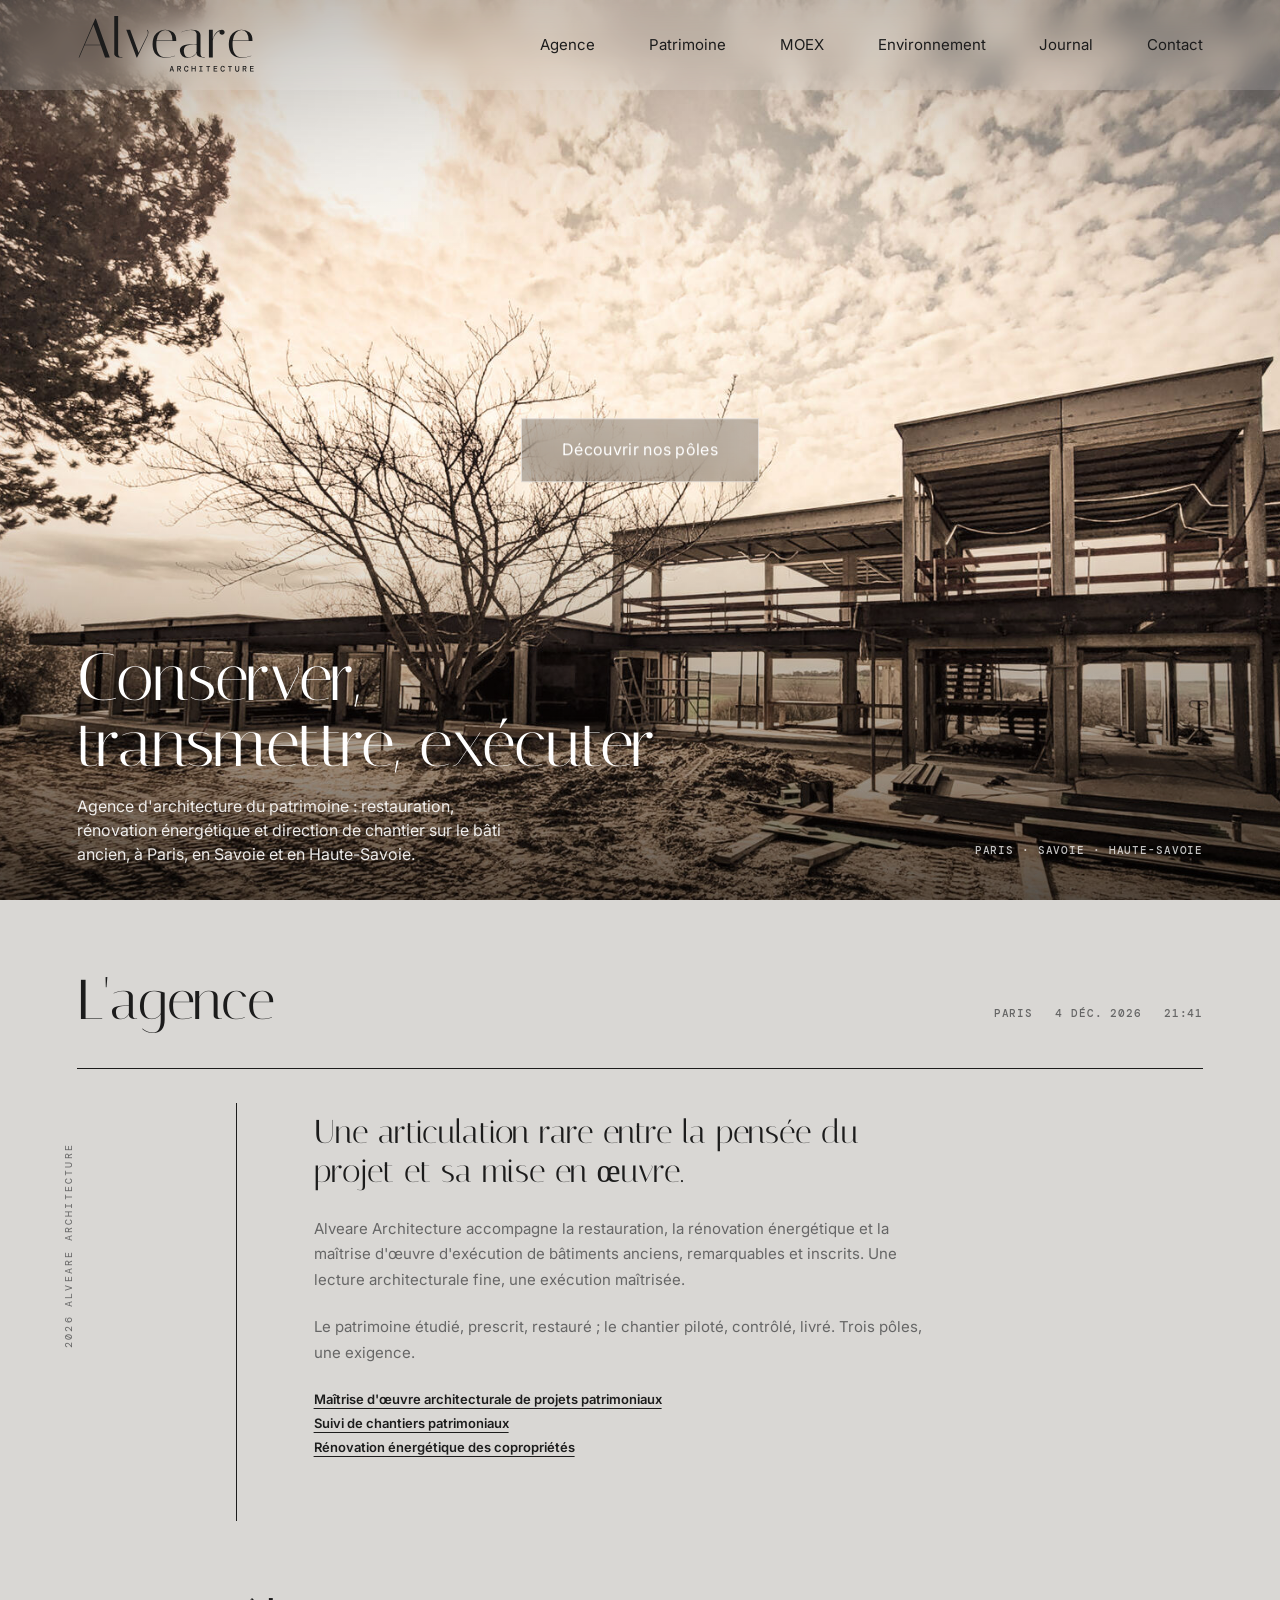
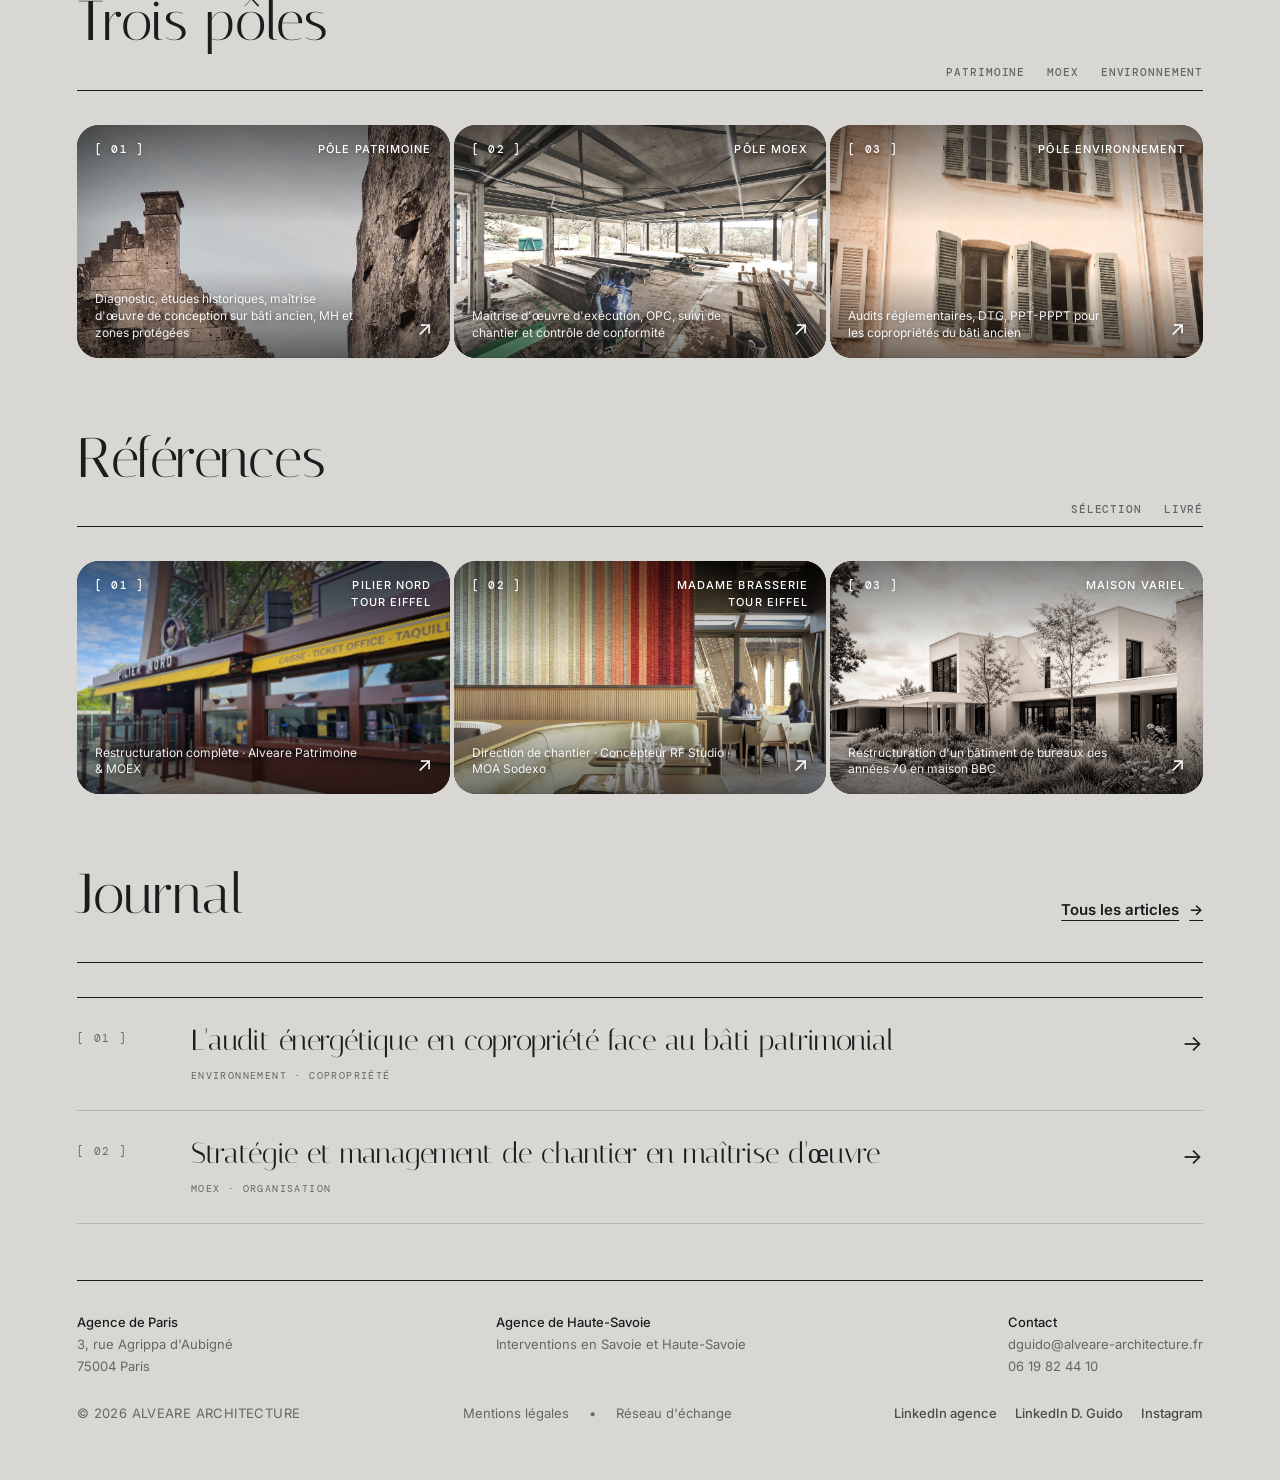
<file: index.html>
<!DOCTYPE html>
<html lang="fr">
<head>
<meta charset="utf-8">
<meta name="viewport" content="width=device-width, initial-scale=1">
<title>Alveare Architecture — Agence d'architecture du patrimoine, Paris 04</title>
<meta name="description" content="Alveare Architecture, agence d'architecture du patrimoine à Paris (75004) et en Savoie/Haute-Savoie : maîtrise d'œuvre patrimoniale, rénovation énergétique et exécution de chantier sur le bâti ancien.">
<meta property="og:title" content="Alveare Architecture — Agence d'architecture du patrimoine, Paris 04">
<meta property="og:description" content="Alveare Architecture, agence d'architecture du patrimoine à Paris (75004) et en Savoie/Haute-Savoie : maîtrise d'œuvre patrimoniale, rénovation énergétique et exécution de chantier sur le bâti ancien.">
<meta property="og:image" content="assets/img/hero.jpg">
<link rel="icon" href="assets/favicon.svg" type="image/svg+xml">
<link rel="preconnect" href="https://fonts.googleapis.com">
<link rel="preconnect" href="https://fonts.gstatic.com" crossorigin>
<link rel="stylesheet" href="style.css">
</head>
<body class="page-home">
<a class="skip-link" href="#main">Aller au contenu</a>

<div class="home-hero-wrap">
  <header class="site-nav">
  <a class="logo" href="index.html" aria-label="Alveare Architecture, accueil"><svg xmlns="http://www.w3.org/2000/svg" fill="none" viewBox="0 0 482 168" role="img" aria-label="Alveare Architecture"><title>Alveare Architecture</title><path fill="currentColor" d="M6.3 118.0H4.5L49.35 13.0L51.0 12.25L88.8 118.0H76.05L64.35 85.0H20.55ZM44.699999999999996 29.200000000000003 21.15 83.5H63.9ZM118.35 118.0Q105.14999999999999 118.0 101.7 111.1Q100.95 109.6 100.95 108.4V5.650000000000006H111.44999999999999V107.35Q111.44999999999999 111.7 113.17499999999998 114.025Q114.89999999999999 116.35 116.69999999999999 116.5L118.35 116.8H123.0V118.0ZM189.6 43.900000000000006 190.5 43.0Q191.1 43.3 192.075 44.8Q193.05 46.3 193.275 47.5Q193.5 48.7 193.5 49.75Q193.5 53.8 191.7 58.0L162.9 118.0H161.4L133.5 43.0H144.0L166.95 105.1L190.2 58.0Q192.0 54.85 192.0 50.5Q192.0 46.150000000000006 189.6 43.900000000000006ZM214.95 81.4Q214.95 100.0 221.475 108.7Q228.0 117.4 238.65 117.4Q253.65 117.4 265.35 112.9L265.8 113.95Q253.8 118.6 238.72500000000002 118.6Q223.65 118.6 214.2 109.6Q204.75 100.6 204.75 81.85Q204.75 63.1 214.65 52.75Q224.55 42.400000000000006 239.85 42.400000000000006Q252.15 42.400000000000006 260.55 49.75Q268.95 57.1 268.95 71.5Q268.95 72.25 268.95 73.0H215.4Q214.95 77.05000000000001 214.95 81.4ZM215.55 71.80000000000001H258.75Q258.6 57.400000000000006 253.20000000000002 50.50000000000001Q247.8 43.60000000000001 239.25 43.60000000000001Q230.7 43.60000000000001 224.02499999999998 51.10000000000001Q217.35 58.6 215.55 71.80000000000001ZM341.55 118.0Q331.35 118.0 327.6 114.1Q324.15000000000003 110.8 324.15000000000003 108.4V105.25Q316.8 118.6 300.6 118.6Q281.70000000000005 118.6 279.15000000000003 101.5Q278.85 99.7 278.85 97.825Q278.85 95.95 279.45000000000005 93.7Q280.05 91.45 282.90000000000003 88.75Q288.6 83.35 307.95000000000005 82.15Q312.75 81.7 316.8 81.7Q320.85 81.7 324.15000000000003 82.0V57.1Q323.85 56.95 324.15000000000003 55.675000000000004Q324.45000000000005 54.400000000000006 323.625 52.37500000000001Q322.8 50.35000000000001 321.45000000000005 48.400000000000006Q320.1 46.45 316.65000000000003 45.025000000000006Q313.20000000000005 43.60000000000001 307.65000000000003 43.60000000000001Q302.1 43.60000000000001 294.675 45.62500000000001Q287.25 47.650000000000006 283.8 49.60000000000001L283.20000000000005 48.55Q296.55 42.400000000000006 310.35 42.400000000000006Q325.8 42.400000000000006 330.75 47.95Q334.65000000000003 52.3 334.65000000000003 57.1V107.35Q334.65000000000003 111.7 336.375 114.025Q338.1 116.35 339.90000000000003 116.5L341.55 116.8H346.20000000000005V118.0ZM303.0 117.4Q310.95000000000005 117.4 317.32500000000005 111.92500000000001Q323.70000000000005 106.45 324.15000000000003 101.35V83.2Q320.1 82.9 315.975 82.9Q311.85 82.9 307.8 83.35Q296.40000000000003 84.7 292.95000000000005 88.45Q289.5 92.2 289.5 98.8Q289.5 100.0 289.65000000000003 101.5Q291.0 117.4 303.0 117.4ZM386.1 49.45V46.3Q379.35 49.0 373.80000000000007 57.175Q368.25000000000006 65.35 367.95000000000005 72.55000000000001V118.0H357.45000000000005V43.0H367.95000000000005V66.85Q370.35 58.150000000000006 377.1 50.425000000000004Q383.85 42.7 392.40000000000003 42.400000000000006H393.00000000000006Q396.00000000000006 42.400000000000006 398.0250000000001 44.425000000000004Q400.05000000000007 46.45 400.05000000000007 49.45Q400.05000000000007 52.45 398.0250000000001 54.400000000000006Q396.00000000000006 56.35 393.00000000000006 56.35Q390.00000000000006 56.35 388.05000000000007 54.400000000000006Q386.1 52.45 386.1 49.45ZM421.50000000000006 81.4Q421.50000000000006 100.0 428.0250000000001 108.7Q434.55000000000007 117.4 445.20000000000005 117.4Q460.20000000000005 117.4 471.9000000000001 112.9L472.3500000000001 113.95Q460.3500000000001 118.6 445.2750000000001 118.6Q430.20000000000005 118.6 420.75000000000006 109.6Q411.30000000000007 100.6 411.30000000000007 81.85Q411.30000000000007 63.1 421.20000000000005 52.75Q431.1000000000001 42.400000000000006 446.4000000000001 42.400000000000006Q458.70000000000005 42.400000000000006 467.1 49.75Q475.50000000000006 57.1 475.50000000000006 71.5Q475.50000000000006 72.25 475.50000000000006 73.0H421.95000000000005Q421.50000000000006 77.05000000000001 421.50000000000006 81.4ZM422.1000000000001 71.80000000000001H465.30000000000007Q465.1500000000001 57.400000000000006 459.7500000000001 50.50000000000001Q454.3500000000001 43.60000000000001 445.80000000000007 43.60000000000001Q437.25000000000006 43.60000000000001 430.57500000000005 51.10000000000001Q423.9000000000001 58.6 422.1000000000001 71.80000000000001Z"/><g transform="translate(250.3 0)"><path fill="currentColor" d="M0.616 156.0 5.2139999999999995 140.6H7.986L12.584 156.0H10.054L9.02 152.304H4.18L3.146 156.0ZM6.534 143.9 4.707999999999999 150.434H8.491999999999999L6.6659999999999995 143.9ZM21.349999999999998 156.0V140.6H26.387999999999998Q28.192 140.6 29.369 141.216Q30.546 141.832 31.128999999999998 142.877Q31.711999999999996 143.922 31.711999999999996 145.242Q31.711999999999996 146.738 30.952999999999996 147.893Q30.194 149.048 28.631999999999998 149.576L31.866 156.0H29.159999999999997L26.212 149.906H23.682V156.0ZM23.682 147.794H26.256Q27.839999999999996 147.794 28.576999999999998 147.09Q29.314 146.386 29.314 145.242Q29.314 144.076 28.588 143.38299999999998Q27.862 142.69 26.233999999999998 142.69H23.682ZM46.044 156.264Q44.108 156.264 42.754999999999995 155.274Q41.402 154.284 40.687 152.49099999999999Q39.972 150.698 39.972 148.322Q39.972 145.924 40.687 144.131Q41.402 142.338 42.766 141.337Q44.129999999999995 140.336 46.044 140.336Q48.53 140.336 50.004 141.68900000000002Q51.477999999999994 143.042 51.72 145.352H49.146Q48.948 144.142 48.167 143.339Q47.385999999999996 142.536 46.022 142.536Q44.284 142.536 43.316 144.07600000000002Q42.348 145.616 42.348 148.322Q42.348 151.006 43.316 152.535Q44.284 154.064 46.022 154.064Q47.43 154.064 48.178 153.327Q48.926 152.59 49.146 151.38H51.72Q51.367999999999995 153.646 49.937999999999995 154.95499999999998Q48.507999999999996 156.264 46.044 156.264ZM60.001999999999995 156.0V140.6H62.333999999999996V146.98H69.06599999999999V140.6H71.398V156.0H69.06599999999999V149.114H62.333999999999996V156.0ZM80.89 156.0V153.932H84.234V142.668H80.934V140.6H89.866V142.668H86.566V153.932H89.91V156.0ZM103.934 156.0V142.69H99.798V140.6H110.402V142.69H106.266V156.0ZM119.96000000000001 156.0V140.6H129.794V142.69H122.292V147.178H129.13400000000001V149.246H122.292V153.91H129.794V156.0ZM144.544 156.264Q142.608 156.264 141.255 155.274Q139.90200000000002 154.284 139.187 152.49099999999999Q138.472 150.698 138.472 148.322Q138.472 145.924 139.187 144.131Q139.90200000000002 142.338 141.26600000000002 141.337Q142.63 140.336 144.544 140.336Q147.03 140.336 148.50400000000002 141.68900000000002Q149.978 143.042 150.22 145.352H147.64600000000002Q147.448 144.142 146.667 143.339Q145.886 142.536 144.522 142.536Q142.784 142.536 141.816 144.07600000000002Q140.848 145.616 140.848 148.322Q140.848 151.006 141.816 152.535Q142.784 154.064 144.522 154.064Q145.93 154.064 146.678 153.327Q147.42600000000002 152.59 147.64600000000002 151.38H150.22Q149.868 153.646 148.438 154.95499999999998Q147.008 156.264 144.544 156.264ZM163.034 156.0V142.69H158.898V140.6H169.50199999999998V142.69H165.36599999999999V156.0ZM183.856 156.264Q182.29399999999998 156.264 181.07299999999998 155.626Q179.85199999999998 154.988 179.14799999999997 153.679Q178.444 152.37 178.444 150.368V140.6H180.77599999999998V150.5Q180.77599999999998 152.26 181.61199999999997 153.21699999999998Q182.44799999999998 154.174 183.89999999999998 154.174Q185.35199999999998 154.174 186.188 153.21699999999998Q187.02399999999997 152.26 187.02399999999997 150.5V140.6H189.356V150.368Q189.356 152.37 188.63 153.679Q187.904 154.988 186.661 155.626Q185.41799999999998 156.264 183.856 156.264ZM198.64999999999998 156.0V140.6H203.68799999999996Q205.49199999999996 140.6 206.66899999999998 141.216Q207.84599999999998 141.832 208.42899999999997 142.877Q209.01199999999997 143.922 209.01199999999997 145.242Q209.01199999999997 146.738 208.253 147.893Q207.49399999999997 149.048 205.93199999999996 149.576L209.16599999999997 156.0H206.45999999999998L203.51199999999997 149.906H200.98199999999997V156.0ZM200.98199999999997 147.794H203.55599999999998Q205.13999999999996 147.794 205.87699999999995 147.09Q206.61399999999998 146.386 206.61399999999998 145.242Q206.61399999999998 144.076 205.88799999999998 143.38299999999998Q205.16199999999998 142.69 203.53399999999996 142.69H200.98199999999997ZM218.45999999999995 156.0V140.6H228.29399999999995V142.69H220.79199999999997V147.178H227.63399999999996V149.246H220.79199999999997V153.91H228.29399999999995V156.0Z"/></g></svg></a>
  <button class="nav-toggle" aria-expanded="false" aria-controls="nav-links">Menu</button>
  <nav class="nav-links" id="nav-links" aria-label="Navigation principale"><a href="agence.html">Agence</a><a href="patrimoine.html">Patrimoine</a><a href="moex.html">MOEX</a><a href="environnement.html">Environnement</a><a href="journal.html">Journal</a><a href="contact.html">Contact</a></nav>
</header>
  <div class="hero">
    <img src="assets/img/hero.jpg" srcset="assets/img/hero-m.jpg 900w, assets/img/hero.jpg 1920w" sizes="100vw" alt="Chantier de restructuration : ossature métallique d'un bâtiment des années 1970 sous ciel nuageux" fetchpriority="high">
  </div>
  <a class="hero-cta" href="#poles">Découvrir nos pôles</a>
  <div class="hero-caption">
    <div>
      <h1>Conserver, transmettre, exécuter</h1>
      <p class="hero-sub">Agence d'architecture du patrimoine : restauration, rénovation énergétique et direction de chantier sur le bâti ancien, à Paris, en Savoie et en Haute-Savoie.</p>
    </div>
    <div class="mono"><span>Paris · Savoie · Haute-Savoie</span></div>
  </div>
</div>

<main id="main">
<section class="section">
  <div class="section-head reveal">
    <h2>L'agence</h2>
    <div class="page-meta" aria-label="Lieu, date et heure"><span>Paris</span><span data-date>—</span><span data-time>—</span></div>
  </div>
  <div class="intro-grid reveal">
    <div class="col-bar"><span class="sidebar-brand">2026 Alveare Architecture</span></div>
    <div class="content">
      <p class="lead">Une articulation rare entre la pensée du projet et sa mise en œuvre.</p>
      <p>Alveare Architecture accompagne la restauration, la rénovation énergétique et la maîtrise d'œuvre d'exécution de bâtiments anciens, remarquables et inscrits. Une lecture architecturale fine, une exécution maîtrisée.</p>
      <p>Le patrimoine étudié, prescrit, restauré ; le chantier piloté, contrôlé, livré. Trois pôles, une exigence.</p>
      <ul class="list-under">
        <li><a href="patrimoine.html">Maîtrise d'œuvre architecturale de projets patrimoniaux</a></li>
        <li><a href="moex.html">Suivi de chantiers patrimoniaux</a></li>
        <li><a href="environnement.html">Rénovation énergétique des copropriétés</a></li>
      </ul>
    </div>
  </div>
</section>

<section class="section" id="poles">
  <div class="section-head reveal">
    <h2>Trois pôles</h2>
    <div class="mono"><span>Patrimoine</span><span>MOEX</span><span>Environnement</span></div>
  </div>
  <div class="work-grid reveal">
    <a class="work-tile" href="patrimoine.html">
  <img src="assets/img/pole-patrimoine.jpg" alt="Mur en pierre de taille et pignon à redents d'un bâtiment ancien" loading="lazy">
  <span class="tile-num">[ 01 ]</span><span class="tile-tags">Pôle Patrimoine</span><span class="tile-sub">Diagnostic, études historiques, maîtrise d'œuvre de conception sur bâti ancien, MH et zones protégées</span><span class="tile-arrow" aria-hidden="true">↗</span>
</a>
    <a class="work-tile" href="moex.html">
  <img src="assets/img/pole-moex.jpg" alt="Chantier de restructuration, ossature métallique en cours de montage" loading="lazy">
  <span class="tile-num">[ 02 ]</span><span class="tile-tags">Pôle MOEX</span><span class="tile-sub">Maîtrise d'œuvre d'exécution, OPC, suivi de chantier et contrôle de conformité</span><span class="tile-arrow" aria-hidden="true">↗</span>
</a>
    <a class="work-tile" href="environnement.html">
  <img src="assets/img/pole-environnement.jpg" alt="Façade ancienne enduite, fenêtres à volets persiennés" loading="lazy">
  <span class="tile-num">[ 03 ]</span><span class="tile-tags">Pôle Environnement</span><span class="tile-sub">Audits réglementaires, DTG, PPT-PPPT pour les copropriétés du bâti ancien</span><span class="tile-arrow" aria-hidden="true">↗</span>
</a>
  </div>
</section>

<section class="section">
  <div class="section-head reveal">
    <h2>Références</h2>
    <div class="mono"><span>Sélection</span><span>Livré</span></div>
  </div>
  <div class="work-grid reveal">
    <a class="work-tile" href="patrimoine.html#references">
  <img src="assets/img/ref-pilier-nord.jpg" alt="Billetterie du pilier Nord de la Tour Eiffel après restructuration" loading="lazy">
  <span class="tile-num">[ 01 ]</span><span class="tile-tags">Pilier Nord<br>Tour Eiffel</span><span class="tile-sub">Restructuration complète · Alveare Patrimoine &amp; MOEX</span><span class="tile-arrow" aria-hidden="true">↗</span>
</a>
    <a class="work-tile" href="moex.html#reference-brasserie">
  <img src="assets/img/ref-brasserie.jpg" alt="Salle de restaurant Madame Brasserie au premier étage de la Tour Eiffel" loading="lazy">
  <span class="tile-num">[ 02 ]</span><span class="tile-tags">Madame Brasserie<br>Tour Eiffel</span><span class="tile-sub">Direction de chantier · Concepteur RF Studio · MOA Sodexo</span><span class="tile-arrow" aria-hidden="true">↗</span>
</a>
    <a class="work-tile" href="moex.html#references">
  <img src="assets/img/ref-variel.jpg" alt="Maison contemporaine blanche aux larges baies vitrées dans un jardin de graminées" loading="lazy">
  <span class="tile-num">[ 03 ]</span><span class="tile-tags">Maison Variel</span><span class="tile-sub">Restructuration d'un bâtiment de bureaux des années 70 en maison BBC</span><span class="tile-arrow" aria-hidden="true">↗</span>
</a>
  </div>
</section>

<section class="section">
  <div class="section-head reveal">
    <h2>Journal</h2>
    <a class="arrow-link" href="journal.html">Tous les articles <span>→</span></a>
  </div>
  <div class="journal-list reveal">
    <a class="journal-item" href="journal-audit-energetique-copro-bati-patrimonial.html">
      <span class="num">[ 01 ]</span>
      <div><h3>L'audit énergétique en copropriété face au bâti patrimonial</h3><div class="tags">Environnement · Copropriété</div></div>
      <span class="arrow" aria-hidden="true">→</span>
    </a>
    <a class="journal-item" href="journal-strategie-et-management-de-chantier-en-maitrise-d-oeuvre.html">
      <span class="num">[ 02 ]</span>
      <div><h3>Stratégie et management de chantier en maîtrise d'œuvre</h3><div class="tags">MOEX · Organisation</div></div>
      <span class="arrow" aria-hidden="true">→</span>
    </a>
  </div>
</section>
</main>

<footer class="site-footer">
  <div class="footer-top-row">
    <div class="block"><strong>Agence de Paris</strong>3, rue Agrippa d'Aubigné<br>75004 Paris</div>
    <div class="block"><strong>Agence de Haute-Savoie</strong>Interventions en Savoie et Haute-Savoie</div>
    <div class="block"><strong>Contact</strong><a href="mailto:dguido@alveare-architecture.fr">dguido@alveare-architecture.fr</a><br><a href="tel:+33619824410">06 19 82 44 10</a></div>
  </div>
  <div class="footer-bottom-row">
    <span class="copyright">© 2026 ALVEARE ARCHITECTURE</span>
    <div class="footer-legal"><a href="mentions-legales.html">Mentions légales</a><span class="dot">•</span><a href="https://www.alveare-architecture.fr/r%C3%A9seau-social" target="_blank" rel="noopener noreferrer">Réseau d'échange</a></div>
    <div class="social-row"><a href="https://www.linkedin.com/company/alvearearchitecture" target="_blank" rel="noopener noreferrer">LinkedIn agence</a><a href="https://www.linkedin.com/in/deborahguido" target="_blank" rel="noopener noreferrer">LinkedIn D. Guido</a><a href="https://www.instagram.com/deborahguido.architecte" target="_blank" rel="noopener noreferrer">Instagram</a></div>
  </div>
</footer>
<script>
(function(){
  var months=['janv.','févr.','mars','avr.','mai','juin','juil.','août','sept.','oct.','nov.','déc.'];
  function tick(){
    var d=new Date();
    var ds=d.getDate()+' '+months[d.getMonth()]+' '+d.getFullYear();
    var ts=String(d.getHours()).padStart(2,'0')+':'+String(d.getMinutes()).padStart(2,'0');
    document.querySelectorAll('[data-date]').forEach(function(e){e.textContent=ds;});
    document.querySelectorAll('[data-time]').forEach(function(e){e.textContent=ts;});
  }
  tick(); setInterval(tick,30000);
  var t=document.querySelector('.nav-toggle'), n=document.getElementById('nav-links');
  if(t&&n){t.addEventListener('click',function(){var o=n.classList.toggle('open');t.setAttribute('aria-expanded',o?'true':'false');t.textContent=o?'Fermer':'Menu';});}
  if('IntersectionObserver' in window){
    var io=new IntersectionObserver(function(es){es.forEach(function(e){if(e.isIntersecting){e.target.classList.add('in');io.unobserve(e.target);}});},{threshold:.12});
    document.querySelectorAll('.reveal').forEach(function(el){io.observe(el);});
  } else { document.querySelectorAll('.reveal').forEach(function(el){el.classList.add('in');}); }
  var f=document.querySelector('form.contact-form');
  if(f){f.addEventListener('submit',function(ev){
    ev.preventDefault();
    var fd=new FormData(f), lines=[], seen={};
    fd.forEach(function(v,k){ if(!v) return; if(seen[k]!==undefined){lines[seen[k]]+=', '+v;} else {seen[k]=lines.length; lines.push(k+' : '+v);} });
    var body=encodeURIComponent(lines.join('\n'));
    window.location.href='mailto:dguido@alveare-architecture.fr?subject='+encodeURIComponent('Demande via alveare-architecture.fr')+'&body='+body;
  });}
})();
</script>
</body>
</html>
</file>
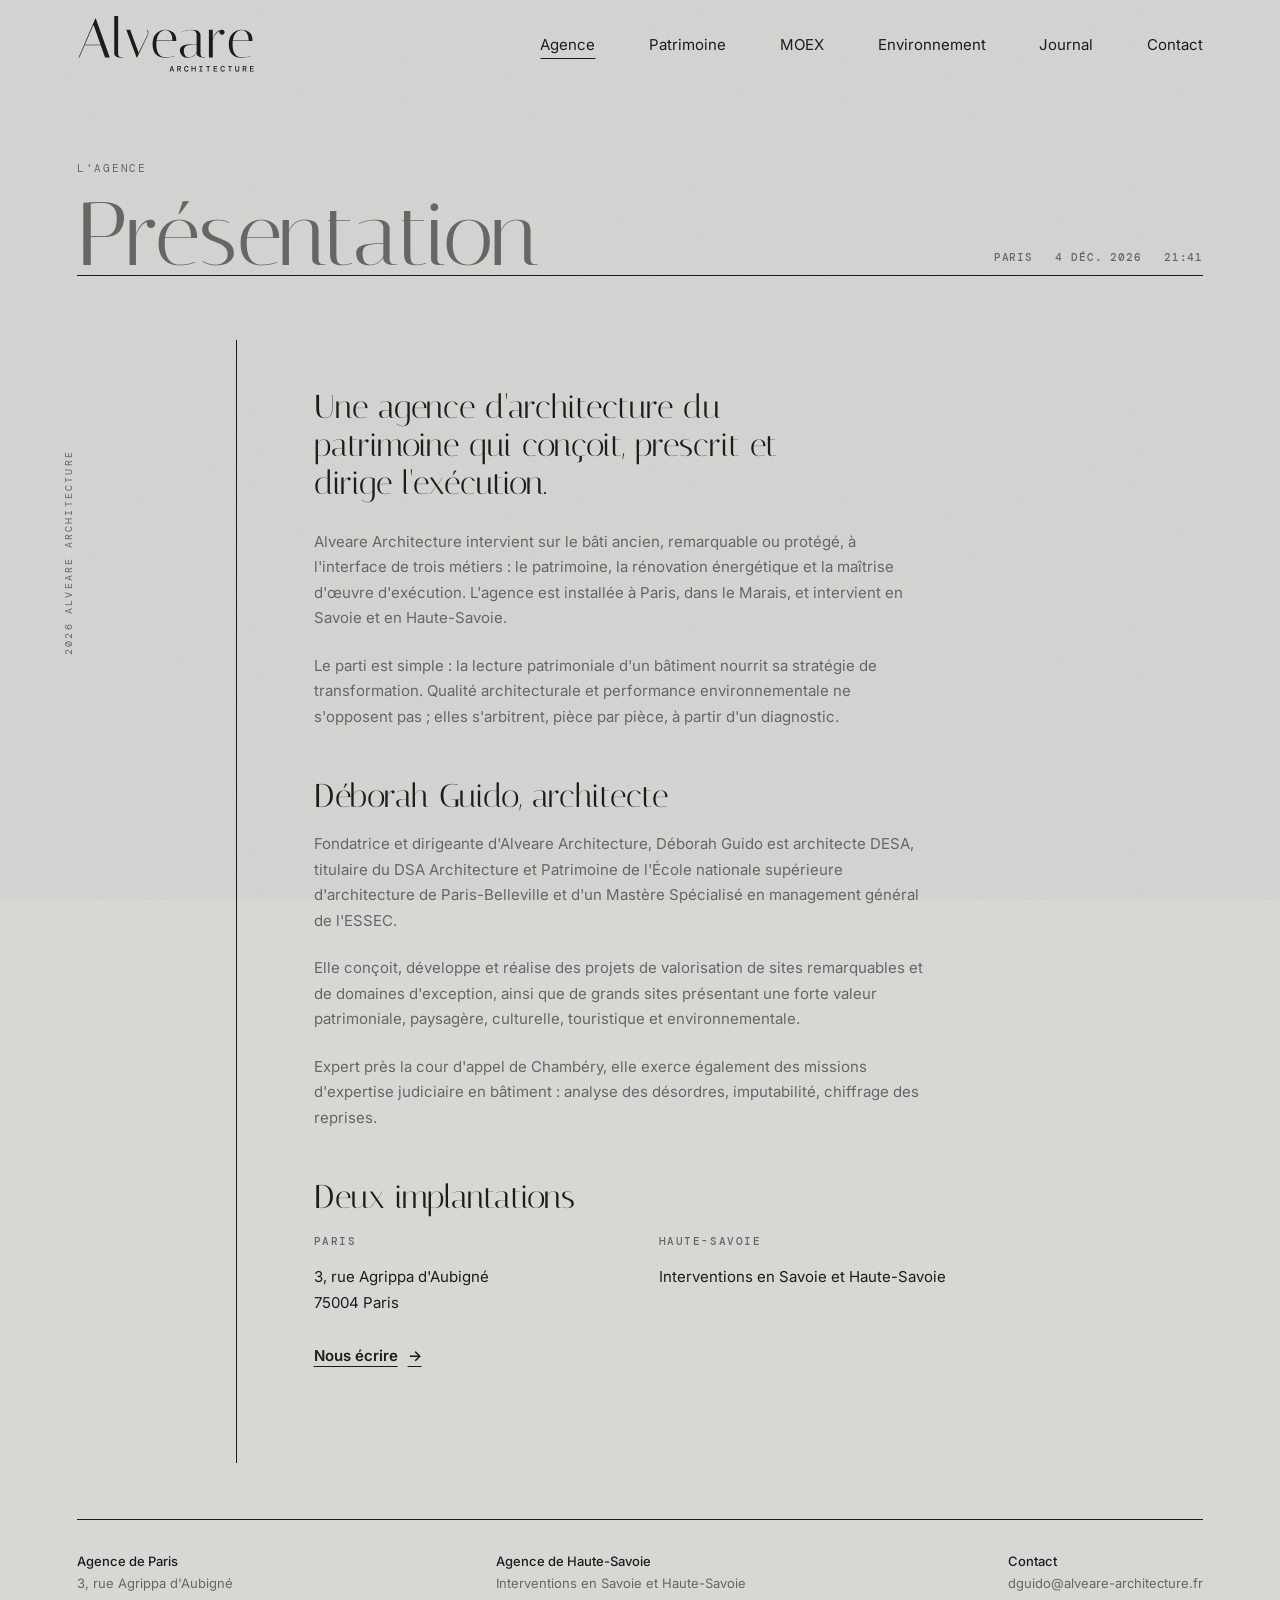
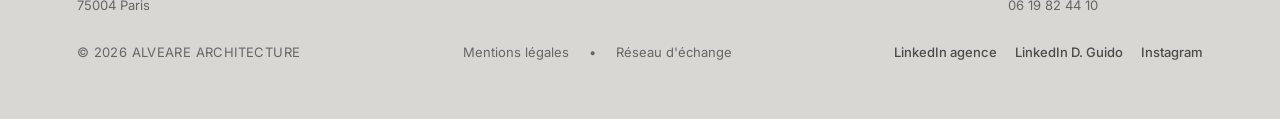
<file: agence.html>
<!DOCTYPE html>
<html lang="fr">
<head>
<meta charset="utf-8">
<meta name="viewport" content="width=device-width, initial-scale=1">
<title>L'agence — Présentation — Alveare Architecture</title>
<meta name="description" content="Alveare Architecture, agence d'architecture du patrimoine fondée par Déborah Guido, architecte DESA : patrimoine, rénovation énergétique et maîtrise d'œuvre d'exécution, à Paris et en Haute-Savoie.">
<meta property="og:title" content="L'agence — Présentation — Alveare Architecture">
<meta property="og:description" content="Alveare Architecture, agence d'architecture du patrimoine fondée par Déborah Guido, architecte DESA : patrimoine, rénovation énergétique et maîtrise d'œuvre d'exécution, à Paris et en Haute-Savoie.">
<meta property="og:image" content="assets/img/hero.jpg">
<link rel="icon" href="assets/favicon.svg" type="image/svg+xml">
<link rel="preconnect" href="https://fonts.googleapis.com">
<link rel="preconnect" href="https://fonts.gstatic.com" crossorigin>
<link rel="stylesheet" href="style.css">
</head>
<body class="page-sub">
<a class="skip-link" href="#main">Aller au contenu</a>

<header class="site-nav">
  <a class="logo" href="index.html" aria-label="Alveare Architecture, accueil"><svg xmlns="http://www.w3.org/2000/svg" fill="none" viewBox="0 0 482 168" role="img" aria-label="Alveare Architecture"><title>Alveare Architecture</title><path fill="currentColor" d="M6.3 118.0H4.5L49.35 13.0L51.0 12.25L88.8 118.0H76.05L64.35 85.0H20.55ZM44.699999999999996 29.200000000000003 21.15 83.5H63.9ZM118.35 118.0Q105.14999999999999 118.0 101.7 111.1Q100.95 109.6 100.95 108.4V5.650000000000006H111.44999999999999V107.35Q111.44999999999999 111.7 113.17499999999998 114.025Q114.89999999999999 116.35 116.69999999999999 116.5L118.35 116.8H123.0V118.0ZM189.6 43.900000000000006 190.5 43.0Q191.1 43.3 192.075 44.8Q193.05 46.3 193.275 47.5Q193.5 48.7 193.5 49.75Q193.5 53.8 191.7 58.0L162.9 118.0H161.4L133.5 43.0H144.0L166.95 105.1L190.2 58.0Q192.0 54.85 192.0 50.5Q192.0 46.150000000000006 189.6 43.900000000000006ZM214.95 81.4Q214.95 100.0 221.475 108.7Q228.0 117.4 238.65 117.4Q253.65 117.4 265.35 112.9L265.8 113.95Q253.8 118.6 238.72500000000002 118.6Q223.65 118.6 214.2 109.6Q204.75 100.6 204.75 81.85Q204.75 63.1 214.65 52.75Q224.55 42.400000000000006 239.85 42.400000000000006Q252.15 42.400000000000006 260.55 49.75Q268.95 57.1 268.95 71.5Q268.95 72.25 268.95 73.0H215.4Q214.95 77.05000000000001 214.95 81.4ZM215.55 71.80000000000001H258.75Q258.6 57.400000000000006 253.20000000000002 50.50000000000001Q247.8 43.60000000000001 239.25 43.60000000000001Q230.7 43.60000000000001 224.02499999999998 51.10000000000001Q217.35 58.6 215.55 71.80000000000001ZM341.55 118.0Q331.35 118.0 327.6 114.1Q324.15000000000003 110.8 324.15000000000003 108.4V105.25Q316.8 118.6 300.6 118.6Q281.70000000000005 118.6 279.15000000000003 101.5Q278.85 99.7 278.85 97.825Q278.85 95.95 279.45000000000005 93.7Q280.05 91.45 282.90000000000003 88.75Q288.6 83.35 307.95000000000005 82.15Q312.75 81.7 316.8 81.7Q320.85 81.7 324.15000000000003 82.0V57.1Q323.85 56.95 324.15000000000003 55.675000000000004Q324.45000000000005 54.400000000000006 323.625 52.37500000000001Q322.8 50.35000000000001 321.45000000000005 48.400000000000006Q320.1 46.45 316.65000000000003 45.025000000000006Q313.20000000000005 43.60000000000001 307.65000000000003 43.60000000000001Q302.1 43.60000000000001 294.675 45.62500000000001Q287.25 47.650000000000006 283.8 49.60000000000001L283.20000000000005 48.55Q296.55 42.400000000000006 310.35 42.400000000000006Q325.8 42.400000000000006 330.75 47.95Q334.65000000000003 52.3 334.65000000000003 57.1V107.35Q334.65000000000003 111.7 336.375 114.025Q338.1 116.35 339.90000000000003 116.5L341.55 116.8H346.20000000000005V118.0ZM303.0 117.4Q310.95000000000005 117.4 317.32500000000005 111.92500000000001Q323.70000000000005 106.45 324.15000000000003 101.35V83.2Q320.1 82.9 315.975 82.9Q311.85 82.9 307.8 83.35Q296.40000000000003 84.7 292.95000000000005 88.45Q289.5 92.2 289.5 98.8Q289.5 100.0 289.65000000000003 101.5Q291.0 117.4 303.0 117.4ZM386.1 49.45V46.3Q379.35 49.0 373.80000000000007 57.175Q368.25000000000006 65.35 367.95000000000005 72.55000000000001V118.0H357.45000000000005V43.0H367.95000000000005V66.85Q370.35 58.150000000000006 377.1 50.425000000000004Q383.85 42.7 392.40000000000003 42.400000000000006H393.00000000000006Q396.00000000000006 42.400000000000006 398.0250000000001 44.425000000000004Q400.05000000000007 46.45 400.05000000000007 49.45Q400.05000000000007 52.45 398.0250000000001 54.400000000000006Q396.00000000000006 56.35 393.00000000000006 56.35Q390.00000000000006 56.35 388.05000000000007 54.400000000000006Q386.1 52.45 386.1 49.45ZM421.50000000000006 81.4Q421.50000000000006 100.0 428.0250000000001 108.7Q434.55000000000007 117.4 445.20000000000005 117.4Q460.20000000000005 117.4 471.9000000000001 112.9L472.3500000000001 113.95Q460.3500000000001 118.6 445.2750000000001 118.6Q430.20000000000005 118.6 420.75000000000006 109.6Q411.30000000000007 100.6 411.30000000000007 81.85Q411.30000000000007 63.1 421.20000000000005 52.75Q431.1000000000001 42.400000000000006 446.4000000000001 42.400000000000006Q458.70000000000005 42.400000000000006 467.1 49.75Q475.50000000000006 57.1 475.50000000000006 71.5Q475.50000000000006 72.25 475.50000000000006 73.0H421.95000000000005Q421.50000000000006 77.05000000000001 421.50000000000006 81.4ZM422.1000000000001 71.80000000000001H465.30000000000007Q465.1500000000001 57.400000000000006 459.7500000000001 50.50000000000001Q454.3500000000001 43.60000000000001 445.80000000000007 43.60000000000001Q437.25000000000006 43.60000000000001 430.57500000000005 51.10000000000001Q423.9000000000001 58.6 422.1000000000001 71.80000000000001Z"/><g transform="translate(250.3 0)"><path fill="currentColor" d="M0.616 156.0 5.2139999999999995 140.6H7.986L12.584 156.0H10.054L9.02 152.304H4.18L3.146 156.0ZM6.534 143.9 4.707999999999999 150.434H8.491999999999999L6.6659999999999995 143.9ZM21.349999999999998 156.0V140.6H26.387999999999998Q28.192 140.6 29.369 141.216Q30.546 141.832 31.128999999999998 142.877Q31.711999999999996 143.922 31.711999999999996 145.242Q31.711999999999996 146.738 30.952999999999996 147.893Q30.194 149.048 28.631999999999998 149.576L31.866 156.0H29.159999999999997L26.212 149.906H23.682V156.0ZM23.682 147.794H26.256Q27.839999999999996 147.794 28.576999999999998 147.09Q29.314 146.386 29.314 145.242Q29.314 144.076 28.588 143.38299999999998Q27.862 142.69 26.233999999999998 142.69H23.682ZM46.044 156.264Q44.108 156.264 42.754999999999995 155.274Q41.402 154.284 40.687 152.49099999999999Q39.972 150.698 39.972 148.322Q39.972 145.924 40.687 144.131Q41.402 142.338 42.766 141.337Q44.129999999999995 140.336 46.044 140.336Q48.53 140.336 50.004 141.68900000000002Q51.477999999999994 143.042 51.72 145.352H49.146Q48.948 144.142 48.167 143.339Q47.385999999999996 142.536 46.022 142.536Q44.284 142.536 43.316 144.07600000000002Q42.348 145.616 42.348 148.322Q42.348 151.006 43.316 152.535Q44.284 154.064 46.022 154.064Q47.43 154.064 48.178 153.327Q48.926 152.59 49.146 151.38H51.72Q51.367999999999995 153.646 49.937999999999995 154.95499999999998Q48.507999999999996 156.264 46.044 156.264ZM60.001999999999995 156.0V140.6H62.333999999999996V146.98H69.06599999999999V140.6H71.398V156.0H69.06599999999999V149.114H62.333999999999996V156.0ZM80.89 156.0V153.932H84.234V142.668H80.934V140.6H89.866V142.668H86.566V153.932H89.91V156.0ZM103.934 156.0V142.69H99.798V140.6H110.402V142.69H106.266V156.0ZM119.96000000000001 156.0V140.6H129.794V142.69H122.292V147.178H129.13400000000001V149.246H122.292V153.91H129.794V156.0ZM144.544 156.264Q142.608 156.264 141.255 155.274Q139.90200000000002 154.284 139.187 152.49099999999999Q138.472 150.698 138.472 148.322Q138.472 145.924 139.187 144.131Q139.90200000000002 142.338 141.26600000000002 141.337Q142.63 140.336 144.544 140.336Q147.03 140.336 148.50400000000002 141.68900000000002Q149.978 143.042 150.22 145.352H147.64600000000002Q147.448 144.142 146.667 143.339Q145.886 142.536 144.522 142.536Q142.784 142.536 141.816 144.07600000000002Q140.848 145.616 140.848 148.322Q140.848 151.006 141.816 152.535Q142.784 154.064 144.522 154.064Q145.93 154.064 146.678 153.327Q147.42600000000002 152.59 147.64600000000002 151.38H150.22Q149.868 153.646 148.438 154.95499999999998Q147.008 156.264 144.544 156.264ZM163.034 156.0V142.69H158.898V140.6H169.50199999999998V142.69H165.36599999999999V156.0ZM183.856 156.264Q182.29399999999998 156.264 181.07299999999998 155.626Q179.85199999999998 154.988 179.14799999999997 153.679Q178.444 152.37 178.444 150.368V140.6H180.77599999999998V150.5Q180.77599999999998 152.26 181.61199999999997 153.21699999999998Q182.44799999999998 154.174 183.89999999999998 154.174Q185.35199999999998 154.174 186.188 153.21699999999998Q187.02399999999997 152.26 187.02399999999997 150.5V140.6H189.356V150.368Q189.356 152.37 188.63 153.679Q187.904 154.988 186.661 155.626Q185.41799999999998 156.264 183.856 156.264ZM198.64999999999998 156.0V140.6H203.68799999999996Q205.49199999999996 140.6 206.66899999999998 141.216Q207.84599999999998 141.832 208.42899999999997 142.877Q209.01199999999997 143.922 209.01199999999997 145.242Q209.01199999999997 146.738 208.253 147.893Q207.49399999999997 149.048 205.93199999999996 149.576L209.16599999999997 156.0H206.45999999999998L203.51199999999997 149.906H200.98199999999997V156.0ZM200.98199999999997 147.794H203.55599999999998Q205.13999999999996 147.794 205.87699999999995 147.09Q206.61399999999998 146.386 206.61399999999998 145.242Q206.61399999999998 144.076 205.88799999999998 143.38299999999998Q205.16199999999998 142.69 203.53399999999996 142.69H200.98199999999997ZM218.45999999999995 156.0V140.6H228.29399999999995V142.69H220.79199999999997V147.178H227.63399999999996V149.246H220.79199999999997V153.91H228.29399999999995V156.0Z"/></g></svg></a>
  <button class="nav-toggle" aria-expanded="false" aria-controls="nav-links">Menu</button>
  <nav class="nav-links" id="nav-links" aria-label="Navigation principale"><a href="agence.html" class="active">Agence</a><a href="patrimoine.html">Patrimoine</a><a href="moex.html">MOEX</a><a href="environnement.html">Environnement</a><a href="journal.html">Journal</a><a href="contact.html">Contact</a></nav>
</header>
<section class="page-head">
  <div class="page-head-row">
    <div><span class="kicker">L'agence</span><h1>Présentation</h1></div>
    <div class="page-meta" aria-label="Lieu, date et heure"><span>Paris</span><span data-date>—</span><span data-time>—</span></div>
  </div>
</section>
<main id="main" class="content-wrap">
  <div class="col-bar"><span class="sidebar-brand">2026 Alveare Architecture</span></div>
  <div class="content narrow agence-content">
    <p class="lead">Une agence d'architecture du patrimoine qui conçoit, prescrit et dirige l'exécution.</p>
    <p>Alveare Architecture intervient sur le bâti ancien, remarquable ou protégé, à l'interface de trois métiers : le patrimoine, la rénovation énergétique et la maîtrise d'œuvre d'exécution. L'agence est installée à Paris, dans le Marais, et intervient en Savoie et en Haute-Savoie.</p>
    <p>Le parti est simple : la lecture patrimoniale d'un bâtiment nourrit sa stratégie de transformation. Qualité architecturale et performance environnementale ne s'opposent pas ; elles s'arbitrent, pièce par pièce, à partir d'un diagnostic.</p>

    <h2>Déborah Guido, architecte</h2>
    <p>Fondatrice et dirigeante d'Alveare Architecture, Déborah Guido est architecte DESA, titulaire du DSA Architecture et Patrimoine de l'École nationale supérieure d'architecture de Paris-Belleville et d'un Mastère Spécialisé en management général de l'ESSEC.</p>
    <p>Elle conçoit, développe et réalise des projets de valorisation de sites remarquables et de domaines d'exception, ainsi que de grands sites présentant une forte valeur patrimoniale, paysagère, culturelle, touristique et environnementale.</p>
    <p>Expert près la cour d'appel de Chambéry, elle exerce également des missions d'expertise judiciaire en bâtiment : analyse des désordres, imputabilité, chiffrage des reprises.</p>



    <h2>Deux implantations</h2>
    <div class="places">
      <div><span class="mono">Paris</span><p>3, rue Agrippa d'Aubigné<br>75004 Paris</p></div>
      <div><span class="mono">Haute-Savoie</span><p>Interventions en Savoie et Haute-Savoie</p></div>
    </div>
    <p><a class="arrow-link" href="contact.html">Nous écrire <span>→</span></a></p>
  </div>
</main>

<footer class="site-footer">
  <div class="footer-top-row">
    <div class="block"><strong>Agence de Paris</strong>3, rue Agrippa d'Aubigné<br>75004 Paris</div>
    <div class="block"><strong>Agence de Haute-Savoie</strong>Interventions en Savoie et Haute-Savoie</div>
    <div class="block"><strong>Contact</strong><a href="mailto:dguido@alveare-architecture.fr">dguido@alveare-architecture.fr</a><br><a href="tel:+33619824410">06 19 82 44 10</a></div>
  </div>
  <div class="footer-bottom-row">
    <span class="copyright">© 2026 ALVEARE ARCHITECTURE</span>
    <div class="footer-legal"><a href="mentions-legales.html">Mentions légales</a><span class="dot">•</span><a href="https://www.alveare-architecture.fr/r%C3%A9seau-social" target="_blank" rel="noopener noreferrer">Réseau d'échange</a></div>
    <div class="social-row"><a href="https://www.linkedin.com/company/alvearearchitecture" target="_blank" rel="noopener noreferrer">LinkedIn agence</a><a href="https://www.linkedin.com/in/deborahguido" target="_blank" rel="noopener noreferrer">LinkedIn D. Guido</a><a href="https://www.instagram.com/deborahguido.architecte" target="_blank" rel="noopener noreferrer">Instagram</a></div>
  </div>
</footer>
<script>
(function(){
  var months=['janv.','févr.','mars','avr.','mai','juin','juil.','août','sept.','oct.','nov.','déc.'];
  function tick(){
    var d=new Date();
    var ds=d.getDate()+' '+months[d.getMonth()]+' '+d.getFullYear();
    var ts=String(d.getHours()).padStart(2,'0')+':'+String(d.getMinutes()).padStart(2,'0');
    document.querySelectorAll('[data-date]').forEach(function(e){e.textContent=ds;});
    document.querySelectorAll('[data-time]').forEach(function(e){e.textContent=ts;});
  }
  tick(); setInterval(tick,30000);
  var t=document.querySelector('.nav-toggle'), n=document.getElementById('nav-links');
  if(t&&n){t.addEventListener('click',function(){var o=n.classList.toggle('open');t.setAttribute('aria-expanded',o?'true':'false');t.textContent=o?'Fermer':'Menu';});}
  if('IntersectionObserver' in window){
    var io=new IntersectionObserver(function(es){es.forEach(function(e){if(e.isIntersecting){e.target.classList.add('in');io.unobserve(e.target);}});},{threshold:.12});
    document.querySelectorAll('.reveal').forEach(function(el){io.observe(el);});
  } else { document.querySelectorAll('.reveal').forEach(function(el){el.classList.add('in');}); }
  var f=document.querySelector('form.contact-form');
  if(f){f.addEventListener('submit',function(ev){
    ev.preventDefault();
    var fd=new FormData(f), lines=[], seen={};
    fd.forEach(function(v,k){ if(!v) return; if(seen[k]!==undefined){lines[seen[k]]+=', '+v;} else {seen[k]=lines.length; lines.push(k+' : '+v);} });
    var body=encodeURIComponent(lines.join('\n'));
    window.location.href='mailto:dguido@alveare-architecture.fr?subject='+encodeURIComponent('Demande via alveare-architecture.fr')+'&body='+body;
  });}
})();
</script>
</body>
</html>
</file>
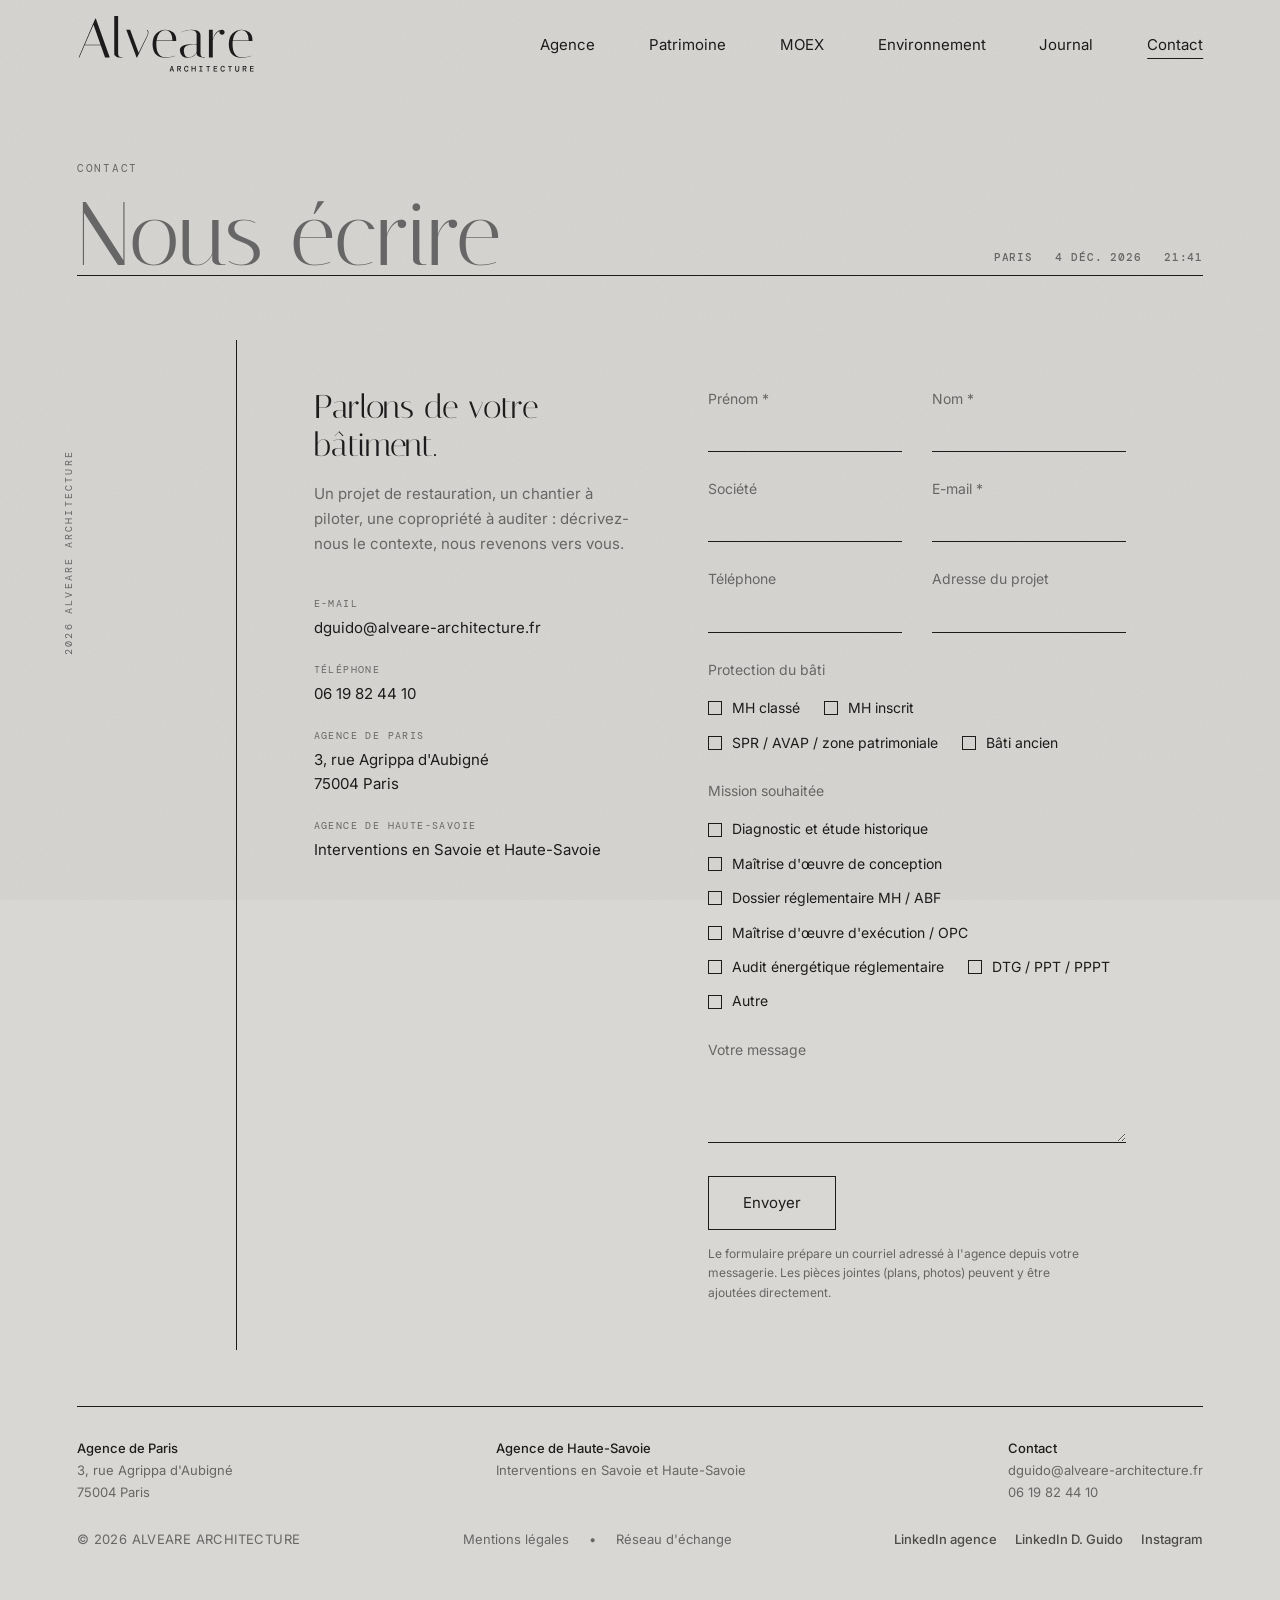
<file: contact.html>
<!DOCTYPE html>
<html lang="fr">
<head>
<meta charset="utf-8">
<meta name="viewport" content="width=device-width, initial-scale=1">
<title>Contact — Alveare Architecture, Paris 04</title>
<meta name="description" content="Contacter Alveare Architecture : agence de Paris (3 rue Agrippa d'Aubigné, 75004) et agence de Haute-Savoie. Formulaire de demande de mission.">
<meta property="og:title" content="Contact — Alveare Architecture, Paris 04">
<meta property="og:description" content="Contacter Alveare Architecture : agence de Paris (3 rue Agrippa d'Aubigné, 75004) et agence de Haute-Savoie. Formulaire de demande de mission.">
<meta property="og:image" content="assets/img/hero.jpg">
<link rel="icon" href="assets/favicon.svg" type="image/svg+xml">
<link rel="preconnect" href="https://fonts.googleapis.com">
<link rel="preconnect" href="https://fonts.gstatic.com" crossorigin>
<link rel="stylesheet" href="style.css">
</head>
<body class="page-sub">
<a class="skip-link" href="#main">Aller au contenu</a>

<header class="site-nav">
  <a class="logo" href="index.html" aria-label="Alveare Architecture, accueil"><svg xmlns="http://www.w3.org/2000/svg" fill="none" viewBox="0 0 482 168" role="img" aria-label="Alveare Architecture"><title>Alveare Architecture</title><path fill="currentColor" d="M6.3 118.0H4.5L49.35 13.0L51.0 12.25L88.8 118.0H76.05L64.35 85.0H20.55ZM44.699999999999996 29.200000000000003 21.15 83.5H63.9ZM118.35 118.0Q105.14999999999999 118.0 101.7 111.1Q100.95 109.6 100.95 108.4V5.650000000000006H111.44999999999999V107.35Q111.44999999999999 111.7 113.17499999999998 114.025Q114.89999999999999 116.35 116.69999999999999 116.5L118.35 116.8H123.0V118.0ZM189.6 43.900000000000006 190.5 43.0Q191.1 43.3 192.075 44.8Q193.05 46.3 193.275 47.5Q193.5 48.7 193.5 49.75Q193.5 53.8 191.7 58.0L162.9 118.0H161.4L133.5 43.0H144.0L166.95 105.1L190.2 58.0Q192.0 54.85 192.0 50.5Q192.0 46.150000000000006 189.6 43.900000000000006ZM214.95 81.4Q214.95 100.0 221.475 108.7Q228.0 117.4 238.65 117.4Q253.65 117.4 265.35 112.9L265.8 113.95Q253.8 118.6 238.72500000000002 118.6Q223.65 118.6 214.2 109.6Q204.75 100.6 204.75 81.85Q204.75 63.1 214.65 52.75Q224.55 42.400000000000006 239.85 42.400000000000006Q252.15 42.400000000000006 260.55 49.75Q268.95 57.1 268.95 71.5Q268.95 72.25 268.95 73.0H215.4Q214.95 77.05000000000001 214.95 81.4ZM215.55 71.80000000000001H258.75Q258.6 57.400000000000006 253.20000000000002 50.50000000000001Q247.8 43.60000000000001 239.25 43.60000000000001Q230.7 43.60000000000001 224.02499999999998 51.10000000000001Q217.35 58.6 215.55 71.80000000000001ZM341.55 118.0Q331.35 118.0 327.6 114.1Q324.15000000000003 110.8 324.15000000000003 108.4V105.25Q316.8 118.6 300.6 118.6Q281.70000000000005 118.6 279.15000000000003 101.5Q278.85 99.7 278.85 97.825Q278.85 95.95 279.45000000000005 93.7Q280.05 91.45 282.90000000000003 88.75Q288.6 83.35 307.95000000000005 82.15Q312.75 81.7 316.8 81.7Q320.85 81.7 324.15000000000003 82.0V57.1Q323.85 56.95 324.15000000000003 55.675000000000004Q324.45000000000005 54.400000000000006 323.625 52.37500000000001Q322.8 50.35000000000001 321.45000000000005 48.400000000000006Q320.1 46.45 316.65000000000003 45.025000000000006Q313.20000000000005 43.60000000000001 307.65000000000003 43.60000000000001Q302.1 43.60000000000001 294.675 45.62500000000001Q287.25 47.650000000000006 283.8 49.60000000000001L283.20000000000005 48.55Q296.55 42.400000000000006 310.35 42.400000000000006Q325.8 42.400000000000006 330.75 47.95Q334.65000000000003 52.3 334.65000000000003 57.1V107.35Q334.65000000000003 111.7 336.375 114.025Q338.1 116.35 339.90000000000003 116.5L341.55 116.8H346.20000000000005V118.0ZM303.0 117.4Q310.95000000000005 117.4 317.32500000000005 111.92500000000001Q323.70000000000005 106.45 324.15000000000003 101.35V83.2Q320.1 82.9 315.975 82.9Q311.85 82.9 307.8 83.35Q296.40000000000003 84.7 292.95000000000005 88.45Q289.5 92.2 289.5 98.8Q289.5 100.0 289.65000000000003 101.5Q291.0 117.4 303.0 117.4ZM386.1 49.45V46.3Q379.35 49.0 373.80000000000007 57.175Q368.25000000000006 65.35 367.95000000000005 72.55000000000001V118.0H357.45000000000005V43.0H367.95000000000005V66.85Q370.35 58.150000000000006 377.1 50.425000000000004Q383.85 42.7 392.40000000000003 42.400000000000006H393.00000000000006Q396.00000000000006 42.400000000000006 398.0250000000001 44.425000000000004Q400.05000000000007 46.45 400.05000000000007 49.45Q400.05000000000007 52.45 398.0250000000001 54.400000000000006Q396.00000000000006 56.35 393.00000000000006 56.35Q390.00000000000006 56.35 388.05000000000007 54.400000000000006Q386.1 52.45 386.1 49.45ZM421.50000000000006 81.4Q421.50000000000006 100.0 428.0250000000001 108.7Q434.55000000000007 117.4 445.20000000000005 117.4Q460.20000000000005 117.4 471.9000000000001 112.9L472.3500000000001 113.95Q460.3500000000001 118.6 445.2750000000001 118.6Q430.20000000000005 118.6 420.75000000000006 109.6Q411.30000000000007 100.6 411.30000000000007 81.85Q411.30000000000007 63.1 421.20000000000005 52.75Q431.1000000000001 42.400000000000006 446.4000000000001 42.400000000000006Q458.70000000000005 42.400000000000006 467.1 49.75Q475.50000000000006 57.1 475.50000000000006 71.5Q475.50000000000006 72.25 475.50000000000006 73.0H421.95000000000005Q421.50000000000006 77.05000000000001 421.50000000000006 81.4ZM422.1000000000001 71.80000000000001H465.30000000000007Q465.1500000000001 57.400000000000006 459.7500000000001 50.50000000000001Q454.3500000000001 43.60000000000001 445.80000000000007 43.60000000000001Q437.25000000000006 43.60000000000001 430.57500000000005 51.10000000000001Q423.9000000000001 58.6 422.1000000000001 71.80000000000001Z"/><g transform="translate(250.3 0)"><path fill="currentColor" d="M0.616 156.0 5.2139999999999995 140.6H7.986L12.584 156.0H10.054L9.02 152.304H4.18L3.146 156.0ZM6.534 143.9 4.707999999999999 150.434H8.491999999999999L6.6659999999999995 143.9ZM21.349999999999998 156.0V140.6H26.387999999999998Q28.192 140.6 29.369 141.216Q30.546 141.832 31.128999999999998 142.877Q31.711999999999996 143.922 31.711999999999996 145.242Q31.711999999999996 146.738 30.952999999999996 147.893Q30.194 149.048 28.631999999999998 149.576L31.866 156.0H29.159999999999997L26.212 149.906H23.682V156.0ZM23.682 147.794H26.256Q27.839999999999996 147.794 28.576999999999998 147.09Q29.314 146.386 29.314 145.242Q29.314 144.076 28.588 143.38299999999998Q27.862 142.69 26.233999999999998 142.69H23.682ZM46.044 156.264Q44.108 156.264 42.754999999999995 155.274Q41.402 154.284 40.687 152.49099999999999Q39.972 150.698 39.972 148.322Q39.972 145.924 40.687 144.131Q41.402 142.338 42.766 141.337Q44.129999999999995 140.336 46.044 140.336Q48.53 140.336 50.004 141.68900000000002Q51.477999999999994 143.042 51.72 145.352H49.146Q48.948 144.142 48.167 143.339Q47.385999999999996 142.536 46.022 142.536Q44.284 142.536 43.316 144.07600000000002Q42.348 145.616 42.348 148.322Q42.348 151.006 43.316 152.535Q44.284 154.064 46.022 154.064Q47.43 154.064 48.178 153.327Q48.926 152.59 49.146 151.38H51.72Q51.367999999999995 153.646 49.937999999999995 154.95499999999998Q48.507999999999996 156.264 46.044 156.264ZM60.001999999999995 156.0V140.6H62.333999999999996V146.98H69.06599999999999V140.6H71.398V156.0H69.06599999999999V149.114H62.333999999999996V156.0ZM80.89 156.0V153.932H84.234V142.668H80.934V140.6H89.866V142.668H86.566V153.932H89.91V156.0ZM103.934 156.0V142.69H99.798V140.6H110.402V142.69H106.266V156.0ZM119.96000000000001 156.0V140.6H129.794V142.69H122.292V147.178H129.13400000000001V149.246H122.292V153.91H129.794V156.0ZM144.544 156.264Q142.608 156.264 141.255 155.274Q139.90200000000002 154.284 139.187 152.49099999999999Q138.472 150.698 138.472 148.322Q138.472 145.924 139.187 144.131Q139.90200000000002 142.338 141.26600000000002 141.337Q142.63 140.336 144.544 140.336Q147.03 140.336 148.50400000000002 141.68900000000002Q149.978 143.042 150.22 145.352H147.64600000000002Q147.448 144.142 146.667 143.339Q145.886 142.536 144.522 142.536Q142.784 142.536 141.816 144.07600000000002Q140.848 145.616 140.848 148.322Q140.848 151.006 141.816 152.535Q142.784 154.064 144.522 154.064Q145.93 154.064 146.678 153.327Q147.42600000000002 152.59 147.64600000000002 151.38H150.22Q149.868 153.646 148.438 154.95499999999998Q147.008 156.264 144.544 156.264ZM163.034 156.0V142.69H158.898V140.6H169.50199999999998V142.69H165.36599999999999V156.0ZM183.856 156.264Q182.29399999999998 156.264 181.07299999999998 155.626Q179.85199999999998 154.988 179.14799999999997 153.679Q178.444 152.37 178.444 150.368V140.6H180.77599999999998V150.5Q180.77599999999998 152.26 181.61199999999997 153.21699999999998Q182.44799999999998 154.174 183.89999999999998 154.174Q185.35199999999998 154.174 186.188 153.21699999999998Q187.02399999999997 152.26 187.02399999999997 150.5V140.6H189.356V150.368Q189.356 152.37 188.63 153.679Q187.904 154.988 186.661 155.626Q185.41799999999998 156.264 183.856 156.264ZM198.64999999999998 156.0V140.6H203.68799999999996Q205.49199999999996 140.6 206.66899999999998 141.216Q207.84599999999998 141.832 208.42899999999997 142.877Q209.01199999999997 143.922 209.01199999999997 145.242Q209.01199999999997 146.738 208.253 147.893Q207.49399999999997 149.048 205.93199999999996 149.576L209.16599999999997 156.0H206.45999999999998L203.51199999999997 149.906H200.98199999999997V156.0ZM200.98199999999997 147.794H203.55599999999998Q205.13999999999996 147.794 205.87699999999995 147.09Q206.61399999999998 146.386 206.61399999999998 145.242Q206.61399999999998 144.076 205.88799999999998 143.38299999999998Q205.16199999999998 142.69 203.53399999999996 142.69H200.98199999999997ZM218.45999999999995 156.0V140.6H228.29399999999995V142.69H220.79199999999997V147.178H227.63399999999996V149.246H220.79199999999997V153.91H228.29399999999995V156.0Z"/></g></svg></a>
  <button class="nav-toggle" aria-expanded="false" aria-controls="nav-links">Menu</button>
  <nav class="nav-links" id="nav-links" aria-label="Navigation principale"><a href="agence.html">Agence</a><a href="patrimoine.html">Patrimoine</a><a href="moex.html">MOEX</a><a href="environnement.html">Environnement</a><a href="journal.html">Journal</a><a href="contact.html" class="active">Contact</a></nav>
</header>
<section class="page-head">
  <div class="page-head-row">
    <div><span class="kicker">Contact</span><h1>Nous écrire</h1></div>
    <div class="page-meta" aria-label="Lieu, date et heure"><span>Paris</span><span data-date>—</span><span data-time>—</span></div>
  </div>
</section>
<main id="main" class="content-wrap">
  <div class="col-bar"><span class="sidebar-brand">2026 Alveare Architecture</span></div>
  <div class="contact-content">
    <div class="contact-info">
      <p class="contact-tagline">Parlons de votre bâtiment.</p>
      <p class="contact-intro">Un projet de restauration, un chantier à piloter, une copropriété à auditer : décrivez-nous le contexte, nous revenons vers vous.</p>
      <div class="contact-detail"><span class="contact-detail-label">E-mail</span><a class="contact-detail-value" href="mailto:dguido@alveare-architecture.fr">dguido@alveare-architecture.fr</a></div>
      <div class="contact-detail"><span class="contact-detail-label">Téléphone</span><a class="contact-detail-value" href="tel:+33619824410">06 19 82 44 10</a></div>
      <div class="contact-detail"><span class="contact-detail-label">Agence de Paris</span><span class="contact-detail-value">3, rue Agrippa d'Aubigné<br>75004 Paris</span></div>
      <div class="contact-detail"><span class="contact-detail-label">Agence de Haute-Savoie</span><span class="contact-detail-value">Interventions en Savoie et Haute-Savoie</span></div>
    </div>
    <form class="contact-form" novalidate>
      <div class="form-row">
        <div class="field"><label for="prenom">Prénom *</label><input id="prenom" name="Prénom" type="text" required autocomplete="given-name"></div>
        <div class="field"><label for="nom">Nom *</label><input id="nom" name="Nom" type="text" required autocomplete="family-name"></div>
      </div>
      <div class="form-row">
        <div class="field"><label for="societe">Société</label><input id="societe" name="Société" type="text" autocomplete="organization"></div>
        <div class="field"><label for="email">E-mail *</label><input id="email" name="E-mail" type="email" required autocomplete="email"></div>
      </div>
      <div class="form-row">
        <div class="field"><label for="tel">Téléphone</label><input id="tel" name="Téléphone" type="tel" autocomplete="tel"></div>
        <div class="field"><label for="adresse">Adresse du projet</label><input id="adresse" name="Adresse du projet" type="text"></div>
      </div>
      <fieldset class="field full" style="border:0">
        <legend style="font-size:14px;color:var(--muted);margin-bottom:12px">Protection du bâti</legend>
        <div class="checks">
          <label><input type="checkbox" name="Protection" value="MH classé"> MH classé</label>
          <label><input type="checkbox" name="Protection" value="MH inscrit"> MH inscrit</label>
          <label><input type="checkbox" name="Protection" value="SPR / AVAP / zone patrimoniale"> SPR / AVAP / zone patrimoniale</label>
          <label><input type="checkbox" name="Protection" value="Bâti ancien"> Bâti ancien</label>
        </div>
      </fieldset>
      <fieldset class="field full" style="border:0">
        <legend style="font-size:14px;color:var(--muted);margin-bottom:12px">Mission souhaitée</legend>
        <div class="checks">
          <label><input type="checkbox" name="Mission" value="Diagnostic et étude historique"> Diagnostic et étude historique</label>
          <label><input type="checkbox" name="Mission" value="Maîtrise d'œuvre de conception"> Maîtrise d'œuvre de conception</label>
          <label><input type="checkbox" name="Mission" value="Dossier réglementaire MH / ABF"> Dossier réglementaire MH / ABF</label>
          <label><input type="checkbox" name="Mission" value="Maîtrise d'œuvre d'exécution / OPC"> Maîtrise d'œuvre d'exécution / OPC</label>
          <label><input type="checkbox" name="Mission" value="Audit énergétique réglementaire"> Audit énergétique réglementaire</label>
          <label><input type="checkbox" name="Mission" value="DTG / PPT / PPPT"> DTG / PPT / PPPT</label>
          <label><input type="checkbox" name="Mission" value="Autre"> Autre</label>
        </div>
      </fieldset>
      <div class="field full"><label for="message">Votre message</label><textarea id="message" name="Message" rows="3"></textarea></div>
      <button class="submit-btn" type="submit">Envoyer</button>
      <p class="form-note">Le formulaire prépare un courriel adressé à l'agence depuis votre messagerie. Les pièces jointes (plans, photos) peuvent y être ajoutées directement.</p>
    </form>
  </div>
</main>

<footer class="site-footer">
  <div class="footer-top-row">
    <div class="block"><strong>Agence de Paris</strong>3, rue Agrippa d'Aubigné<br>75004 Paris</div>
    <div class="block"><strong>Agence de Haute-Savoie</strong>Interventions en Savoie et Haute-Savoie</div>
    <div class="block"><strong>Contact</strong><a href="mailto:dguido@alveare-architecture.fr">dguido@alveare-architecture.fr</a><br><a href="tel:+33619824410">06 19 82 44 10</a></div>
  </div>
  <div class="footer-bottom-row">
    <span class="copyright">© 2026 ALVEARE ARCHITECTURE</span>
    <div class="footer-legal"><a href="mentions-legales.html">Mentions légales</a><span class="dot">•</span><a href="https://www.alveare-architecture.fr/r%C3%A9seau-social" target="_blank" rel="noopener noreferrer">Réseau d'échange</a></div>
    <div class="social-row"><a href="https://www.linkedin.com/company/alvearearchitecture" target="_blank" rel="noopener noreferrer">LinkedIn agence</a><a href="https://www.linkedin.com/in/deborahguido" target="_blank" rel="noopener noreferrer">LinkedIn D. Guido</a><a href="https://www.instagram.com/deborahguido.architecte" target="_blank" rel="noopener noreferrer">Instagram</a></div>
  </div>
</footer>
<script>
(function(){
  var months=['janv.','févr.','mars','avr.','mai','juin','juil.','août','sept.','oct.','nov.','déc.'];
  function tick(){
    var d=new Date();
    var ds=d.getDate()+' '+months[d.getMonth()]+' '+d.getFullYear();
    var ts=String(d.getHours()).padStart(2,'0')+':'+String(d.getMinutes()).padStart(2,'0');
    document.querySelectorAll('[data-date]').forEach(function(e){e.textContent=ds;});
    document.querySelectorAll('[data-time]').forEach(function(e){e.textContent=ts;});
  }
  tick(); setInterval(tick,30000);
  var t=document.querySelector('.nav-toggle'), n=document.getElementById('nav-links');
  if(t&&n){t.addEventListener('click',function(){var o=n.classList.toggle('open');t.setAttribute('aria-expanded',o?'true':'false');t.textContent=o?'Fermer':'Menu';});}
  if('IntersectionObserver' in window){
    var io=new IntersectionObserver(function(es){es.forEach(function(e){if(e.isIntersecting){e.target.classList.add('in');io.unobserve(e.target);}});},{threshold:.12});
    document.querySelectorAll('.reveal').forEach(function(el){io.observe(el);});
  } else { document.querySelectorAll('.reveal').forEach(function(el){el.classList.add('in');}); }
  var f=document.querySelector('form.contact-form');
  if(f){f.addEventListener('submit',function(ev){
    ev.preventDefault();
    var fd=new FormData(f), lines=[], seen={};
    fd.forEach(function(v,k){ if(!v) return; if(seen[k]!==undefined){lines[seen[k]]+=', '+v;} else {seen[k]=lines.length; lines.push(k+' : '+v);} });
    var body=encodeURIComponent(lines.join('\n'));
    window.location.href='mailto:dguido@alveare-architecture.fr?subject='+encodeURIComponent('Demande via alveare-architecture.fr')+'&body='+body;
  });}
})();
</script>
</body>
</html>
</file>
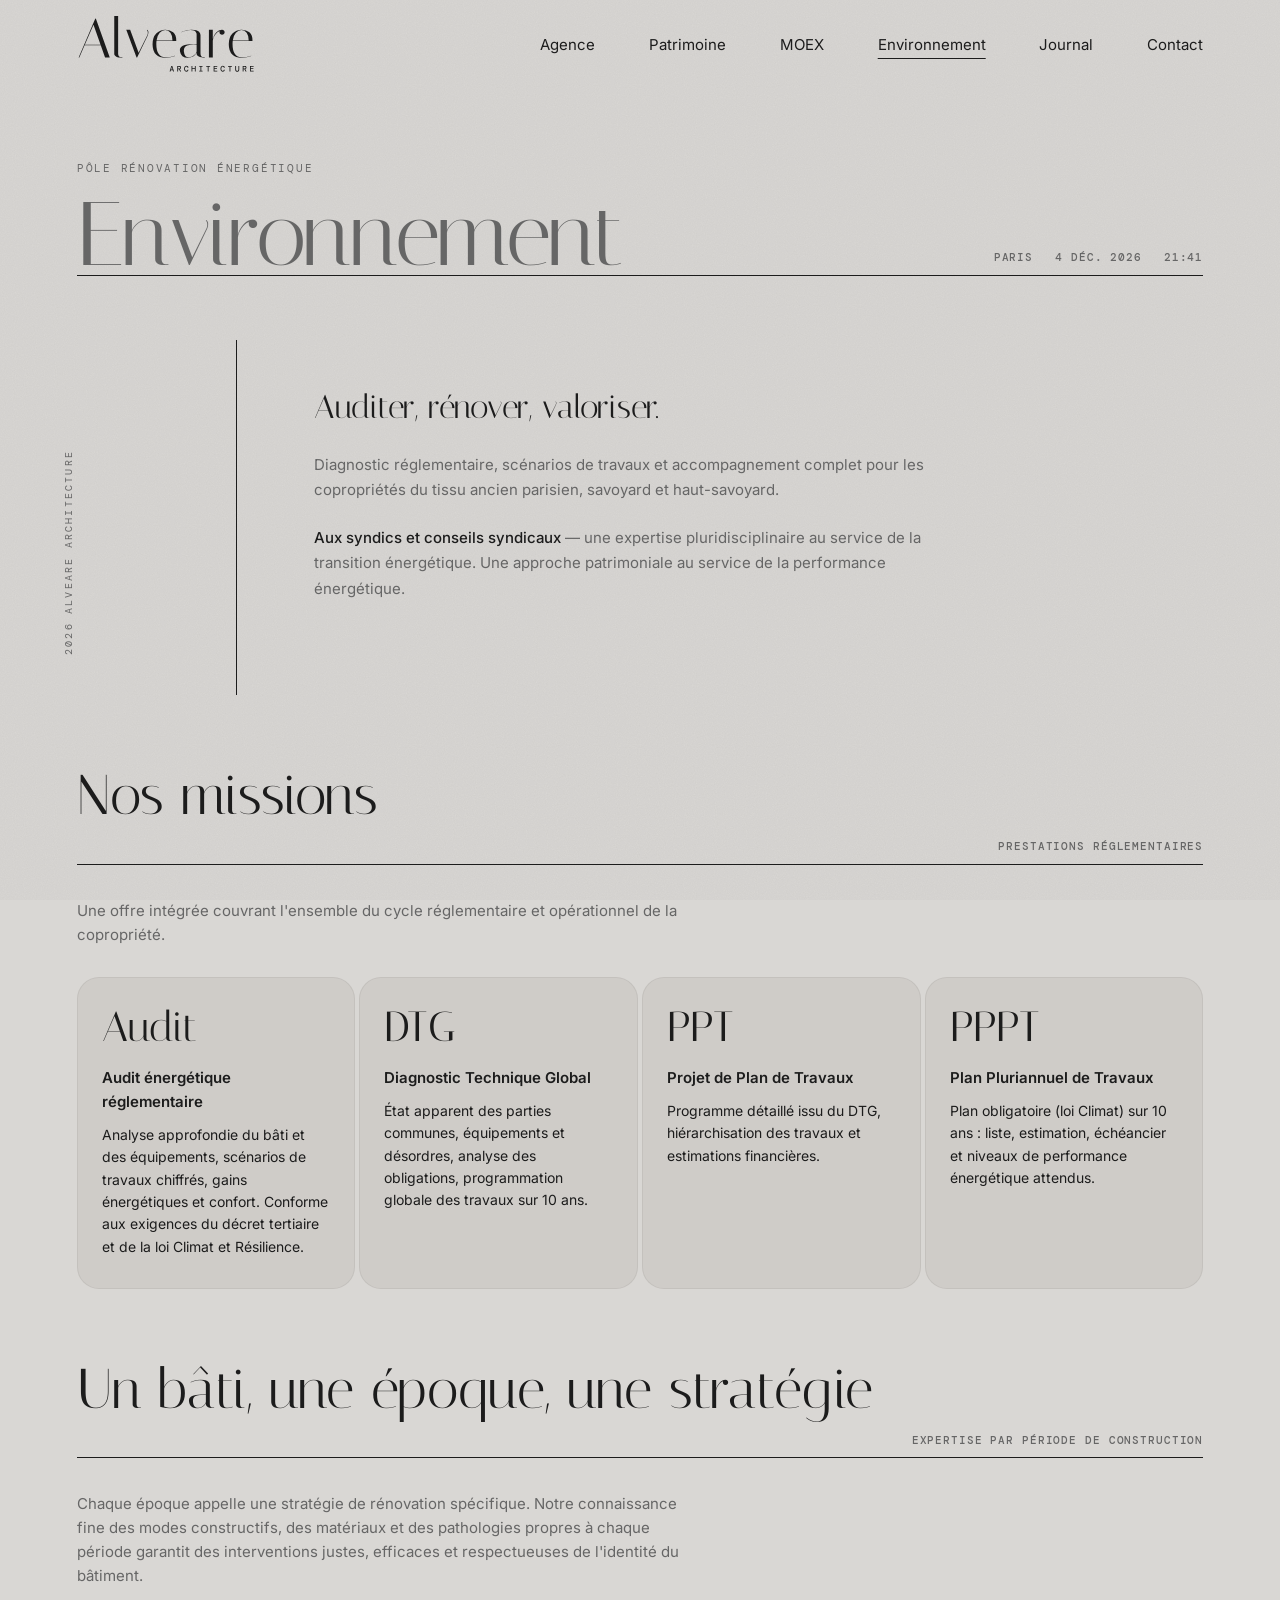
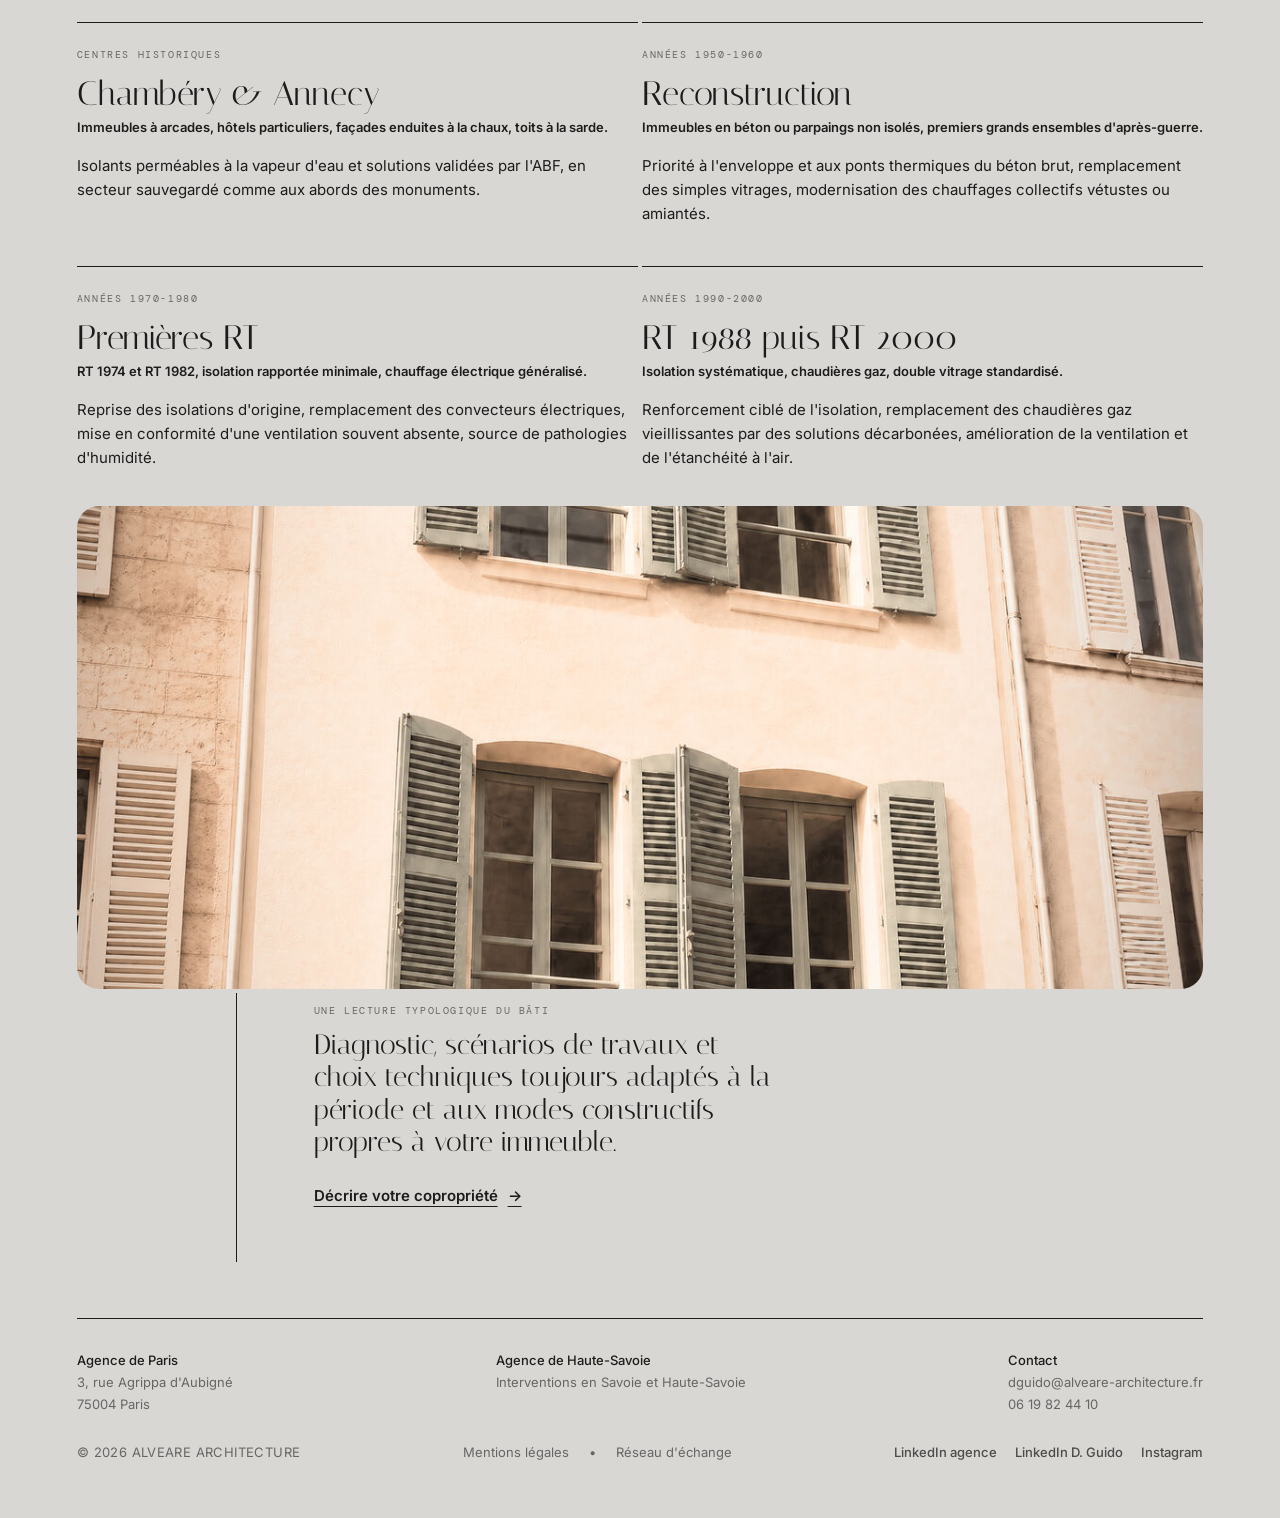
<file: environnement.html>
<!DOCTYPE html>
<html lang="fr">
<head>
<meta charset="utf-8">
<meta name="viewport" content="width=device-width, initial-scale=1">
<title>Pôle Environnement — Rénovation énergétique des copropriétés — Alveare Architecture</title>
<meta name="description" content="Audits réglementaires, DTG et PPT-PPPT pour les copropriétés du bâti ancien à Paris, en Savoie et Haute-Savoie, en zones patrimoniales protégées.">
<meta property="og:title" content="Pôle Environnement — Rénovation énergétique des copropriétés — Alveare Architecture">
<meta property="og:description" content="Audits réglementaires, DTG et PPT-PPPT pour les copropriétés du bâti ancien à Paris, en Savoie et Haute-Savoie, en zones patrimoniales protégées.">
<meta property="og:image" content="assets/img/hero.jpg">
<link rel="icon" href="assets/favicon.svg" type="image/svg+xml">
<link rel="preconnect" href="https://fonts.googleapis.com">
<link rel="preconnect" href="https://fonts.gstatic.com" crossorigin>
<link rel="stylesheet" href="style.css">
</head>
<body class="page-sub">
<a class="skip-link" href="#main">Aller au contenu</a>

<header class="site-nav">
  <a class="logo" href="index.html" aria-label="Alveare Architecture, accueil"><svg xmlns="http://www.w3.org/2000/svg" fill="none" viewBox="0 0 482 168" role="img" aria-label="Alveare Architecture"><title>Alveare Architecture</title><path fill="currentColor" d="M6.3 118.0H4.5L49.35 13.0L51.0 12.25L88.8 118.0H76.05L64.35 85.0H20.55ZM44.699999999999996 29.200000000000003 21.15 83.5H63.9ZM118.35 118.0Q105.14999999999999 118.0 101.7 111.1Q100.95 109.6 100.95 108.4V5.650000000000006H111.44999999999999V107.35Q111.44999999999999 111.7 113.17499999999998 114.025Q114.89999999999999 116.35 116.69999999999999 116.5L118.35 116.8H123.0V118.0ZM189.6 43.900000000000006 190.5 43.0Q191.1 43.3 192.075 44.8Q193.05 46.3 193.275 47.5Q193.5 48.7 193.5 49.75Q193.5 53.8 191.7 58.0L162.9 118.0H161.4L133.5 43.0H144.0L166.95 105.1L190.2 58.0Q192.0 54.85 192.0 50.5Q192.0 46.150000000000006 189.6 43.900000000000006ZM214.95 81.4Q214.95 100.0 221.475 108.7Q228.0 117.4 238.65 117.4Q253.65 117.4 265.35 112.9L265.8 113.95Q253.8 118.6 238.72500000000002 118.6Q223.65 118.6 214.2 109.6Q204.75 100.6 204.75 81.85Q204.75 63.1 214.65 52.75Q224.55 42.400000000000006 239.85 42.400000000000006Q252.15 42.400000000000006 260.55 49.75Q268.95 57.1 268.95 71.5Q268.95 72.25 268.95 73.0H215.4Q214.95 77.05000000000001 214.95 81.4ZM215.55 71.80000000000001H258.75Q258.6 57.400000000000006 253.20000000000002 50.50000000000001Q247.8 43.60000000000001 239.25 43.60000000000001Q230.7 43.60000000000001 224.02499999999998 51.10000000000001Q217.35 58.6 215.55 71.80000000000001ZM341.55 118.0Q331.35 118.0 327.6 114.1Q324.15000000000003 110.8 324.15000000000003 108.4V105.25Q316.8 118.6 300.6 118.6Q281.70000000000005 118.6 279.15000000000003 101.5Q278.85 99.7 278.85 97.825Q278.85 95.95 279.45000000000005 93.7Q280.05 91.45 282.90000000000003 88.75Q288.6 83.35 307.95000000000005 82.15Q312.75 81.7 316.8 81.7Q320.85 81.7 324.15000000000003 82.0V57.1Q323.85 56.95 324.15000000000003 55.675000000000004Q324.45000000000005 54.400000000000006 323.625 52.37500000000001Q322.8 50.35000000000001 321.45000000000005 48.400000000000006Q320.1 46.45 316.65000000000003 45.025000000000006Q313.20000000000005 43.60000000000001 307.65000000000003 43.60000000000001Q302.1 43.60000000000001 294.675 45.62500000000001Q287.25 47.650000000000006 283.8 49.60000000000001L283.20000000000005 48.55Q296.55 42.400000000000006 310.35 42.400000000000006Q325.8 42.400000000000006 330.75 47.95Q334.65000000000003 52.3 334.65000000000003 57.1V107.35Q334.65000000000003 111.7 336.375 114.025Q338.1 116.35 339.90000000000003 116.5L341.55 116.8H346.20000000000005V118.0ZM303.0 117.4Q310.95000000000005 117.4 317.32500000000005 111.92500000000001Q323.70000000000005 106.45 324.15000000000003 101.35V83.2Q320.1 82.9 315.975 82.9Q311.85 82.9 307.8 83.35Q296.40000000000003 84.7 292.95000000000005 88.45Q289.5 92.2 289.5 98.8Q289.5 100.0 289.65000000000003 101.5Q291.0 117.4 303.0 117.4ZM386.1 49.45V46.3Q379.35 49.0 373.80000000000007 57.175Q368.25000000000006 65.35 367.95000000000005 72.55000000000001V118.0H357.45000000000005V43.0H367.95000000000005V66.85Q370.35 58.150000000000006 377.1 50.425000000000004Q383.85 42.7 392.40000000000003 42.400000000000006H393.00000000000006Q396.00000000000006 42.400000000000006 398.0250000000001 44.425000000000004Q400.05000000000007 46.45 400.05000000000007 49.45Q400.05000000000007 52.45 398.0250000000001 54.400000000000006Q396.00000000000006 56.35 393.00000000000006 56.35Q390.00000000000006 56.35 388.05000000000007 54.400000000000006Q386.1 52.45 386.1 49.45ZM421.50000000000006 81.4Q421.50000000000006 100.0 428.0250000000001 108.7Q434.55000000000007 117.4 445.20000000000005 117.4Q460.20000000000005 117.4 471.9000000000001 112.9L472.3500000000001 113.95Q460.3500000000001 118.6 445.2750000000001 118.6Q430.20000000000005 118.6 420.75000000000006 109.6Q411.30000000000007 100.6 411.30000000000007 81.85Q411.30000000000007 63.1 421.20000000000005 52.75Q431.1000000000001 42.400000000000006 446.4000000000001 42.400000000000006Q458.70000000000005 42.400000000000006 467.1 49.75Q475.50000000000006 57.1 475.50000000000006 71.5Q475.50000000000006 72.25 475.50000000000006 73.0H421.95000000000005Q421.50000000000006 77.05000000000001 421.50000000000006 81.4ZM422.1000000000001 71.80000000000001H465.30000000000007Q465.1500000000001 57.400000000000006 459.7500000000001 50.50000000000001Q454.3500000000001 43.60000000000001 445.80000000000007 43.60000000000001Q437.25000000000006 43.60000000000001 430.57500000000005 51.10000000000001Q423.9000000000001 58.6 422.1000000000001 71.80000000000001Z"/><g transform="translate(250.3 0)"><path fill="currentColor" d="M0.616 156.0 5.2139999999999995 140.6H7.986L12.584 156.0H10.054L9.02 152.304H4.18L3.146 156.0ZM6.534 143.9 4.707999999999999 150.434H8.491999999999999L6.6659999999999995 143.9ZM21.349999999999998 156.0V140.6H26.387999999999998Q28.192 140.6 29.369 141.216Q30.546 141.832 31.128999999999998 142.877Q31.711999999999996 143.922 31.711999999999996 145.242Q31.711999999999996 146.738 30.952999999999996 147.893Q30.194 149.048 28.631999999999998 149.576L31.866 156.0H29.159999999999997L26.212 149.906H23.682V156.0ZM23.682 147.794H26.256Q27.839999999999996 147.794 28.576999999999998 147.09Q29.314 146.386 29.314 145.242Q29.314 144.076 28.588 143.38299999999998Q27.862 142.69 26.233999999999998 142.69H23.682ZM46.044 156.264Q44.108 156.264 42.754999999999995 155.274Q41.402 154.284 40.687 152.49099999999999Q39.972 150.698 39.972 148.322Q39.972 145.924 40.687 144.131Q41.402 142.338 42.766 141.337Q44.129999999999995 140.336 46.044 140.336Q48.53 140.336 50.004 141.68900000000002Q51.477999999999994 143.042 51.72 145.352H49.146Q48.948 144.142 48.167 143.339Q47.385999999999996 142.536 46.022 142.536Q44.284 142.536 43.316 144.07600000000002Q42.348 145.616 42.348 148.322Q42.348 151.006 43.316 152.535Q44.284 154.064 46.022 154.064Q47.43 154.064 48.178 153.327Q48.926 152.59 49.146 151.38H51.72Q51.367999999999995 153.646 49.937999999999995 154.95499999999998Q48.507999999999996 156.264 46.044 156.264ZM60.001999999999995 156.0V140.6H62.333999999999996V146.98H69.06599999999999V140.6H71.398V156.0H69.06599999999999V149.114H62.333999999999996V156.0ZM80.89 156.0V153.932H84.234V142.668H80.934V140.6H89.866V142.668H86.566V153.932H89.91V156.0ZM103.934 156.0V142.69H99.798V140.6H110.402V142.69H106.266V156.0ZM119.96000000000001 156.0V140.6H129.794V142.69H122.292V147.178H129.13400000000001V149.246H122.292V153.91H129.794V156.0ZM144.544 156.264Q142.608 156.264 141.255 155.274Q139.90200000000002 154.284 139.187 152.49099999999999Q138.472 150.698 138.472 148.322Q138.472 145.924 139.187 144.131Q139.90200000000002 142.338 141.26600000000002 141.337Q142.63 140.336 144.544 140.336Q147.03 140.336 148.50400000000002 141.68900000000002Q149.978 143.042 150.22 145.352H147.64600000000002Q147.448 144.142 146.667 143.339Q145.886 142.536 144.522 142.536Q142.784 142.536 141.816 144.07600000000002Q140.848 145.616 140.848 148.322Q140.848 151.006 141.816 152.535Q142.784 154.064 144.522 154.064Q145.93 154.064 146.678 153.327Q147.42600000000002 152.59 147.64600000000002 151.38H150.22Q149.868 153.646 148.438 154.95499999999998Q147.008 156.264 144.544 156.264ZM163.034 156.0V142.69H158.898V140.6H169.50199999999998V142.69H165.36599999999999V156.0ZM183.856 156.264Q182.29399999999998 156.264 181.07299999999998 155.626Q179.85199999999998 154.988 179.14799999999997 153.679Q178.444 152.37 178.444 150.368V140.6H180.77599999999998V150.5Q180.77599999999998 152.26 181.61199999999997 153.21699999999998Q182.44799999999998 154.174 183.89999999999998 154.174Q185.35199999999998 154.174 186.188 153.21699999999998Q187.02399999999997 152.26 187.02399999999997 150.5V140.6H189.356V150.368Q189.356 152.37 188.63 153.679Q187.904 154.988 186.661 155.626Q185.41799999999998 156.264 183.856 156.264ZM198.64999999999998 156.0V140.6H203.68799999999996Q205.49199999999996 140.6 206.66899999999998 141.216Q207.84599999999998 141.832 208.42899999999997 142.877Q209.01199999999997 143.922 209.01199999999997 145.242Q209.01199999999997 146.738 208.253 147.893Q207.49399999999997 149.048 205.93199999999996 149.576L209.16599999999997 156.0H206.45999999999998L203.51199999999997 149.906H200.98199999999997V156.0ZM200.98199999999997 147.794H203.55599999999998Q205.13999999999996 147.794 205.87699999999995 147.09Q206.61399999999998 146.386 206.61399999999998 145.242Q206.61399999999998 144.076 205.88799999999998 143.38299999999998Q205.16199999999998 142.69 203.53399999999996 142.69H200.98199999999997ZM218.45999999999995 156.0V140.6H228.29399999999995V142.69H220.79199999999997V147.178H227.63399999999996V149.246H220.79199999999997V153.91H228.29399999999995V156.0Z"/></g></svg></a>
  <button class="nav-toggle" aria-expanded="false" aria-controls="nav-links">Menu</button>
  <nav class="nav-links" id="nav-links" aria-label="Navigation principale"><a href="agence.html">Agence</a><a href="patrimoine.html">Patrimoine</a><a href="moex.html">MOEX</a><a href="environnement.html" class="active">Environnement</a><a href="journal.html">Journal</a><a href="contact.html">Contact</a></nav>
</header>
<section class="page-head">
  <div class="page-head-row">
    <div><span class="kicker">Pôle Rénovation énergétique</span><h1>Environnement</h1></div>
    <div class="page-meta" aria-label="Lieu, date et heure"><span>Paris</span><span data-date>—</span><span data-time>—</span></div>
  </div>
</section>
<main id="main" class="content-wrap">
  <div class="col-bar"><span class="sidebar-brand">2026 Alveare Architecture</span></div>
  <div class="content">
    <p class="lead">Auditer, rénover, valoriser.</p>
    <p>Diagnostic réglementaire, scénarios de travaux et accompagnement complet pour les copropriétés du tissu ancien parisien, savoyard et haut-savoyard.</p>
    <p><strong>Aux syndics et conseils syndicaux</strong> — une expertise pluridisciplinaire au service de la transition énergétique. Une approche patrimoniale au service de la performance énergétique.</p>
  </div>
</main>

<section class="section">
  <div class="section-head reveal">
    <h2>Nos missions</h2>
    <div class="mono"><span>Prestations réglementaires</span></div>
  </div>
  <p class="reveal" style="color:var(--muted);max-width:68ch;margin-bottom:30px">Une offre intégrée couvrant l'ensemble du cycle réglementaire et opérationnel de la copropriété.</p>
  <div class="cards">
    <article class="card reveal"><span class="acro">Audit</span><h3>Audit énergétique réglementaire</h3><p>Analyse approfondie du bâti et des équipements, scénarios de travaux chiffrés, gains énergétiques et confort. Conforme aux exigences du décret tertiaire et de la loi Climat et Résilience.</p></article>
    <article class="card reveal"><span class="acro">DTG</span><h3>Diagnostic Technique Global</h3><p>État apparent des parties communes, équipements et désordres, analyse des obligations, programmation globale des travaux sur 10 ans.</p></article>
    <article class="card reveal"><span class="acro">PPT</span><h3>Projet de Plan de Travaux</h3><p>Programme détaillé issu du DTG, hiérarchisation des travaux et estimations financières.</p></article>
    <article class="card reveal"><span class="acro">PPPT</span><h3>Plan Pluriannuel de Travaux</h3><p>Plan obligatoire (loi Climat) sur 10 ans : liste, estimation, échéancier et niveaux de performance énergétique attendus.</p></article>
  </div>
</section>

<section class="section">
  <div class="section-head reveal">
    <h2>Un bâti, une époque, une stratégie</h2>
    <div class="mono"><span>Expertise par période de construction</span></div>
  </div>
  <p class="reveal" style="color:var(--muted);max-width:68ch;margin-bottom:34px">Chaque époque appelle une stratégie de rénovation spécifique. Notre connaissance fine des modes constructifs, des matériaux et des pathologies propres à chaque période garantit des interventions justes, efficaces et respectueuses de l'identité du bâtiment.</p>
  <div class="epochs">
    <article class="epoch reveal"><span class="label">Centres historiques</span><h3>Chambéry &amp; Annecy</h3><p class="sub">Immeubles à arcades, hôtels particuliers, façades enduites à la chaux, toits à la sarde.</p><p>Isolants perméables à la vapeur d'eau et solutions validées par l'ABF, en secteur sauvegardé comme aux abords des monuments.</p><p></p></article>
    <article class="epoch reveal"><span class="label">Années 1950-1960</span><h3>Reconstruction</h3><p class="sub">Immeubles en béton ou parpaings non isolés, premiers grands ensembles d'après-guerre.</p><p>Priorité à l'enveloppe et aux ponts thermiques du béton brut, remplacement des simples vitrages, modernisation des chauffages collectifs vétustes ou amiantés.</p><p></p></article>
    <article class="epoch reveal"><span class="label">Années 1970-1980</span><h3>Premières RT</h3><p class="sub">RT 1974 et RT 1982, isolation rapportée minimale, chauffage électrique généralisé.</p><p>Reprise des isolations d'origine, remplacement des convecteurs électriques, mise en conformité d'une ventilation souvent absente, source de pathologies d'humidité.</p><p></p></article>
    <article class="epoch reveal"><span class="label">Années 1990-2000</span><h3>RT 1988 puis RT 2000</h3><p class="sub">Isolation systématique, chaudières gaz, double vitrage standardisé.</p><p>Renforcement ciblé de l'isolation, remplacement des chaudières gaz vieillissantes par des solutions décarbonées, amélioration de la ventilation et de l'étanchéité à l'air.</p><p></p></article>
  </div>
</section>

<section class="section">
  <div class="wide-image reveal"><img src="assets/img/pole-environnement.jpg" alt="Façade ancienne enduite et volets persiennés" loading="lazy"></div>
  <div class="intro-grid reveal" style="margin-top:4px">
    <div class="col-bar"></div>
    <div class="content">
      <span class="label">Une lecture typologique du bâti</span>
      <p class="lead" style="font-size:clamp(22px,2.2vw,30px)">Diagnostic, scénarios de travaux et choix techniques toujours adaptés à la période et aux modes constructifs propres à votre immeuble.</p>
      <a class="arrow-link" href="contact.html">Décrire votre copropriété <span>→</span></a>
    </div>
  </div>
</section>

<footer class="site-footer">
  <div class="footer-top-row">
    <div class="block"><strong>Agence de Paris</strong>3, rue Agrippa d'Aubigné<br>75004 Paris</div>
    <div class="block"><strong>Agence de Haute-Savoie</strong>Interventions en Savoie et Haute-Savoie</div>
    <div class="block"><strong>Contact</strong><a href="mailto:dguido@alveare-architecture.fr">dguido@alveare-architecture.fr</a><br><a href="tel:+33619824410">06 19 82 44 10</a></div>
  </div>
  <div class="footer-bottom-row">
    <span class="copyright">© 2026 ALVEARE ARCHITECTURE</span>
    <div class="footer-legal"><a href="mentions-legales.html">Mentions légales</a><span class="dot">•</span><a href="https://www.alveare-architecture.fr/r%C3%A9seau-social" target="_blank" rel="noopener noreferrer">Réseau d'échange</a></div>
    <div class="social-row"><a href="https://www.linkedin.com/company/alvearearchitecture" target="_blank" rel="noopener noreferrer">LinkedIn agence</a><a href="https://www.linkedin.com/in/deborahguido" target="_blank" rel="noopener noreferrer">LinkedIn D. Guido</a><a href="https://www.instagram.com/deborahguido.architecte" target="_blank" rel="noopener noreferrer">Instagram</a></div>
  </div>
</footer>
<script>
(function(){
  var months=['janv.','févr.','mars','avr.','mai','juin','juil.','août','sept.','oct.','nov.','déc.'];
  function tick(){
    var d=new Date();
    var ds=d.getDate()+' '+months[d.getMonth()]+' '+d.getFullYear();
    var ts=String(d.getHours()).padStart(2,'0')+':'+String(d.getMinutes()).padStart(2,'0');
    document.querySelectorAll('[data-date]').forEach(function(e){e.textContent=ds;});
    document.querySelectorAll('[data-time]').forEach(function(e){e.textContent=ts;});
  }
  tick(); setInterval(tick,30000);
  var t=document.querySelector('.nav-toggle'), n=document.getElementById('nav-links');
  if(t&&n){t.addEventListener('click',function(){var o=n.classList.toggle('open');t.setAttribute('aria-expanded',o?'true':'false');t.textContent=o?'Fermer':'Menu';});}
  if('IntersectionObserver' in window){
    var io=new IntersectionObserver(function(es){es.forEach(function(e){if(e.isIntersecting){e.target.classList.add('in');io.unobserve(e.target);}});},{threshold:.12});
    document.querySelectorAll('.reveal').forEach(function(el){io.observe(el);});
  } else { document.querySelectorAll('.reveal').forEach(function(el){el.classList.add('in');}); }
  var f=document.querySelector('form.contact-form');
  if(f){f.addEventListener('submit',function(ev){
    ev.preventDefault();
    var fd=new FormData(f), lines=[], seen={};
    fd.forEach(function(v,k){ if(!v) return; if(seen[k]!==undefined){lines[seen[k]]+=', '+v;} else {seen[k]=lines.length; lines.push(k+' : '+v);} });
    var body=encodeURIComponent(lines.join('\n'));
    window.location.href='mailto:dguido@alveare-architecture.fr?subject='+encodeURIComponent('Demande via alveare-architecture.fr')+'&body='+body;
  });}
})();
</script>
</body>
</html>
</file>
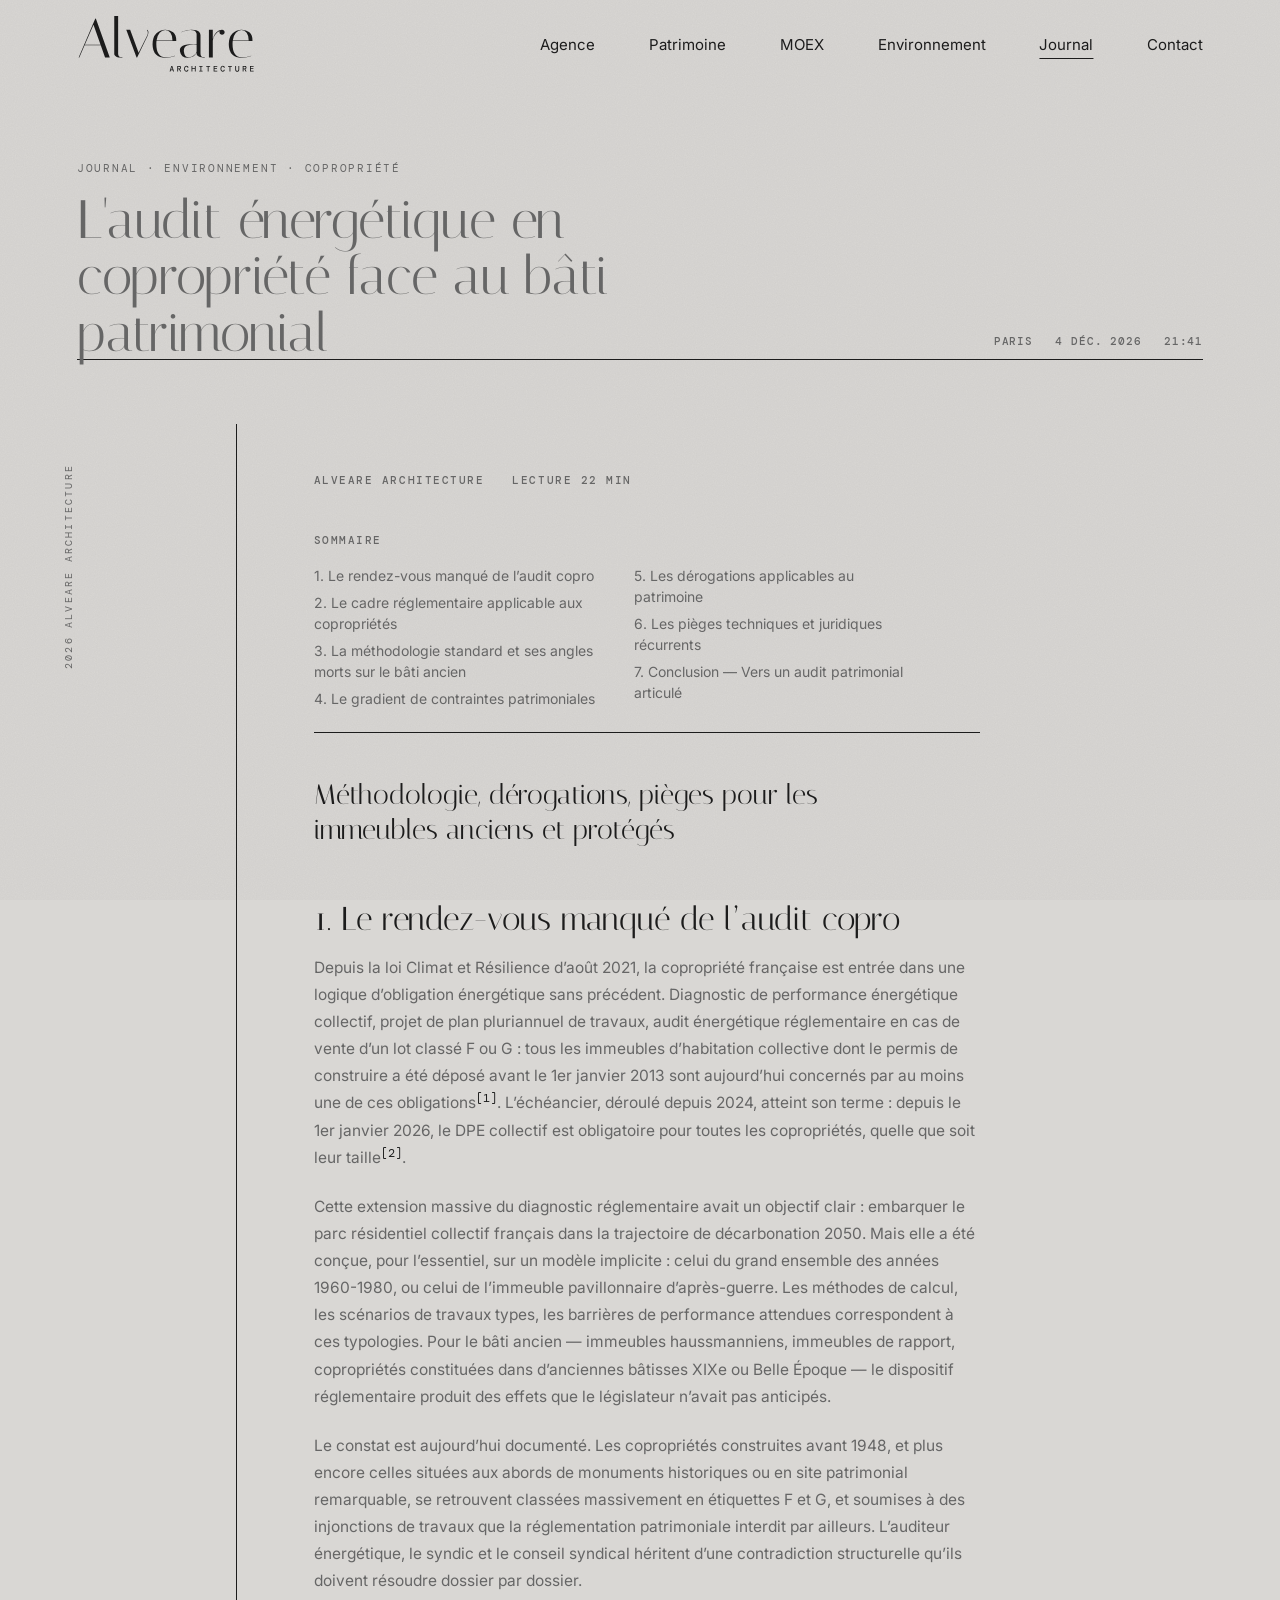
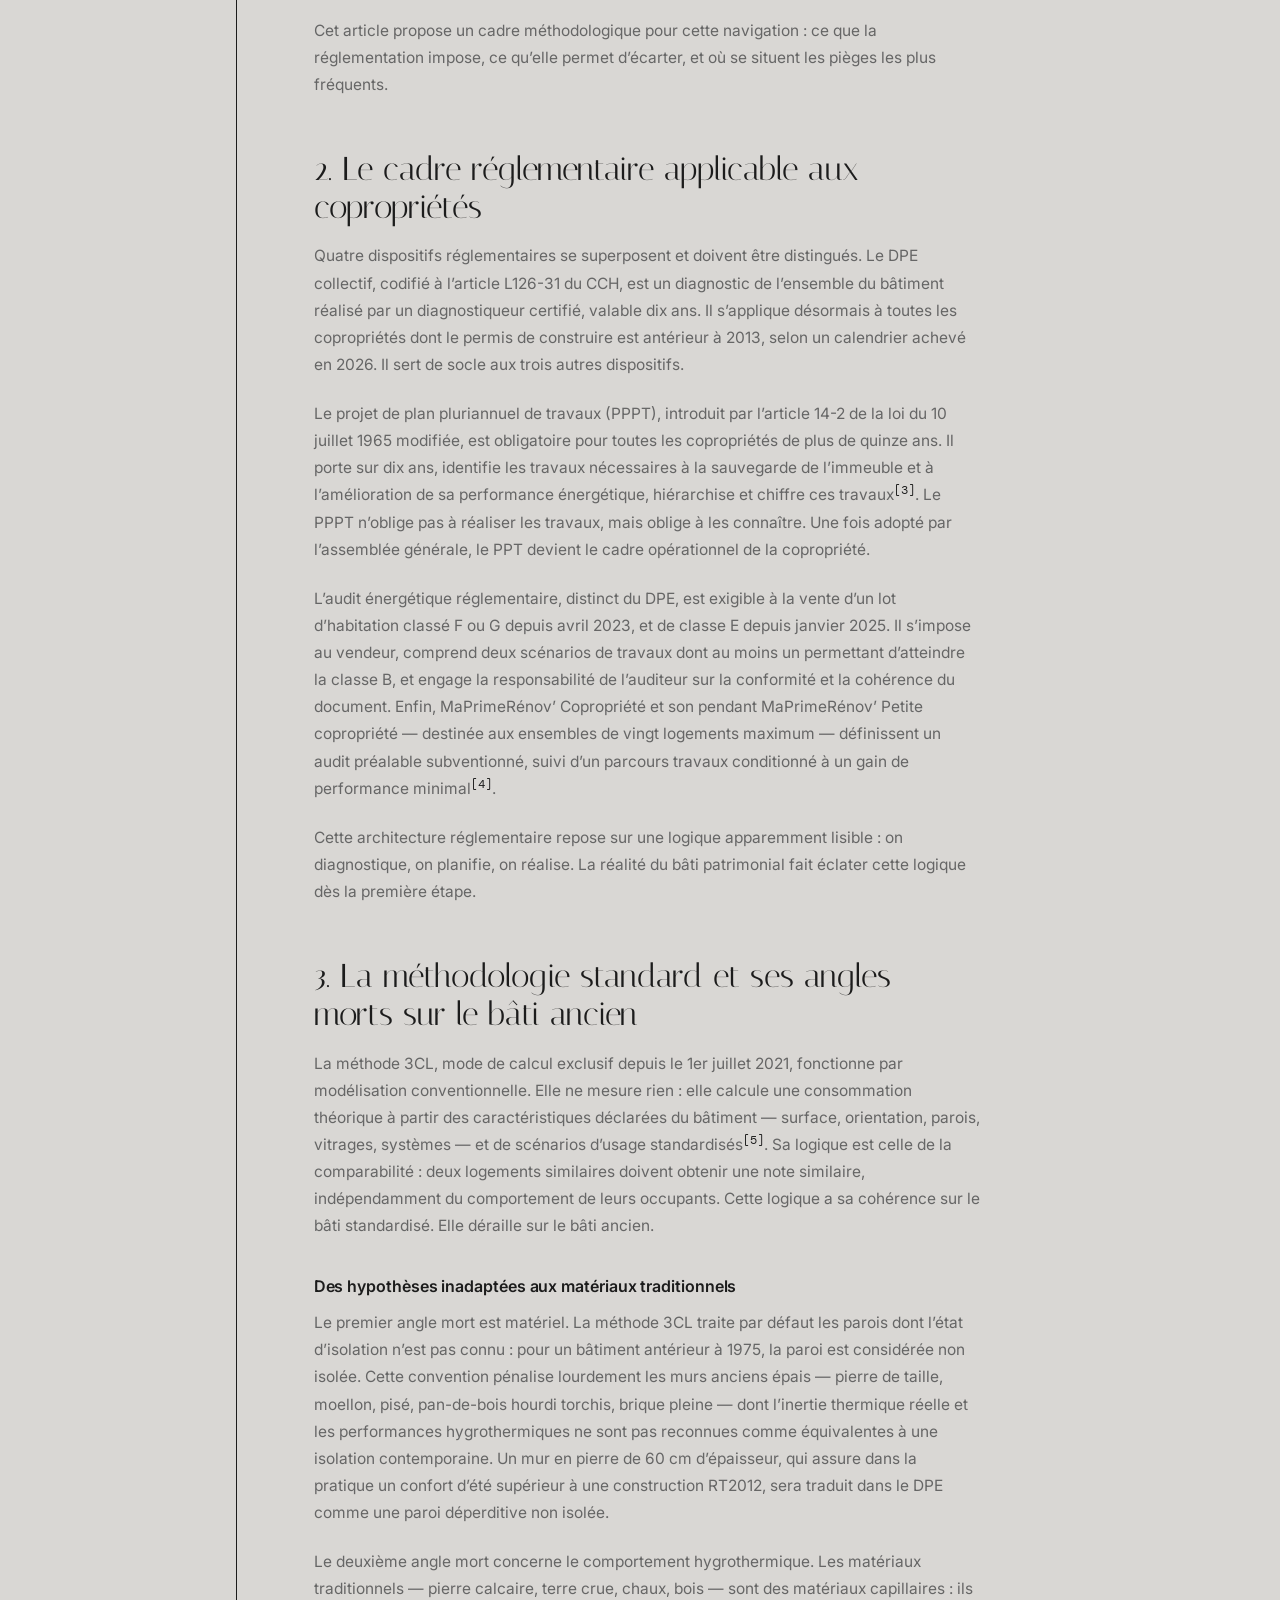
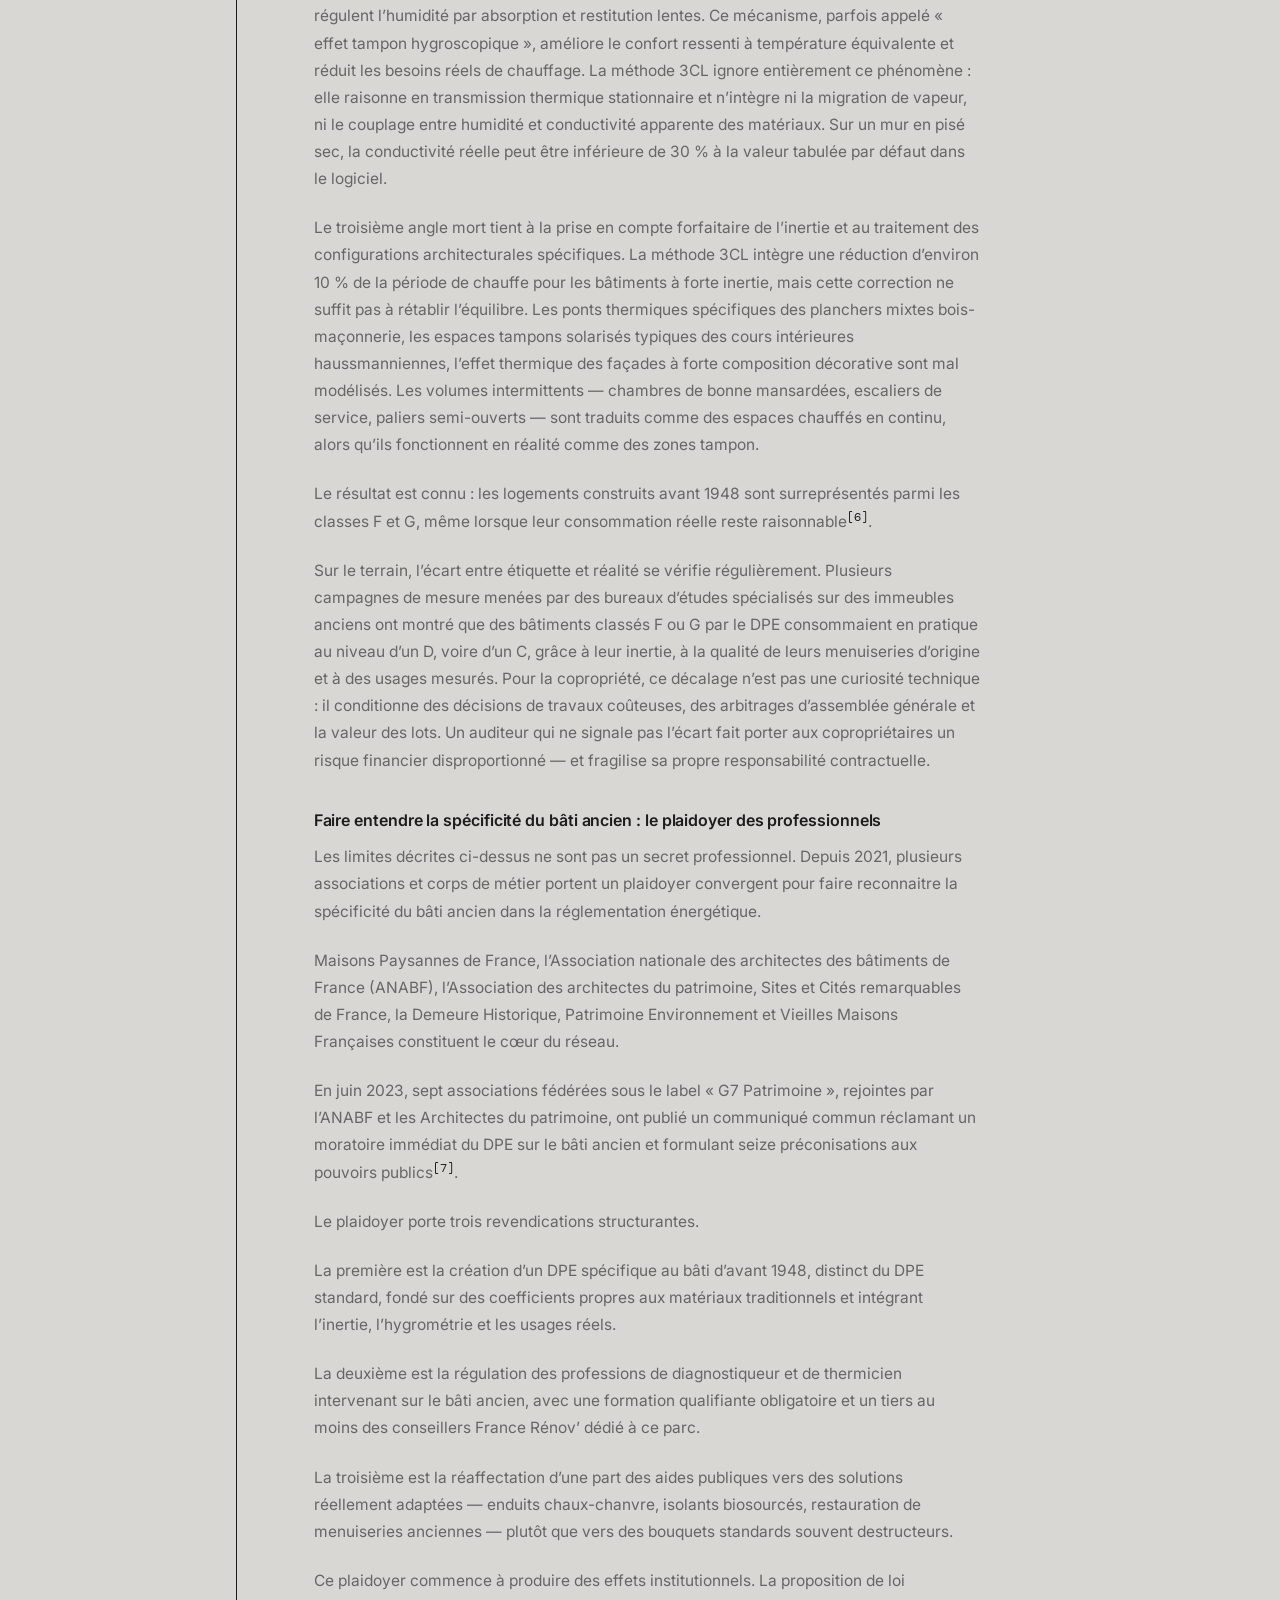
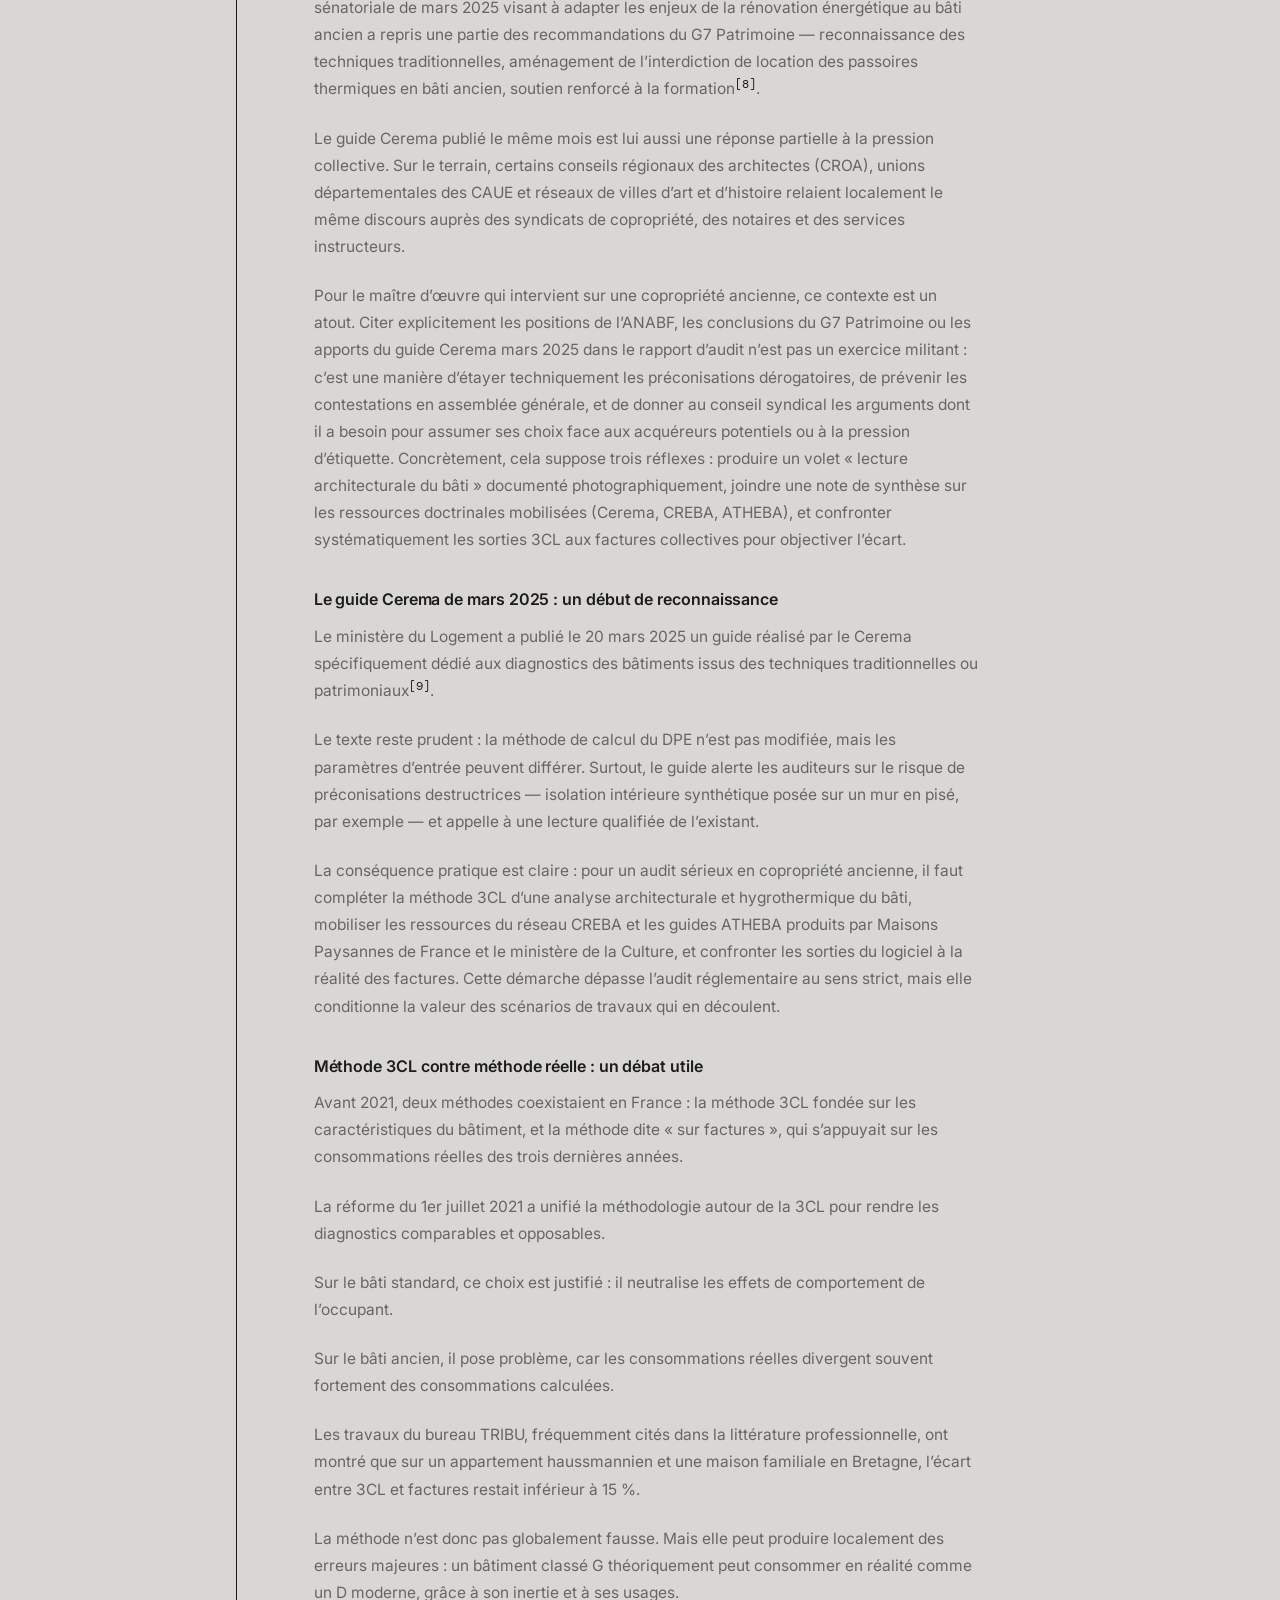
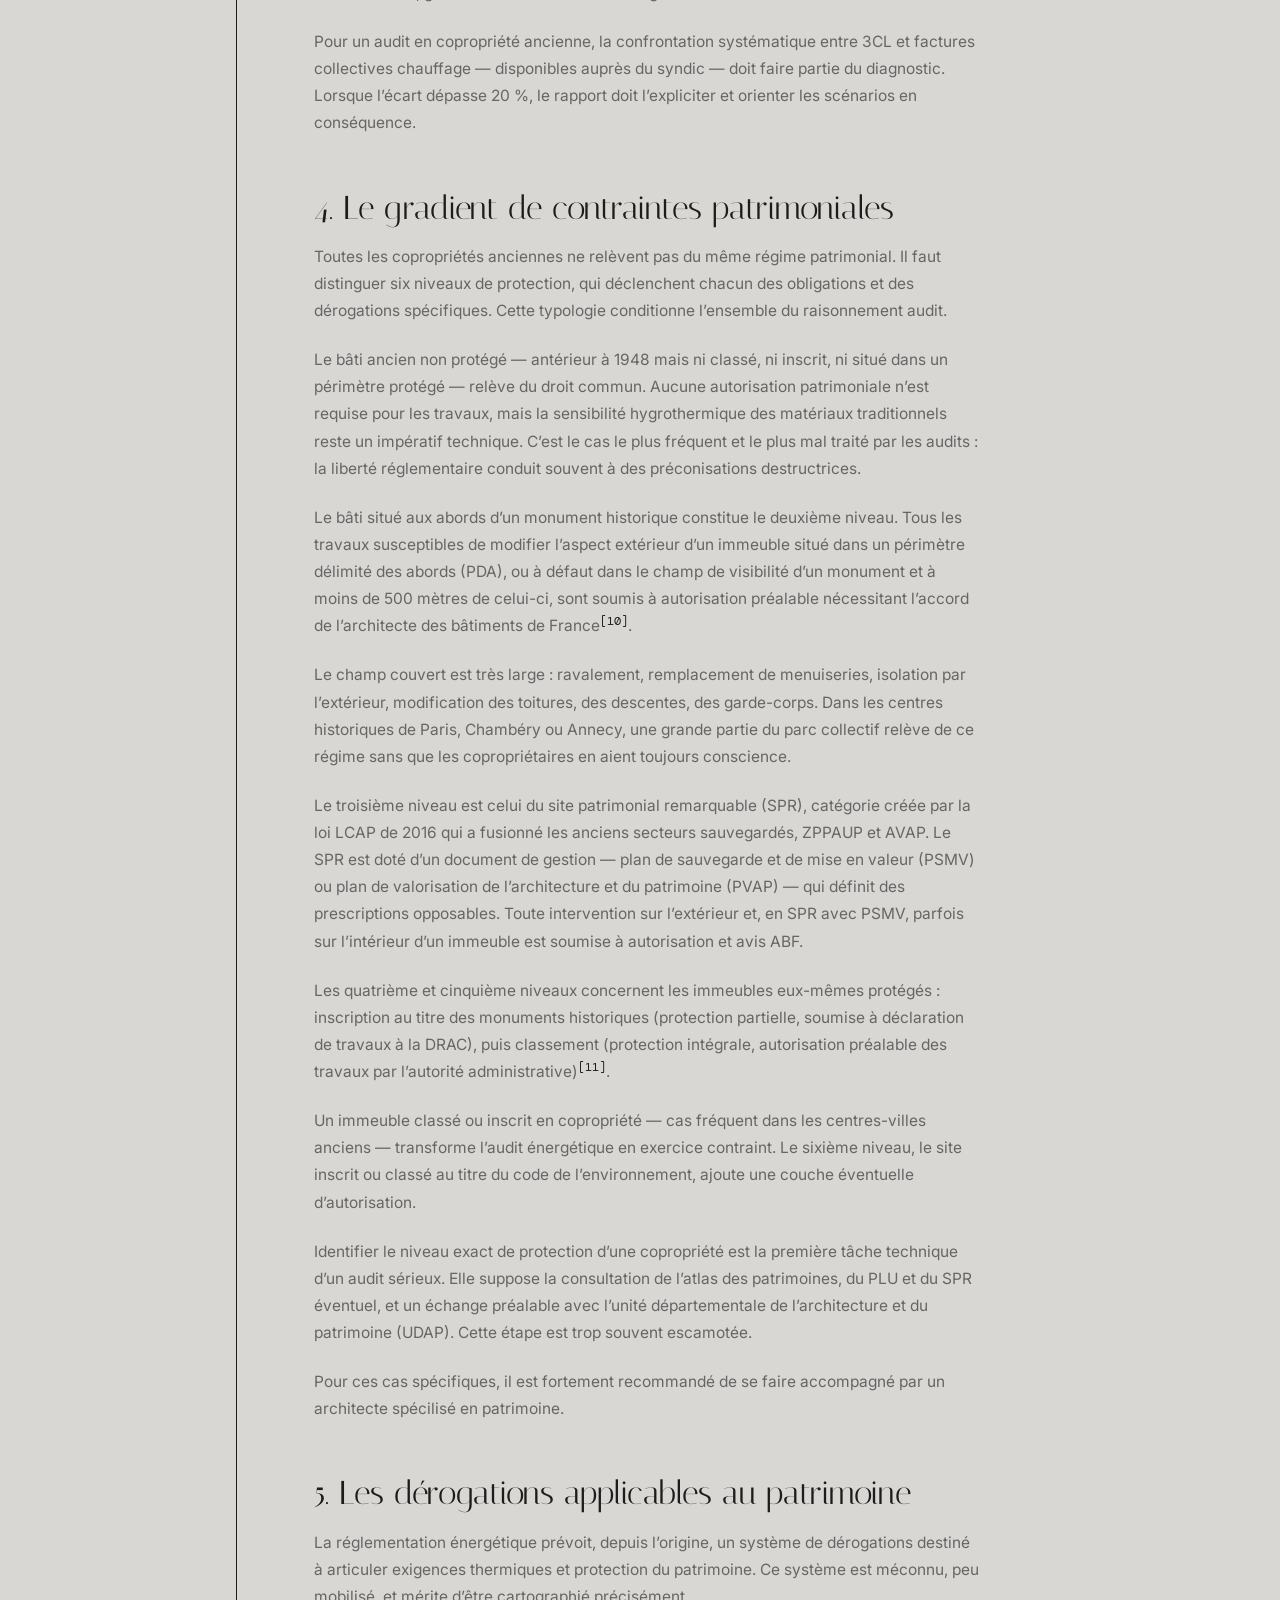
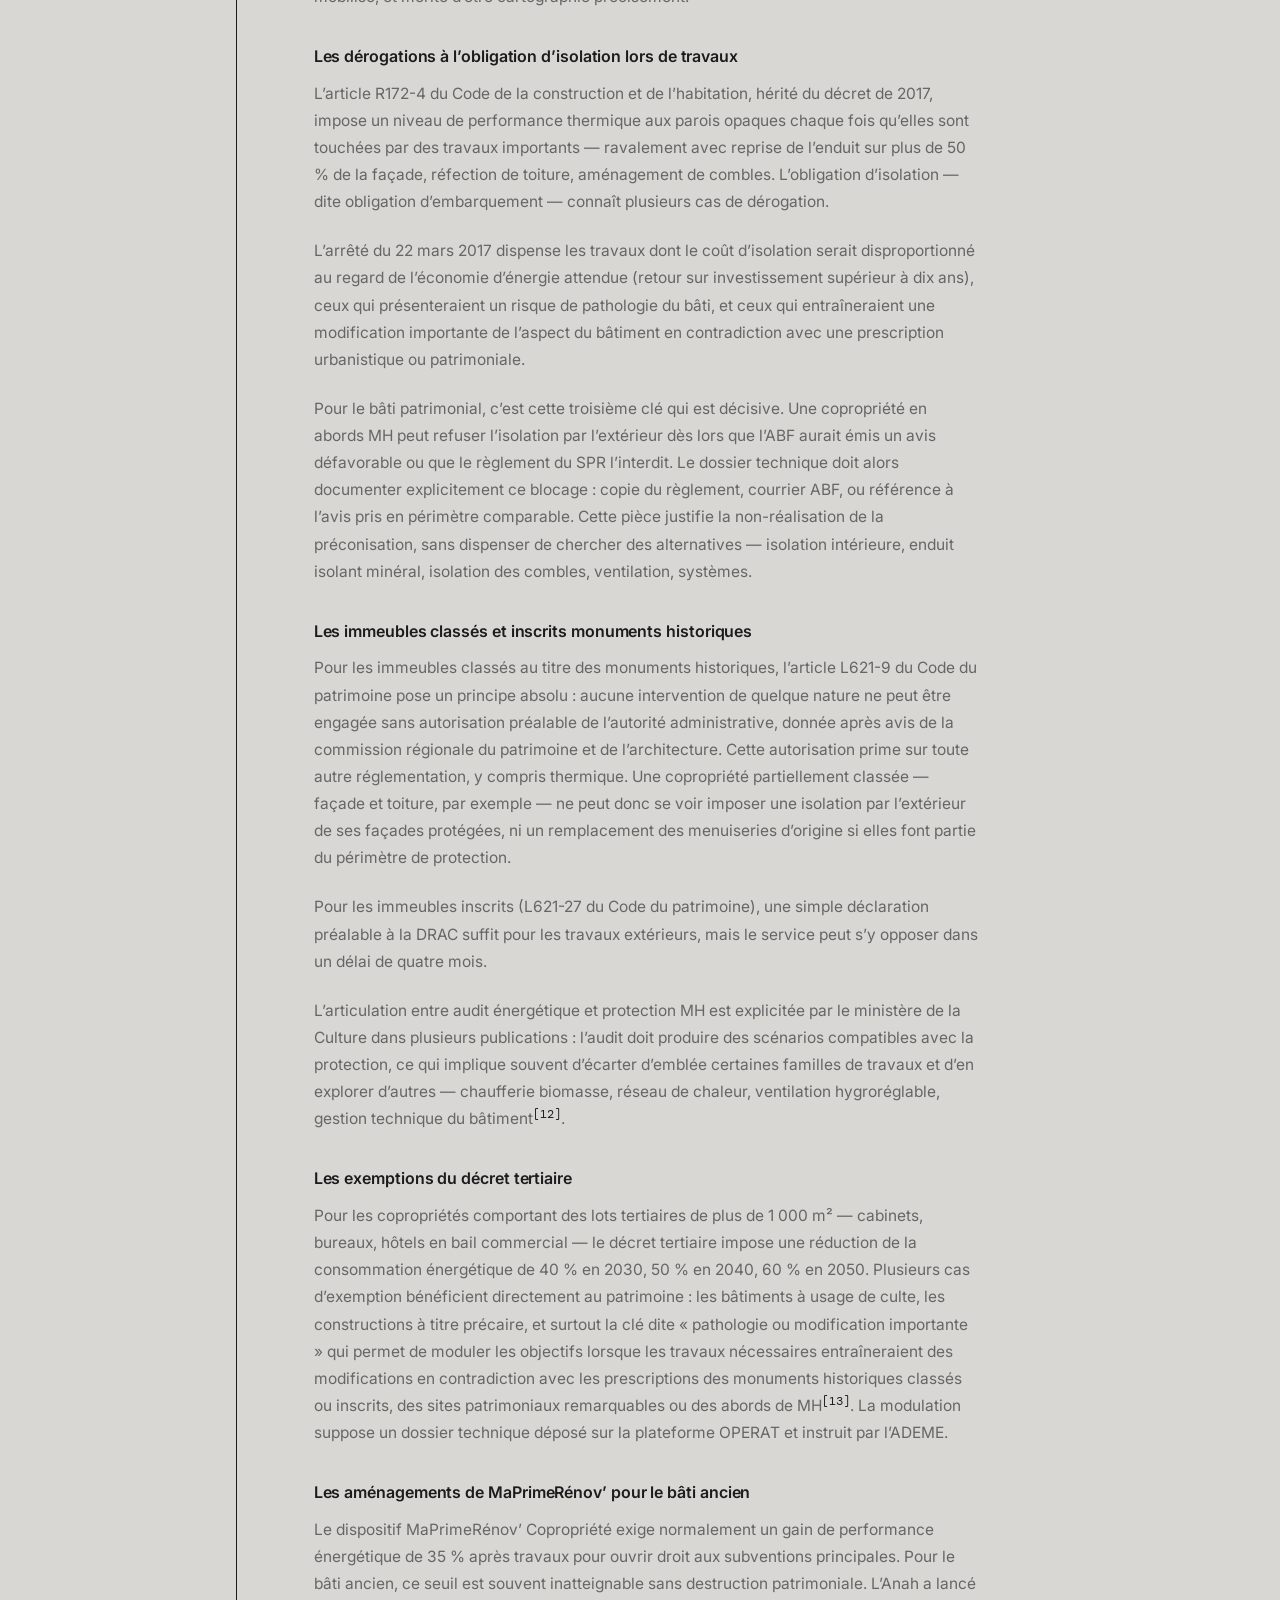
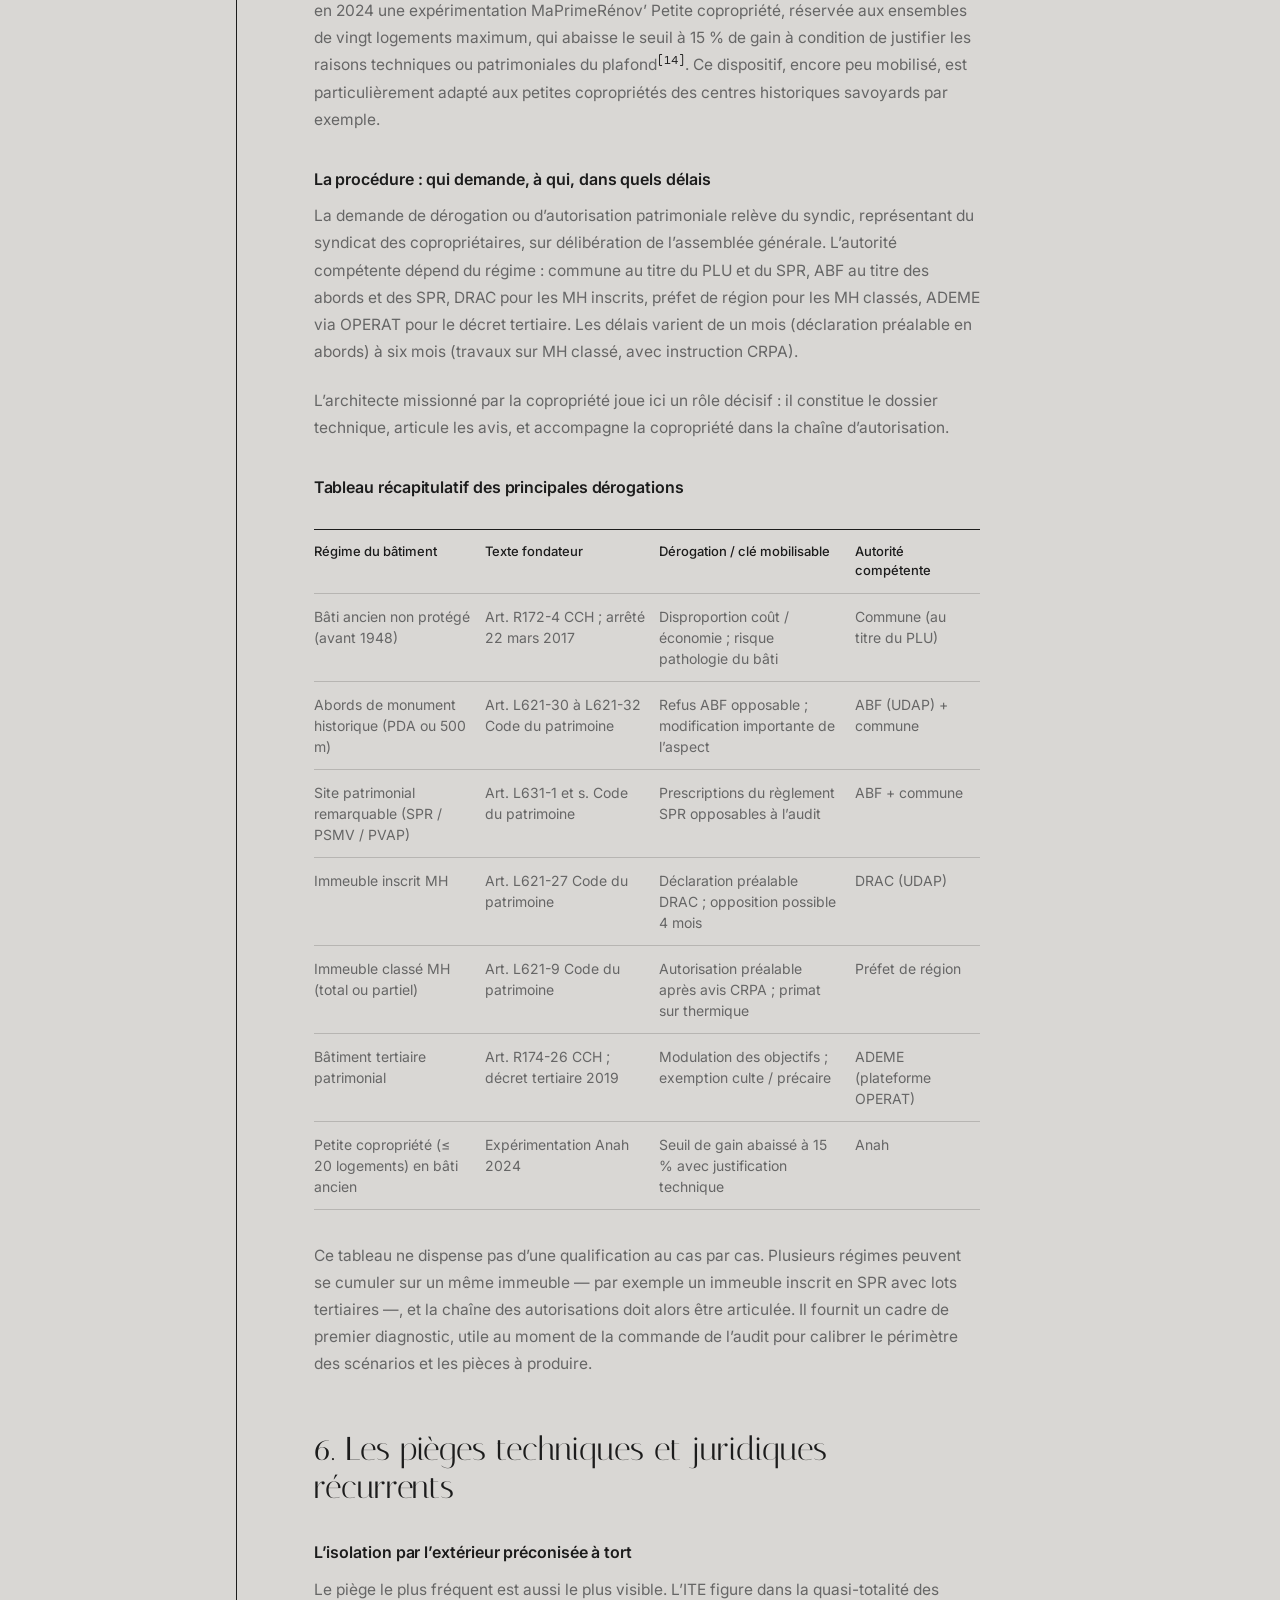
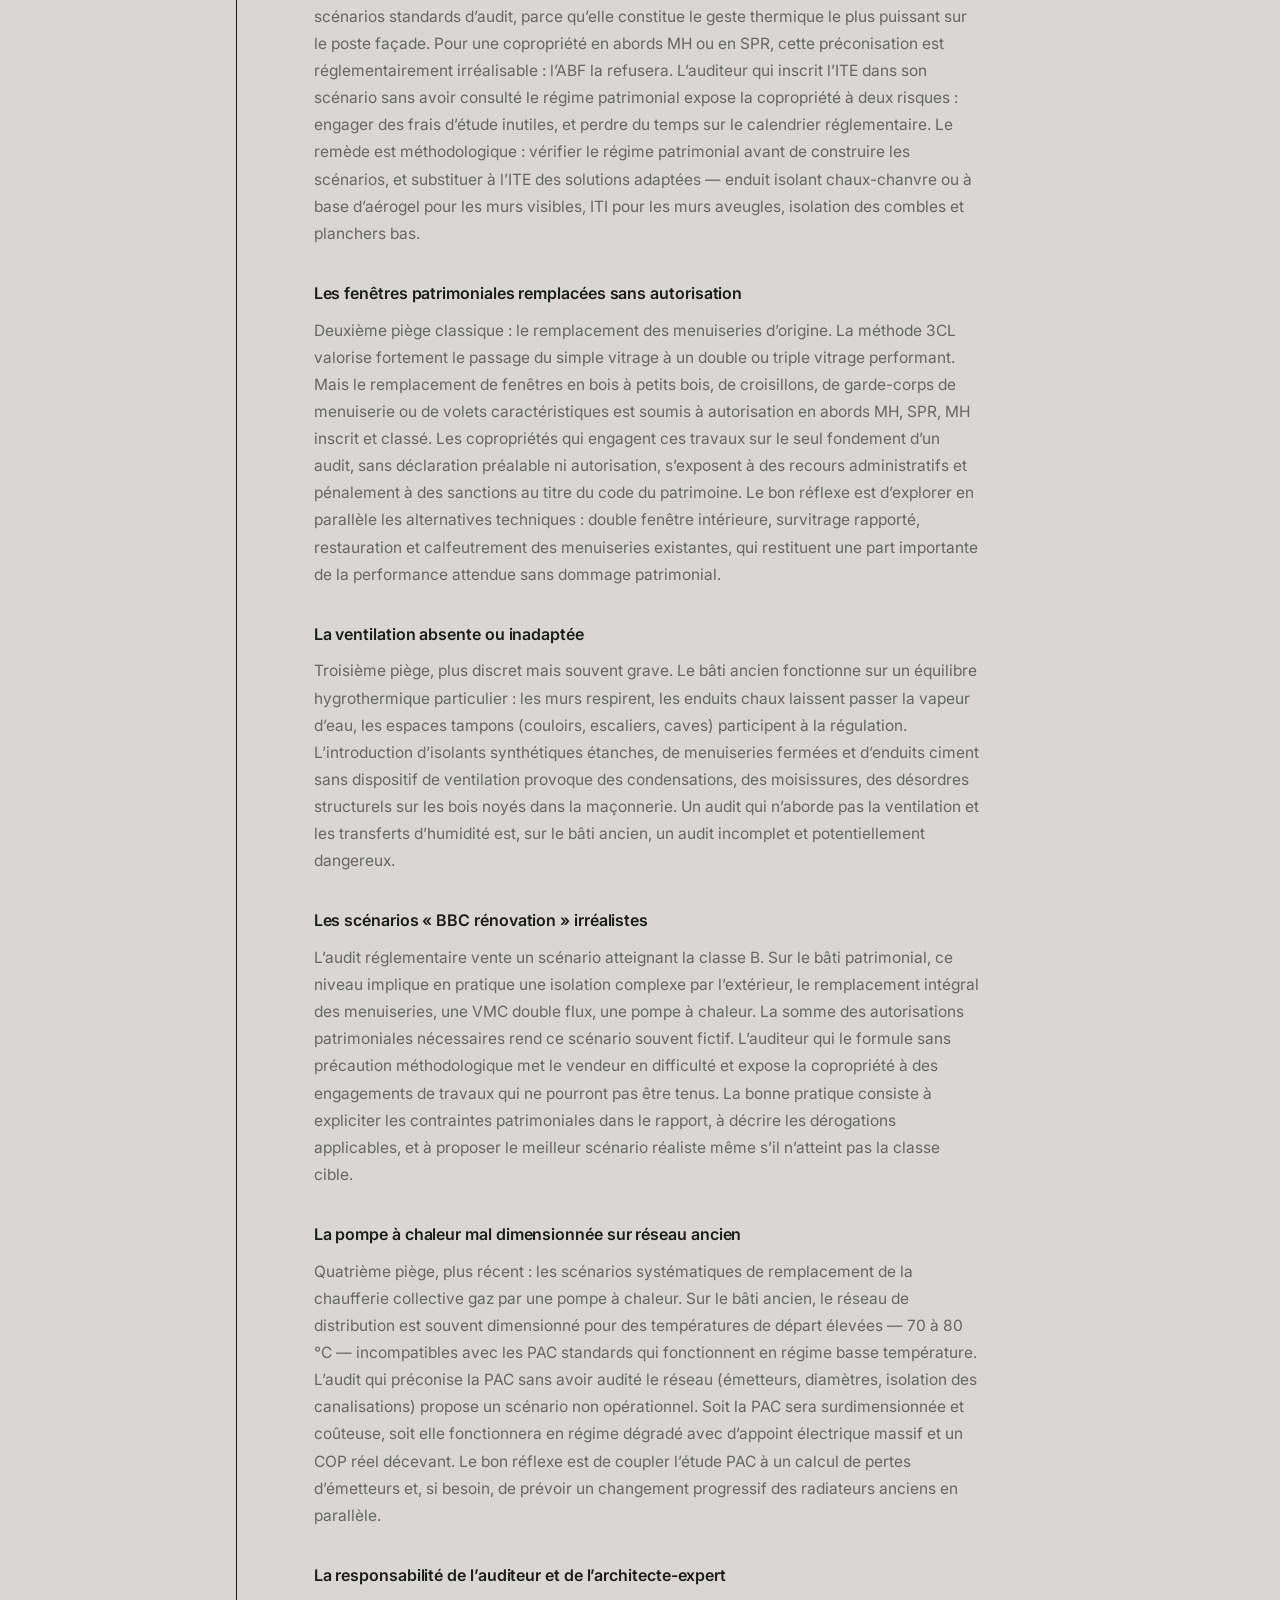
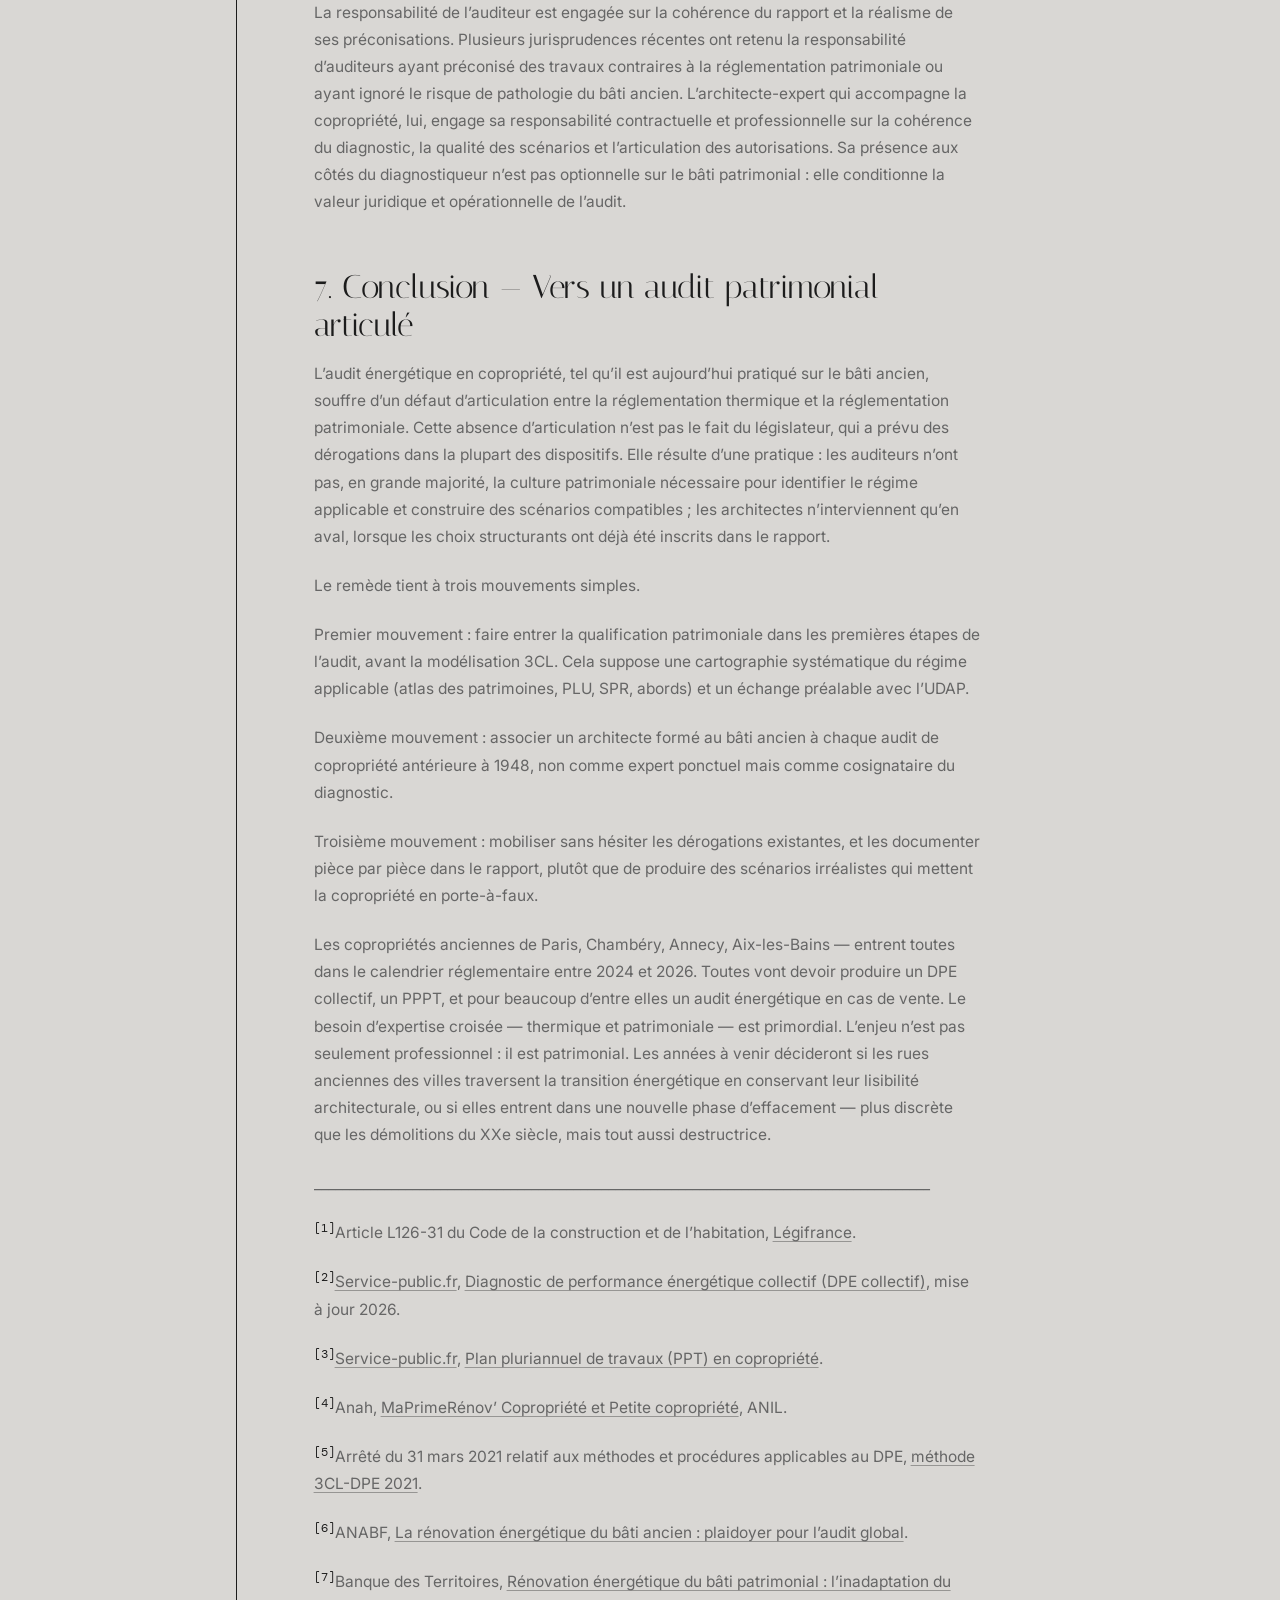
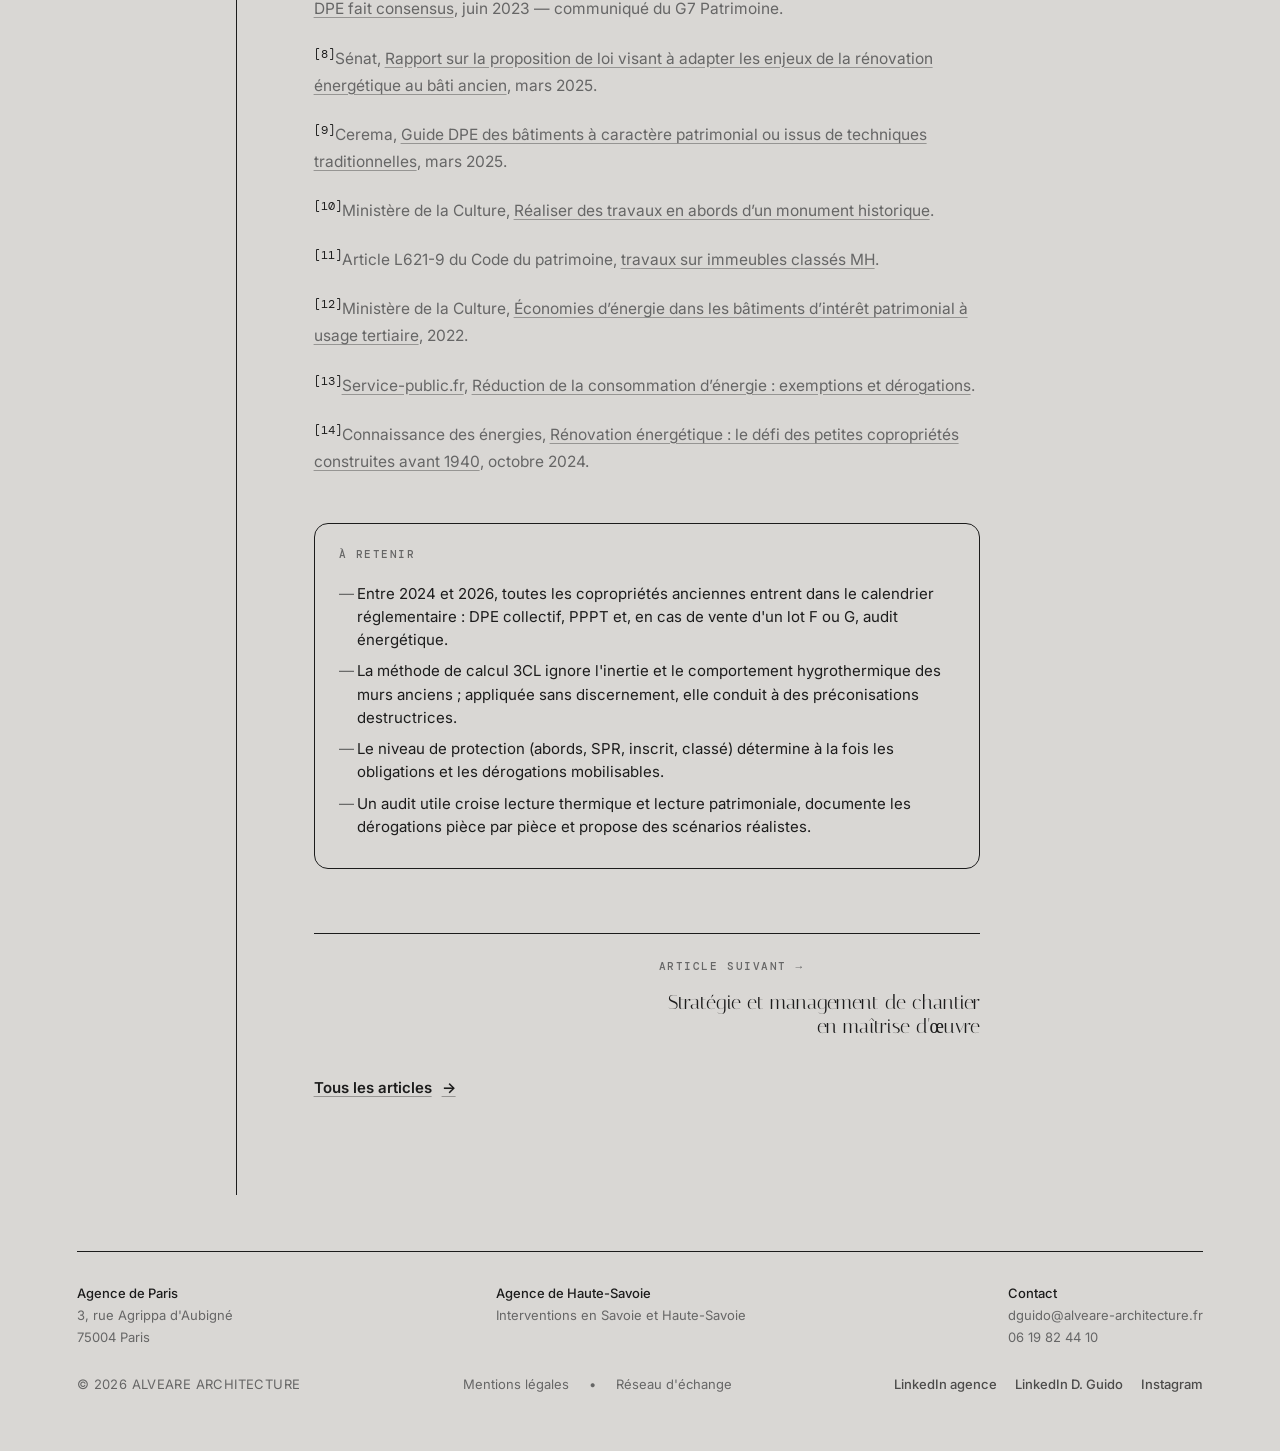
<file: journal-audit-energetique-copro-bati-patrimonial.html>
<!DOCTYPE html>
<html lang="fr">
<head>
<meta charset="utf-8">
<meta name="viewport" content="width=device-width, initial-scale=1">
<title>L'audit énergétique en copropriété face au bâti patrimonial — Journal Alveare Architecture</title>
<meta name="description" content="Méthodologie, dérogations, pièges pour les immeubles anciens et protégés.">
<meta property="og:title" content="L'audit énergétique en copropriété face au bâti patrimonial — Journal Alveare Architecture">
<meta property="og:description" content="Méthodologie, dérogations, pièges pour les immeubles anciens et protégés.">
<meta property="og:image" content="assets/img/hero.jpg">
<link rel="icon" href="assets/favicon.svg" type="image/svg+xml">
<link rel="preconnect" href="https://fonts.googleapis.com">
<link rel="preconnect" href="https://fonts.gstatic.com" crossorigin>
<link rel="stylesheet" href="style.css">
</head>
<body class="page-sub page-article">
<a class="skip-link" href="#main">Aller au contenu</a>

<header class="site-nav">
  <a class="logo" href="index.html" aria-label="Alveare Architecture, accueil"><svg xmlns="http://www.w3.org/2000/svg" fill="none" viewBox="0 0 482 168" role="img" aria-label="Alveare Architecture"><title>Alveare Architecture</title><path fill="currentColor" d="M6.3 118.0H4.5L49.35 13.0L51.0 12.25L88.8 118.0H76.05L64.35 85.0H20.55ZM44.699999999999996 29.200000000000003 21.15 83.5H63.9ZM118.35 118.0Q105.14999999999999 118.0 101.7 111.1Q100.95 109.6 100.95 108.4V5.650000000000006H111.44999999999999V107.35Q111.44999999999999 111.7 113.17499999999998 114.025Q114.89999999999999 116.35 116.69999999999999 116.5L118.35 116.8H123.0V118.0ZM189.6 43.900000000000006 190.5 43.0Q191.1 43.3 192.075 44.8Q193.05 46.3 193.275 47.5Q193.5 48.7 193.5 49.75Q193.5 53.8 191.7 58.0L162.9 118.0H161.4L133.5 43.0H144.0L166.95 105.1L190.2 58.0Q192.0 54.85 192.0 50.5Q192.0 46.150000000000006 189.6 43.900000000000006ZM214.95 81.4Q214.95 100.0 221.475 108.7Q228.0 117.4 238.65 117.4Q253.65 117.4 265.35 112.9L265.8 113.95Q253.8 118.6 238.72500000000002 118.6Q223.65 118.6 214.2 109.6Q204.75 100.6 204.75 81.85Q204.75 63.1 214.65 52.75Q224.55 42.400000000000006 239.85 42.400000000000006Q252.15 42.400000000000006 260.55 49.75Q268.95 57.1 268.95 71.5Q268.95 72.25 268.95 73.0H215.4Q214.95 77.05000000000001 214.95 81.4ZM215.55 71.80000000000001H258.75Q258.6 57.400000000000006 253.20000000000002 50.50000000000001Q247.8 43.60000000000001 239.25 43.60000000000001Q230.7 43.60000000000001 224.02499999999998 51.10000000000001Q217.35 58.6 215.55 71.80000000000001ZM341.55 118.0Q331.35 118.0 327.6 114.1Q324.15000000000003 110.8 324.15000000000003 108.4V105.25Q316.8 118.6 300.6 118.6Q281.70000000000005 118.6 279.15000000000003 101.5Q278.85 99.7 278.85 97.825Q278.85 95.95 279.45000000000005 93.7Q280.05 91.45 282.90000000000003 88.75Q288.6 83.35 307.95000000000005 82.15Q312.75 81.7 316.8 81.7Q320.85 81.7 324.15000000000003 82.0V57.1Q323.85 56.95 324.15000000000003 55.675000000000004Q324.45000000000005 54.400000000000006 323.625 52.37500000000001Q322.8 50.35000000000001 321.45000000000005 48.400000000000006Q320.1 46.45 316.65000000000003 45.025000000000006Q313.20000000000005 43.60000000000001 307.65000000000003 43.60000000000001Q302.1 43.60000000000001 294.675 45.62500000000001Q287.25 47.650000000000006 283.8 49.60000000000001L283.20000000000005 48.55Q296.55 42.400000000000006 310.35 42.400000000000006Q325.8 42.400000000000006 330.75 47.95Q334.65000000000003 52.3 334.65000000000003 57.1V107.35Q334.65000000000003 111.7 336.375 114.025Q338.1 116.35 339.90000000000003 116.5L341.55 116.8H346.20000000000005V118.0ZM303.0 117.4Q310.95000000000005 117.4 317.32500000000005 111.92500000000001Q323.70000000000005 106.45 324.15000000000003 101.35V83.2Q320.1 82.9 315.975 82.9Q311.85 82.9 307.8 83.35Q296.40000000000003 84.7 292.95000000000005 88.45Q289.5 92.2 289.5 98.8Q289.5 100.0 289.65000000000003 101.5Q291.0 117.4 303.0 117.4ZM386.1 49.45V46.3Q379.35 49.0 373.80000000000007 57.175Q368.25000000000006 65.35 367.95000000000005 72.55000000000001V118.0H357.45000000000005V43.0H367.95000000000005V66.85Q370.35 58.150000000000006 377.1 50.425000000000004Q383.85 42.7 392.40000000000003 42.400000000000006H393.00000000000006Q396.00000000000006 42.400000000000006 398.0250000000001 44.425000000000004Q400.05000000000007 46.45 400.05000000000007 49.45Q400.05000000000007 52.45 398.0250000000001 54.400000000000006Q396.00000000000006 56.35 393.00000000000006 56.35Q390.00000000000006 56.35 388.05000000000007 54.400000000000006Q386.1 52.45 386.1 49.45ZM421.50000000000006 81.4Q421.50000000000006 100.0 428.0250000000001 108.7Q434.55000000000007 117.4 445.20000000000005 117.4Q460.20000000000005 117.4 471.9000000000001 112.9L472.3500000000001 113.95Q460.3500000000001 118.6 445.2750000000001 118.6Q430.20000000000005 118.6 420.75000000000006 109.6Q411.30000000000007 100.6 411.30000000000007 81.85Q411.30000000000007 63.1 421.20000000000005 52.75Q431.1000000000001 42.400000000000006 446.4000000000001 42.400000000000006Q458.70000000000005 42.400000000000006 467.1 49.75Q475.50000000000006 57.1 475.50000000000006 71.5Q475.50000000000006 72.25 475.50000000000006 73.0H421.95000000000005Q421.50000000000006 77.05000000000001 421.50000000000006 81.4ZM422.1000000000001 71.80000000000001H465.30000000000007Q465.1500000000001 57.400000000000006 459.7500000000001 50.50000000000001Q454.3500000000001 43.60000000000001 445.80000000000007 43.60000000000001Q437.25000000000006 43.60000000000001 430.57500000000005 51.10000000000001Q423.9000000000001 58.6 422.1000000000001 71.80000000000001Z"/><g transform="translate(250.3 0)"><path fill="currentColor" d="M0.616 156.0 5.2139999999999995 140.6H7.986L12.584 156.0H10.054L9.02 152.304H4.18L3.146 156.0ZM6.534 143.9 4.707999999999999 150.434H8.491999999999999L6.6659999999999995 143.9ZM21.349999999999998 156.0V140.6H26.387999999999998Q28.192 140.6 29.369 141.216Q30.546 141.832 31.128999999999998 142.877Q31.711999999999996 143.922 31.711999999999996 145.242Q31.711999999999996 146.738 30.952999999999996 147.893Q30.194 149.048 28.631999999999998 149.576L31.866 156.0H29.159999999999997L26.212 149.906H23.682V156.0ZM23.682 147.794H26.256Q27.839999999999996 147.794 28.576999999999998 147.09Q29.314 146.386 29.314 145.242Q29.314 144.076 28.588 143.38299999999998Q27.862 142.69 26.233999999999998 142.69H23.682ZM46.044 156.264Q44.108 156.264 42.754999999999995 155.274Q41.402 154.284 40.687 152.49099999999999Q39.972 150.698 39.972 148.322Q39.972 145.924 40.687 144.131Q41.402 142.338 42.766 141.337Q44.129999999999995 140.336 46.044 140.336Q48.53 140.336 50.004 141.68900000000002Q51.477999999999994 143.042 51.72 145.352H49.146Q48.948 144.142 48.167 143.339Q47.385999999999996 142.536 46.022 142.536Q44.284 142.536 43.316 144.07600000000002Q42.348 145.616 42.348 148.322Q42.348 151.006 43.316 152.535Q44.284 154.064 46.022 154.064Q47.43 154.064 48.178 153.327Q48.926 152.59 49.146 151.38H51.72Q51.367999999999995 153.646 49.937999999999995 154.95499999999998Q48.507999999999996 156.264 46.044 156.264ZM60.001999999999995 156.0V140.6H62.333999999999996V146.98H69.06599999999999V140.6H71.398V156.0H69.06599999999999V149.114H62.333999999999996V156.0ZM80.89 156.0V153.932H84.234V142.668H80.934V140.6H89.866V142.668H86.566V153.932H89.91V156.0ZM103.934 156.0V142.69H99.798V140.6H110.402V142.69H106.266V156.0ZM119.96000000000001 156.0V140.6H129.794V142.69H122.292V147.178H129.13400000000001V149.246H122.292V153.91H129.794V156.0ZM144.544 156.264Q142.608 156.264 141.255 155.274Q139.90200000000002 154.284 139.187 152.49099999999999Q138.472 150.698 138.472 148.322Q138.472 145.924 139.187 144.131Q139.90200000000002 142.338 141.26600000000002 141.337Q142.63 140.336 144.544 140.336Q147.03 140.336 148.50400000000002 141.68900000000002Q149.978 143.042 150.22 145.352H147.64600000000002Q147.448 144.142 146.667 143.339Q145.886 142.536 144.522 142.536Q142.784 142.536 141.816 144.07600000000002Q140.848 145.616 140.848 148.322Q140.848 151.006 141.816 152.535Q142.784 154.064 144.522 154.064Q145.93 154.064 146.678 153.327Q147.42600000000002 152.59 147.64600000000002 151.38H150.22Q149.868 153.646 148.438 154.95499999999998Q147.008 156.264 144.544 156.264ZM163.034 156.0V142.69H158.898V140.6H169.50199999999998V142.69H165.36599999999999V156.0ZM183.856 156.264Q182.29399999999998 156.264 181.07299999999998 155.626Q179.85199999999998 154.988 179.14799999999997 153.679Q178.444 152.37 178.444 150.368V140.6H180.77599999999998V150.5Q180.77599999999998 152.26 181.61199999999997 153.21699999999998Q182.44799999999998 154.174 183.89999999999998 154.174Q185.35199999999998 154.174 186.188 153.21699999999998Q187.02399999999997 152.26 187.02399999999997 150.5V140.6H189.356V150.368Q189.356 152.37 188.63 153.679Q187.904 154.988 186.661 155.626Q185.41799999999998 156.264 183.856 156.264ZM198.64999999999998 156.0V140.6H203.68799999999996Q205.49199999999996 140.6 206.66899999999998 141.216Q207.84599999999998 141.832 208.42899999999997 142.877Q209.01199999999997 143.922 209.01199999999997 145.242Q209.01199999999997 146.738 208.253 147.893Q207.49399999999997 149.048 205.93199999999996 149.576L209.16599999999997 156.0H206.45999999999998L203.51199999999997 149.906H200.98199999999997V156.0ZM200.98199999999997 147.794H203.55599999999998Q205.13999999999996 147.794 205.87699999999995 147.09Q206.61399999999998 146.386 206.61399999999998 145.242Q206.61399999999998 144.076 205.88799999999998 143.38299999999998Q205.16199999999998 142.69 203.53399999999996 142.69H200.98199999999997ZM218.45999999999995 156.0V140.6H228.29399999999995V142.69H220.79199999999997V147.178H227.63399999999996V149.246H220.79199999999997V153.91H228.29399999999995V156.0Z"/></g></svg></a>
  <button class="nav-toggle" aria-expanded="false" aria-controls="nav-links">Menu</button>
  <nav class="nav-links" id="nav-links" aria-label="Navigation principale"><a href="agence.html">Agence</a><a href="patrimoine.html">Patrimoine</a><a href="moex.html">MOEX</a><a href="environnement.html">Environnement</a><a href="journal.html" class="active">Journal</a><a href="contact.html">Contact</a></nav>
</header>
<section class="page-head page-head-article">
  <div class="page-head-row">
    <div><span class="kicker">Journal · Environnement · Copropriété</span><h1>L'audit énergétique en copropriété face au bâti patrimonial</h1></div>
    <div class="page-meta" aria-label="Lieu, date et heure"><span>Paris</span><span data-date>—</span><span data-time>—</span></div>
  </div>
</section>
<main id="main" class="content-wrap">
  <div class="col-bar"><span class="sidebar-brand">2026 Alveare Architecture</span></div>
  <article class="content narrow article-content">
    <div class="article-meta mono"><span>Alveare Architecture</span><span>Lecture 22 min</span></div>
    <nav class="article-toc" aria-label="Sommaire"><span class="mono">Sommaire</span><ol><li><a href="#s1">1. Le rendez-vous manqué de l’audit copro</a></li><li><a href="#s2">2. Le cadre réglementaire applicable aux copropriétés</a></li><li><a href="#s3">3. La méthodologie standard et ses angles morts sur le bâti ancien</a></li><li><a href="#s4">4. Le gradient de contraintes patrimoniales</a></li><li><a href="#s5">5. Les dérogations applicables au patrimoine</a></li><li><a href="#s6">6. Les pièges techniques et juridiques récurrents</a></li><li><a href="#s7">7. Conclusion — Vers un audit patrimonial articulé</a></li></ol></nav>
<p class="article-lede">Méthodologie, dérogations, pièges pour les immeubles anciens et protégés</p>
<h2 id="s1">1. Le rendez-vous manqué de l’audit copro</h2>
<p>Depuis la loi Climat et Résilience d’août 2021, la copropriété française est entrée dans une logique d’obligation énergétique sans précédent. Diagnostic de performance énergétique collectif, projet de plan pluriannuel de travaux, audit énergétique réglementaire en cas de vente d’un lot classé F ou G : tous les immeubles d’habitation collective dont le permis de construire a été déposé avant le 1er janvier 2013 sont aujourd’hui concernés par au moins une de ces obligations<a class="fn" href="#_ftn1" id="_ftnref1">[1]</a>. L’échéancier, déroulé depuis 2024, atteint son terme : depuis le 1er janvier 2026, le DPE collectif est obligatoire pour toutes les copropriétés, quelle que soit leur taille<a class="fn" href="#_ftn2" id="_ftnref2">[2]</a>.</p>
<p>Cette extension massive du diagnostic réglementaire avait un objectif clair : embarquer le parc résidentiel collectif français dans la trajectoire de décarbonation 2050. Mais elle a été conçue, pour l’essentiel, sur un modèle implicite : celui du grand ensemble des années 1960-1980, ou celui de l’immeuble pavillonnaire d’après-guerre. Les méthodes de calcul, les scénarios de travaux types, les barrières de performance attendues correspondent à ces typologies. Pour le bâti ancien — immeubles haussmanniens, immeubles de rapport, copropriétés constituées dans d’anciennes bâtisses XIXe ou Belle Époque — le dispositif réglementaire produit des effets que le législateur n’avait pas anticipés.</p>
<p>Le constat est aujourd’hui documenté. Les copropriétés construites avant 1948, et plus encore celles situées aux abords de monuments historiques ou en site patrimonial remarquable, se retrouvent classées massivement en étiquettes F et G, et soumises à des injonctions de travaux que la réglementation patrimoniale interdit par ailleurs. L’auditeur énergétique, le syndic et le conseil syndical héritent d’une contradiction structurelle qu’ils doivent résoudre dossier par dossier.</p>
<p>Cet article propose un cadre méthodologique pour cette navigation : ce que la réglementation impose, ce qu’elle permet d’écarter, et où se situent les pièges les plus fréquents.</p>
<h2 id="s2">2. Le cadre réglementaire applicable aux copropriétés</h2>
<p>Quatre dispositifs réglementaires se superposent et doivent être distingués. Le DPE collectif, codifié à l’article L126-31 du CCH, est un diagnostic de l’ensemble du bâtiment réalisé par un diagnostiqueur certifié, valable dix ans. Il s’applique désormais à toutes les copropriétés dont le permis de construire est antérieur à 2013, selon un calendrier achevé en 2026. Il sert de socle aux trois autres dispositifs.</p>
<p>Le projet de plan pluriannuel de travaux (PPPT), introduit par l’article 14-2 de la loi du 10 juillet 1965 modifiée, est obligatoire pour toutes les copropriétés de plus de quinze ans. Il porte sur dix ans, identifie les travaux nécessaires à la sauvegarde de l’immeuble et à l’amélioration de sa performance énergétique, hiérarchise et chiffre ces travaux<a class="fn" href="#_ftn3" id="_ftnref3">[3]</a>. Le PPPT n’oblige pas à réaliser les travaux, mais oblige à les connaître. Une fois adopté par l’assemblée générale, le PPT devient le cadre opérationnel de la copropriété.</p>
<p>L’audit énergétique réglementaire, distinct du DPE, est exigible à la vente d’un lot d’habitation classé F ou G depuis avril 2023, et de classe E depuis janvier 2025. Il s’impose au vendeur, comprend deux scénarios de travaux dont au moins un permettant d’atteindre la classe B, et engage la responsabilité de l’auditeur sur la conformité et la cohérence du document. Enfin, MaPrimeRénov’ Copropriété et son pendant MaPrimeRénov’ Petite copropriété — destinée aux ensembles de vingt logements maximum — définissent un audit préalable subventionné, suivi d’un parcours travaux conditionné à un gain de performance minimal<a class="fn" href="#_ftn4" id="_ftnref4">[4]</a>.</p>
<p>Cette architecture réglementaire repose sur une logique apparemment lisible : on diagnostique, on planifie, on réalise. La réalité du bâti patrimonial fait éclater cette logique dès la première étape.</p>
<h2 id="s3">3. La méthodologie standard et ses angles morts sur le bâti ancien</h2>
<p>La méthode 3CL, mode de calcul exclusif depuis le 1er juillet 2021, fonctionne par modélisation conventionnelle. Elle ne mesure rien : elle calcule une consommation théorique à partir des caractéristiques déclarées du bâtiment — surface, orientation, parois, vitrages, systèmes — et de scénarios d’usage standardisés<a class="fn" href="#_ftn5" id="_ftnref5">[5]</a>. Sa logique est celle de la comparabilité : deux logements similaires doivent obtenir une note similaire, indépendamment du comportement de leurs occupants. Cette logique a sa cohérence sur le bâti standardisé. Elle déraille sur le bâti ancien.</p>
<h3>Des hypothèses inadaptées aux matériaux traditionnels</h3>
<p>Le premier angle mort est matériel. La méthode 3CL traite par défaut les parois dont l’état d’isolation n’est pas connu : pour un bâtiment antérieur à 1975, la paroi est considérée non isolée. Cette convention pénalise lourdement les murs anciens épais — pierre de taille, moellon, pisé, pan-de-bois hourdi torchis, brique pleine — dont l’inertie thermique réelle et les performances hygrothermiques ne sont pas reconnues comme équivalentes à une isolation contemporaine. Un mur en pierre de 60 cm d’épaisseur, qui assure dans la pratique un confort d’été supérieur à une construction RT2012, sera traduit dans le DPE comme une paroi déperditive non isolée.</p>
<p>Le deuxième angle mort concerne le comportement hygrothermique. Les matériaux traditionnels — pierre calcaire, terre crue, chaux, bois — sont des matériaux capillaires : ils régulent l’humidité par absorption et restitution lentes. Ce mécanisme, parfois appelé « effet tampon hygroscopique », améliore le confort ressenti à température équivalente et réduit les besoins réels de chauffage. La méthode 3CL ignore entièrement ce phénomène : elle raisonne en transmission thermique stationnaire et n’intègre ni la migration de vapeur, ni le couplage entre humidité et conductivité apparente des matériaux. Sur un mur en pisé sec, la conductivité réelle peut être inférieure de 30 % à la valeur tabulée par défaut dans le logiciel.</p>
<p>Le troisième angle mort tient à la prise en compte forfaitaire de l’inertie et au traitement des configurations architecturales spécifiques. La méthode 3CL intègre une réduction d’environ 10 % de la période de chauffe pour les bâtiments à forte inertie, mais cette correction ne suffit pas à rétablir l’équilibre. Les ponts thermiques spécifiques des planchers mixtes bois-maçonnerie, les espaces tampons solarisés typiques des cours intérieures haussmanniennes, l’effet thermique des façades à forte composition décorative sont mal modélisés. Les volumes intermittents — chambres de bonne mansardées, escaliers de service, paliers semi-ouverts — sont traduits comme des espaces chauffés en continu, alors qu’ils fonctionnent en réalité comme des zones tampon.</p>
<p>Le résultat est connu : les logements construits avant 1948 sont surreprésentés parmi les classes F et G, même lorsque leur consommation réelle reste raisonnable<a class="fn" href="#_ftn6" id="_ftnref6">[6]</a>.</p>
<p>Sur le terrain, l’écart entre étiquette et réalité se vérifie régulièrement. Plusieurs campagnes de mesure menées par des bureaux d’études spécialisés sur des immeubles anciens ont montré que des bâtiments classés F ou G par le DPE consommaient en pratique au niveau d’un D, voire d’un C, grâce à leur inertie, à la qualité de leurs menuiseries d’origine et à des usages mesurés. Pour la copropriété, ce décalage n’est pas une curiosité technique : il conditionne des décisions de travaux coûteuses, des arbitrages d’assemblée générale et la valeur des lots. Un auditeur qui ne signale pas l’écart fait porter aux copropriétaires un risque financier disproportionné — et fragilise sa propre responsabilité contractuelle.</p>
<h3>Faire entendre la spécificité du bâti ancien : le plaidoyer des professionnels</h3>
<p>Les limites décrites ci-dessus ne sont pas un secret professionnel. Depuis 2021, plusieurs associations et corps de métier portent un plaidoyer convergent pour faire reconnaitre la spécificité du bâti ancien dans la réglementation énergétique.</p>
<p>Maisons Paysannes de France, l’Association nationale des architectes des bâtiments de France (ANABF), l’Association des architectes du patrimoine, Sites et Cités remarquables de France, la Demeure Historique, Patrimoine Environnement et Vieilles Maisons Françaises constituent le cœur du réseau.</p>
<p>En juin 2023, sept associations fédérées sous le label « G7 Patrimoine », rejointes par l’ANABF et les Architectes du patrimoine, ont publié un communiqué commun réclamant un moratoire immédiat du DPE sur le bâti ancien et formulant seize préconisations aux pouvoirs publics<a class="fn" href="#_ftn7" id="_ftnref7">[7]</a>.</p>
<p>Le plaidoyer porte trois revendications structurantes.</p>
<p>La première est la création d’un DPE spécifique au bâti d’avant 1948, distinct du DPE standard, fondé sur des coefficients propres aux matériaux traditionnels et intégrant l’inertie, l’hygrométrie et les usages réels.</p>
<p>La deuxième est la régulation des professions de diagnostiqueur et de thermicien intervenant sur le bâti ancien, avec une formation qualifiante obligatoire et un tiers au moins des conseillers France Rénov’ dédié à ce parc.</p>
<p>La troisième est la réaffectation d’une part des aides publiques vers des solutions réellement adaptées — enduits chaux-chanvre, isolants biosourcés, restauration de menuiseries anciennes — plutôt que vers des bouquets standards souvent destructeurs.</p>
<p>Ce plaidoyer commence à produire des effets institutionnels. La proposition de loi sénatoriale de mars 2025 visant à adapter les enjeux de la rénovation énergétique au bâti ancien a repris une partie des recommandations du G7 Patrimoine — reconnaissance des techniques traditionnelles, aménagement de l’interdiction de location des passoires thermiques en bâti ancien, soutien renforcé à la formation<a class="fn" href="#_ftn8" id="_ftnref8">[8]</a>.</p>
<p>Le guide Cerema publié le même mois est lui aussi une réponse partielle à la pression collective. Sur le terrain, certains conseils régionaux des architectes (CROA), unions départementales des CAUE et réseaux de villes d’art et d’histoire relaient localement le même discours auprès des syndicats de copropriété, des notaires et des services instructeurs.</p>
<p>Pour le maître d’œuvre qui intervient sur une copropriété ancienne, ce contexte est un atout. Citer explicitement les positions de l’ANABF, les conclusions du G7 Patrimoine ou les apports du guide Cerema mars 2025 dans le rapport d’audit n’est pas un exercice militant : c’est une manière d’étayer techniquement les préconisations dérogatoires, de prévenir les contestations en assemblée générale, et de donner au conseil syndical les arguments dont il a besoin pour assumer ses choix face aux acquéreurs potentiels ou à la pression d’étiquette. Concrètement, cela suppose trois réflexes : produire un volet « lecture architecturale du bâti » documenté photographiquement, joindre une note de synthèse sur les ressources doctrinales mobilisées (Cerema, CREBA, ATHEBA), et confronter systématiquement les sorties 3CL aux factures collectives pour objectiver l’écart.</p>
<h3>Le guide Cerema de mars 2025 : un début de reconnaissance</h3>
<p>Le ministère du Logement a publié le 20 mars 2025 un guide réalisé par le Cerema spécifiquement dédié aux diagnostics des bâtiments issus des techniques traditionnelles ou patrimoniaux<a class="fn" href="#_ftn9" id="_ftnref9">[9]</a>.</p>
<p>Le texte reste prudent : la méthode de calcul du DPE n’est pas modifiée, mais les paramètres d’entrée peuvent différer. Surtout, le guide alerte les auditeurs sur le risque de préconisations destructrices — isolation intérieure synthétique posée sur un mur en pisé, par exemple — et appelle à une lecture qualifiée de l’existant.</p>
<p>La conséquence pratique est claire : pour un audit sérieux en copropriété ancienne, il faut compléter la méthode 3CL d’une analyse architecturale et hygrothermique du bâti, mobiliser les ressources du réseau CREBA et les guides ATHEBA produits par Maisons Paysannes de France et le ministère de la Culture, et confronter les sorties du logiciel à la réalité des factures. Cette démarche dépasse l’audit réglementaire au sens strict, mais elle conditionne la valeur des scénarios de travaux qui en découlent.</p>
<h3>Méthode 3CL contre méthode réelle : un débat utile</h3>
<p>Avant 2021, deux méthodes coexistaient en France : la méthode 3CL fondée sur les caractéristiques du bâtiment, et la méthode dite « sur factures », qui s’appuyait sur les consommations réelles des trois dernières années.</p>
<p>La réforme du 1er juillet 2021 a unifié la méthodologie autour de la 3CL pour rendre les diagnostics comparables et opposables.</p>
<p>Sur le bâti standard, ce choix est justifié : il neutralise les effets de comportement de l’occupant.</p>
<p>Sur le bâti ancien, il pose problème, car les consommations réelles divergent souvent fortement des consommations calculées.</p>
<p>Les travaux du bureau TRIBU, fréquemment cités dans la littérature professionnelle, ont montré que sur un appartement haussmannien et une maison familiale en Bretagne, l’écart entre 3CL et factures restait inférieur à 15 %.</p>
<p>La méthode n’est donc pas globalement fausse. Mais elle peut produire localement des erreurs majeures : un bâtiment classé G théoriquement peut consommer en réalité comme un D moderne, grâce à son inertie et à ses usages.</p>
<p>Pour un audit en copropriété ancienne, la confrontation systématique entre 3CL et factures collectives chauffage — disponibles auprès du syndic — doit faire partie du diagnostic. Lorsque l’écart dépasse 20 %, le rapport doit l’expliciter et orienter les scénarios en conséquence.</p>
<h2 id="s4">4. Le gradient de contraintes patrimoniales</h2>
<p>Toutes les copropriétés anciennes ne relèvent pas du même régime patrimonial. Il faut distinguer six niveaux de protection, qui déclenchent chacun des obligations et des dérogations spécifiques. Cette typologie conditionne l’ensemble du raisonnement audit.</p>
<p>Le bâti ancien non protégé — antérieur à 1948 mais ni classé, ni inscrit, ni situé dans un périmètre protégé — relève du droit commun. Aucune autorisation patrimoniale n’est requise pour les travaux, mais la sensibilité hygrothermique des matériaux traditionnels reste un impératif technique. C’est le cas le plus fréquent et le plus mal traité par les audits : la liberté réglementaire conduit souvent à des préconisations destructrices.</p>
<p>Le bâti situé aux abords d’un monument historique constitue le deuxième niveau. Tous les travaux susceptibles de modifier l’aspect extérieur d’un immeuble situé dans un périmètre délimité des abords (PDA), ou à défaut dans le champ de visibilité d’un monument et à moins de 500 mètres de celui-ci, sont soumis à autorisation préalable nécessitant l’accord de l’architecte des bâtiments de France<a class="fn" href="#_ftn10" id="_ftnref10">[10]</a>.</p>
<p>Le champ couvert est très large : ravalement, remplacement de menuiseries, isolation par l’extérieur, modification des toitures, des descentes, des garde-corps. Dans les centres historiques de Paris, Chambéry ou Annecy, une grande partie du parc collectif relève de ce régime sans que les copropriétaires en aient toujours conscience.</p>
<p>Le troisième niveau est celui du site patrimonial remarquable (SPR), catégorie créée par la loi LCAP de 2016 qui a fusionné les anciens secteurs sauvegardés, ZPPAUP et AVAP. Le SPR est doté d’un document de gestion — plan de sauvegarde et de mise en valeur (PSMV) ou plan de valorisation de l’architecture et du patrimoine (PVAP) — qui définit des prescriptions opposables. Toute intervention sur l’extérieur et, en SPR avec PSMV, parfois sur l’intérieur d’un immeuble est soumise à autorisation et avis ABF.</p>
<p>Les quatrième et cinquième niveaux concernent les immeubles eux-mêmes protégés : inscription au titre des monuments historiques (protection partielle, soumise à déclaration de travaux à la DRAC), puis classement (protection intégrale, autorisation préalable des travaux par l’autorité administrative)<a class="fn" href="#_ftn11" id="_ftnref11">[11]</a>.</p>
<p>Un immeuble classé ou inscrit en copropriété — cas fréquent dans les centres-villes anciens — transforme l’audit énergétique en exercice contraint. Le sixième niveau, le site inscrit ou classé au titre du code de l’environnement, ajoute une couche éventuelle d’autorisation.</p>
<p>Identifier le niveau exact de protection d’une copropriété est la première tâche technique d’un audit sérieux. Elle suppose la consultation de l’atlas des patrimoines, du PLU et du SPR éventuel, et un échange préalable avec l’unité départementale de l’architecture et du patrimoine (UDAP). Cette étape est trop souvent escamotée.</p>
<p>Pour ces cas spécifiques, il est fortement recommandé de se faire accompagné par un architecte spécilisé en patrimoine.</p>
<h2 id="s5">5. Les dérogations applicables au patrimoine</h2>
<p>La réglementation énergétique prévoit, depuis l’origine, un système de dérogations destiné à articuler exigences thermiques et protection du patrimoine. Ce système est méconnu, peu mobilisé, et mérite d’être cartographié précisément.</p>
<h3>Les dérogations à l’obligation d’isolation lors de travaux</h3>
<p>L’article R172-4 du Code de la construction et de l’habitation, hérité du décret de 2017, impose un niveau de performance thermique aux parois opaques chaque fois qu’elles sont touchées par des travaux importants — ravalement avec reprise de l’enduit sur plus de 50 % de la façade, réfection de toiture, aménagement de combles. L’obligation d’isolation — dite obligation d’embarquement — connaît plusieurs cas de dérogation.</p>
<p>L’arrêté du 22 mars 2017 dispense les travaux dont le coût d’isolation serait disproportionné au regard de l’économie d’énergie attendue (retour sur investissement supérieur à dix ans), ceux qui présenteraient un risque de pathologie du bâti, et ceux qui entraîneraient une modification importante de l’aspect du bâtiment en contradiction avec une prescription urbanistique ou patrimoniale.</p>
<p>Pour le bâti patrimonial, c’est cette troisième clé qui est décisive. Une copropriété en abords MH peut refuser l’isolation par l’extérieur dès lors que l’ABF aurait émis un avis défavorable ou que le règlement du SPR l’interdit. Le dossier technique doit alors documenter explicitement ce blocage : copie du règlement, courrier ABF, ou référence à l’avis pris en périmètre comparable. Cette pièce justifie la non-réalisation de la préconisation, sans dispenser de chercher des alternatives — isolation intérieure, enduit isolant minéral, isolation des combles, ventilation, systèmes.</p>
<h3>Les immeubles classés et inscrits monuments historiques</h3>
<p>Pour les immeubles classés au titre des monuments historiques, l’article L621-9 du Code du patrimoine pose un principe absolu : aucune intervention de quelque nature ne peut être engagée sans autorisation préalable de l’autorité administrative, donnée après avis de la commission régionale du patrimoine et de l’architecture. Cette autorisation prime sur toute autre réglementation, y compris thermique. Une copropriété partiellement classée — façade et toiture, par exemple — ne peut donc se voir imposer une isolation par l’extérieur de ses façades protégées, ni un remplacement des menuiseries d’origine si elles font partie du périmètre de protection.</p>
<p>Pour les immeubles inscrits (L621-27 du Code du patrimoine), une simple déclaration préalable à la DRAC suffit pour les travaux extérieurs, mais le service peut s’y opposer dans un délai de quatre mois.</p>
<p>L’articulation entre audit énergétique et protection MH est explicitée par le ministère de la Culture dans plusieurs publications : l’audit doit produire des scénarios compatibles avec la protection, ce qui implique souvent d’écarter d’emblée certaines familles de travaux et d’en explorer d’autres — chaufferie biomasse, réseau de chaleur, ventilation hygroréglable, gestion technique du bâtiment<a class="fn" href="#_ftn12" id="_ftnref12">[12]</a>.</p>
<h3>Les exemptions du décret tertiaire</h3>
<p>Pour les copropriétés comportant des lots tertiaires de plus de 1 000 m² — cabinets, bureaux, hôtels en bail commercial — le décret tertiaire impose une réduction de la consommation énergétique de 40 % en 2030, 50 % en 2040, 60 % en 2050. Plusieurs cas d’exemption bénéficient directement au patrimoine : les bâtiments à usage de culte, les constructions à titre précaire, et surtout la clé dite « pathologie ou modification importante » qui permet de moduler les objectifs lorsque les travaux nécessaires entraîneraient des modifications en contradiction avec les prescriptions des monuments historiques classés ou inscrits, des sites patrimoniaux remarquables ou des abords de MH<a class="fn" href="#_ftn13" id="_ftnref13">[13]</a>. La modulation suppose un dossier technique déposé sur la plateforme OPERAT et instruit par l’ADEME.</p>
<h3>Les aménagements de MaPrimeRénov’ pour le bâti ancien</h3>
<p>Le dispositif MaPrimeRénov’ Copropriété exige normalement un gain de performance énergétique de 35 % après travaux pour ouvrir droit aux subventions principales. Pour le bâti ancien, ce seuil est souvent inatteignable sans destruction patrimoniale. L’Anah a lancé en 2024 une expérimentation MaPrimeRénov’ Petite copropriété, réservée aux ensembles de vingt logements maximum, qui abaisse le seuil à 15 % de gain à condition de justifier les raisons techniques ou patrimoniales du plafond<a class="fn" href="#_ftn14" id="_ftnref14">[14]</a>. Ce dispositif, encore peu mobilisé, est particulièrement adapté aux petites copropriétés des centres historiques savoyards par exemple.</p>
<h3>La procédure : qui demande, à qui, dans quels délais</h3>
<p>La demande de dérogation ou d’autorisation patrimoniale relève du syndic, représentant du syndicat des copropriétaires, sur délibération de l’assemblée générale. L’autorité compétente dépend du régime : commune au titre du PLU et du SPR, ABF au titre des abords et des SPR, DRAC pour les MH inscrits, préfet de région pour les MH classés, ADEME via OPERAT pour le décret tertiaire. Les délais varient de un mois (déclaration préalable en abords) à six mois (travaux sur MH classé, avec instruction CRPA).</p>
<p>L’architecte missionné par la copropriété joue ici un rôle décisif : il constitue le dossier technique, articule les avis, et accompagne la copropriété dans la chaîne d’autorisation.</p>
<h3>Tableau récapitulatif des principales dérogations</h3>
<div class="table-wrap cols-4"><table><tr><th><strong>Régime du bâtiment</strong></th><th><strong>Texte fondateur</strong></th><th><strong>Dérogation / clé mobilisable</strong></th><th><strong>Autorité compétente</strong></th></tr><tr><td data-label="Régime du bâtiment">Bâti ancien non protégé (avant 1948)</td><td data-label="Texte fondateur">Art. R172-4 CCH ; arrêté 22 mars 2017</td><td data-label="Dérogation / clé mobilisable">Disproportion coût / économie ; risque pathologie du bâti</td><td data-label="Autorité compétente">Commune (au titre du PLU)</td></tr><tr><td data-label="Régime du bâtiment">Abords de monument historique (PDA ou 500 m)</td><td data-label="Texte fondateur">Art. L621-30 à L621-32 Code du patrimoine</td><td data-label="Dérogation / clé mobilisable">Refus ABF opposable ; modification importante de l’aspect</td><td data-label="Autorité compétente">ABF (UDAP) + commune</td></tr><tr><td data-label="Régime du bâtiment">Site patrimonial remarquable (SPR / PSMV / PVAP)</td><td data-label="Texte fondateur">Art. L631-1 et s. Code du patrimoine</td><td data-label="Dérogation / clé mobilisable">Prescriptions du règlement SPR opposables à l’audit</td><td data-label="Autorité compétente">ABF + commune</td></tr><tr><td data-label="Régime du bâtiment">Immeuble inscrit MH</td><td data-label="Texte fondateur">Art. L621-27 Code du patrimoine</td><td data-label="Dérogation / clé mobilisable">Déclaration préalable DRAC ; opposition possible 4 mois</td><td data-label="Autorité compétente">DRAC (UDAP)</td></tr><tr><td data-label="Régime du bâtiment">Immeuble classé MH (total ou partiel)</td><td data-label="Texte fondateur">Art. L621-9 Code du patrimoine</td><td data-label="Dérogation / clé mobilisable">Autorisation préalable après avis CRPA ; primat sur thermique</td><td data-label="Autorité compétente">Préfet de région</td></tr><tr><td data-label="Régime du bâtiment">Bâtiment tertiaire patrimonial</td><td data-label="Texte fondateur">Art. R174-26 CCH ; décret tertiaire 2019</td><td data-label="Dérogation / clé mobilisable">Modulation des objectifs ; exemption culte / précaire</td><td data-label="Autorité compétente">ADEME (plateforme OPERAT)</td></tr><tr><td data-label="Régime du bâtiment">Petite copropriété (≤ 20 logements) en bâti ancien</td><td data-label="Texte fondateur">Expérimentation Anah 2024</td><td data-label="Dérogation / clé mobilisable">Seuil de gain abaissé à 15 % avec justification technique</td><td data-label="Autorité compétente">Anah</td></tr></table></div>
<p>Ce tableau ne dispense pas d’une qualification au cas par cas. Plusieurs régimes peuvent se cumuler sur un même immeuble — par exemple un immeuble inscrit en SPR avec lots tertiaires —, et la chaîne des autorisations doit alors être articulée. Il fournit un cadre de premier diagnostic, utile au moment de la commande de l’audit pour calibrer le périmètre des scénarios et les pièces à produire.</p>
<h2 id="s6">6. Les pièges techniques et juridiques récurrents</h2>
<h3>L’isolation par l’extérieur préconisée à tort</h3>
<p>Le piège le plus fréquent est aussi le plus visible. L’ITE figure dans la quasi-totalité des scénarios standards d’audit, parce qu’elle constitue le geste thermique le plus puissant sur le poste façade. Pour une copropriété en abords MH ou en SPR, cette préconisation est réglementairement irréalisable : l’ABF la refusera. L’auditeur qui inscrit l’ITE dans son scénario sans avoir consulté le régime patrimonial expose la copropriété à deux risques : engager des frais d’étude inutiles, et perdre du temps sur le calendrier réglementaire. Le remède est méthodologique : vérifier le régime patrimonial avant de construire les scénarios, et substituer à l’ITE des solutions adaptées — enduit isolant chaux-chanvre ou à base d’aérogel pour les murs visibles, ITI pour les murs aveugles, isolation des combles et planchers bas.</p>
<h3>Les fenêtres patrimoniales remplacées sans autorisation</h3>
<p>Deuxième piège classique : le remplacement des menuiseries d’origine. La méthode 3CL valorise fortement le passage du simple vitrage à un double ou triple vitrage performant. Mais le remplacement de fenêtres en bois à petits bois, de croisillons, de garde-corps de menuiserie ou de volets caractéristiques est soumis à autorisation en abords MH, SPR, MH inscrit et classé. Les copropriétés qui engagent ces travaux sur le seul fondement d’un audit, sans déclaration préalable ni autorisation, s’exposent à des recours administratifs et pénalement à des sanctions au titre du code du patrimoine. Le bon réflexe est d’explorer en parallèle les alternatives techniques : double fenêtre intérieure, survitrage rapporté, restauration et calfeutrement des menuiseries existantes, qui restituent une part importante de la performance attendue sans dommage patrimonial.</p>
<h3>La ventilation absente ou inadaptée</h3>
<p>Troisième piège, plus discret mais souvent grave. Le bâti ancien fonctionne sur un équilibre hygrothermique particulier : les murs respirent, les enduits chaux laissent passer la vapeur d’eau, les espaces tampons (couloirs, escaliers, caves) participent à la régulation. L’introduction d’isolants synthétiques étanches, de menuiseries fermées et d’enduits ciment sans dispositif de ventilation provoque des condensations, des moisissures, des désordres structurels sur les bois noyés dans la maçonnerie. Un audit qui n’aborde pas la ventilation et les transferts d’humidité est, sur le bâti ancien, un audit incomplet et potentiellement dangereux.</p>
<h3>Les scénarios « BBC rénovation » irréalistes</h3>
<p>L’audit réglementaire vente un scénario atteignant la classe B. Sur le bâti patrimonial, ce niveau implique en pratique une isolation complexe par l’extérieur, le remplacement intégral des menuiseries, une VMC double flux, une pompe à chaleur. La somme des autorisations patrimoniales nécessaires rend ce scénario souvent fictif. L’auditeur qui le formule sans précaution méthodologique met le vendeur en difficulté et expose la copropriété à des engagements de travaux qui ne pourront pas être tenus. La bonne pratique consiste à expliciter les contraintes patrimoniales dans le rapport, à décrire les dérogations applicables, et à proposer le meilleur scénario réaliste même s’il n’atteint pas la classe cible.</p>
<h3>La pompe à chaleur mal dimensionnée sur réseau ancien</h3>
<p>Quatrième piège, plus récent : les scénarios systématiques de remplacement de la chaufferie collective gaz par une pompe à chaleur. Sur le bâti ancien, le réseau de distribution est souvent dimensionné pour des températures de départ élevées — 70 à 80 °C — incompatibles avec les PAC standards qui fonctionnent en régime basse température. L’audit qui préconise la PAC sans avoir audité le réseau (émetteurs, diamètres, isolation des canalisations) propose un scénario non opérationnel. Soit la PAC sera surdimensionnée et coûteuse, soit elle fonctionnera en régime dégradé avec d’appoint électrique massif et un COP réel décevant. Le bon réflexe est de coupler l’étude PAC à un calcul de pertes d’émetteurs et, si besoin, de prévoir un changement progressif des radiateurs anciens en parallèle.</p>
<h3>La responsabilité de l’auditeur et de l’architecte-expert</h3>
<p>La responsabilité de l’auditeur est engagée sur la cohérence du rapport et la réalisme de ses préconisations. Plusieurs jurisprudences récentes ont retenu la responsabilité d’auditeurs ayant préconisé des travaux contraires à la réglementation patrimoniale ou ayant ignoré le risque de pathologie du bâti ancien. L’architecte-expert qui accompagne la copropriété, lui, engage sa responsabilité contractuelle et professionnelle sur la cohérence du diagnostic, la qualité des scénarios et l’articulation des autorisations. Sa présence aux côtés du diagnostiqueur n’est pas optionnelle sur le bâti patrimonial : elle conditionne la valeur juridique et opérationnelle de l’audit.</p>
<h2 id="s7">7. Conclusion — Vers un audit patrimonial articulé</h2>
<p>L’audit énergétique en copropriété, tel qu’il est aujourd’hui pratiqué sur le bâti ancien, souffre d’un défaut d’articulation entre la réglementation thermique et la réglementation patrimoniale. Cette absence d’articulation n’est pas le fait du législateur, qui a prévu des dérogations dans la plupart des dispositifs. Elle résulte d’une pratique : les auditeurs n’ont pas, en grande majorité, la culture patrimoniale nécessaire pour identifier le régime applicable et construire des scénarios compatibles ; les architectes n’interviennent qu’en aval, lorsque les choix structurants ont déjà été inscrits dans le rapport.</p>
<p>Le remède tient à trois mouvements simples.</p>
<p>Premier mouvement : faire entrer la qualification patrimoniale dans les premières étapes de l’audit, avant la modélisation 3CL. Cela suppose une cartographie systématique du régime applicable (atlas des patrimoines, PLU, SPR, abords) et un échange préalable avec l’UDAP.</p>
<p>Deuxième mouvement : associer un architecte formé au bâti ancien à chaque audit de copropriété antérieure à 1948, non comme expert ponctuel mais comme cosignataire du diagnostic.</p>
<p>Troisième mouvement : mobiliser sans hésiter les dérogations existantes, et les documenter pièce par pièce dans le rapport, plutôt que de produire des scénarios irréalistes qui mettent la copropriété en porte-à-faux.</p>
<p>Les copropriétés anciennes de Paris, Chambéry, Annecy, Aix-les-Bains — entrent toutes dans le calendrier réglementaire entre 2024 et 2026. Toutes vont devoir produire un DPE collectif, un PPPT, et pour beaucoup d’entre elles un audit énergétique en cas de vente. Le besoin d’expertise croisée — thermique et patrimoniale — est primordial. L’enjeu n’est pas seulement professionnel : il est patrimonial. Les années à venir décideront si les rues anciennes des villes traversent la transition énergétique en conservant leur lisibilité architecturale, ou si elles entrent dans une nouvelle phase d’effacement — plus discrète que les démolitions du XXe siècle, mais tout aussi destructrice.</p>
<p>________________________________________________________________________________________</p>
<p><a class="fn" href="#_ftnref1" id="_ftn1">[1]</a>Article L126-31 du Code de la construction et de l’habitation, <a href="https://www.legifrance.gouv.fr/codes/article_lc/LEGIARTI000043811929" target="_blank" rel="noopener noreferrer">Légifrance</a>.</p>
<p><a class="fn" href="#_ftnref2" id="_ftn2">[2]</a><a href="http://Service-public.fr" target="_blank" rel="noopener noreferrer">Service-public.fr</a>, <a href="https://www.service-public.gouv.fr/particuliers/vosdroits/F37504" target="_blank" rel="noopener noreferrer">Diagnostic de performance énergétique collectif (DPE collectif)</a>, mise à jour 2026.</p>
<p><a class="fn" href="#_ftnref3" id="_ftn3">[3]</a><a href="http://Service-public.fr" target="_blank" rel="noopener noreferrer">Service-public.fr</a>, <a href="https://www.service-public.gouv.fr/particuliers/vosdroits/F36760" target="_blank" rel="noopener noreferrer">Plan pluriannuel de travaux (PPT) en copropriété</a>.</p>
<p><a class="fn" href="#_ftnref4" id="_ftn4">[4]</a>Anah, <a href="https://www.anil.org/aj-maprimerenov-petite-copro/" target="_blank" rel="noopener noreferrer">MaPrimeRénov’ Copropriété et Petite copropriété</a>, ANIL.</p>
<p><a class="fn" href="#_ftnref5" id="_ftn5">[5]</a>Arrêté du 31 mars 2021 relatif aux méthodes et procédures applicables au DPE, <a href="https://rt-re-batiment.developpement-durable.gouv.fr/IMG/pdf/consolide_annexe_1_arrete_du_31_03_2021_relatif_aux_methodes_et_procedures_applicables.pdf" target="_blank" rel="noopener noreferrer">méthode 3CL-DPE 2021</a>.</p>
<p><a class="fn" href="#_ftnref6" id="_ftn6">[6]</a>ANABF, <a href="https://anabf.org/pierredangle/dossiers/renover-l-ancien/la-renovation-energetique-du-bati-ancien-au-dela-du-dpe-plaidoyer-pour-l-audit-global-2-2" target="_blank" rel="noopener noreferrer">La rénovation énergétique du bâti ancien : plaidoyer pour l’audit global</a>.</p>
<p><a class="fn" href="#_ftnref7" id="_ftn7">[7]</a>Banque des Territoires, <a href="https://www.banquedesterritoires.fr/renovation-energetique-du-bati-patrimonial-linadaptation-du-dpe-fait-consensus" target="_blank" rel="noopener noreferrer">Rénovation énergétique du bâti patrimonial : l’inadaptation du DPE fait consensus</a>, juin 2023 — communiqué du G7 Patrimoine.</p>
<p><a class="fn" href="#_ftnref8" id="_ftn8">[8]</a>Sénat, <a href="https://www.senat.fr/rap/l24-424/l24-424_mono.html" target="_blank" rel="noopener noreferrer">Rapport sur la proposition de loi visant à adapter les enjeux de la rénovation énergétique au bâti ancien</a>, mars 2025.</p>
<p><a class="fn" href="#_ftnref9" id="_ftn9">[9]</a>Cerema, <a href="https://www.batiactu.com/edito/dpe-gouvernement-publie-un-guide-concernant-bati-traditionnel-70995.php" target="_blank" rel="noopener noreferrer">Guide DPE des bâtiments à caractère patrimonial ou issus de techniques traditionnelles</a>, mars 2025.</p>
<p><a class="fn" href="#_ftnref10" id="_ftn10">[10]</a>Ministère de la Culture, <a href="https://www.culture.gouv.fr/thematiques/monuments-sites/interventions-demarches/travaux-sur-un-objet-un-immeuble-un-espace/realiser-des-travaux-en-abords-d-un-monument-historique" target="_blank" rel="noopener noreferrer">Réaliser des travaux en abords d’un monument historique</a>.</p>
<p><a class="fn" href="#_ftnref11" id="_ftn11">[11]</a>Article L621-9 du Code du patrimoine, <a href="https://www.legifrance.gouv.fr/codes/article_lc/LEGIARTI000032858088" target="_blank" rel="noopener noreferrer">travaux sur immeubles classés MH</a>.</p>
<p><a class="fn" href="#_ftnref12" id="_ftn12">[12]</a>Ministère de la Culture, <a href="https://www.culture.gouv.fr/thematiques/monuments-sites/monuments-historiques-sites-patrimoniaux/themes-environnementaux/les-economies-d-energie-dans-les-batiments-d-interet-patrimonial-a-usage-tertiaire" target="_blank" rel="noopener noreferrer">Économies d’énergie dans les bâtiments d’intérêt patrimonial à usage tertiaire</a>, 2022.</p>
<p><a class="fn" href="#_ftnref13" id="_ftn13">[13]</a><a href="http://Service-public.fr" target="_blank" rel="noopener noreferrer">Service-public.fr</a>, <a href="https://entreprendre.service-public.gouv.fr/vosdroits/F38065" target="_blank" rel="noopener noreferrer">Réduction de la consommation d’énergie : exemptions et dérogations</a>.</p>
<p><a class="fn" href="#_ftnref14" id="_ftn14">[14]</a>Connaissance des énergies, <a href="https://www.connaissancedesenergies.org/afp/renovation-energetique-le-defi-des-petites-coproprietes-construites-avant-1940-241024" target="_blank" rel="noopener noreferrer">Rénovation énergétique : le défi des petites copropriétés construites avant 1940</a>, octobre 2024.</p>
<aside class="article-summary"><span class="mono">À retenir</span><ul><li>Entre 2024 et 2026, toutes les copropriétés anciennes entrent dans le calendrier réglementaire : DPE collectif, PPPT et, en cas de vente d'un lot F ou G, audit énergétique.</li><li>La méthode de calcul 3CL ignore l'inertie et le comportement hygrothermique des murs anciens ; appliquée sans discernement, elle conduit à des préconisations destructrices.</li><li>Le niveau de protection (abords, SPR, inscrit, classé) détermine à la fois les obligations et les dérogations mobilisables.</li><li>Un audit utile croise lecture thermique et lecture patrimoniale, documente les dérogations pièce par pièce et propose des scénarios réalistes.</li></ul></aside>
    <nav class="article-pager" aria-label="Autres articles">
      <span></span>
      <a href="journal-strategie-et-management-de-chantier-en-maitrise-d-oeuvre.html"><span class="mono">Article suivant →</span><strong>Stratégie et management de chantier en maîtrise d'œuvre</strong></a>
    </nav>
    <p class="article-back"><a class="arrow-link" href="journal.html">Tous les articles <span>→</span></a></p>
  </article>
</main>

<footer class="site-footer">
  <div class="footer-top-row">
    <div class="block"><strong>Agence de Paris</strong>3, rue Agrippa d'Aubigné<br>75004 Paris</div>
    <div class="block"><strong>Agence de Haute-Savoie</strong>Interventions en Savoie et Haute-Savoie</div>
    <div class="block"><strong>Contact</strong><a href="mailto:dguido@alveare-architecture.fr">dguido@alveare-architecture.fr</a><br><a href="tel:+33619824410">06 19 82 44 10</a></div>
  </div>
  <div class="footer-bottom-row">
    <span class="copyright">© 2026 ALVEARE ARCHITECTURE</span>
    <div class="footer-legal"><a href="mentions-legales.html">Mentions légales</a><span class="dot">•</span><a href="https://www.alveare-architecture.fr/r%C3%A9seau-social" target="_blank" rel="noopener noreferrer">Réseau d'échange</a></div>
    <div class="social-row"><a href="https://www.linkedin.com/company/alvearearchitecture" target="_blank" rel="noopener noreferrer">LinkedIn agence</a><a href="https://www.linkedin.com/in/deborahguido" target="_blank" rel="noopener noreferrer">LinkedIn D. Guido</a><a href="https://www.instagram.com/deborahguido.architecte" target="_blank" rel="noopener noreferrer">Instagram</a></div>
  </div>
</footer>
<script>
(function(){
  var months=['janv.','févr.','mars','avr.','mai','juin','juil.','août','sept.','oct.','nov.','déc.'];
  function tick(){
    var d=new Date();
    var ds=d.getDate()+' '+months[d.getMonth()]+' '+d.getFullYear();
    var ts=String(d.getHours()).padStart(2,'0')+':'+String(d.getMinutes()).padStart(2,'0');
    document.querySelectorAll('[data-date]').forEach(function(e){e.textContent=ds;});
    document.querySelectorAll('[data-time]').forEach(function(e){e.textContent=ts;});
  }
  tick(); setInterval(tick,30000);
  var t=document.querySelector('.nav-toggle'), n=document.getElementById('nav-links');
  if(t&&n){t.addEventListener('click',function(){var o=n.classList.toggle('open');t.setAttribute('aria-expanded',o?'true':'false');t.textContent=o?'Fermer':'Menu';});}
  if('IntersectionObserver' in window){
    var io=new IntersectionObserver(function(es){es.forEach(function(e){if(e.isIntersecting){e.target.classList.add('in');io.unobserve(e.target);}});},{threshold:.12});
    document.querySelectorAll('.reveal').forEach(function(el){io.observe(el);});
  } else { document.querySelectorAll('.reveal').forEach(function(el){el.classList.add('in');}); }
  var f=document.querySelector('form.contact-form');
  if(f){f.addEventListener('submit',function(ev){
    ev.preventDefault();
    var fd=new FormData(f), lines=[], seen={};
    fd.forEach(function(v,k){ if(!v) return; if(seen[k]!==undefined){lines[seen[k]]+=', '+v;} else {seen[k]=lines.length; lines.push(k+' : '+v);} });
    var body=encodeURIComponent(lines.join('\n'));
    window.location.href='mailto:dguido@alveare-architecture.fr?subject='+encodeURIComponent('Demande via alveare-architecture.fr')+'&body='+body;
  });}
})();
</script>
</body>
</html>
</file>
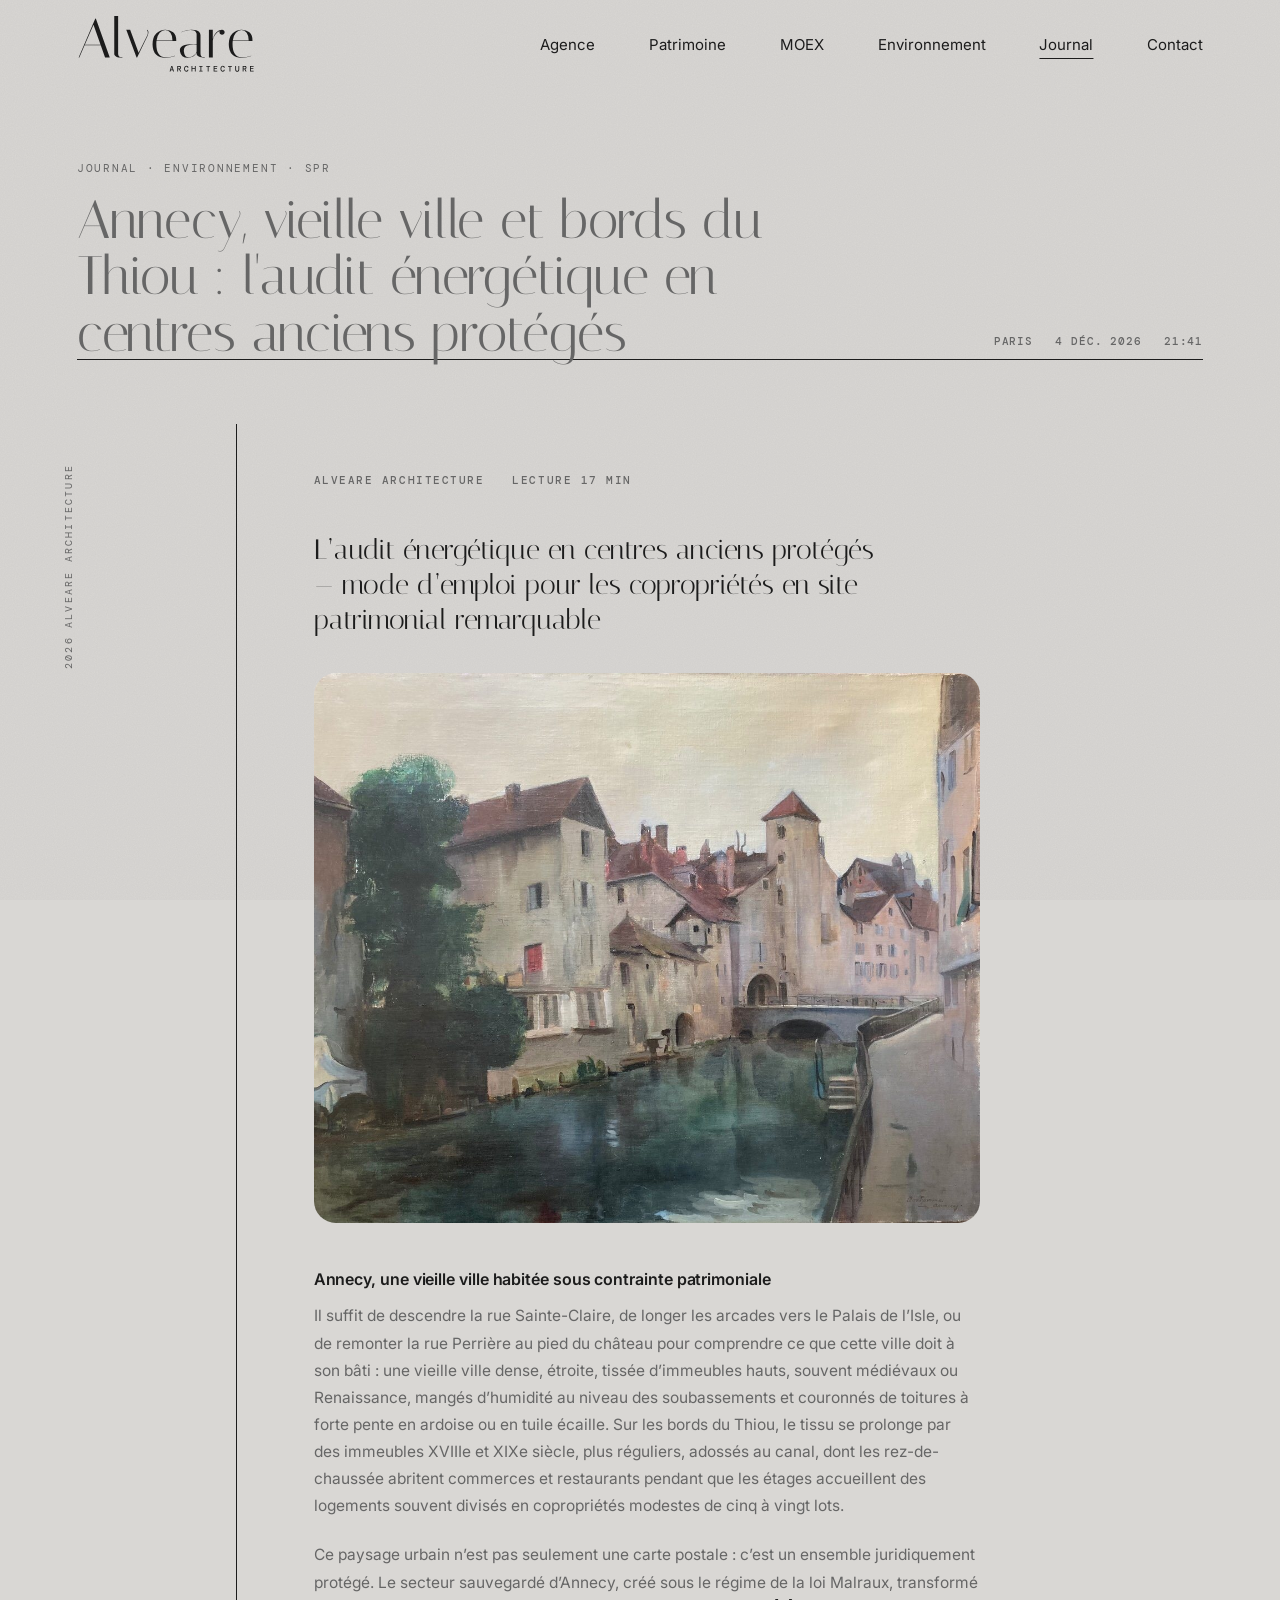
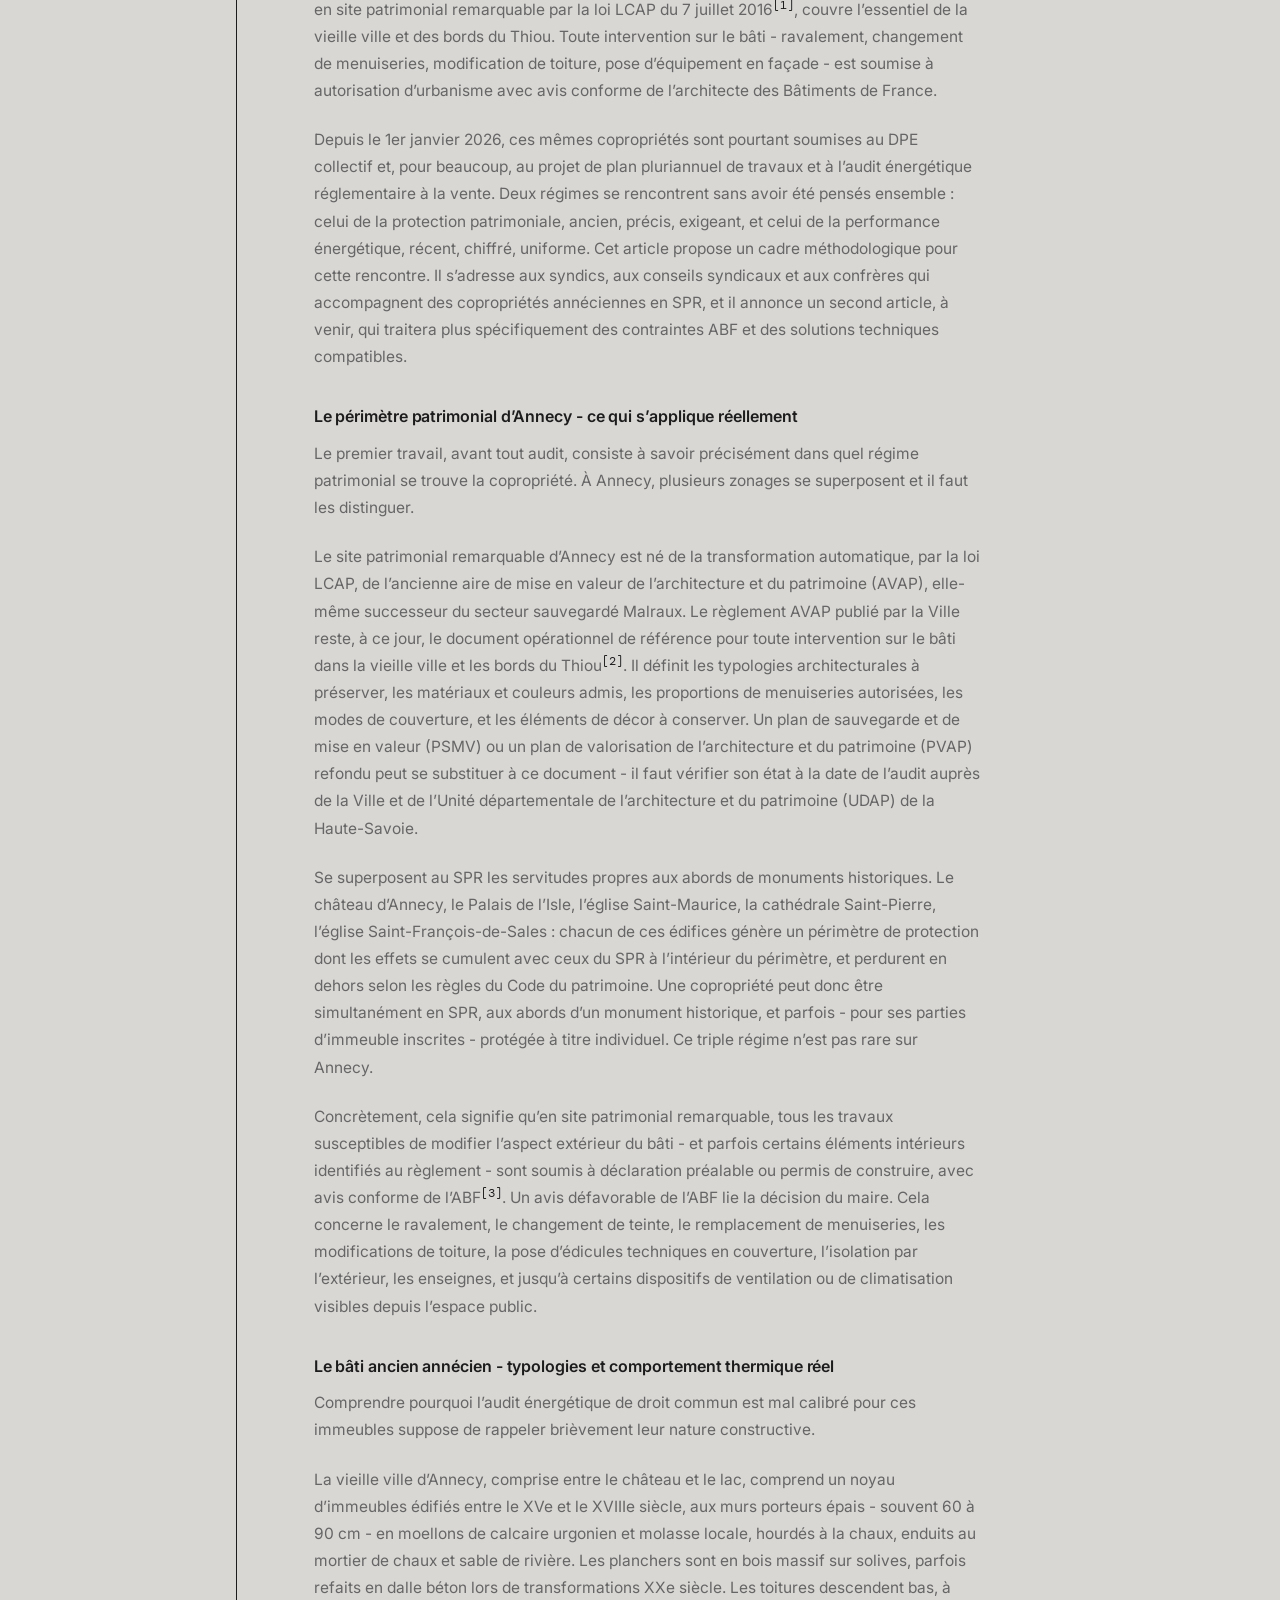
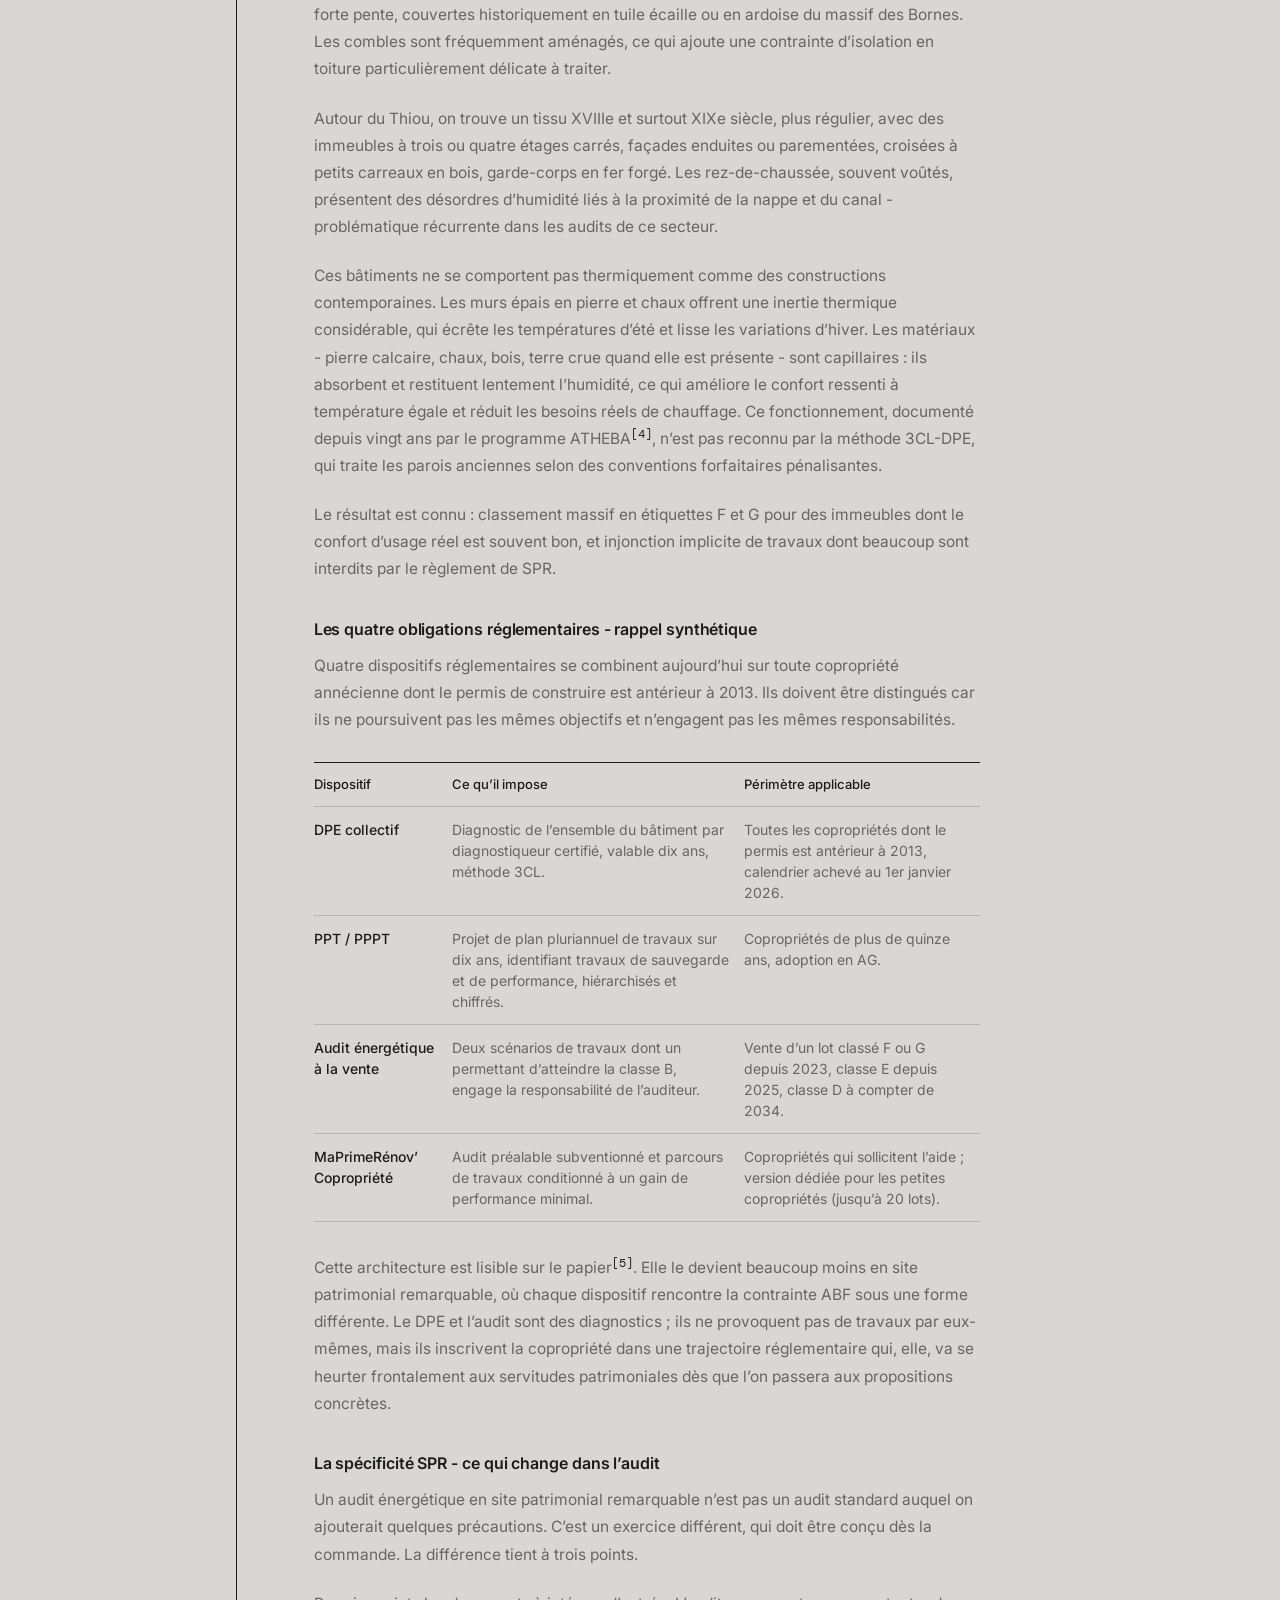
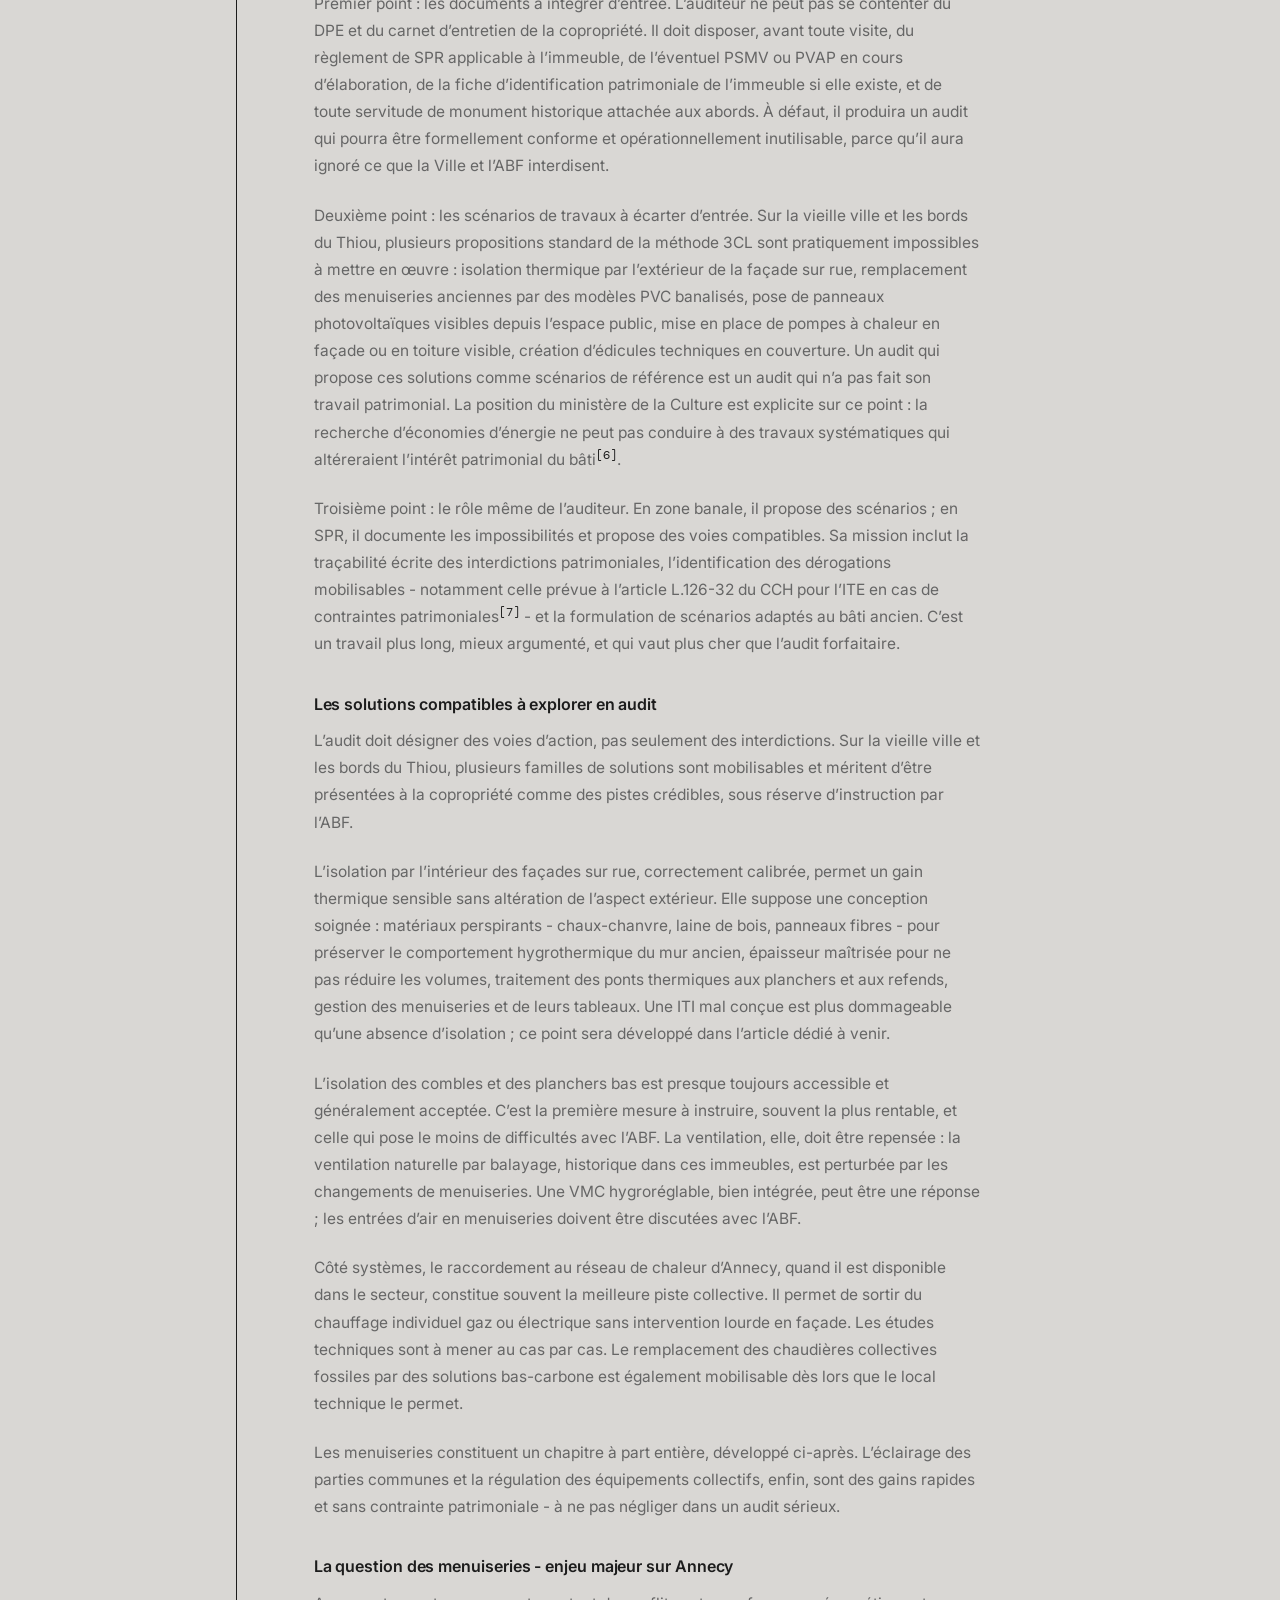
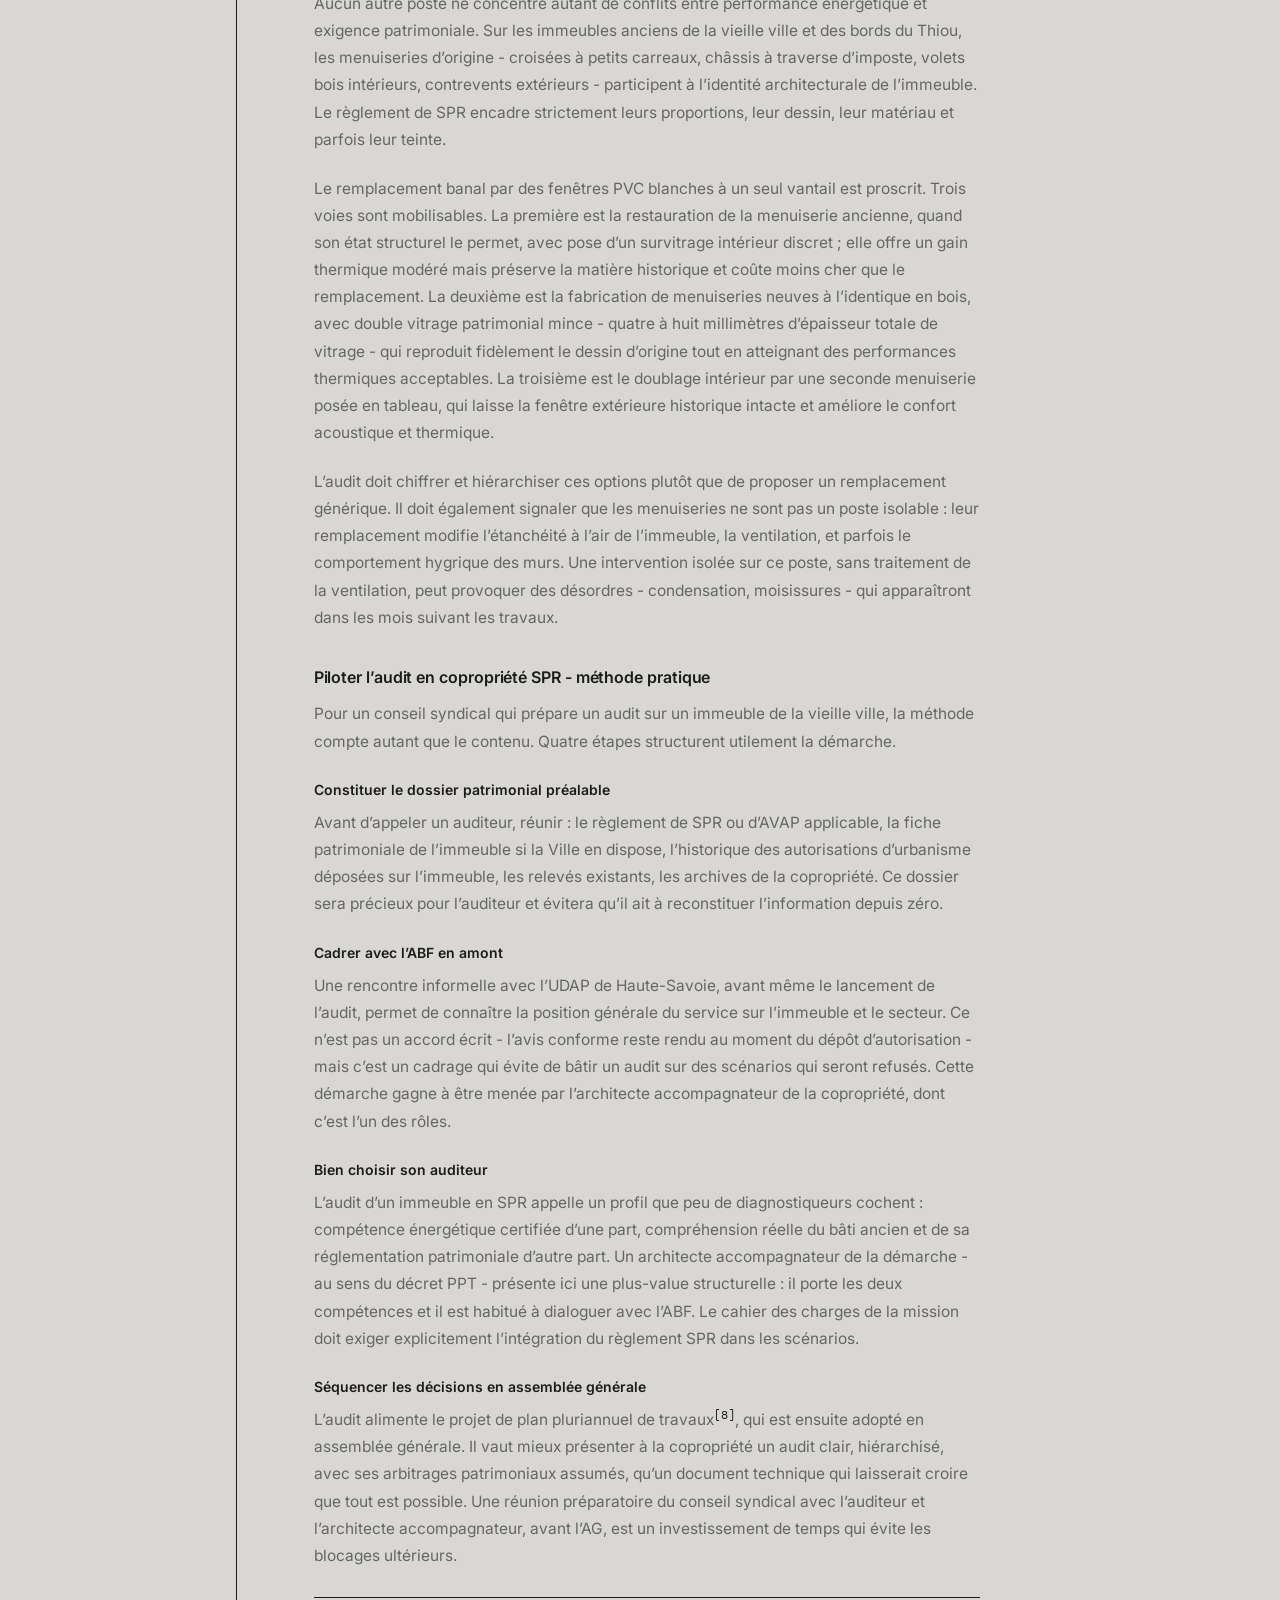
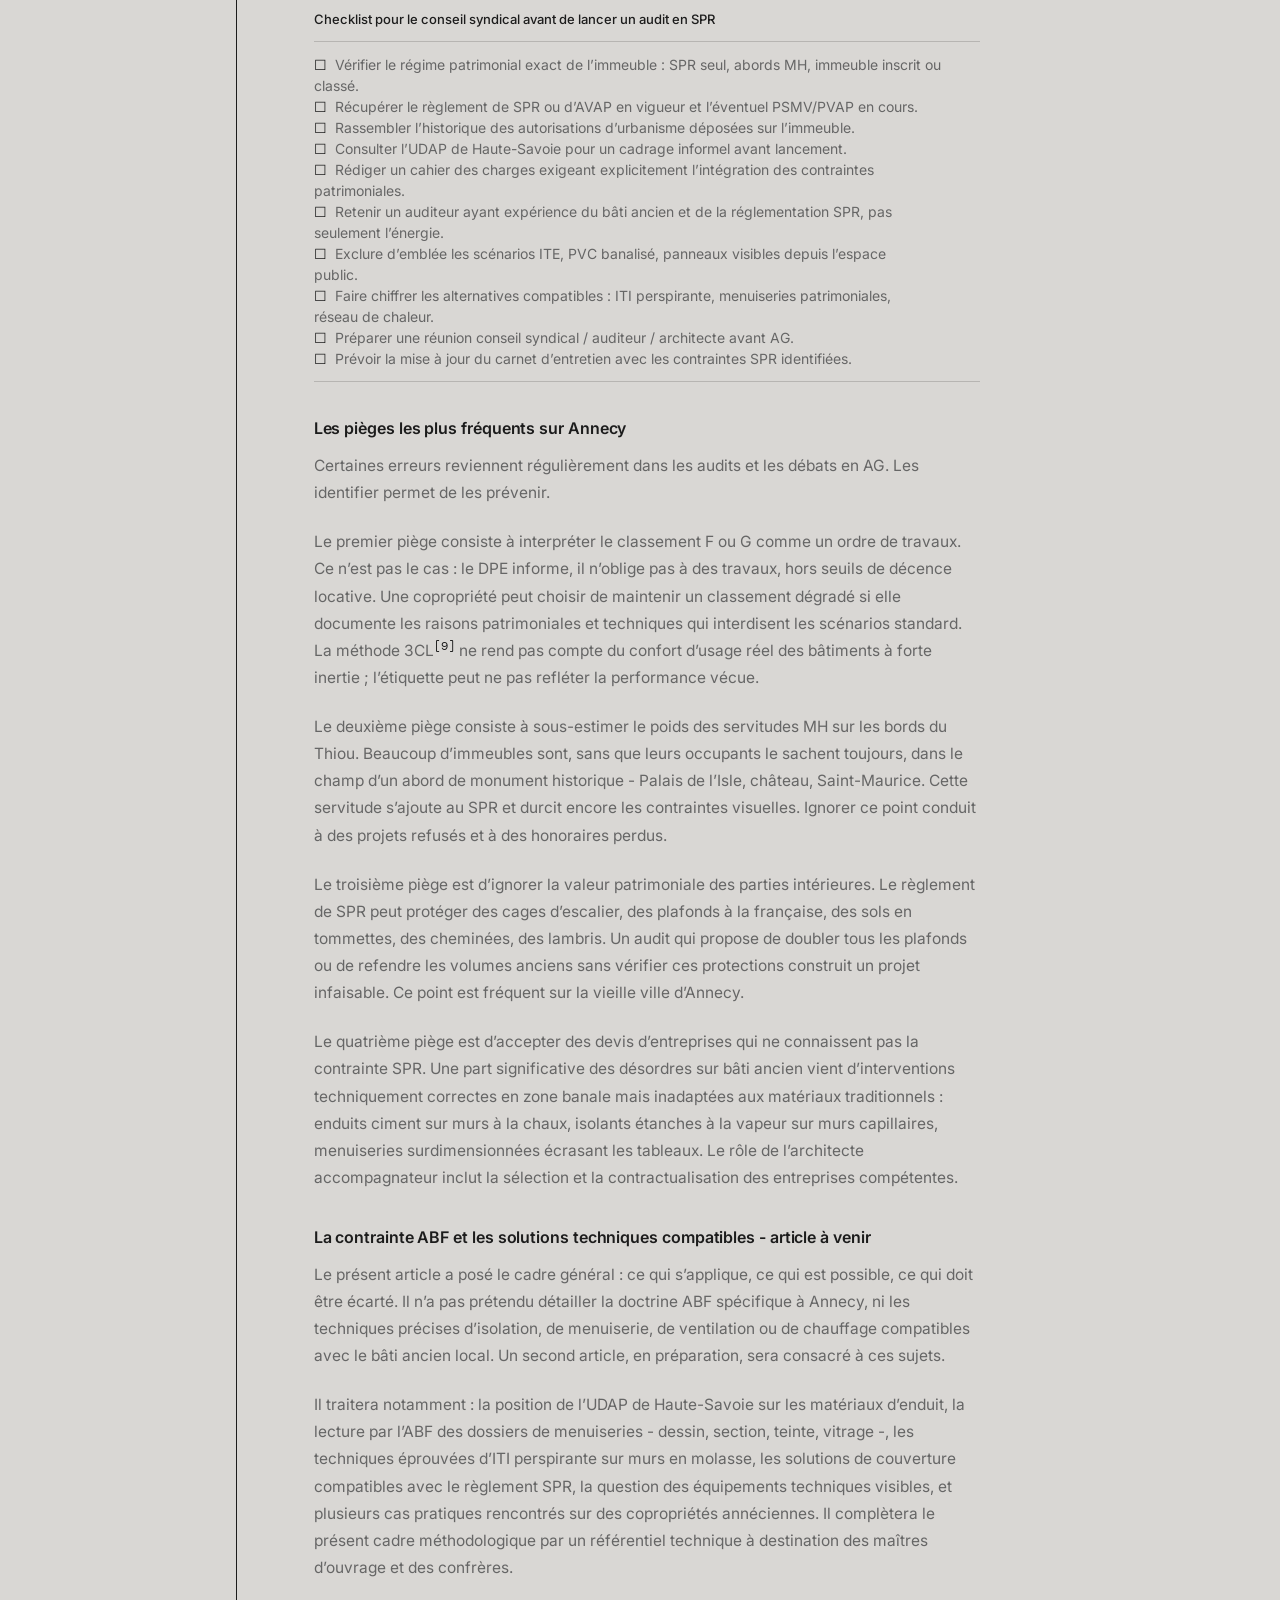
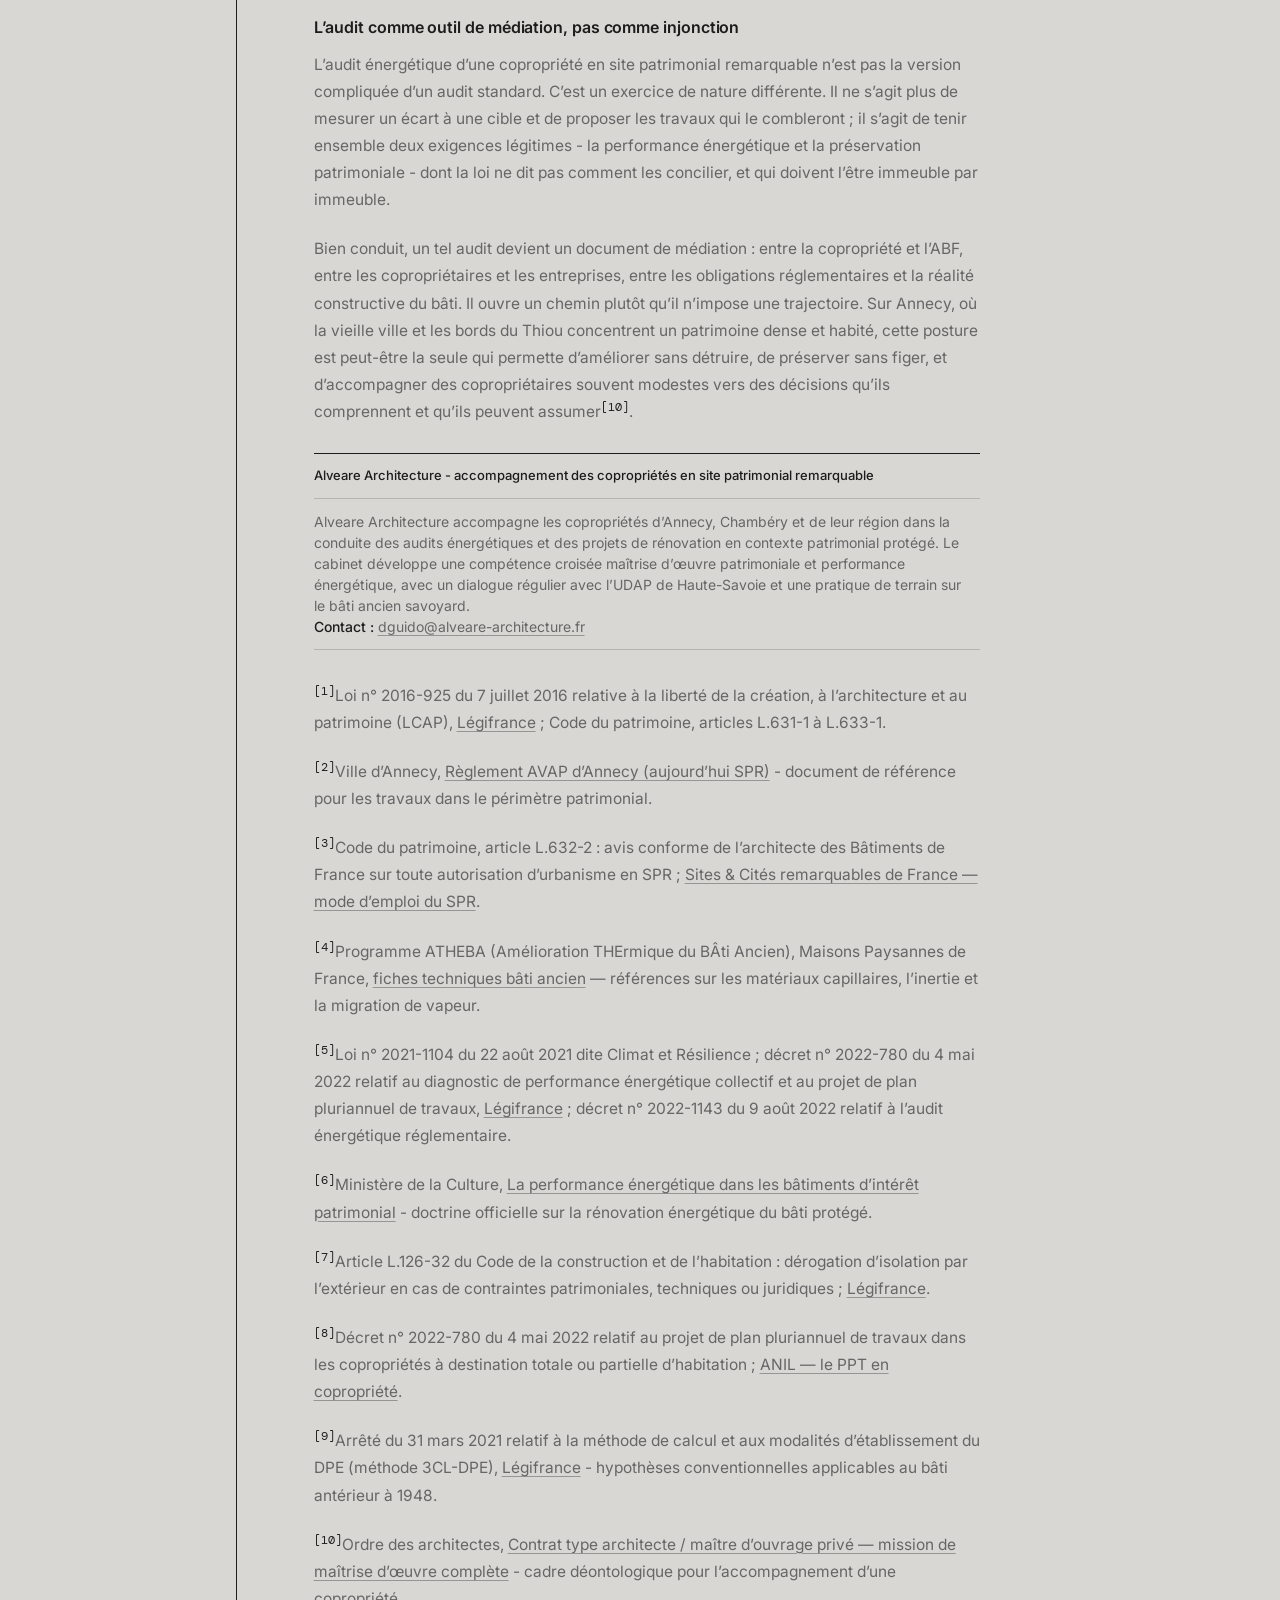
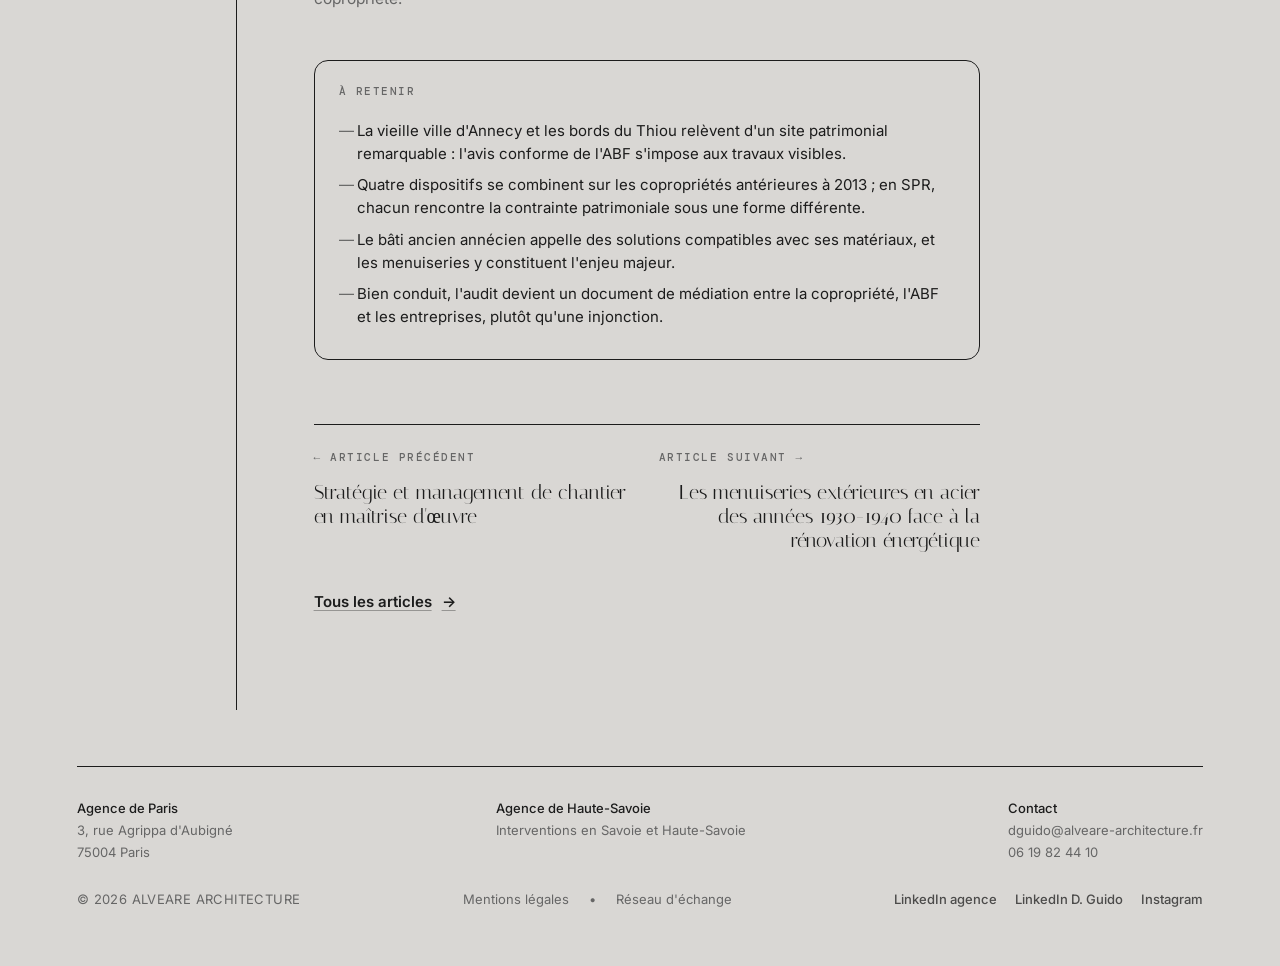
<file: journal-audit-energetique-secteur-protege.html>
<!DOCTYPE html>
<html lang="fr">
<head>
<meta charset="utf-8">
<meta name="viewport" content="width=device-width, initial-scale=1">
<title>Annecy, vieille ville et bords du Thiou : l'audit énergétique en centres anciens protégés — Journal Alveare Architecture</title>
<meta name="description" content="Mode d'emploi pour les copropriétés en site patrimonial remarquable.">
<meta property="og:title" content="Annecy, vieille ville et bords du Thiou : l'audit énergétique en centres anciens protégés — Journal Alveare Architecture">
<meta property="og:description" content="Mode d'emploi pour les copropriétés en site patrimonial remarquable.">
<meta property="og:image" content="assets/img/hero.jpg">
<link rel="icon" href="assets/favicon.svg" type="image/svg+xml">
<link rel="preconnect" href="https://fonts.googleapis.com">
<link rel="preconnect" href="https://fonts.gstatic.com" crossorigin>
<link rel="stylesheet" href="style.css">
</head>
<body class="page-sub page-article">
<a class="skip-link" href="#main">Aller au contenu</a>

<header class="site-nav">
  <a class="logo" href="index.html" aria-label="Alveare Architecture, accueil"><svg xmlns="http://www.w3.org/2000/svg" fill="none" viewBox="0 0 482 168" role="img" aria-label="Alveare Architecture"><title>Alveare Architecture</title><path fill="currentColor" d="M6.3 118.0H4.5L49.35 13.0L51.0 12.25L88.8 118.0H76.05L64.35 85.0H20.55ZM44.699999999999996 29.200000000000003 21.15 83.5H63.9ZM118.35 118.0Q105.14999999999999 118.0 101.7 111.1Q100.95 109.6 100.95 108.4V5.650000000000006H111.44999999999999V107.35Q111.44999999999999 111.7 113.17499999999998 114.025Q114.89999999999999 116.35 116.69999999999999 116.5L118.35 116.8H123.0V118.0ZM189.6 43.900000000000006 190.5 43.0Q191.1 43.3 192.075 44.8Q193.05 46.3 193.275 47.5Q193.5 48.7 193.5 49.75Q193.5 53.8 191.7 58.0L162.9 118.0H161.4L133.5 43.0H144.0L166.95 105.1L190.2 58.0Q192.0 54.85 192.0 50.5Q192.0 46.150000000000006 189.6 43.900000000000006ZM214.95 81.4Q214.95 100.0 221.475 108.7Q228.0 117.4 238.65 117.4Q253.65 117.4 265.35 112.9L265.8 113.95Q253.8 118.6 238.72500000000002 118.6Q223.65 118.6 214.2 109.6Q204.75 100.6 204.75 81.85Q204.75 63.1 214.65 52.75Q224.55 42.400000000000006 239.85 42.400000000000006Q252.15 42.400000000000006 260.55 49.75Q268.95 57.1 268.95 71.5Q268.95 72.25 268.95 73.0H215.4Q214.95 77.05000000000001 214.95 81.4ZM215.55 71.80000000000001H258.75Q258.6 57.400000000000006 253.20000000000002 50.50000000000001Q247.8 43.60000000000001 239.25 43.60000000000001Q230.7 43.60000000000001 224.02499999999998 51.10000000000001Q217.35 58.6 215.55 71.80000000000001ZM341.55 118.0Q331.35 118.0 327.6 114.1Q324.15000000000003 110.8 324.15000000000003 108.4V105.25Q316.8 118.6 300.6 118.6Q281.70000000000005 118.6 279.15000000000003 101.5Q278.85 99.7 278.85 97.825Q278.85 95.95 279.45000000000005 93.7Q280.05 91.45 282.90000000000003 88.75Q288.6 83.35 307.95000000000005 82.15Q312.75 81.7 316.8 81.7Q320.85 81.7 324.15000000000003 82.0V57.1Q323.85 56.95 324.15000000000003 55.675000000000004Q324.45000000000005 54.400000000000006 323.625 52.37500000000001Q322.8 50.35000000000001 321.45000000000005 48.400000000000006Q320.1 46.45 316.65000000000003 45.025000000000006Q313.20000000000005 43.60000000000001 307.65000000000003 43.60000000000001Q302.1 43.60000000000001 294.675 45.62500000000001Q287.25 47.650000000000006 283.8 49.60000000000001L283.20000000000005 48.55Q296.55 42.400000000000006 310.35 42.400000000000006Q325.8 42.400000000000006 330.75 47.95Q334.65000000000003 52.3 334.65000000000003 57.1V107.35Q334.65000000000003 111.7 336.375 114.025Q338.1 116.35 339.90000000000003 116.5L341.55 116.8H346.20000000000005V118.0ZM303.0 117.4Q310.95000000000005 117.4 317.32500000000005 111.92500000000001Q323.70000000000005 106.45 324.15000000000003 101.35V83.2Q320.1 82.9 315.975 82.9Q311.85 82.9 307.8 83.35Q296.40000000000003 84.7 292.95000000000005 88.45Q289.5 92.2 289.5 98.8Q289.5 100.0 289.65000000000003 101.5Q291.0 117.4 303.0 117.4ZM386.1 49.45V46.3Q379.35 49.0 373.80000000000007 57.175Q368.25000000000006 65.35 367.95000000000005 72.55000000000001V118.0H357.45000000000005V43.0H367.95000000000005V66.85Q370.35 58.150000000000006 377.1 50.425000000000004Q383.85 42.7 392.40000000000003 42.400000000000006H393.00000000000006Q396.00000000000006 42.400000000000006 398.0250000000001 44.425000000000004Q400.05000000000007 46.45 400.05000000000007 49.45Q400.05000000000007 52.45 398.0250000000001 54.400000000000006Q396.00000000000006 56.35 393.00000000000006 56.35Q390.00000000000006 56.35 388.05000000000007 54.400000000000006Q386.1 52.45 386.1 49.45ZM421.50000000000006 81.4Q421.50000000000006 100.0 428.0250000000001 108.7Q434.55000000000007 117.4 445.20000000000005 117.4Q460.20000000000005 117.4 471.9000000000001 112.9L472.3500000000001 113.95Q460.3500000000001 118.6 445.2750000000001 118.6Q430.20000000000005 118.6 420.75000000000006 109.6Q411.30000000000007 100.6 411.30000000000007 81.85Q411.30000000000007 63.1 421.20000000000005 52.75Q431.1000000000001 42.400000000000006 446.4000000000001 42.400000000000006Q458.70000000000005 42.400000000000006 467.1 49.75Q475.50000000000006 57.1 475.50000000000006 71.5Q475.50000000000006 72.25 475.50000000000006 73.0H421.95000000000005Q421.50000000000006 77.05000000000001 421.50000000000006 81.4ZM422.1000000000001 71.80000000000001H465.30000000000007Q465.1500000000001 57.400000000000006 459.7500000000001 50.50000000000001Q454.3500000000001 43.60000000000001 445.80000000000007 43.60000000000001Q437.25000000000006 43.60000000000001 430.57500000000005 51.10000000000001Q423.9000000000001 58.6 422.1000000000001 71.80000000000001Z"/><g transform="translate(250.3 0)"><path fill="currentColor" d="M0.616 156.0 5.2139999999999995 140.6H7.986L12.584 156.0H10.054L9.02 152.304H4.18L3.146 156.0ZM6.534 143.9 4.707999999999999 150.434H8.491999999999999L6.6659999999999995 143.9ZM21.349999999999998 156.0V140.6H26.387999999999998Q28.192 140.6 29.369 141.216Q30.546 141.832 31.128999999999998 142.877Q31.711999999999996 143.922 31.711999999999996 145.242Q31.711999999999996 146.738 30.952999999999996 147.893Q30.194 149.048 28.631999999999998 149.576L31.866 156.0H29.159999999999997L26.212 149.906H23.682V156.0ZM23.682 147.794H26.256Q27.839999999999996 147.794 28.576999999999998 147.09Q29.314 146.386 29.314 145.242Q29.314 144.076 28.588 143.38299999999998Q27.862 142.69 26.233999999999998 142.69H23.682ZM46.044 156.264Q44.108 156.264 42.754999999999995 155.274Q41.402 154.284 40.687 152.49099999999999Q39.972 150.698 39.972 148.322Q39.972 145.924 40.687 144.131Q41.402 142.338 42.766 141.337Q44.129999999999995 140.336 46.044 140.336Q48.53 140.336 50.004 141.68900000000002Q51.477999999999994 143.042 51.72 145.352H49.146Q48.948 144.142 48.167 143.339Q47.385999999999996 142.536 46.022 142.536Q44.284 142.536 43.316 144.07600000000002Q42.348 145.616 42.348 148.322Q42.348 151.006 43.316 152.535Q44.284 154.064 46.022 154.064Q47.43 154.064 48.178 153.327Q48.926 152.59 49.146 151.38H51.72Q51.367999999999995 153.646 49.937999999999995 154.95499999999998Q48.507999999999996 156.264 46.044 156.264ZM60.001999999999995 156.0V140.6H62.333999999999996V146.98H69.06599999999999V140.6H71.398V156.0H69.06599999999999V149.114H62.333999999999996V156.0ZM80.89 156.0V153.932H84.234V142.668H80.934V140.6H89.866V142.668H86.566V153.932H89.91V156.0ZM103.934 156.0V142.69H99.798V140.6H110.402V142.69H106.266V156.0ZM119.96000000000001 156.0V140.6H129.794V142.69H122.292V147.178H129.13400000000001V149.246H122.292V153.91H129.794V156.0ZM144.544 156.264Q142.608 156.264 141.255 155.274Q139.90200000000002 154.284 139.187 152.49099999999999Q138.472 150.698 138.472 148.322Q138.472 145.924 139.187 144.131Q139.90200000000002 142.338 141.26600000000002 141.337Q142.63 140.336 144.544 140.336Q147.03 140.336 148.50400000000002 141.68900000000002Q149.978 143.042 150.22 145.352H147.64600000000002Q147.448 144.142 146.667 143.339Q145.886 142.536 144.522 142.536Q142.784 142.536 141.816 144.07600000000002Q140.848 145.616 140.848 148.322Q140.848 151.006 141.816 152.535Q142.784 154.064 144.522 154.064Q145.93 154.064 146.678 153.327Q147.42600000000002 152.59 147.64600000000002 151.38H150.22Q149.868 153.646 148.438 154.95499999999998Q147.008 156.264 144.544 156.264ZM163.034 156.0V142.69H158.898V140.6H169.50199999999998V142.69H165.36599999999999V156.0ZM183.856 156.264Q182.29399999999998 156.264 181.07299999999998 155.626Q179.85199999999998 154.988 179.14799999999997 153.679Q178.444 152.37 178.444 150.368V140.6H180.77599999999998V150.5Q180.77599999999998 152.26 181.61199999999997 153.21699999999998Q182.44799999999998 154.174 183.89999999999998 154.174Q185.35199999999998 154.174 186.188 153.21699999999998Q187.02399999999997 152.26 187.02399999999997 150.5V140.6H189.356V150.368Q189.356 152.37 188.63 153.679Q187.904 154.988 186.661 155.626Q185.41799999999998 156.264 183.856 156.264ZM198.64999999999998 156.0V140.6H203.68799999999996Q205.49199999999996 140.6 206.66899999999998 141.216Q207.84599999999998 141.832 208.42899999999997 142.877Q209.01199999999997 143.922 209.01199999999997 145.242Q209.01199999999997 146.738 208.253 147.893Q207.49399999999997 149.048 205.93199999999996 149.576L209.16599999999997 156.0H206.45999999999998L203.51199999999997 149.906H200.98199999999997V156.0ZM200.98199999999997 147.794H203.55599999999998Q205.13999999999996 147.794 205.87699999999995 147.09Q206.61399999999998 146.386 206.61399999999998 145.242Q206.61399999999998 144.076 205.88799999999998 143.38299999999998Q205.16199999999998 142.69 203.53399999999996 142.69H200.98199999999997ZM218.45999999999995 156.0V140.6H228.29399999999995V142.69H220.79199999999997V147.178H227.63399999999996V149.246H220.79199999999997V153.91H228.29399999999995V156.0Z"/></g></svg></a>
  <button class="nav-toggle" aria-expanded="false" aria-controls="nav-links">Menu</button>
  <nav class="nav-links" id="nav-links" aria-label="Navigation principale"><a href="agence.html">Agence</a><a href="patrimoine.html">Patrimoine</a><a href="moex.html">MOEX</a><a href="environnement.html">Environnement</a><a href="journal.html" class="active">Journal</a><a href="contact.html">Contact</a></nav>
</header>
<section class="page-head page-head-article">
  <div class="page-head-row">
    <div><span class="kicker">Journal · Environnement · SPR</span><h1>Annecy, vieille ville et bords du Thiou : l'audit énergétique en centres anciens protégés</h1></div>
    <div class="page-meta" aria-label="Lieu, date et heure"><span>Paris</span><span data-date>—</span><span data-time>—</span></div>
  </div>
</section>
<main id="main" class="content-wrap">
  <div class="col-bar"><span class="sidebar-brand">2026 Alveare Architecture</span></div>
  <article class="content narrow article-content">
    <div class="article-meta mono"><span>Alveare Architecture</span><span>Lecture 17 min</span></div>
    <p class="article-lede">L’audit énergétique en centres anciens protégés — mode d’emploi pour les copropriétés en site patrimonial remarquable</p>
<figure class="article-figure">
  <img src="assets/img/cover-annecy.jpg" alt="Peinture du Thiou à Annecy : façades anciennes et pont au bord du canal" loading="lazy">
</figure>

<h3>Annecy, une vieille ville habitée sous contrainte patrimoniale</h3>
<p>Il suffit de descendre la rue Sainte-Claire, de longer les arcades vers le Palais de l’Isle, ou de remonter la rue Perrière au pied du château pour comprendre ce que cette ville doit à son bâti : une vieille ville dense, étroite, tissée d’immeubles hauts, souvent médiévaux ou Renaissance, mangés d’humidité au niveau des soubassements et couronnés de toitures à forte pente en ardoise ou en tuile écaille. Sur les bords du Thiou, le tissu se prolonge par des immeubles XVIIIe et XIXe siècle, plus réguliers, adossés au canal, dont les rez-de-chaussée abritent commerces et restaurants pendant que les étages accueillent des logements souvent divisés en copropriétés modestes de cinq à vingt lots.</p>
<p>Ce paysage urbain n’est pas seulement une carte postale : c’est un ensemble juridiquement protégé. Le secteur sauvegardé d’Annecy, créé sous le régime de la loi Malraux, transformé en site patrimonial remarquable par la loi LCAP du 7 juillet 2016<a class="fn" href="#_ftn1" id="_ftnref1">[1]</a>, couvre l’essentiel de la vieille ville et des bords du Thiou. Toute intervention sur le bâti - ravalement, changement de menuiseries, modification de toiture, pose d’équipement en façade - est soumise à autorisation d’urbanisme avec avis conforme de l’architecte des Bâtiments de France.</p>
<p>Depuis le 1er janvier 2026, ces mêmes copropriétés sont pourtant soumises au DPE collectif et, pour beaucoup, au projet de plan pluriannuel de travaux et à l’audit énergétique réglementaire à la vente. Deux régimes se rencontrent sans avoir été pensés ensemble : celui de la protection patrimoniale, ancien, précis, exigeant, et celui de la performance énergétique, récent, chiffré, uniforme. Cet article propose un cadre méthodologique pour cette rencontre. Il s’adresse aux syndics, aux conseils syndicaux et aux confrères qui accompagnent des copropriétés annéciennes en SPR, et il annonce un second article, à venir, qui traitera plus spécifiquement des contraintes ABF et des solutions techniques compatibles.</p>
<h3>Le périmètre patrimonial d’Annecy - ce qui s’applique réellement</h3>
<p>Le premier travail, avant tout audit, consiste à savoir précisément dans quel régime patrimonial se trouve la copropriété. À Annecy, plusieurs zonages se superposent et il faut les distinguer.</p>
<p>Le site patrimonial remarquable d’Annecy est né de la transformation automatique, par la loi LCAP, de l’ancienne aire de mise en valeur de l’architecture et du patrimoine (AVAP), elle-même successeur du secteur sauvegardé Malraux. Le règlement AVAP publié par la Ville reste, à ce jour, le document opérationnel de référence pour toute intervention sur le bâti dans la vieille ville et les bords du Thiou<a class="fn" href="#_ftn2" id="_ftnref2">[2]</a>. Il définit les typologies architecturales à préserver, les matériaux et couleurs admis, les proportions de menuiseries autorisées, les modes de couverture, et les éléments de décor à conserver. Un plan de sauvegarde et de mise en valeur (PSMV) ou un plan de valorisation de l’architecture et du patrimoine (PVAP) refondu peut se substituer à ce document - il faut vérifier son état à la date de l’audit auprès de la Ville et de l’Unité départementale de l’architecture et du patrimoine (UDAP) de la Haute-Savoie.</p>
<p>Se superposent au SPR les servitudes propres aux abords de monuments historiques. Le château d’Annecy, le Palais de l’Isle, l’église Saint-Maurice, la cathédrale Saint-Pierre, l’église Saint-François-de-Sales : chacun de ces édifices génère un périmètre de protection dont les effets se cumulent avec ceux du SPR à l’intérieur du périmètre, et perdurent en dehors selon les règles du Code du patrimoine. Une copropriété peut donc être simultanément en SPR, aux abords d’un monument historique, et parfois - pour ses parties d’immeuble inscrites - protégée à titre individuel. Ce triple régime n’est pas rare sur Annecy.</p>
<p>Concrètement, cela signifie qu’en site patrimonial remarquable, tous les travaux susceptibles de modifier l’aspect extérieur du bâti - et parfois certains éléments intérieurs identifiés au règlement - sont soumis à déclaration préalable ou permis de construire, avec avis conforme de l’ABF<a class="fn" href="#_ftn3" id="_ftnref3">[3]</a>. Un avis défavorable de l’ABF lie la décision du maire. Cela concerne le ravalement, le changement de teinte, le remplacement de menuiseries, les modifications de toiture, la pose d’édicules techniques en couverture, l’isolation par l’extérieur, les enseignes, et jusqu’à certains dispositifs de ventilation ou de climatisation visibles depuis l’espace public.</p>
<h3>Le bâti ancien annécien - typologies et comportement thermique réel</h3>
<p>Comprendre pourquoi l’audit énergétique de droit commun est mal calibré pour ces immeubles suppose de rappeler brièvement leur nature constructive.</p>
<p>La vieille ville d’Annecy, comprise entre le château et le lac, comprend un noyau d’immeubles édifiés entre le XVe et le XVIIIe siècle, aux murs porteurs épais - souvent 60 à 90 cm - en moellons de calcaire urgonien et molasse locale, hourdés à la chaux, enduits au mortier de chaux et sable de rivière. Les planchers sont en bois massif sur solives, parfois refaits en dalle béton lors de transformations XXe siècle. Les toitures descendent bas, à forte pente, couvertes historiquement en tuile écaille ou en ardoise du massif des Bornes. Les combles sont fréquemment aménagés, ce qui ajoute une contrainte d’isolation en toiture particulièrement délicate à traiter.</p>
<p>Autour du Thiou, on trouve un tissu XVIIIe et surtout XIXe siècle, plus régulier, avec des immeubles à trois ou quatre étages carrés, façades enduites ou parementées, croisées à petits carreaux en bois, garde-corps en fer forgé. Les rez-de-chaussée, souvent voûtés, présentent des désordres d’humidité liés à la proximité de la nappe et du canal - problématique récurrente dans les audits de ce secteur.</p>
<p>Ces bâtiments ne se comportent pas thermiquement comme des constructions contemporaines. Les murs épais en pierre et chaux offrent une inertie thermique considérable, qui écrête les températures d’été et lisse les variations d’hiver. Les matériaux - pierre calcaire, chaux, bois, terre crue quand elle est présente - sont capillaires : ils absorbent et restituent lentement l’humidité, ce qui améliore le confort ressenti à température égale et réduit les besoins réels de chauffage. Ce fonctionnement, documenté depuis vingt ans par le programme ATHEBA<a class="fn" href="#_ftn4" id="_ftnref4">[4]</a>, n’est pas reconnu par la méthode 3CL-DPE, qui traite les parois anciennes selon des conventions forfaitaires pénalisantes.</p>
<p>Le résultat est connu : classement massif en étiquettes F et G pour des immeubles dont le confort d’usage réel est souvent bon, et injonction implicite de travaux dont beaucoup sont interdits par le règlement de SPR.</p>
<h3>Les quatre obligations réglementaires - rappel synthétique</h3>
<p>Quatre dispositifs réglementaires se combinent aujourd’hui sur toute copropriété annécienne dont le permis de construire est antérieur à 2013. Ils doivent être distingués car ils ne poursuivent pas les mêmes objectifs et n’engagent pas les mêmes responsabilités.</p>
<div class="table-wrap cols-3"><table><tr><th><strong>Dispositif</strong></th><th><strong>Ce qu’il impose</strong></th><th><strong>Périmètre applicable</strong></th></tr><tr><td data-label="Dispositif"><strong>DPE collectif</strong></td><td data-label="Ce qu’il impose">Diagnostic de l’ensemble du bâtiment par diagnostiqueur certifié, valable dix ans, méthode 3CL.</td><td data-label="Périmètre applicable">Toutes les copropriétés dont le permis est antérieur à 2013, calendrier achevé au 1er janvier 2026.</td></tr><tr><td data-label="Dispositif"><strong>PPT / PPPT</strong></td><td data-label="Ce qu’il impose">Projet de plan pluriannuel de travaux sur dix ans, identifiant travaux de sauvegarde et de performance, hiérarchisés et chiffrés.</td><td data-label="Périmètre applicable">Copropriétés de plus de quinze ans, adoption en AG.</td></tr><tr><td data-label="Dispositif"><strong>Audit énergétique à la vente</strong></td><td data-label="Ce qu’il impose">Deux scénarios de travaux dont un permettant d’atteindre la classe B, engage la responsabilité de l’auditeur.</td><td data-label="Périmètre applicable">Vente d’un lot classé F ou G depuis 2023, classe E depuis 2025, classe D à compter de 2034.</td></tr><tr><td data-label="Dispositif"><strong>MaPrimeRénov’ Copropriété</strong></td><td data-label="Ce qu’il impose">Audit préalable subventionné et parcours de travaux conditionné à un gain de performance minimal.</td><td data-label="Périmètre applicable">Copropriétés qui sollicitent l’aide ; version dédiée pour les petites copropriétés (jusqu’à 20 lots).</td></tr></table></div>
<p>Cette architecture est lisible sur le papier<a class="fn" href="#_ftn5" id="_ftnref5">[5]</a>. Elle le devient beaucoup moins en site patrimonial remarquable, où chaque dispositif rencontre la contrainte ABF sous une forme différente. Le DPE et l’audit sont des diagnostics ; ils ne provoquent pas de travaux par eux-mêmes, mais ils inscrivent la copropriété dans une trajectoire réglementaire qui, elle, va se heurter frontalement aux servitudes patrimoniales dès que l’on passera aux propositions concrètes.</p>
<h3>La spécificité SPR - ce qui change dans l’audit</h3>
<p>Un audit énergétique en site patrimonial remarquable n’est pas un audit standard auquel on ajouterait quelques précautions. C’est un exercice différent, qui doit être conçu dès la commande. La différence tient à trois points.</p>
<p>Premier point : les documents à intégrer d’entrée. L’auditeur ne peut pas se contenter du DPE et du carnet d’entretien de la copropriété. Il doit disposer, avant toute visite, du règlement de SPR applicable à l’immeuble, de l’éventuel PSMV ou PVAP en cours d’élaboration, de la fiche d’identification patrimoniale de l’immeuble si elle existe, et de toute servitude de monument historique attachée aux abords. À défaut, il produira un audit qui pourra être formellement conforme et opérationnellement inutilisable, parce qu’il aura ignoré ce que la Ville et l’ABF interdisent.</p>
<p>Deuxième point : les scénarios de travaux à écarter d’entrée. Sur la vieille ville et les bords du Thiou, plusieurs propositions standard de la méthode 3CL sont pratiquement impossibles à mettre en œuvre : isolation thermique par l’extérieur de la façade sur rue, remplacement des menuiseries anciennes par des modèles PVC banalisés, pose de panneaux photovoltaïques visibles depuis l’espace public, mise en place de pompes à chaleur en façade ou en toiture visible, création d’édicules techniques en couverture. Un audit qui propose ces solutions comme scénarios de référence est un audit qui n’a pas fait son travail patrimonial. La position du ministère de la Culture est explicite sur ce point : la recherche d’économies d’énergie ne peut pas conduire à des travaux systématiques qui altéreraient l’intérêt patrimonial du bâti<a class="fn" href="#_ftn6" id="_ftnref6">[6]</a>.</p>
<p>Troisième point : le rôle même de l’auditeur. En zone banale, il propose des scénarios ; en SPR, il documente les impossibilités et propose des voies compatibles. Sa mission inclut la traçabilité écrite des interdictions patrimoniales, l’identification des dérogations mobilisables - notamment celle prévue à l’article L.126-32 du CCH pour l’ITE en cas de contraintes patrimoniales<a class="fn" href="#_ftn7" id="_ftnref7">[7]</a> - et la formulation de scénarios adaptés au bâti ancien. C’est un travail plus long, mieux argumenté, et qui vaut plus cher que l’audit forfaitaire.</p>
<h3>Les solutions compatibles à explorer en audit</h3>
<p>L’audit doit désigner des voies d’action, pas seulement des interdictions. Sur la vieille ville et les bords du Thiou, plusieurs familles de solutions sont mobilisables et méritent d’être présentées à la copropriété comme des pistes crédibles, sous réserve d’instruction par l’ABF.</p>
<p>L’isolation par l’intérieur des façades sur rue, correctement calibrée, permet un gain thermique sensible sans altération de l’aspect extérieur. Elle suppose une conception soignée : matériaux perspirants - chaux-chanvre, laine de bois, panneaux fibres - pour préserver le comportement hygrothermique du mur ancien, épaisseur maîtrisée pour ne pas réduire les volumes, traitement des ponts thermiques aux planchers et aux refends, gestion des menuiseries et de leurs tableaux. Une ITI mal conçue est plus dommageable qu’une absence d’isolation ; ce point sera développé dans l’article dédié à venir.</p>
<p>L’isolation des combles et des planchers bas est presque toujours accessible et généralement acceptée. C’est la première mesure à instruire, souvent la plus rentable, et celle qui pose le moins de difficultés avec l’ABF. La ventilation, elle, doit être repensée : la ventilation naturelle par balayage, historique dans ces immeubles, est perturbée par les changements de menuiseries. Une VMC hygroréglable, bien intégrée, peut être une réponse ; les entrées d’air en menuiseries doivent être discutées avec l’ABF.</p>
<p>Côté systèmes, le raccordement au réseau de chaleur d’Annecy, quand il est disponible dans le secteur, constitue souvent la meilleure piste collective. Il permet de sortir du chauffage individuel gaz ou électrique sans intervention lourde en façade. Les études techniques sont à mener au cas par cas. Le remplacement des chaudières collectives fossiles par des solutions bas-carbone est également mobilisable dès lors que le local technique le permet.</p>
<p>Les menuiseries constituent un chapitre à part entière, développé ci-après. L’éclairage des parties communes et la régulation des équipements collectifs, enfin, sont des gains rapides et sans contrainte patrimoniale - à ne pas négliger dans un audit sérieux.</p>
<h3>La question des menuiseries - enjeu majeur sur Annecy</h3>
<p>Aucun autre poste ne concentre autant de conflits entre performance énergétique et exigence patrimoniale. Sur les immeubles anciens de la vieille ville et des bords du Thiou, les menuiseries d’origine - croisées à petits carreaux, châssis à traverse d’imposte, volets bois intérieurs, contrevents extérieurs - participent à l’identité architecturale de l’immeuble. Le règlement de SPR encadre strictement leurs proportions, leur dessin, leur matériau et parfois leur teinte.</p>
<p>Le remplacement banal par des fenêtres PVC blanches à un seul vantail est proscrit. Trois voies sont mobilisables. La première est la restauration de la menuiserie ancienne, quand son état structurel le permet, avec pose d’un survitrage intérieur discret ; elle offre un gain thermique modéré mais préserve la matière historique et coûte moins cher que le remplacement. La deuxième est la fabrication de menuiseries neuves à l’identique en bois, avec double vitrage patrimonial mince - quatre à huit millimètres d’épaisseur totale de vitrage - qui reproduit fidèlement le dessin d’origine tout en atteignant des performances thermiques acceptables. La troisième est le doublage intérieur par une seconde menuiserie posée en tableau, qui laisse la fenêtre extérieure historique intacte et améliore le confort acoustique et thermique.</p>
<p>L’audit doit chiffrer et hiérarchiser ces options plutôt que de proposer un remplacement générique. Il doit également signaler que les menuiseries ne sont pas un poste isolable : leur remplacement modifie l’étanchéité à l’air de l’immeuble, la ventilation, et parfois le comportement hygrique des murs. Une intervention isolée sur ce poste, sans traitement de la ventilation, peut provoquer des désordres - condensation, moisissures - qui apparaîtront dans les mois suivant les travaux.</p>
<h3>Piloter l’audit en copropriété SPR - méthode pratique</h3>
<p>Pour un conseil syndical qui prépare un audit sur un immeuble de la vieille ville, la méthode compte autant que le contenu. Quatre étapes structurent utilement la démarche.</p>
<h4>Constituer le dossier patrimonial préalable</h4>
<p>Avant d’appeler un auditeur, réunir : le règlement de SPR ou d’AVAP applicable, la fiche patrimoniale de l’immeuble si la Ville en dispose, l’historique des autorisations d’urbanisme déposées sur l’immeuble, les relevés existants, les archives de la copropriété. Ce dossier sera précieux pour l’auditeur et évitera qu’il ait à reconstituer l’information depuis zéro.</p>
<h4>Cadrer avec l’ABF en amont</h4>
<p>Une rencontre informelle avec l’UDAP de Haute-Savoie, avant même le lancement de l’audit, permet de connaître la position générale du service sur l’immeuble et le secteur. Ce n’est pas un accord écrit - l’avis conforme reste rendu au moment du dépôt d’autorisation - mais c’est un cadrage qui évite de bâtir un audit sur des scénarios qui seront refusés. Cette démarche gagne à être menée par l’architecte accompagnateur de la copropriété, dont c’est l’un des rôles.</p>
<h4>Bien choisir son auditeur</h4>
<p>L’audit d’un immeuble en SPR appelle un profil que peu de diagnostiqueurs cochent : compétence énergétique certifiée d’une part, compréhension réelle du bâti ancien et de sa réglementation patrimoniale d’autre part. Un architecte accompagnateur de la démarche - au sens du décret PPT - présente ici une plus-value structurelle : il porte les deux compétences et il est habitué à dialoguer avec l’ABF. Le cahier des charges de la mission doit exiger explicitement l’intégration du règlement SPR dans les scénarios.</p>
<h4>Séquencer les décisions en assemblée générale</h4>
<p>L’audit alimente le projet de plan pluriannuel de travaux<a class="fn" href="#_ftn8" id="_ftnref8">[8]</a>, qui est ensuite adopté en assemblée générale. Il vaut mieux présenter à la copropriété un audit clair, hiérarchisé, avec ses arbitrages patrimoniaux assumés, qu’un document technique qui laisserait croire que tout est possible. Une réunion préparatoire du conseil syndical avec l’auditeur et l’architecte accompagnateur, avant l’AG, est un investissement de temps qui évite les blocages ultérieurs.</p>
<div class="table-wrap cols-1"><table><tr><th><strong>Checklist pour le conseil syndical avant de lancer un audit en SPR</strong></th></tr><tr><td data-label="Checklist pour le conseil syndical avant de lancer un audit en SPR"><strong>☐  </strong>Vérifier le régime patrimonial exact de l’immeuble : SPR seul, abords MH, immeuble inscrit ou classé.</p>
<p><strong>☐  </strong>Récupérer le règlement de SPR ou d’AVAP en vigueur et l’éventuel PSMV/PVAP en cours.</p>
<p><strong>☐  </strong>Rassembler l’historique des autorisations d’urbanisme déposées sur l’immeuble.</p>
<p><strong>☐  </strong>Consulter l’UDAP de Haute-Savoie pour un cadrage informel avant lancement.</p>
<p><strong>☐ </strong><strong> </strong>Rédiger un cahier des charges exigeant explicitement l’intégration des contraintes patrimoniales.</p>
<p><strong>☐  </strong>Retenir un auditeur ayant expérience du bâti ancien et de la réglementation SPR, pas seulement l’énergie.</p>
<p><strong>☐ </strong><strong> </strong>Exclure d’emblée les scénarios ITE, PVC banalisé, panneaux visibles depuis l’espace public.</p>
<p><strong>☐ </strong><strong> </strong>Faire chiffrer les alternatives compatibles : ITI perspirante, menuiseries patrimoniales, réseau de chaleur.</p>
<p><strong>☐</strong><strong>  </strong>Préparer une réunion conseil syndical / auditeur / architecte avant AG.</p>
<p><strong>☐  </strong>Prévoir la mise à jour du carnet d’entretien avec les contraintes SPR identifiées.</td></tr></table></div>
<h3>Les pièges les plus fréquents sur Annecy</h3>
<p>Certaines erreurs reviennent régulièrement dans les audits et les débats en AG. Les identifier permet de les prévenir.</p>
<p>Le premier piège consiste à interpréter le classement F ou G comme un ordre de travaux. Ce n’est pas le cas : le DPE informe, il n’oblige pas à des travaux, hors seuils de décence locative. Une copropriété peut choisir de maintenir un classement dégradé si elle documente les raisons patrimoniales et techniques qui interdisent les scénarios standard. La méthode 3CL<a class="fn" href="#_ftn9" id="_ftnref9">[9]</a> ne rend pas compte du confort d’usage réel des bâtiments à forte inertie ; l’étiquette peut ne pas refléter la performance vécue.</p>
<p>Le deuxième piège consiste à sous-estimer le poids des servitudes MH sur les bords du Thiou. Beaucoup d’immeubles sont, sans que leurs occupants le sachent toujours, dans le champ d’un abord de monument historique - Palais de l’Isle, château, Saint-Maurice. Cette servitude s’ajoute au SPR et durcit encore les contraintes visuelles. Ignorer ce point conduit à des projets refusés et à des honoraires perdus.</p>
<p>Le troisième piège est d’ignorer la valeur patrimoniale des parties intérieures. Le règlement de SPR peut protéger des cages d’escalier, des plafonds à la française, des sols en tommettes, des cheminées, des lambris. Un audit qui propose de doubler tous les plafonds ou de refendre les volumes anciens sans vérifier ces protections construit un projet infaisable. Ce point est fréquent sur la vieille ville d’Annecy.</p>
<p>Le quatrième piège est d’accepter des devis d’entreprises qui ne connaissent pas la contrainte SPR. Une part significative des désordres sur bâti ancien vient d’interventions techniquement correctes en zone banale mais inadaptées aux matériaux traditionnels : enduits ciment sur murs à la chaux, isolants étanches à la vapeur sur murs capillaires, menuiseries surdimensionnées écrasant les tableaux. Le rôle de l’architecte accompagnateur inclut la sélection et la contractualisation des entreprises compétentes.</p>
<h3>La contrainte ABF et les solutions techniques compatibles - article à venir</h3>
<p>Le présent article a posé le cadre général : ce qui s’applique, ce qui est possible, ce qui doit être écarté. Il n’a pas prétendu détailler la doctrine ABF spécifique à Annecy, ni les techniques précises d’isolation, de menuiserie, de ventilation ou de chauffage compatibles avec le bâti ancien local. Un second article, en préparation, sera consacré à ces sujets.</p>
<p>Il traitera notamment : la position de l’UDAP de Haute-Savoie sur les matériaux d’enduit, la lecture par l’ABF des dossiers de menuiseries - dessin, section, teinte, vitrage -, les techniques éprouvées d’ITI perspirante sur murs en molasse, les solutions de couverture compatibles avec le règlement SPR, la question des équipements techniques visibles, et plusieurs cas pratiques rencontrés sur des copropriétés annéciennes. Il complètera le présent cadre méthodologique par un référentiel technique à destination des maîtres d’ouvrage et des confrères.</p>
<h3>L’audit comme outil de médiation, pas comme injonction</h3>
<p>L’audit énergétique d’une copropriété en site patrimonial remarquable n’est pas la version compliquée d’un audit standard. C’est un exercice de nature différente. Il ne s’agit plus de mesurer un écart à une cible et de proposer les travaux qui le combleront ; il s’agit de tenir ensemble deux exigences légitimes - la performance énergétique et la préservation patrimoniale - dont la loi ne dit pas comment les concilier, et qui doivent l’être immeuble par immeuble.</p>
<p>Bien conduit, un tel audit devient un document de médiation : entre la copropriété et l’ABF, entre les copropriétaires et les entreprises, entre les obligations réglementaires et la réalité constructive du bâti. Il ouvre un chemin plutôt qu’il n’impose une trajectoire. Sur Annecy, où la vieille ville et les bords du Thiou concentrent un patrimoine dense et habité, cette posture est peut-être la seule qui permette d’améliorer sans détruire, de préserver sans figer, et d’accompagner des copropriétaires souvent modestes vers des décisions qu’ils comprennent et qu’ils peuvent assumer<a class="fn" href="#_ftn10" id="_ftnref10">[10]</a>.</p>
<div class="table-wrap cols-1"><table><tr><th><strong>Alveare Architecture - accompagnement des copropriétés en site patrimonial remarquable</strong></th></tr><tr><td data-label="Alveare Architecture - accompagnement des copropriétés en site patrimonial remarquable">Alveare Architecture accompagne les copropriétés d’Annecy, Chambéry et de leur région dans la conduite des audits énergétiques et des projets de rénovation en contexte patrimonial protégé. Le cabinet développe une compétence croisée maîtrise d’œuvre patrimoniale et performance énergétique, avec un dialogue régulier avec l’UDAP de Haute-Savoie et une pratique de terrain sur le bâti ancien savoyard.</p>
<p><strong>Contact : </strong><a href="mailto:dguido@alveare-architecture.fr">dguido@alveare-architecture.fr</a></td></tr></table></div>
<p><a class="fn" href="#_ftnref1" id="_ftn1">[1]</a>Loi n° 2016-925 du 7 juillet 2016 relative à la liberté de la création, à l’architecture et au patrimoine (LCAP), <a href="https://www.legifrance.gouv.fr/loda/id/JORFTEXT000032854341/" target="_blank" rel="noopener noreferrer">Légifrance</a> ; Code du patrimoine, articles L.631-1 à L.633-1.</p>
<p><a class="fn" href="#_ftnref2" id="_ftn2">[2]</a>Ville d’Annecy, <a href="https://www.annecy.fr/api/fileadmin/mediatheque_annecy/Mon_quotidien/Logement/R%C3%A8glement-AVAP.pdf" target="_blank" rel="noopener noreferrer">Règlement AVAP d’Annecy (aujourd’hui SPR)</a> - document de référence pour les travaux dans le périmètre patrimonial.</p>
<p><a class="fn" href="#_ftnref3" id="_ftn3">[3]</a>Code du patrimoine, article L.632-2 : avis conforme de l’architecte des Bâtiments de France sur toute autorisation d’urbanisme en SPR ; <a href="https://www.sites-cites.fr/app/uploads/2021/11/sc-fiches-web_v7.pdf" target="_blank" rel="noopener noreferrer">Sites &amp; Cités remarquables de France — mode d’emploi du SPR</a>.</p>
<p><a class="fn" href="#_ftnref4" id="_ftn4">[4]</a>Programme ATHEBA (Amélioration THErmique du BÂti Ancien), Maisons Paysannes de France, <a href="https://www.maisons-paysannes.org/wp-content/uploads/2015/03/atheba-web.pdf" target="_blank" rel="noopener noreferrer">fiches techniques bâti ancien</a> — références sur les matériaux capillaires, l’inertie et la migration de vapeur.</p>
<p><a class="fn" href="#_ftnref5" id="_ftn5">[5]</a>Loi n° 2021-1104 du 22 août 2021 dite Climat et Résilience ; décret n° 2022-780 du 4 mai 2022 relatif au diagnostic de performance énergétique collectif et au projet de plan pluriannuel de travaux, <a href="https://www.legifrance.gouv.fr/jorf/id/JORFTEXT000045752606" target="_blank" rel="noopener noreferrer">Légifrance</a> ; décret n° 2022-1143 du 9 août 2022 relatif à l’audit énergétique réglementaire.</p>
<p><a class="fn" href="#_ftnref6" id="_ftn6">[6]</a>Ministère de la Culture, <a href="https://www.culture.gouv.fr/thematiques/monuments-sites/monuments-historiques-sites-patrimoniaux/themes-environnementaux/la-performance-energetique-dans-les-batiments-d-interet-patrimonial" target="_blank" rel="noopener noreferrer">La performance énergétique dans les bâtiments d’intérêt patrimonial</a> - doctrine officielle sur la rénovation énergétique du bâti protégé.</p>
<p><a class="fn" href="#_ftnref7" id="_ftn7">[7]</a>Article L.126-32 du Code de la construction et de l’habitation : dérogation d’isolation par l’extérieur en cas de contraintes patrimoniales, techniques ou juridiques ; <a href="https://www.legifrance.gouv.fr/codes/article_lc/LEGIARTI000044196091/" target="_blank" rel="noopener noreferrer">Légifrance</a>.</p>
<p><a class="fn" href="#_ftnref8" id="_ftn8">[8]</a>Décret n° 2022-780 du 4 mai 2022 relatif au projet de plan pluriannuel de travaux dans les copropriétés à destination totale ou partielle d’habitation ; <a href="https://www.anil.org/documentation-experte/analyses-juridiques-jurisprudence/analyses-juridiques/analyses-juridiques-2022/le-projet-de-plan-pluriannuel-de-travaux-ppt/" target="_blank" rel="noopener noreferrer">ANIL — le PPT en copropriété</a>.</p>
<p><a class="fn" href="#_ftnref9" id="_ftn9">[9]</a>Arrêté du 31 mars 2021 relatif à la méthode de calcul et aux modalités d’établissement du DPE (méthode 3CL-DPE), <a href="https://www.legifrance.gouv.fr/jorf/id/JORFTEXT000043303162" target="_blank" rel="noopener noreferrer">Légifrance</a> - hypothèses conventionnelles applicables au bâti antérieur à 1948.</p>
<p><a class="fn" href="#_ftnref10" id="_ftn10">[10]</a>Ordre des architectes, <a href="https://www.architectes.org/sites/default/files/atoms/files/contrat-architecte-maitre-douvrage-prive-2018.pdf" target="_blank" rel="noopener noreferrer">Contrat type architecte / maître d’ouvrage privé — mission de maîtrise d’œuvre complète</a> - cadre déontologique pour l’accompagnement d’une copropriété.</p>
<aside class="article-summary"><span class="mono">À retenir</span><ul><li>La vieille ville d'Annecy et les bords du Thiou relèvent d'un site patrimonial remarquable : l'avis conforme de l'ABF s'impose aux travaux visibles.</li><li>Quatre dispositifs se combinent sur les copropriétés antérieures à 2013 ; en SPR, chacun rencontre la contrainte patrimoniale sous une forme différente.</li><li>Le bâti ancien annécien appelle des solutions compatibles avec ses matériaux, et les menuiseries y constituent l'enjeu majeur.</li><li>Bien conduit, l'audit devient un document de médiation entre la copropriété, l'ABF et les entreprises, plutôt qu'une injonction.</li></ul></aside>
    <nav class="article-pager" aria-label="Autres articles">
      <a href="journal-strategie-et-management-de-chantier-en-maitrise-d-oeuvre.html"><span class="mono">← Article précédent</span><strong>Stratégie et management de chantier en maîtrise d'œuvre</strong></a>
      <a href="journal-menuiseries-acier-30-40.html"><span class="mono">Article suivant →</span><strong>Les menuiseries extérieures en acier des années 1930-1940 face à la rénovation énergétique</strong></a>
    </nav>
    <p class="article-back"><a class="arrow-link" href="journal.html">Tous les articles <span>→</span></a></p>
  </article>
</main>

<footer class="site-footer">
  <div class="footer-top-row">
    <div class="block"><strong>Agence de Paris</strong>3, rue Agrippa d'Aubigné<br>75004 Paris</div>
    <div class="block"><strong>Agence de Haute-Savoie</strong>Interventions en Savoie et Haute-Savoie</div>
    <div class="block"><strong>Contact</strong><a href="mailto:dguido@alveare-architecture.fr">dguido@alveare-architecture.fr</a><br><a href="tel:+33619824410">06 19 82 44 10</a></div>
  </div>
  <div class="footer-bottom-row">
    <span class="copyright">© 2026 ALVEARE ARCHITECTURE</span>
    <div class="footer-legal"><a href="mentions-legales.html">Mentions légales</a><span class="dot">•</span><a href="https://www.alveare-architecture.fr/r%C3%A9seau-social" target="_blank" rel="noopener noreferrer">Réseau d'échange</a></div>
    <div class="social-row"><a href="https://www.linkedin.com/company/alvearearchitecture" target="_blank" rel="noopener noreferrer">LinkedIn agence</a><a href="https://www.linkedin.com/in/deborahguido" target="_blank" rel="noopener noreferrer">LinkedIn D. Guido</a><a href="https://www.instagram.com/deborahguido.architecte" target="_blank" rel="noopener noreferrer">Instagram</a></div>
  </div>
</footer>
<script>
(function(){
  var months=['janv.','févr.','mars','avr.','mai','juin','juil.','août','sept.','oct.','nov.','déc.'];
  function tick(){
    var d=new Date();
    var ds=d.getDate()+' '+months[d.getMonth()]+' '+d.getFullYear();
    var ts=String(d.getHours()).padStart(2,'0')+':'+String(d.getMinutes()).padStart(2,'0');
    document.querySelectorAll('[data-date]').forEach(function(e){e.textContent=ds;});
    document.querySelectorAll('[data-time]').forEach(function(e){e.textContent=ts;});
  }
  tick(); setInterval(tick,30000);
  var t=document.querySelector('.nav-toggle'), n=document.getElementById('nav-links');
  if(t&&n){t.addEventListener('click',function(){var o=n.classList.toggle('open');t.setAttribute('aria-expanded',o?'true':'false');t.textContent=o?'Fermer':'Menu';});}
  if('IntersectionObserver' in window){
    var io=new IntersectionObserver(function(es){es.forEach(function(e){if(e.isIntersecting){e.target.classList.add('in');io.unobserve(e.target);}});},{threshold:.12});
    document.querySelectorAll('.reveal').forEach(function(el){io.observe(el);});
  } else { document.querySelectorAll('.reveal').forEach(function(el){el.classList.add('in');}); }
  var f=document.querySelector('form.contact-form');
  if(f){f.addEventListener('submit',function(ev){
    ev.preventDefault();
    var fd=new FormData(f), lines=[], seen={};
    fd.forEach(function(v,k){ if(!v) return; if(seen[k]!==undefined){lines[seen[k]]+=', '+v;} else {seen[k]=lines.length; lines.push(k+' : '+v);} });
    var body=encodeURIComponent(lines.join('\n'));
    window.location.href='mailto:dguido@alveare-architecture.fr?subject='+encodeURIComponent('Demande via alveare-architecture.fr')+'&body='+body;
  });}
})();
</script>
</body>
</html>
</file>
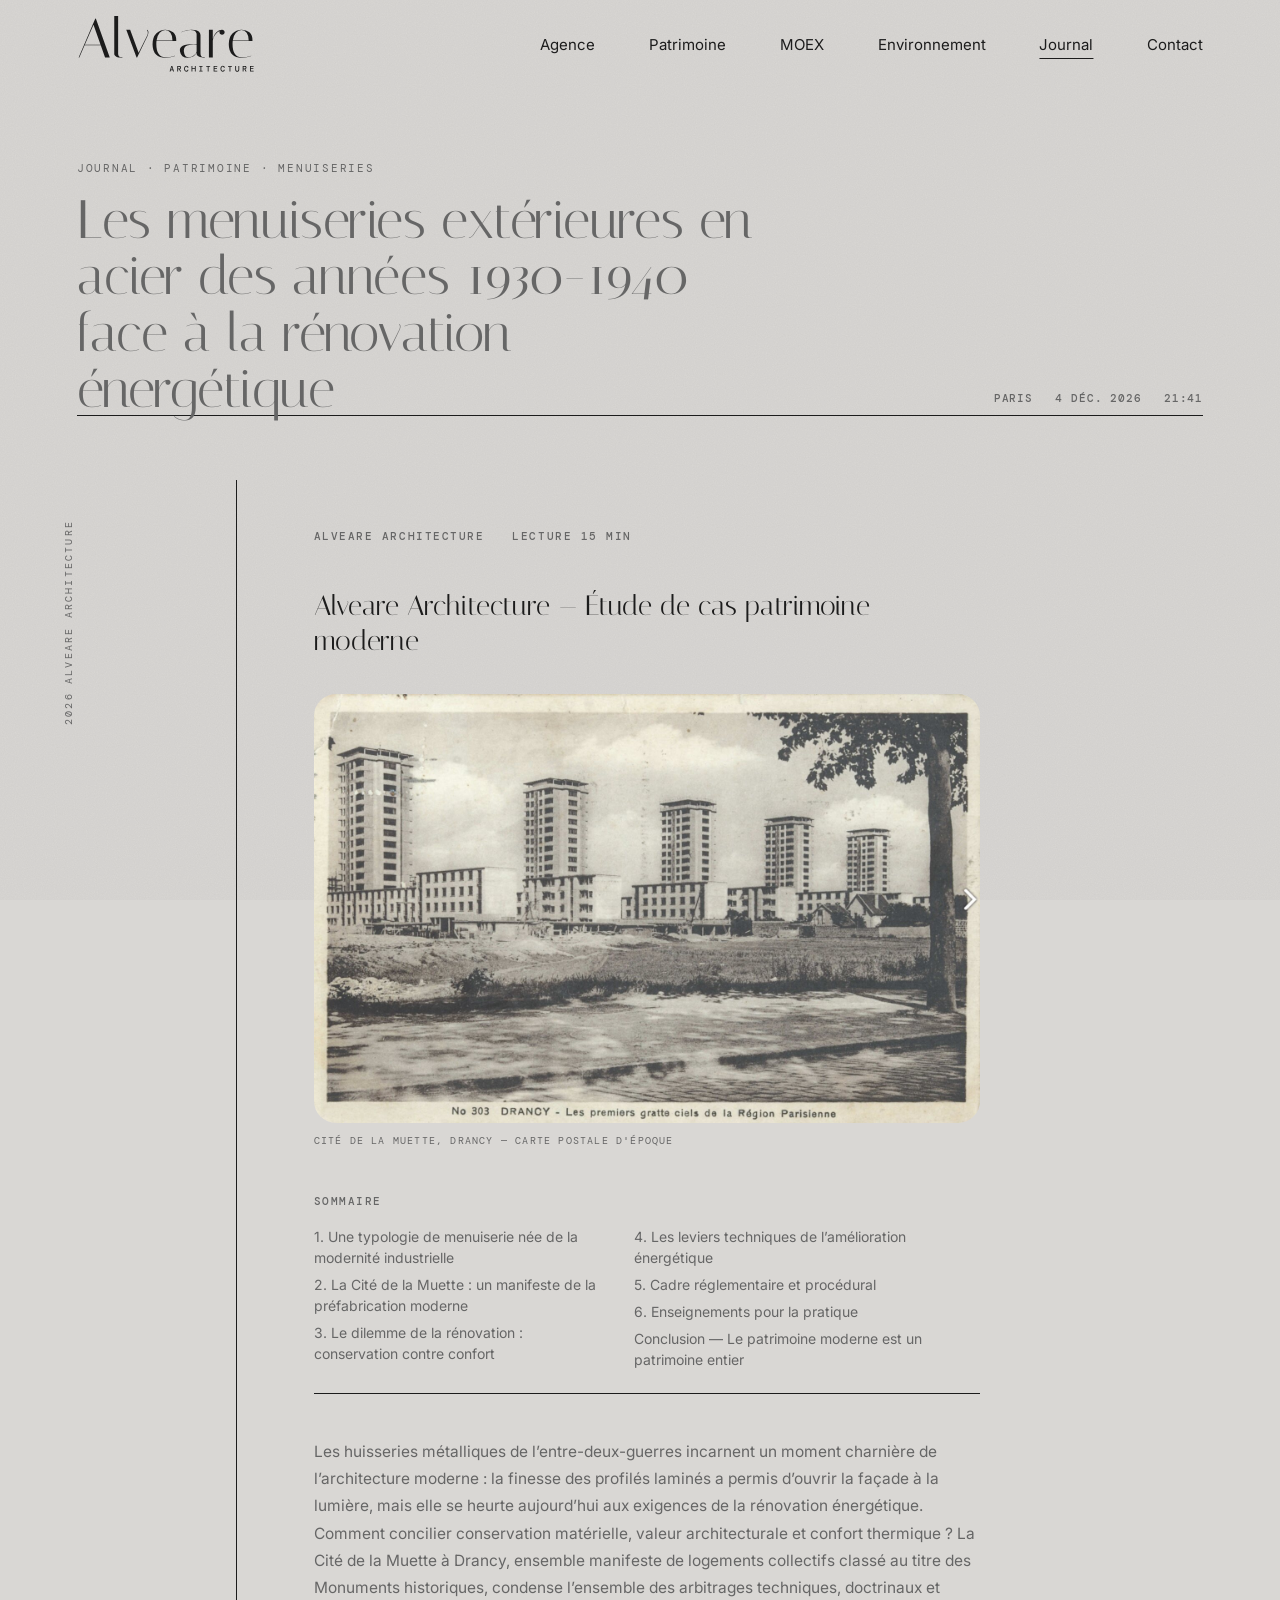
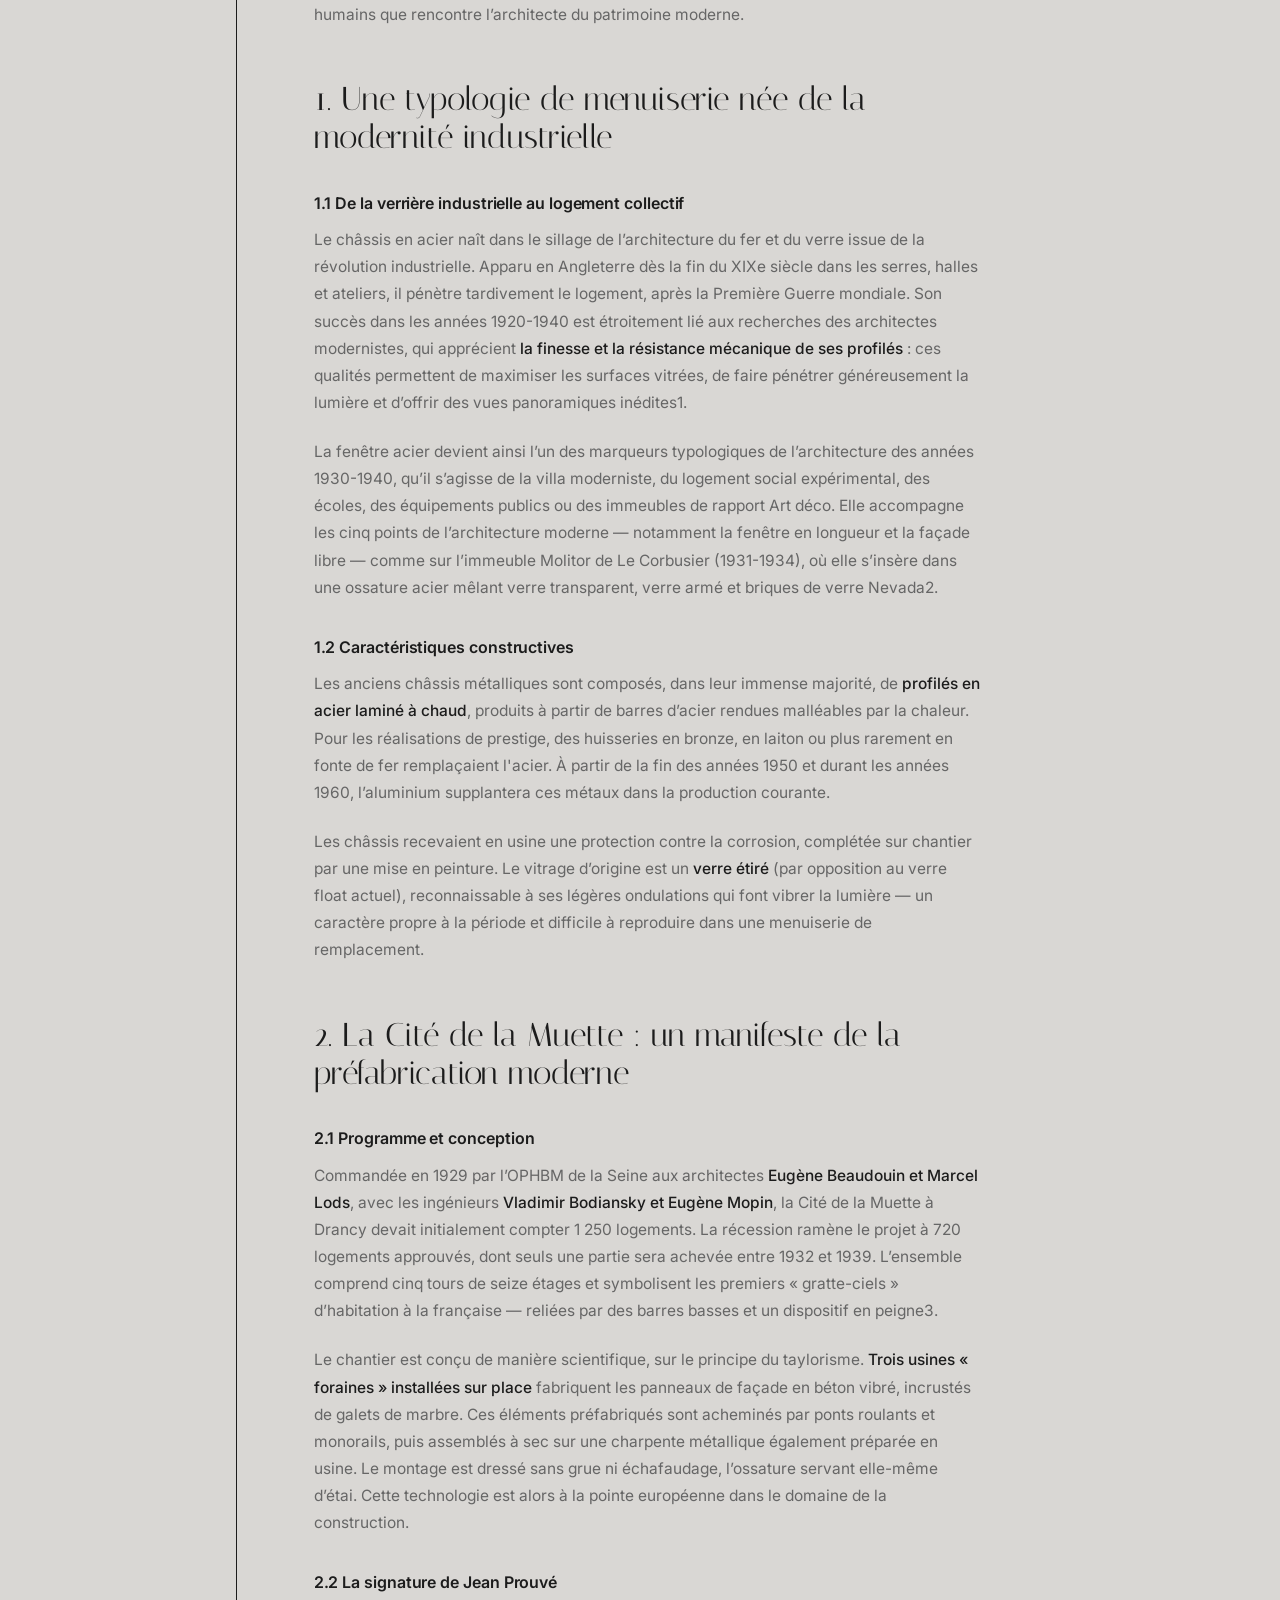
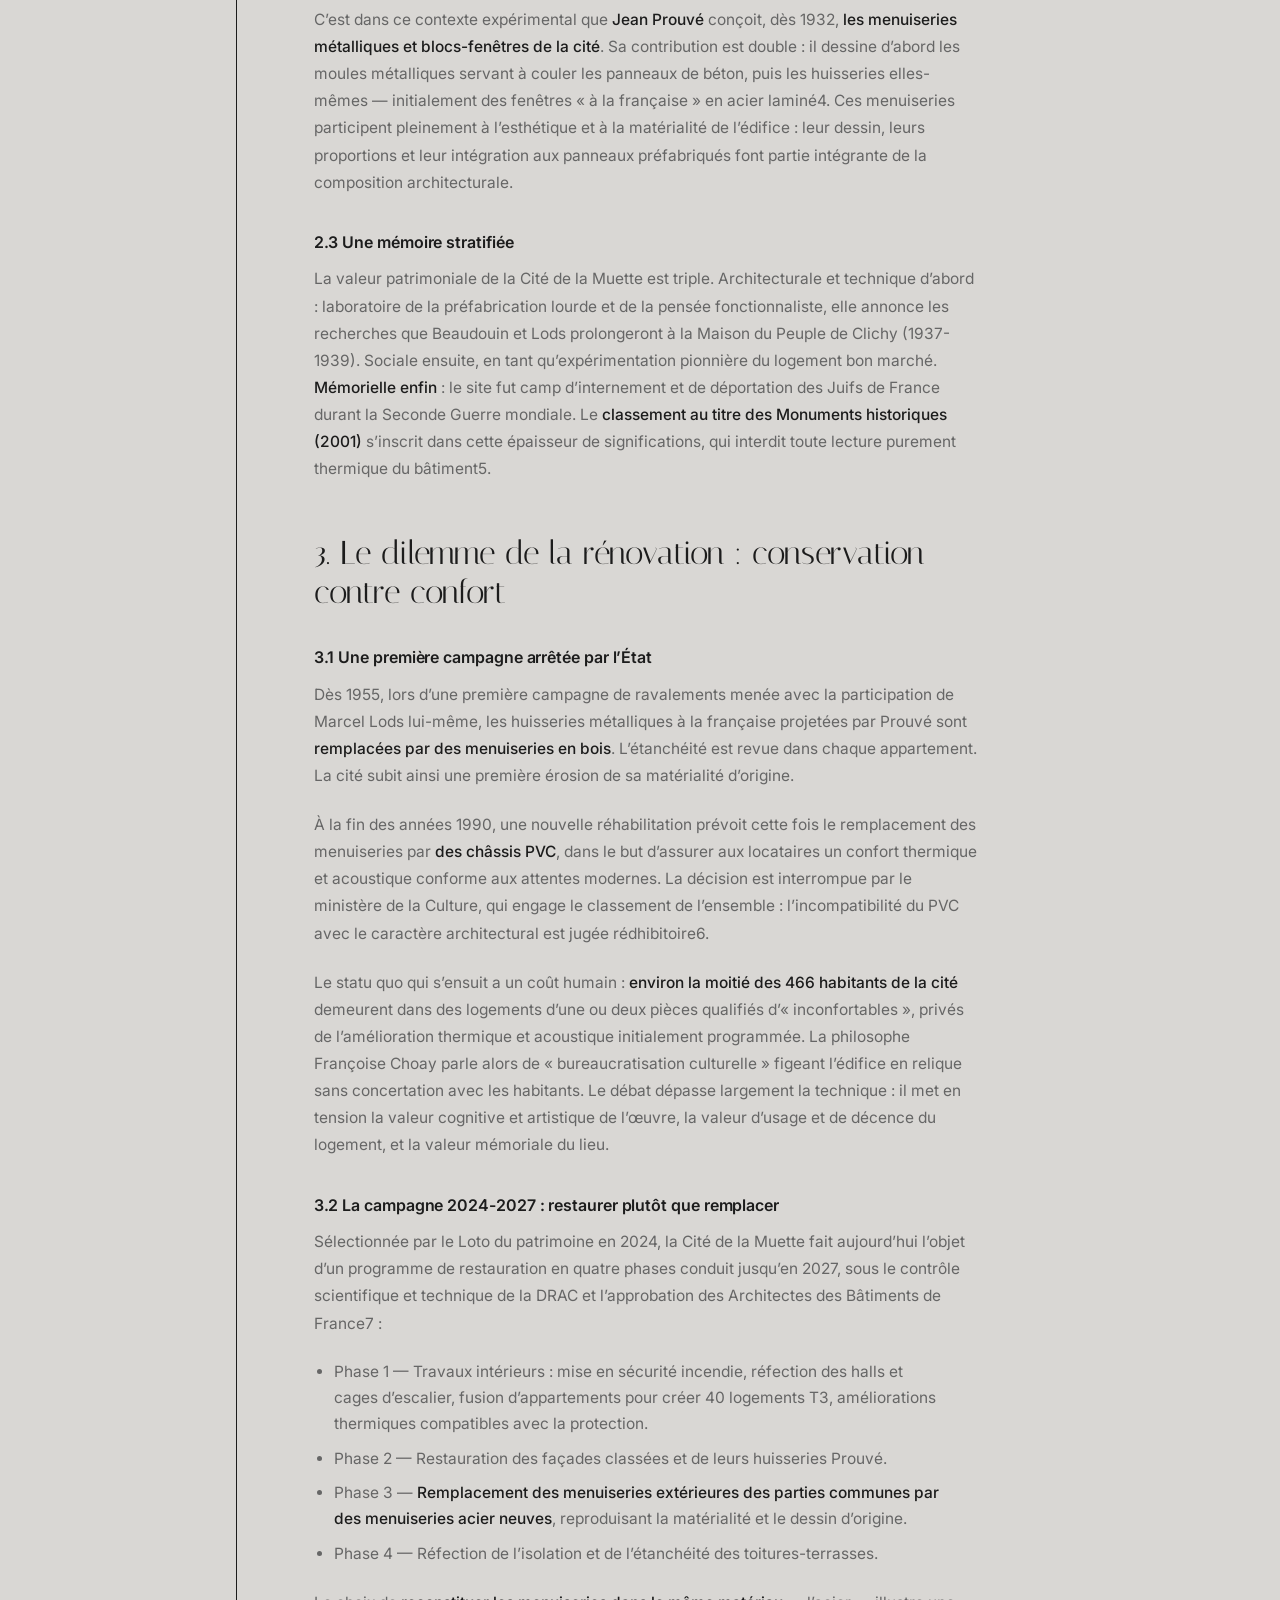
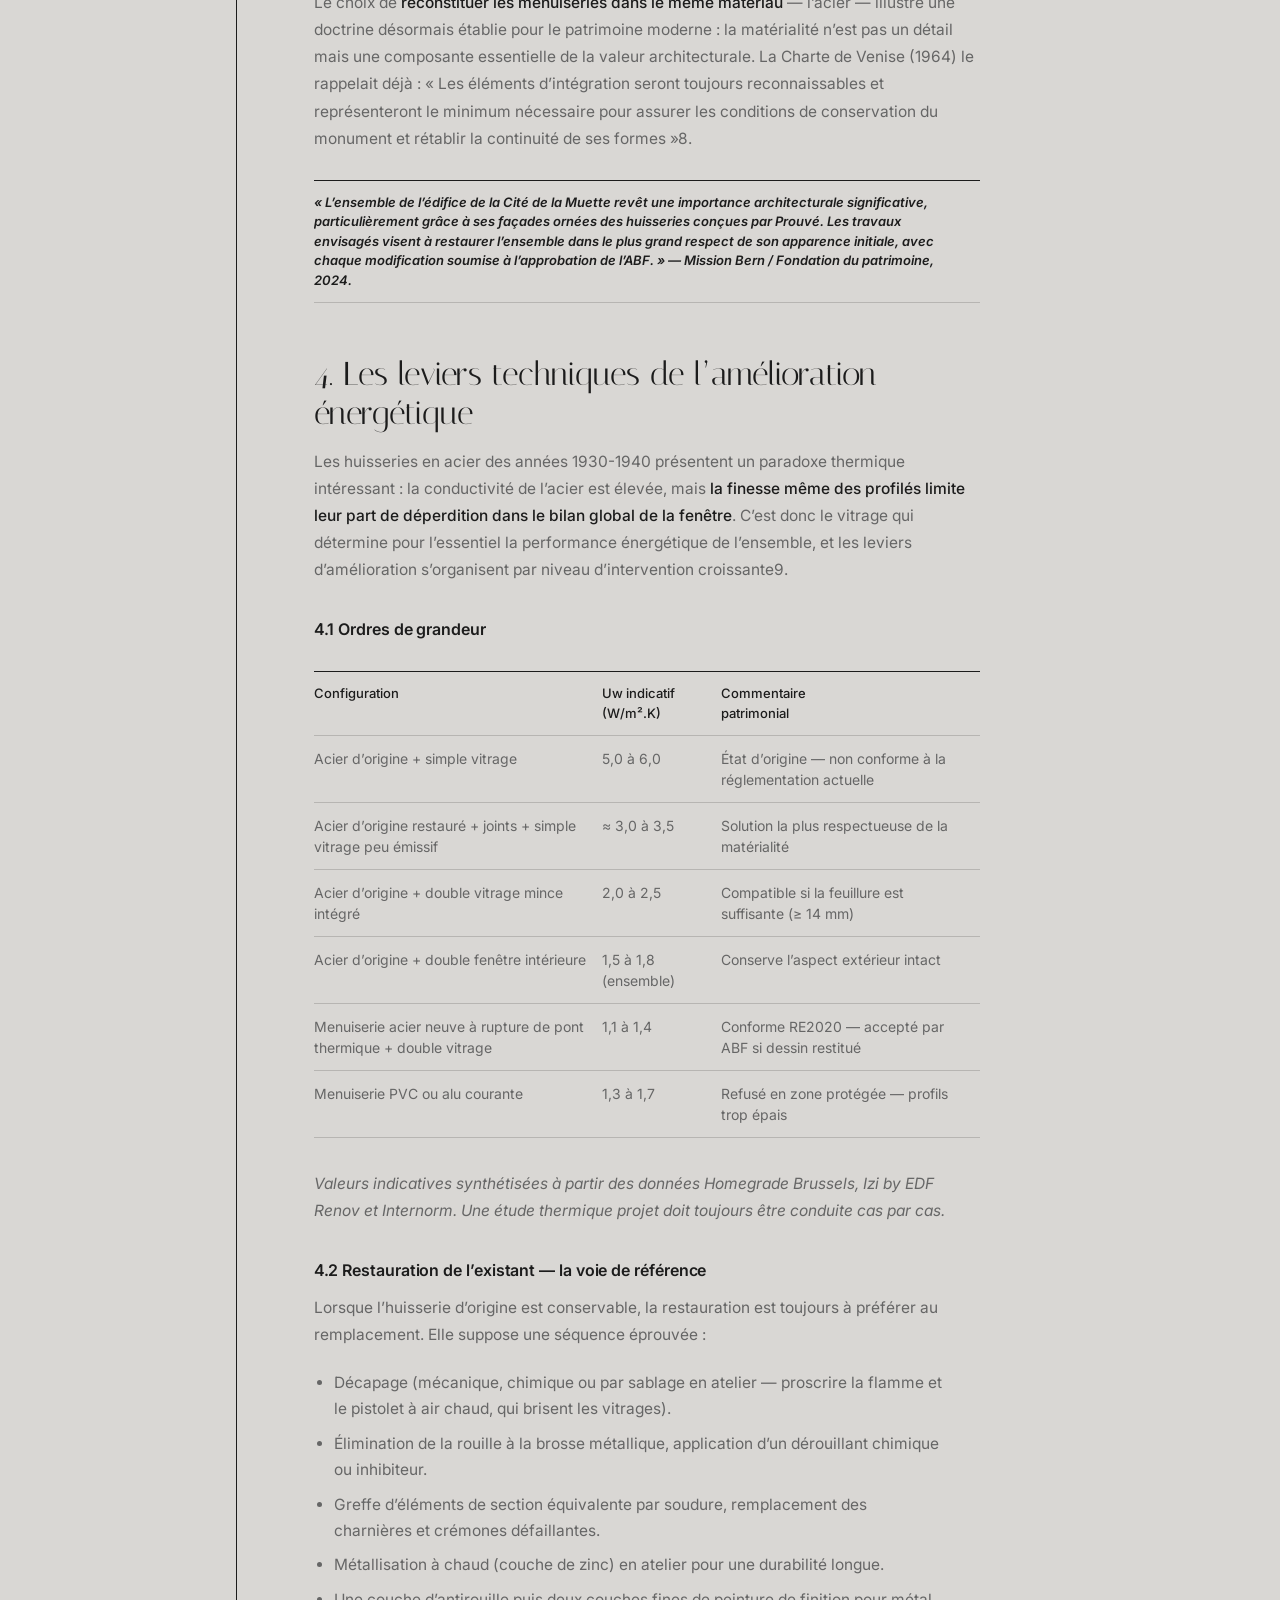
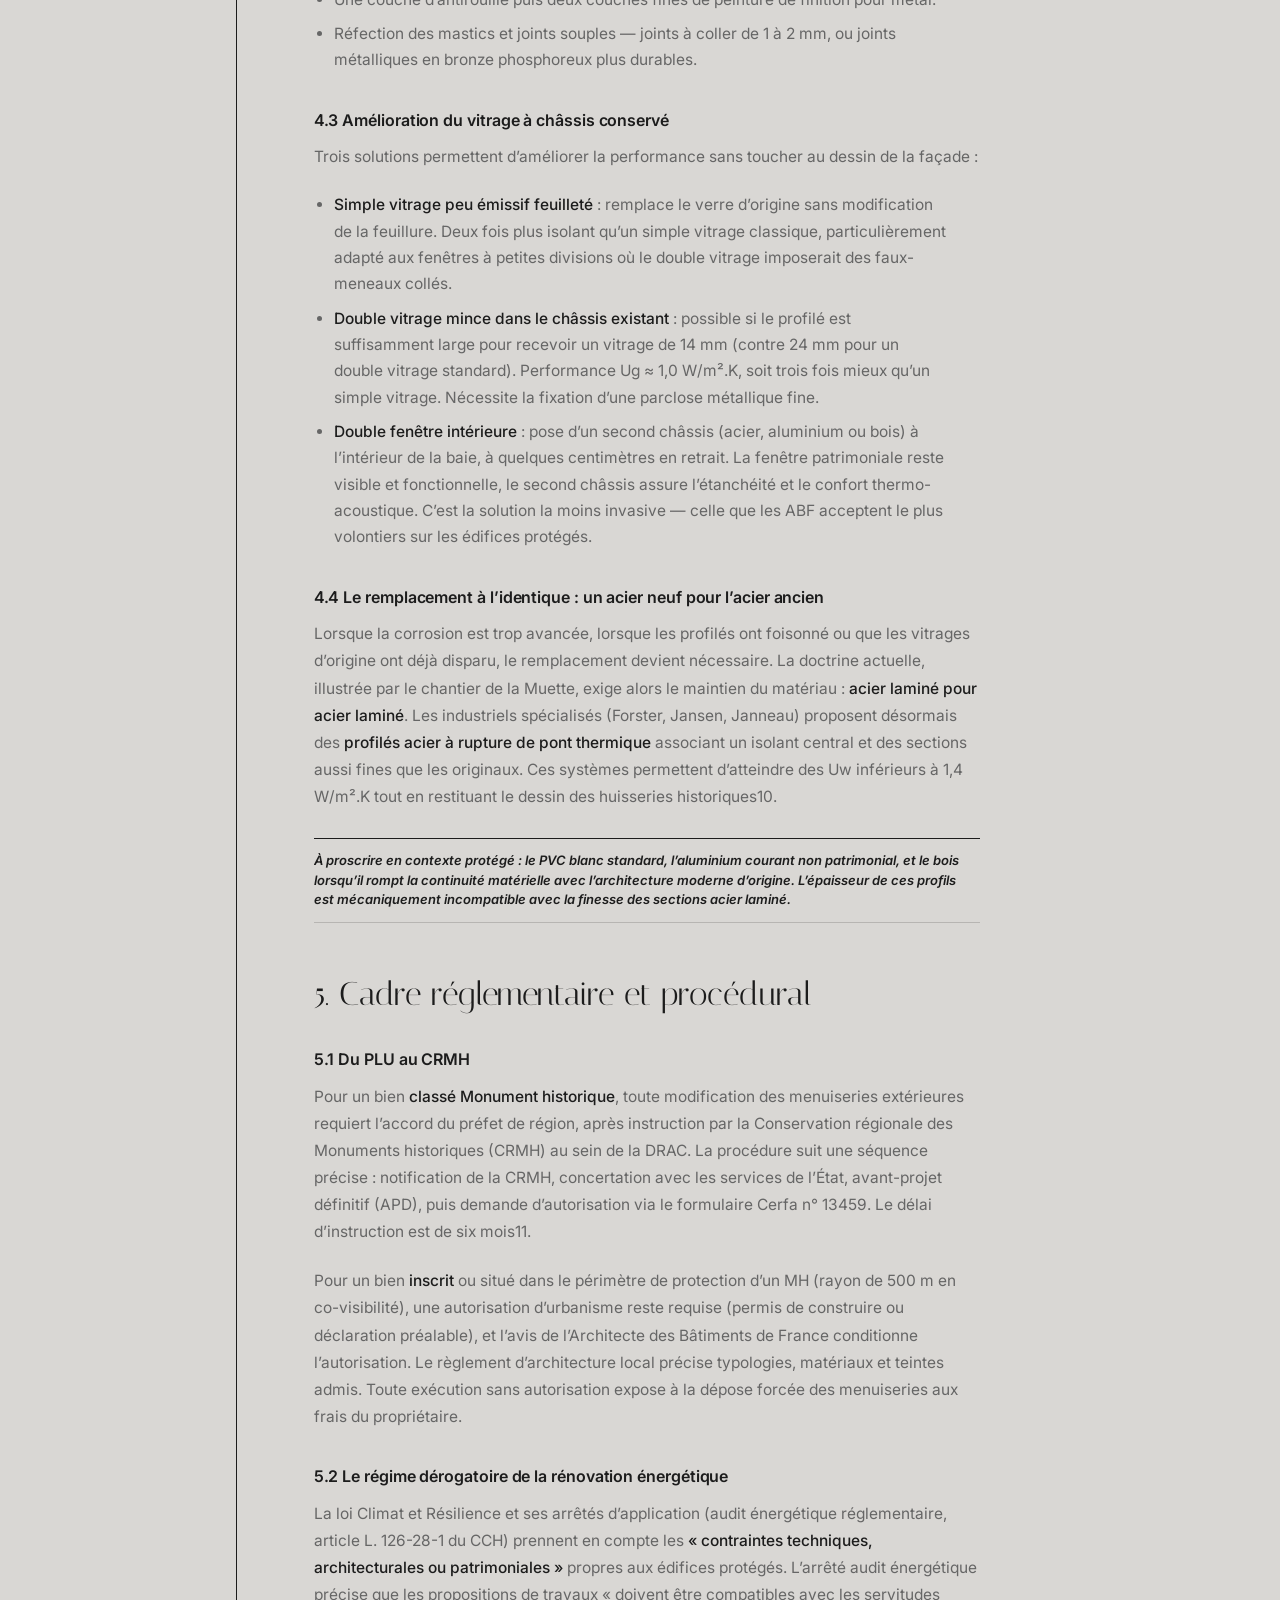
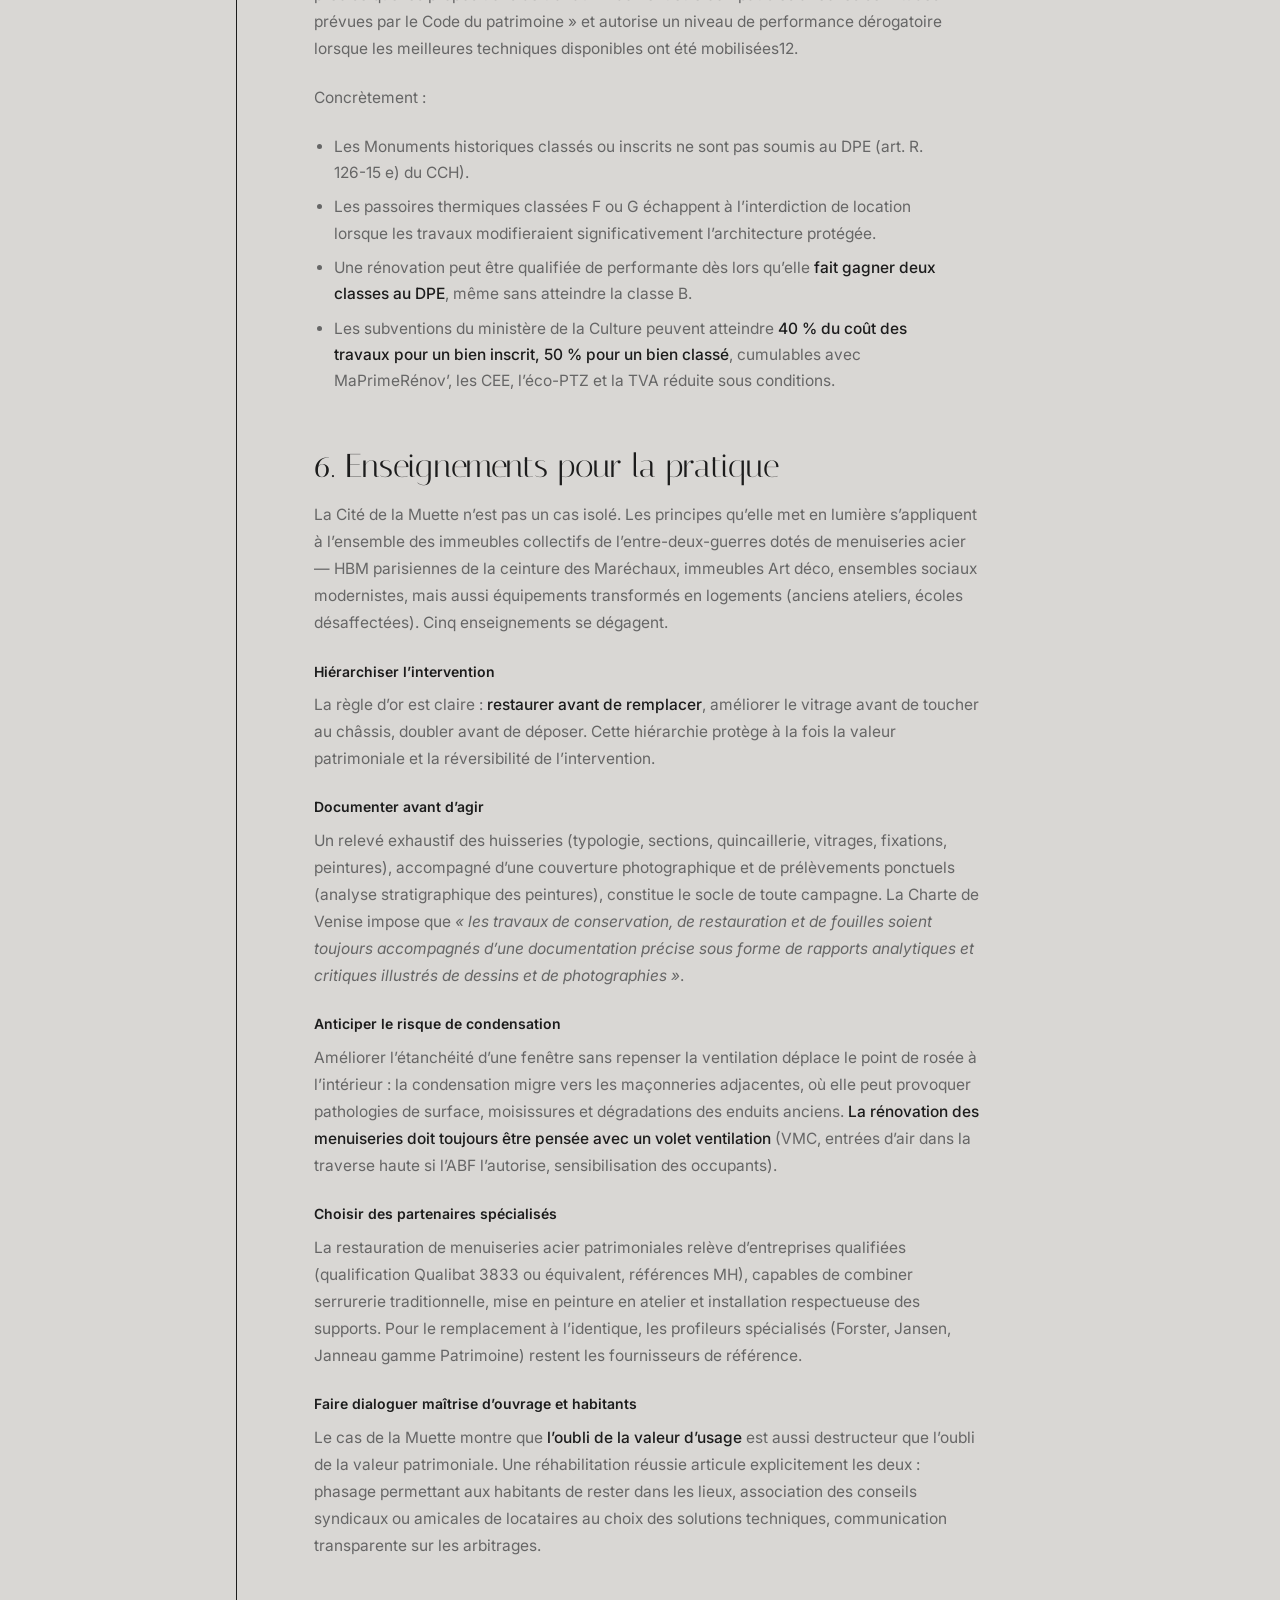
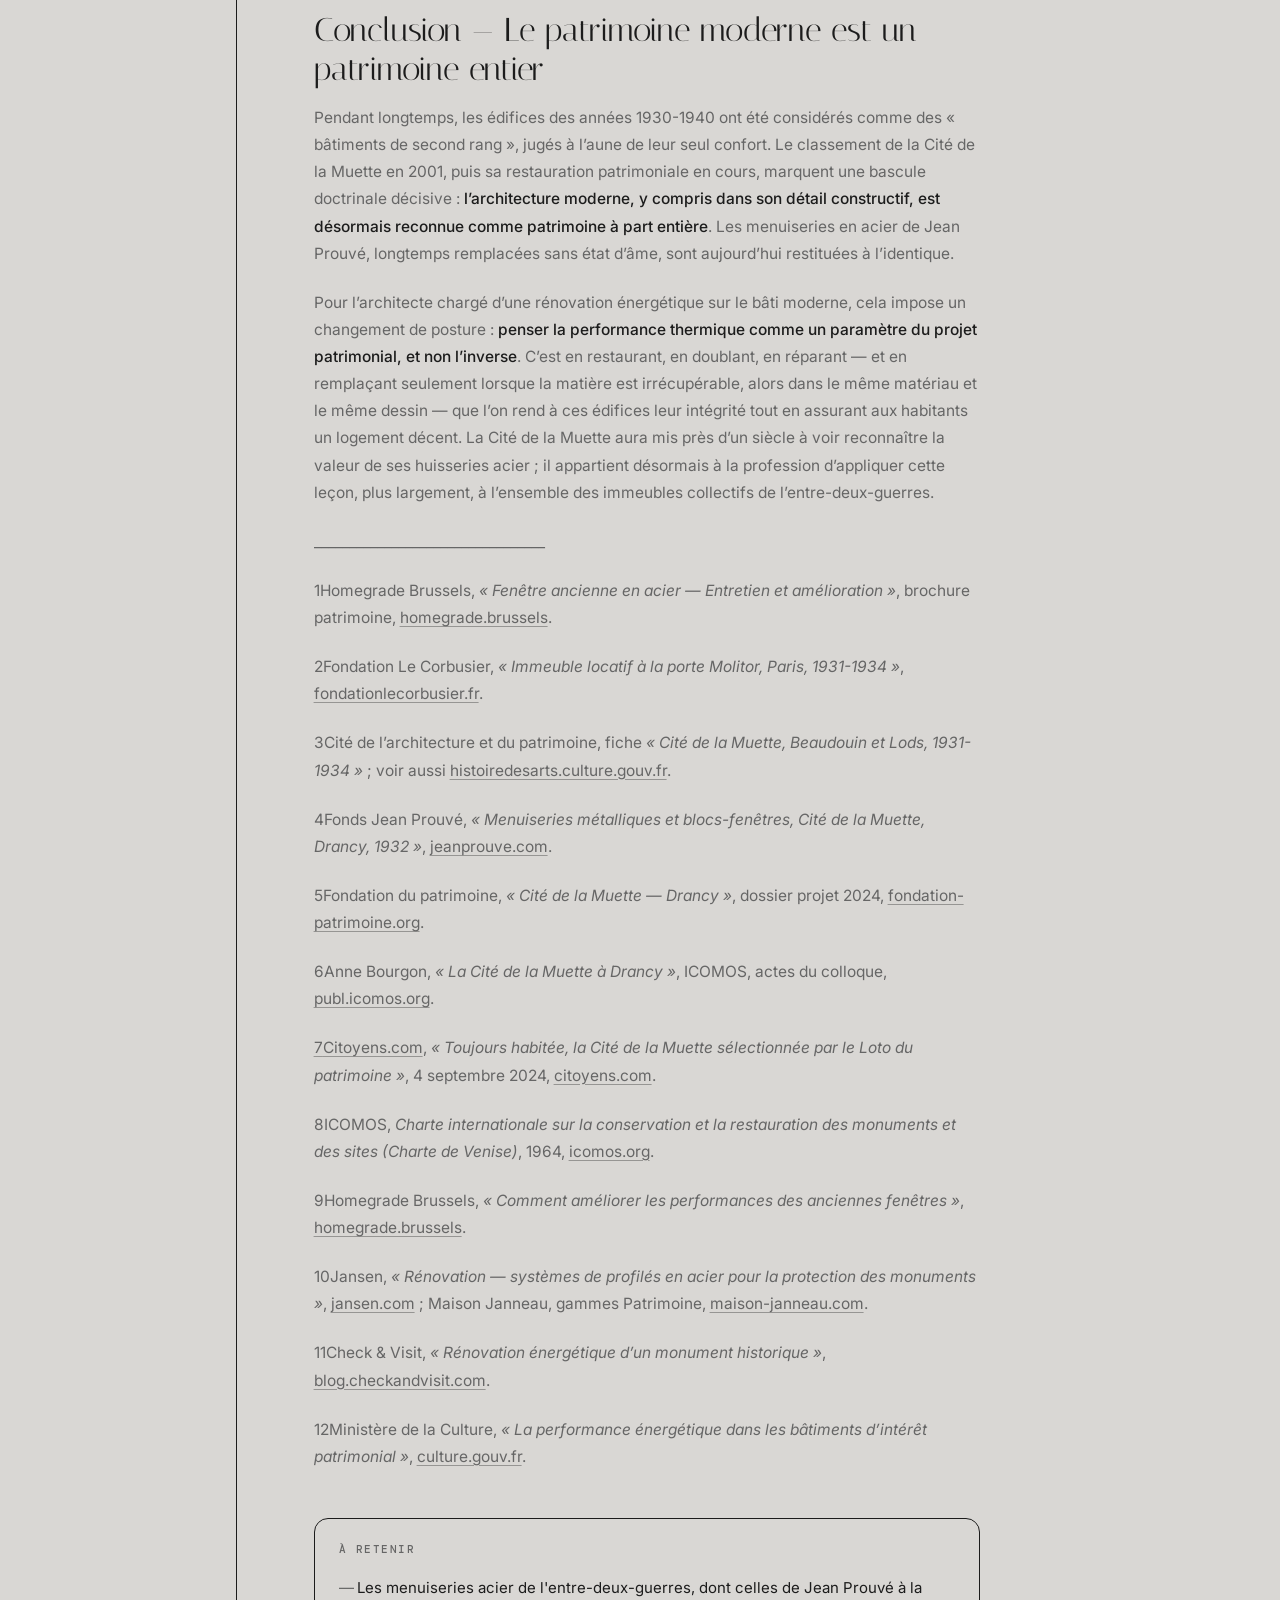
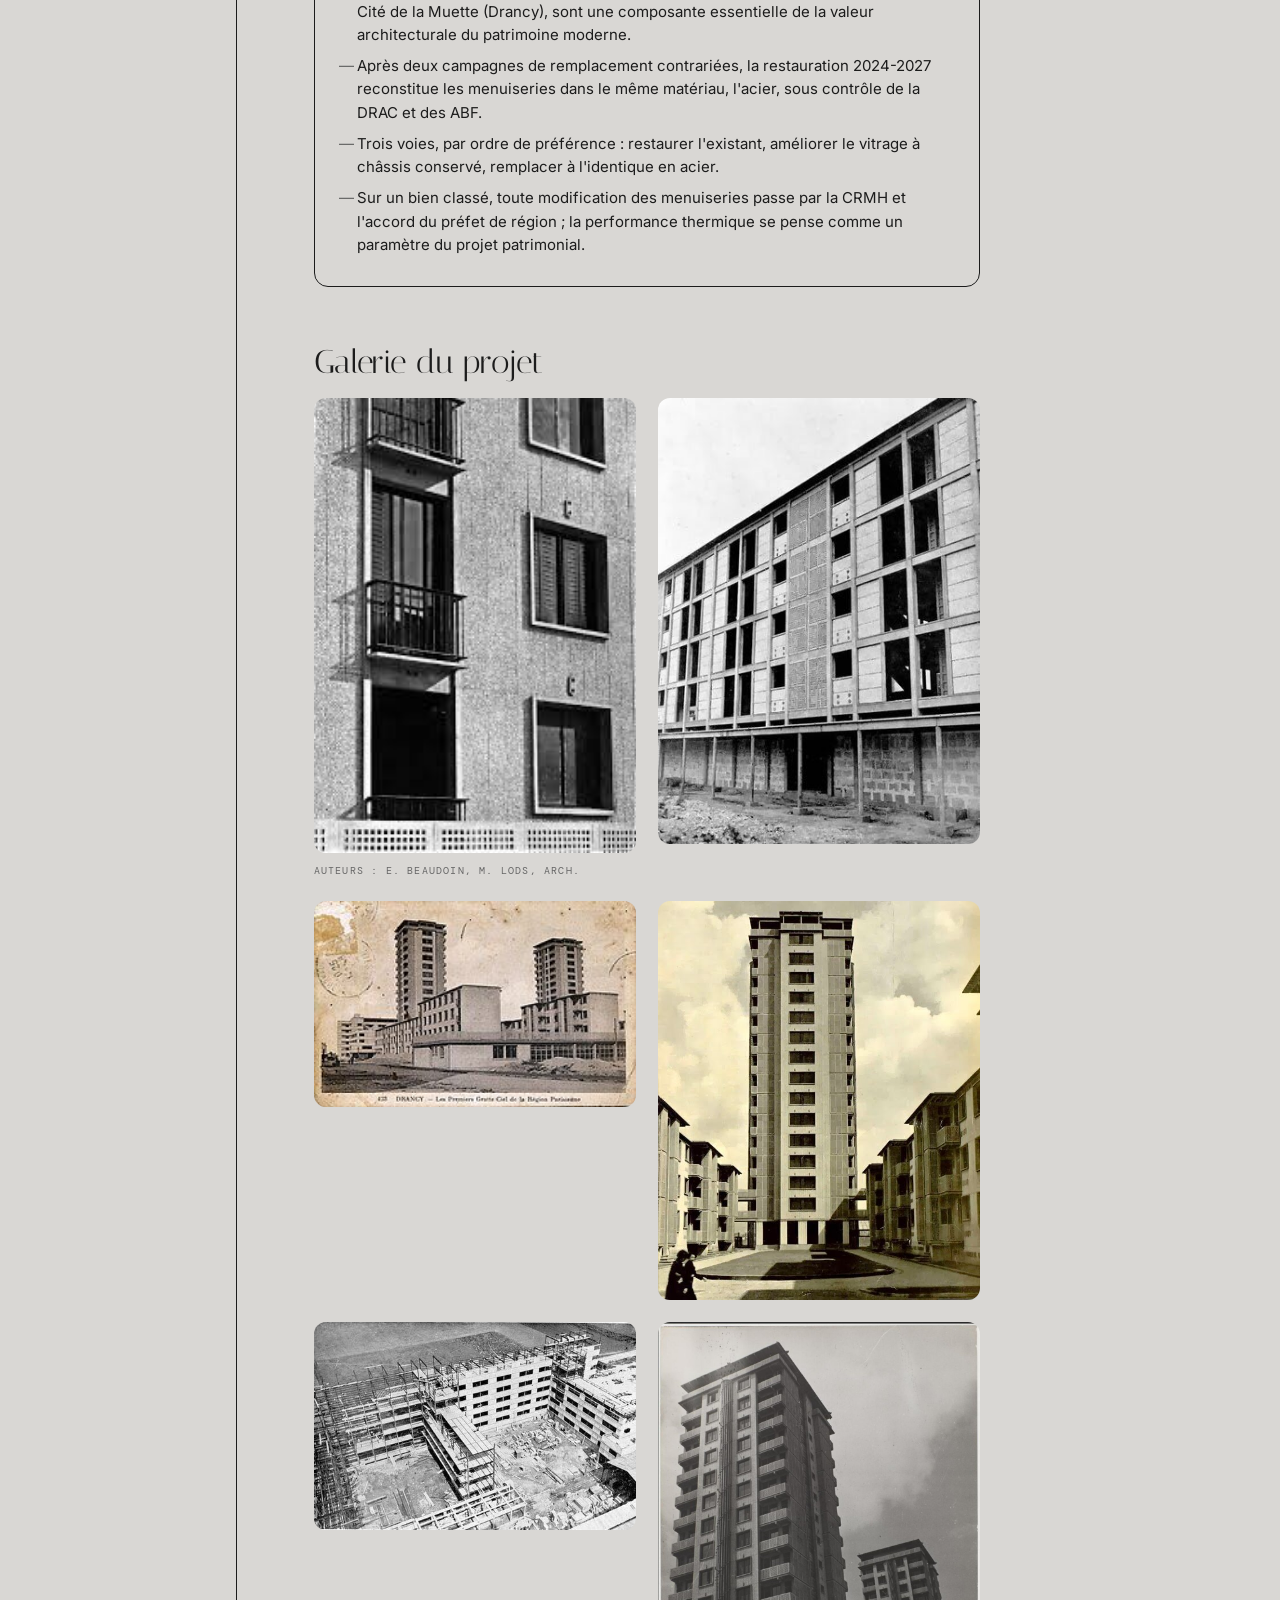
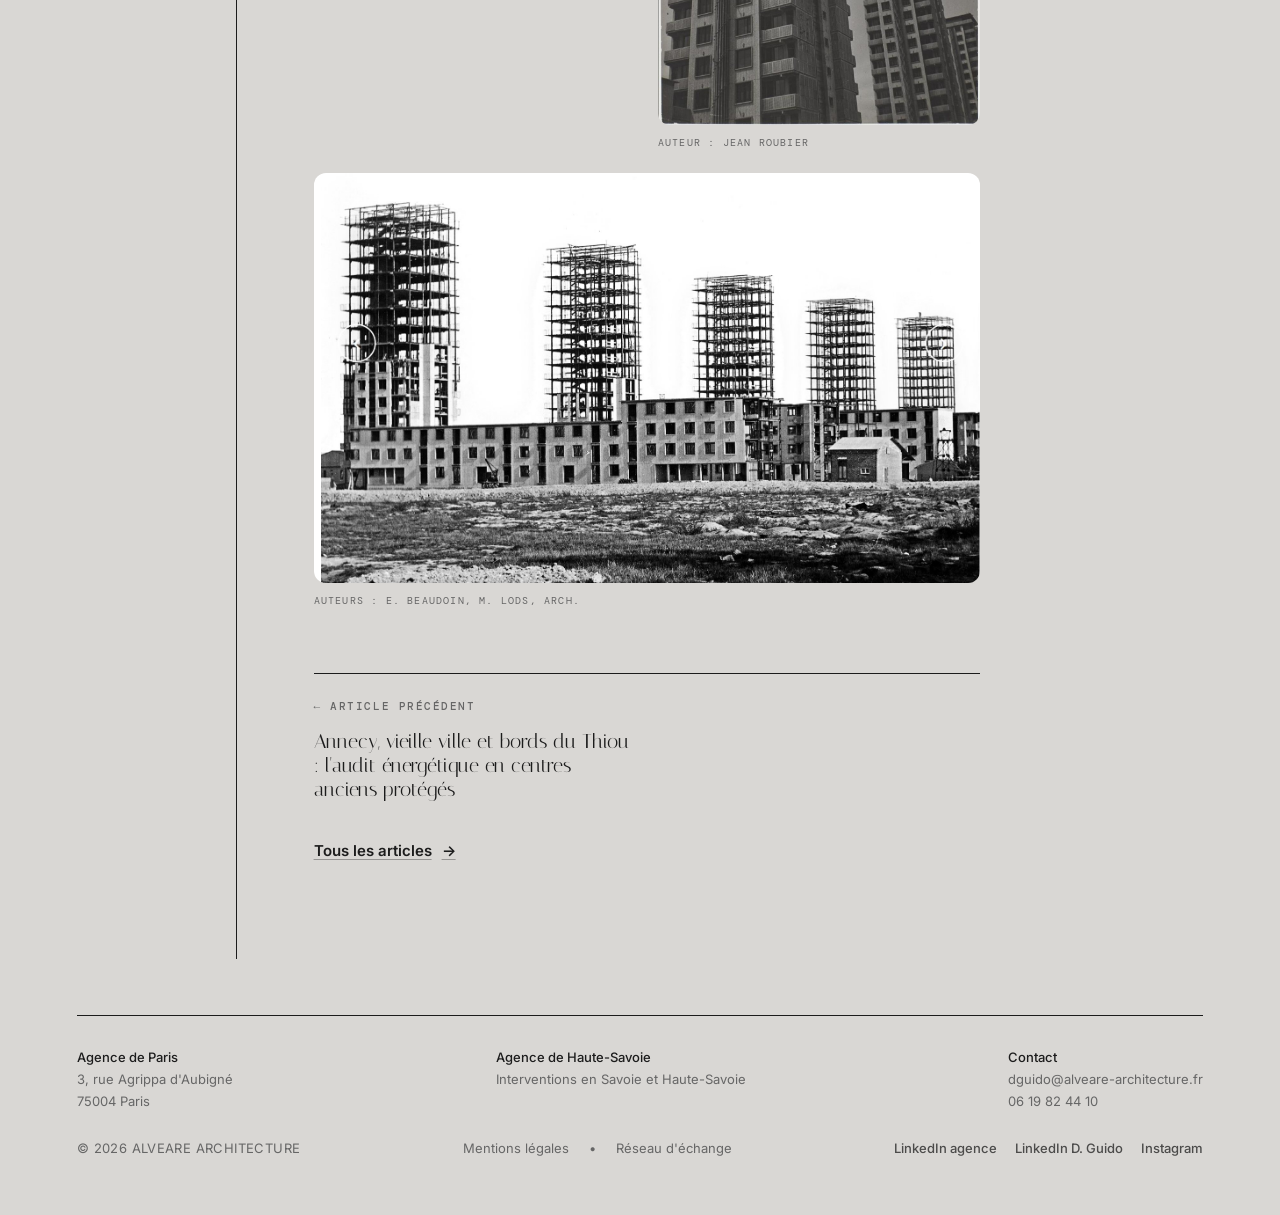
<file: journal-menuiseries-acier-30-40.html>
<!DOCTYPE html>
<html lang="fr">
<head>
<meta charset="utf-8">
<meta name="viewport" content="width=device-width, initial-scale=1">
<title>Les menuiseries extérieures en acier des années 1930-1940 face à la rénovation énergétique — Journal Alveare Architecture</title>
<meta name="description" content="Étude de cas patrimoine moderne : conservation matérielle, valeur architecturale et confort thermique.">
<meta property="og:title" content="Les menuiseries extérieures en acier des années 1930-1940 face à la rénovation énergétique — Journal Alveare Architecture">
<meta property="og:description" content="Étude de cas patrimoine moderne : conservation matérielle, valeur architecturale et confort thermique.">
<meta property="og:image" content="assets/img/hero.jpg">
<link rel="icon" href="assets/favicon.svg" type="image/svg+xml">
<link rel="preconnect" href="https://fonts.googleapis.com">
<link rel="preconnect" href="https://fonts.gstatic.com" crossorigin>
<link rel="stylesheet" href="style.css">
</head>
<body class="page-sub page-article">
<a class="skip-link" href="#main">Aller au contenu</a>

<header class="site-nav">
  <a class="logo" href="index.html" aria-label="Alveare Architecture, accueil"><svg xmlns="http://www.w3.org/2000/svg" fill="none" viewBox="0 0 482 168" role="img" aria-label="Alveare Architecture"><title>Alveare Architecture</title><path fill="currentColor" d="M6.3 118.0H4.5L49.35 13.0L51.0 12.25L88.8 118.0H76.05L64.35 85.0H20.55ZM44.699999999999996 29.200000000000003 21.15 83.5H63.9ZM118.35 118.0Q105.14999999999999 118.0 101.7 111.1Q100.95 109.6 100.95 108.4V5.650000000000006H111.44999999999999V107.35Q111.44999999999999 111.7 113.17499999999998 114.025Q114.89999999999999 116.35 116.69999999999999 116.5L118.35 116.8H123.0V118.0ZM189.6 43.900000000000006 190.5 43.0Q191.1 43.3 192.075 44.8Q193.05 46.3 193.275 47.5Q193.5 48.7 193.5 49.75Q193.5 53.8 191.7 58.0L162.9 118.0H161.4L133.5 43.0H144.0L166.95 105.1L190.2 58.0Q192.0 54.85 192.0 50.5Q192.0 46.150000000000006 189.6 43.900000000000006ZM214.95 81.4Q214.95 100.0 221.475 108.7Q228.0 117.4 238.65 117.4Q253.65 117.4 265.35 112.9L265.8 113.95Q253.8 118.6 238.72500000000002 118.6Q223.65 118.6 214.2 109.6Q204.75 100.6 204.75 81.85Q204.75 63.1 214.65 52.75Q224.55 42.400000000000006 239.85 42.400000000000006Q252.15 42.400000000000006 260.55 49.75Q268.95 57.1 268.95 71.5Q268.95 72.25 268.95 73.0H215.4Q214.95 77.05000000000001 214.95 81.4ZM215.55 71.80000000000001H258.75Q258.6 57.400000000000006 253.20000000000002 50.50000000000001Q247.8 43.60000000000001 239.25 43.60000000000001Q230.7 43.60000000000001 224.02499999999998 51.10000000000001Q217.35 58.6 215.55 71.80000000000001ZM341.55 118.0Q331.35 118.0 327.6 114.1Q324.15000000000003 110.8 324.15000000000003 108.4V105.25Q316.8 118.6 300.6 118.6Q281.70000000000005 118.6 279.15000000000003 101.5Q278.85 99.7 278.85 97.825Q278.85 95.95 279.45000000000005 93.7Q280.05 91.45 282.90000000000003 88.75Q288.6 83.35 307.95000000000005 82.15Q312.75 81.7 316.8 81.7Q320.85 81.7 324.15000000000003 82.0V57.1Q323.85 56.95 324.15000000000003 55.675000000000004Q324.45000000000005 54.400000000000006 323.625 52.37500000000001Q322.8 50.35000000000001 321.45000000000005 48.400000000000006Q320.1 46.45 316.65000000000003 45.025000000000006Q313.20000000000005 43.60000000000001 307.65000000000003 43.60000000000001Q302.1 43.60000000000001 294.675 45.62500000000001Q287.25 47.650000000000006 283.8 49.60000000000001L283.20000000000005 48.55Q296.55 42.400000000000006 310.35 42.400000000000006Q325.8 42.400000000000006 330.75 47.95Q334.65000000000003 52.3 334.65000000000003 57.1V107.35Q334.65000000000003 111.7 336.375 114.025Q338.1 116.35 339.90000000000003 116.5L341.55 116.8H346.20000000000005V118.0ZM303.0 117.4Q310.95000000000005 117.4 317.32500000000005 111.92500000000001Q323.70000000000005 106.45 324.15000000000003 101.35V83.2Q320.1 82.9 315.975 82.9Q311.85 82.9 307.8 83.35Q296.40000000000003 84.7 292.95000000000005 88.45Q289.5 92.2 289.5 98.8Q289.5 100.0 289.65000000000003 101.5Q291.0 117.4 303.0 117.4ZM386.1 49.45V46.3Q379.35 49.0 373.80000000000007 57.175Q368.25000000000006 65.35 367.95000000000005 72.55000000000001V118.0H357.45000000000005V43.0H367.95000000000005V66.85Q370.35 58.150000000000006 377.1 50.425000000000004Q383.85 42.7 392.40000000000003 42.400000000000006H393.00000000000006Q396.00000000000006 42.400000000000006 398.0250000000001 44.425000000000004Q400.05000000000007 46.45 400.05000000000007 49.45Q400.05000000000007 52.45 398.0250000000001 54.400000000000006Q396.00000000000006 56.35 393.00000000000006 56.35Q390.00000000000006 56.35 388.05000000000007 54.400000000000006Q386.1 52.45 386.1 49.45ZM421.50000000000006 81.4Q421.50000000000006 100.0 428.0250000000001 108.7Q434.55000000000007 117.4 445.20000000000005 117.4Q460.20000000000005 117.4 471.9000000000001 112.9L472.3500000000001 113.95Q460.3500000000001 118.6 445.2750000000001 118.6Q430.20000000000005 118.6 420.75000000000006 109.6Q411.30000000000007 100.6 411.30000000000007 81.85Q411.30000000000007 63.1 421.20000000000005 52.75Q431.1000000000001 42.400000000000006 446.4000000000001 42.400000000000006Q458.70000000000005 42.400000000000006 467.1 49.75Q475.50000000000006 57.1 475.50000000000006 71.5Q475.50000000000006 72.25 475.50000000000006 73.0H421.95000000000005Q421.50000000000006 77.05000000000001 421.50000000000006 81.4ZM422.1000000000001 71.80000000000001H465.30000000000007Q465.1500000000001 57.400000000000006 459.7500000000001 50.50000000000001Q454.3500000000001 43.60000000000001 445.80000000000007 43.60000000000001Q437.25000000000006 43.60000000000001 430.57500000000005 51.10000000000001Q423.9000000000001 58.6 422.1000000000001 71.80000000000001Z"/><g transform="translate(250.3 0)"><path fill="currentColor" d="M0.616 156.0 5.2139999999999995 140.6H7.986L12.584 156.0H10.054L9.02 152.304H4.18L3.146 156.0ZM6.534 143.9 4.707999999999999 150.434H8.491999999999999L6.6659999999999995 143.9ZM21.349999999999998 156.0V140.6H26.387999999999998Q28.192 140.6 29.369 141.216Q30.546 141.832 31.128999999999998 142.877Q31.711999999999996 143.922 31.711999999999996 145.242Q31.711999999999996 146.738 30.952999999999996 147.893Q30.194 149.048 28.631999999999998 149.576L31.866 156.0H29.159999999999997L26.212 149.906H23.682V156.0ZM23.682 147.794H26.256Q27.839999999999996 147.794 28.576999999999998 147.09Q29.314 146.386 29.314 145.242Q29.314 144.076 28.588 143.38299999999998Q27.862 142.69 26.233999999999998 142.69H23.682ZM46.044 156.264Q44.108 156.264 42.754999999999995 155.274Q41.402 154.284 40.687 152.49099999999999Q39.972 150.698 39.972 148.322Q39.972 145.924 40.687 144.131Q41.402 142.338 42.766 141.337Q44.129999999999995 140.336 46.044 140.336Q48.53 140.336 50.004 141.68900000000002Q51.477999999999994 143.042 51.72 145.352H49.146Q48.948 144.142 48.167 143.339Q47.385999999999996 142.536 46.022 142.536Q44.284 142.536 43.316 144.07600000000002Q42.348 145.616 42.348 148.322Q42.348 151.006 43.316 152.535Q44.284 154.064 46.022 154.064Q47.43 154.064 48.178 153.327Q48.926 152.59 49.146 151.38H51.72Q51.367999999999995 153.646 49.937999999999995 154.95499999999998Q48.507999999999996 156.264 46.044 156.264ZM60.001999999999995 156.0V140.6H62.333999999999996V146.98H69.06599999999999V140.6H71.398V156.0H69.06599999999999V149.114H62.333999999999996V156.0ZM80.89 156.0V153.932H84.234V142.668H80.934V140.6H89.866V142.668H86.566V153.932H89.91V156.0ZM103.934 156.0V142.69H99.798V140.6H110.402V142.69H106.266V156.0ZM119.96000000000001 156.0V140.6H129.794V142.69H122.292V147.178H129.13400000000001V149.246H122.292V153.91H129.794V156.0ZM144.544 156.264Q142.608 156.264 141.255 155.274Q139.90200000000002 154.284 139.187 152.49099999999999Q138.472 150.698 138.472 148.322Q138.472 145.924 139.187 144.131Q139.90200000000002 142.338 141.26600000000002 141.337Q142.63 140.336 144.544 140.336Q147.03 140.336 148.50400000000002 141.68900000000002Q149.978 143.042 150.22 145.352H147.64600000000002Q147.448 144.142 146.667 143.339Q145.886 142.536 144.522 142.536Q142.784 142.536 141.816 144.07600000000002Q140.848 145.616 140.848 148.322Q140.848 151.006 141.816 152.535Q142.784 154.064 144.522 154.064Q145.93 154.064 146.678 153.327Q147.42600000000002 152.59 147.64600000000002 151.38H150.22Q149.868 153.646 148.438 154.95499999999998Q147.008 156.264 144.544 156.264ZM163.034 156.0V142.69H158.898V140.6H169.50199999999998V142.69H165.36599999999999V156.0ZM183.856 156.264Q182.29399999999998 156.264 181.07299999999998 155.626Q179.85199999999998 154.988 179.14799999999997 153.679Q178.444 152.37 178.444 150.368V140.6H180.77599999999998V150.5Q180.77599999999998 152.26 181.61199999999997 153.21699999999998Q182.44799999999998 154.174 183.89999999999998 154.174Q185.35199999999998 154.174 186.188 153.21699999999998Q187.02399999999997 152.26 187.02399999999997 150.5V140.6H189.356V150.368Q189.356 152.37 188.63 153.679Q187.904 154.988 186.661 155.626Q185.41799999999998 156.264 183.856 156.264ZM198.64999999999998 156.0V140.6H203.68799999999996Q205.49199999999996 140.6 206.66899999999998 141.216Q207.84599999999998 141.832 208.42899999999997 142.877Q209.01199999999997 143.922 209.01199999999997 145.242Q209.01199999999997 146.738 208.253 147.893Q207.49399999999997 149.048 205.93199999999996 149.576L209.16599999999997 156.0H206.45999999999998L203.51199999999997 149.906H200.98199999999997V156.0ZM200.98199999999997 147.794H203.55599999999998Q205.13999999999996 147.794 205.87699999999995 147.09Q206.61399999999998 146.386 206.61399999999998 145.242Q206.61399999999998 144.076 205.88799999999998 143.38299999999998Q205.16199999999998 142.69 203.53399999999996 142.69H200.98199999999997ZM218.45999999999995 156.0V140.6H228.29399999999995V142.69H220.79199999999997V147.178H227.63399999999996V149.246H220.79199999999997V153.91H228.29399999999995V156.0Z"/></g></svg></a>
  <button class="nav-toggle" aria-expanded="false" aria-controls="nav-links">Menu</button>
  <nav class="nav-links" id="nav-links" aria-label="Navigation principale"><a href="agence.html">Agence</a><a href="patrimoine.html">Patrimoine</a><a href="moex.html">MOEX</a><a href="environnement.html">Environnement</a><a href="journal.html" class="active">Journal</a><a href="contact.html">Contact</a></nav>
</header>
<section class="page-head page-head-article">
  <div class="page-head-row">
    <div><span class="kicker">Journal · Patrimoine · Menuiseries</span><h1>Les menuiseries extérieures en acier des années 1930-1940 face à la rénovation énergétique</h1></div>
    <div class="page-meta" aria-label="Lieu, date et heure"><span>Paris</span><span data-date>—</span><span data-time>—</span></div>
  </div>
</section>
<main id="main" class="content-wrap">
  <div class="col-bar"><span class="sidebar-brand">2026 Alveare Architecture</span></div>
  <article class="content narrow article-content">
    <div class="article-meta mono"><span>Alveare Architecture</span><span>Lecture 15 min</span></div>
    <p class="article-lede">Alveare Architecture — Étude de cas patrimoine moderne</p>
<figure class="article-figure">
  <img src="assets/img/muette-01.jpg" alt="Carte postale ancienne : les tours de la Cité de la Muette à Drancy, « les premiers gratte-ciel de la Région parisienne »" loading="lazy">
  <figcaption>Cité de la Muette, Drancy — carte postale d'époque</figcaption>
</figure>
<nav class="article-toc" aria-label="Sommaire"><span class="mono">Sommaire</span><ol><li><a href="#s1">1. Une typologie de menuiserie née de la modernité industrielle</a></li><li><a href="#s2">2. La Cité de la Muette : un manifeste de la préfabrication moderne</a></li><li><a href="#s3">3. Le dilemme de la rénovation : conservation contre confort</a></li><li><a href="#s4">4. Les leviers techniques de l’amélioration énergétique</a></li><li><a href="#s5">5. Cadre réglementaire et procédural</a></li><li><a href="#s6">6. Enseignements pour la pratique</a></li><li><a href="#s7">Conclusion — Le patrimoine moderne est un patrimoine entier</a></li></ol></nav>
<p>Les huisseries métalliques de l’entre-deux-guerres incarnent un moment charnière de l’architecture moderne : la finesse des profilés laminés a permis d’ouvrir la façade à la lumière, mais elle se heurte aujourd’hui aux exigences de la rénovation énergétique. Comment concilier conservation matérielle, valeur architecturale et confort thermique ? La Cité de la Muette à Drancy, ensemble manifeste de logements collectifs classé au titre des Monuments historiques, condense l’ensemble des arbitrages techniques, doctrinaux et humains que rencontre l’architecte du patrimoine moderne.</p>
<h2 id="s1">1. Une typologie de menuiserie née de la modernité industrielle</h2>
<h3>1.1 De la verrière industrielle au logement collectif</h3>
<p>Le châssis en acier naît dans le sillage de l’architecture du fer et du verre issue de la révolution industrielle. Apparu en Angleterre dès la fin du XIXe siècle dans les serres, halles et ateliers, il pénètre tardivement le logement, après la Première Guerre mondiale. Son succès dans les années 1920-1940 est étroitement lié aux recherches des architectes modernistes, qui apprécient <strong>la finesse et la résistance mécanique de ses profilés</strong> : ces qualités permettent de maximiser les surfaces vitrées, de faire pénétrer généreusement la lumière et d’offrir des vues panoramiques inédites1.</p>
<p>La fenêtre acier devient ainsi l’un des marqueurs typologiques de l’architecture des années 1930-1940, qu’il s’agisse de la villa moderniste, du logement social expérimental, des écoles, des équipements publics ou des immeubles de rapport Art déco. Elle accompagne les cinq points de l’architecture moderne — notamment la fenêtre en longueur et la façade libre — comme sur l’immeuble Molitor de Le Corbusier (1931-1934), où elle s’insère dans une ossature acier mêlant verre transparent, verre armé et briques de verre Nevada2.</p>
<h3>1.2 Caractéristiques constructives</h3>
<p>Les anciens châssis métalliques sont composés, dans leur immense majorité, de <strong>profilés en acier laminé à chaud</strong>, produits à partir de barres d’acier rendues malléables par la chaleur. Pour les réalisations de prestige, des huisseries en bronze, en laiton ou plus rarement en fonte de fer remplaçaient l&#x27;acier. À partir de la fin des années 1950 et durant les années 1960, l’aluminium supplantera ces métaux dans la production courante.</p>
<p>Les châssis recevaient en usine une protection contre la corrosion, complétée sur chantier par une mise en peinture. Le vitrage d’origine est un <strong>verre étiré</strong> (par opposition au verre float actuel), reconnaissable à ses légères ondulations qui font vibrer la lumière — un caractère propre à la période et difficile à reproduire dans une menuiserie de remplacement.</p>
<h2 id="s2">2. La Cité de la Muette : un manifeste de la préfabrication moderne</h2>
<h3>2.1 Programme et conception</h3>
<p>Commandée en 1929 par l’OPHBM de la Seine aux architectes <strong>Eugène Beaudouin et Marcel Lods</strong>, avec les ingénieurs <strong>Vladimir Bodiansky et Eugène Mopin</strong>, la Cité de la Muette à Drancy devait initialement compter 1 250 logements. La récession ramène le projet à 720 logements approuvés, dont seuls une partie sera achevée entre 1932 et 1939. L’ensemble comprend cinq tours de seize étages et symbolisent les premiers « gratte-ciels » d’habitation à la française — reliées par des barres basses et un dispositif en peigne3.</p>
<p>Le chantier est conçu de manière scientifique, sur le principe du taylorisme. <strong>Trois usines « foraines » installées sur place</strong> fabriquent les panneaux de façade en béton vibré, incrustés de galets de marbre. Ces éléments préfabriqués sont acheminés par ponts roulants et monorails, puis assemblés à sec sur une charpente métallique également préparée en usine. Le montage est dressé sans grue ni échafaudage, l’ossature servant elle-même d’étai. Cette technologie est alors à la pointe européenne dans le domaine de la construction.</p>
<h3>2.2 La signature de Jean Prouvé</h3>
<p>C’est dans ce contexte expérimental que <strong>Jean Prouvé</strong> conçoit, dès 1932, <strong>les menuiseries métalliques et blocs-fenêtres de la cité</strong>. Sa contribution est double : il dessine d’abord les moules métalliques servant à couler les panneaux de béton, puis les huisseries elles-mêmes — initialement des fenêtres « à la française » en acier laminé4. Ces menuiseries participent pleinement à l’esthétique et à la matérialité de l’édifice : leur dessin, leurs proportions et leur intégration aux panneaux préfabriqués font partie intégrante de la composition architecturale.</p>
<h3>2.3 Une mémoire stratifiée</h3>
<p>La valeur patrimoniale de la Cité de la Muette est triple. Architecturale et technique d’abord : laboratoire de la préfabrication lourde et de la pensée fonctionnaliste, elle annonce les recherches que Beaudouin et Lods prolongeront à la Maison du Peuple de Clichy (1937-1939). Sociale ensuite, en tant qu’expérimentation pionnière du logement bon marché. <strong>Mémorielle enfin</strong> : le site fut camp d’internement et de déportation des Juifs de France durant la Seconde Guerre mondiale. Le <strong>classement au titre des Monuments historiques (2001)</strong> s’inscrit dans cette épaisseur de significations, qui interdit toute lecture purement thermique du bâtiment5.</p>
<h2 id="s3">3. Le dilemme de la rénovation : conservation contre confort</h2>
<h3>3.1 Une première campagne arrêtée par l’État</h3>
<p>Dès 1955, lors d’une première campagne de ravalements menée avec la participation de Marcel Lods lui-même, les huisseries métalliques à la française projetées par Prouvé sont <strong>remplacées par des menuiseries en bois</strong>. L’étanchéité est revue dans chaque appartement. La cité subit ainsi une première érosion de sa matérialité d’origine.</p>
<p>À la fin des années 1990, une nouvelle réhabilitation prévoit cette fois le remplacement des menuiseries par <strong>des châssis PVC</strong>, dans le but d’assurer aux locataires un confort thermique et acoustique conforme aux attentes modernes. La décision est interrompue par le ministère de la Culture, qui engage le classement de l’ensemble : l’incompatibilité du PVC avec le caractère architectural est jugée rédhibitoire6.</p>
<p>Le statu quo qui s’ensuit a un coût humain : <strong>environ la moitié des 466 habitants de la cité</strong> demeurent dans des logements d’une ou deux pièces qualifiés d’« inconfortables », privés de l’amélioration thermique et acoustique initialement programmée. La philosophe Françoise Choay parle alors de « bureaucratisation culturelle » figeant l’édifice en relique sans concertation avec les habitants. Le débat dépasse largement la technique : il met en tension la valeur cognitive et artistique de l’œuvre, la valeur d’usage et de décence du logement, et la valeur mémoriale du lieu.</p>
<h3>3.2 La campagne 2024-2027 : restaurer plutôt que remplacer</h3>
<p>Sélectionnée par le Loto du patrimoine en 2024, la Cité de la Muette fait aujourd’hui l’objet d’un programme de restauration en quatre phases conduit jusqu’en 2027, sous le contrôle scientifique et technique de la DRAC et l’approbation des Architectes des Bâtiments de France7 :</p>
<ul><li>Phase 1 — Travaux intérieurs : mise en sécurité incendie, réfection des halls et cages d’escalier, fusion d’appartements pour créer 40 logements T3, améliorations thermiques compatibles avec la protection.</li><li>Phase 2 — Restauration des façades classées et de leurs huisseries Prouvé.</li><li>Phase 3 — <strong>Remplacement des menuiseries extérieures des parties communes par des menuiseries acier neuves</strong>, reproduisant la matérialité et le dessin d’origine.</li><li>Phase 4 — Réfection de l’isolation et de l’étanchéité des toitures-terrasses.</li></ul>
<p>Le choix de <strong>reconstituer les menuiseries dans le même matériau</strong> — l’acier — illustre une doctrine désormais établie pour le patrimoine moderne : la matérialité n’est pas un détail mais une composante essentielle de la valeur architecturale. La Charte de Venise (1964) le rappelait déjà : « Les éléments d’intégration seront toujours reconnaissables et représenteront le minimum nécessaire pour assurer les conditions de conservation du monument et rétablir la continuité de ses formes »8.</p>
<div class="table-wrap cols-1"><table><tr><th><em>« L’ensemble de l’édifice de la Cité de la Muette revêt une importance architecturale significative, particulièrement grâce à ses façades ornées des huisseries conçues par Prouvé. Les travaux envisagés visent à restaurer l’ensemble dans le plus grand respect de son apparence initiale, avec chaque modification soumise à l’approbation de l’ABF. » — Mission Bern / Fondation du patrimoine, 2024.</em></th></tr></table></div>
<h2 id="s4">4. Les leviers techniques de l’amélioration énergétique</h2>
<p>Les huisseries en acier des années 1930-1940 présentent un paradoxe thermique intéressant : la conductivité de l’acier est élevée, mais <strong>la finesse même des profilés limite leur part de déperdition dans le bilan global de la fenêtre</strong>. C’est donc le vitrage qui détermine pour l’essentiel la performance énergétique de l’ensemble, et les leviers d’amélioration s’organisent par niveau d’intervention croissante9.</p>
<h3>4.1 Ordres de grandeur</h3>
<div class="table-wrap cols-3"><table><tr><th><strong>Configuration</strong></th><th><strong>Uw indicatif (W/m².K)</strong></th><th><strong>Commentaire </strong></p>
<p><strong>patrimonial</strong></th></tr><tr><td data-label="Configuration">Acier d’origine + simple vitrage</td><td data-label="Uw indicatif (W/m².K)">5,0 à 6,0</td><td data-label="Commentaire 
patrimonial">État d’origine — non conforme à la réglementation actuelle</td></tr><tr><td data-label="Configuration">Acier d’origine restauré + joints + simple vitrage peu émissif</td><td data-label="Uw indicatif (W/m².K)">≈ 3,0 à 3,5</td><td data-label="Commentaire 
patrimonial">Solution la plus respectueuse de la matérialité</td></tr><tr><td data-label="Configuration">Acier d’origine + double vitrage mince intégré</td><td data-label="Uw indicatif (W/m².K)">2,0 à 2,5</td><td data-label="Commentaire 
patrimonial">Compatible si la feuillure est suffisante (≥ 14 mm)</td></tr><tr><td data-label="Configuration">Acier d’origine + double fenêtre intérieure</td><td data-label="Uw indicatif (W/m².K)">1,5 à 1,8 (ensemble)</td><td data-label="Commentaire 
patrimonial">Conserve l’aspect extérieur intact</td></tr><tr><td data-label="Configuration">Menuiserie acier neuve à rupture de pont thermique + double vitrage</td><td data-label="Uw indicatif (W/m².K)">1,1 à 1,4</td><td data-label="Commentaire 
patrimonial">Conforme RE2020 — accepté par ABF si dessin restitué</td></tr><tr><td data-label="Configuration">Menuiserie PVC ou alu courante</td><td data-label="Uw indicatif (W/m².K)">1,3 à 1,7</td><td data-label="Commentaire 
patrimonial">Refusé en zone protégée — profils trop épais</td></tr></table></div>
<p><em>Valeurs indicatives synthétisées à partir des données Homegrade Brussels, Izi by EDF Renov et Internorm. Une étude thermique projet doit toujours être conduite cas par cas.</em></p>
<h3>4.2 Restauration de l’existant — la voie de référence</h3>
<p>Lorsque l’huisserie d’origine est conservable, la restauration est toujours à préférer au remplacement. Elle suppose une séquence éprouvée :</p>
<ul><li>Décapage (mécanique, chimique ou par sablage en atelier — proscrire la flamme et le pistolet à air chaud, qui brisent les vitrages).</li><li>Élimination de la rouille à la brosse métallique, application d’un dérouillant chimique ou inhibiteur.</li><li>Greffe d’éléments de section équivalente par soudure, remplacement des charnières et crémones défaillantes.</li><li>Métallisation à chaud (couche de zinc) en atelier pour une durabilité longue.</li><li>Une couche d’antirouille puis deux couches fines de peinture de finition pour métal.</li><li>Réfection des mastics et joints souples — joints à coller de 1 à 2 mm, ou joints métalliques en bronze phosphoreux plus durables.</li></ul>
<h3>4.3 Amélioration du vitrage à châssis conservé</h3>
<p>Trois solutions permettent d’améliorer la performance sans toucher au dessin de la façade :</p>
<ul><li><strong>Simple vitrage peu émissif feuilleté</strong> : remplace le verre d’origine sans modification de la feuillure. Deux fois plus isolant qu’un simple vitrage classique, particulièrement adapté aux fenêtres à petites divisions où le double vitrage imposerait des faux-meneaux collés.</li><li><strong>Double vitrage mince dans le châssis existant</strong> : possible si le profilé est suffisamment large pour recevoir un vitrage de 14 mm (contre 24 mm pour un double vitrage standard). Performance Ug ≈ 1,0 W/m².K, soit trois fois mieux qu’un simple vitrage. Nécessite la fixation d’une parclose métallique fine.</li><li><strong>Double fenêtre intérieure</strong> : pose d’un second châssis (acier, aluminium ou bois) à l’intérieur de la baie, à quelques centimètres en retrait. La fenêtre patrimoniale reste visible et fonctionnelle, le second châssis assure l’étanchéité et le confort thermo-acoustique. C’est la solution la moins invasive — celle que les ABF acceptent le plus volontiers sur les édifices protégés.</li></ul>
<h3>4.4 Le remplacement à l’identique : un acier neuf pour l’acier ancien</h3>
<p>Lorsque la corrosion est trop avancée, lorsque les profilés ont foisonné ou que les vitrages d’origine ont déjà disparu, le remplacement devient nécessaire. La doctrine actuelle, illustrée par le chantier de la Muette, exige alors le maintien du matériau : <strong>acier laminé pour acier laminé</strong>. Les industriels spécialisés (Forster, Jansen, Janneau) proposent désormais des <strong>profilés acier à rupture de pont thermique</strong> associant un isolant central et des sections aussi fines que les originaux. Ces systèmes permettent d’atteindre des Uw inférieurs à 1,4 W/m².K tout en restituant le dessin des huisseries historiques10.</p>
<div class="table-wrap cols-1"><table><tr><th><em>À proscrire en contexte protégé : le PVC blanc standard, l’aluminium courant non patrimonial, et le bois lorsqu’il rompt la continuité matérielle avec l’architecture moderne d’origine. L’épaisseur de ces profils est mécaniquement incompatible avec la finesse des sections acier laminé.</em></th></tr></table></div>
<h2 id="s5">5. Cadre réglementaire et procédural</h2>
<h3>5.1 Du PLU au CRMH</h3>
<p>Pour un bien <strong>classé Monument historique</strong>, toute modification des menuiseries extérieures requiert l’accord du préfet de région, après instruction par la Conservation régionale des Monuments historiques (CRMH) au sein de la DRAC. La procédure suit une séquence précise : notification de la CRMH, concertation avec les services de l’État, avant-projet définitif (APD), puis demande d’autorisation via le formulaire Cerfa n° 13459. Le délai d’instruction est de six mois11.</p>
<p>Pour un bien <strong>inscrit</strong> ou situé dans le périmètre de protection d’un MH (rayon de 500 m en co-visibilité), une autorisation d’urbanisme reste requise (permis de construire ou déclaration préalable), et l’avis de l’Architecte des Bâtiments de France conditionne l’autorisation. Le règlement d’architecture local précise typologies, matériaux et teintes admis. Toute exécution sans autorisation expose à la dépose forcée des menuiseries aux frais du propriétaire.</p>
<h3>5.2 Le régime dérogatoire de la rénovation énergétique</h3>
<p>La loi Climat et Résilience et ses arrêtés d’application (audit énergétique réglementaire, article L. 126-28-1 du CCH) prennent en compte les <strong>« contraintes techniques, architecturales ou patrimoniales »</strong> propres aux édifices protégés. L’arrêté audit énergétique précise que les propositions de travaux « doivent être compatibles avec les servitudes prévues par le Code du patrimoine » et autorise un niveau de performance dérogatoire lorsque les meilleures techniques disponibles ont été mobilisées12.</p>
<p>Concrètement :</p>
<ul><li>Les Monuments historiques classés ou inscrits ne sont pas soumis au DPE (art. R. 126-15 e) du CCH).</li><li>Les passoires thermiques classées F ou G échappent à l’interdiction de location lorsque les travaux modifieraient significativement l’architecture protégée.</li><li>Une rénovation peut être qualifiée de performante dès lors qu’elle <strong>fait gagner deux classes au DPE</strong>, même sans atteindre la classe B.</li><li>Les subventions du ministère de la Culture peuvent atteindre <strong>40 % du coût des travaux pour un bien inscrit, 50 % pour un bien classé</strong>, cumulables avec MaPrimeRénov’, les CEE, l’éco-PTZ et la TVA réduite sous conditions.</li></ul>
<h2 id="s6">6. Enseignements pour la pratique</h2>
<p>La Cité de la Muette n’est pas un cas isolé. Les principes qu’elle met en lumière s’appliquent à l’ensemble des immeubles collectifs de l’entre-deux-guerres dotés de menuiseries acier — HBM parisiennes de la ceinture des Maréchaux, immeubles Art déco, ensembles sociaux modernistes, mais aussi équipements transformés en logements (anciens ateliers, écoles désaffectées). Cinq enseignements se dégagent.</p>
<h4>Hiérarchiser l’intervention</h4>
<p>La règle d’or est claire : <strong>restaurer avant de remplacer</strong>, améliorer le vitrage avant de toucher au châssis, doubler avant de déposer. Cette hiérarchie protège à la fois la valeur patrimoniale et la réversibilité de l’intervention.</p>
<h4>Documenter avant d’agir</h4>
<p>Un relevé exhaustif des huisseries (typologie, sections, quincaillerie, vitrages, fixations, peintures), accompagné d’une couverture photographique et de prélèvements ponctuels (analyse stratigraphique des peintures), constitue le socle de toute campagne. La Charte de Venise impose que <em>« les travaux de conservation, de restauration et de fouilles soient toujours accompagnés d’une documentation précise sous forme de rapports analytiques et critiques illustrés de dessins et de photographies »</em>.</p>
<h4>Anticiper le risque de condensation</h4>
<p>Améliorer l’étanchéité d’une fenêtre sans repenser la ventilation déplace le point de rosée à l’intérieur : la condensation migre vers les maçonneries adjacentes, où elle peut provoquer pathologies de surface, moisissures et dégradations des enduits anciens. <strong>La rénovation des menuiseries doit toujours être pensée avec un volet ventilation</strong> (VMC, entrées d’air dans la traverse haute si l’ABF l’autorise, sensibilisation des occupants).</p>
<h4>Choisir des partenaires spécialisés</h4>
<p>La restauration de menuiseries acier patrimoniales relève d’entreprises qualifiées (qualification Qualibat 3833 ou équivalent, références MH), capables de combiner serrurerie traditionnelle, mise en peinture en atelier et installation respectueuse des supports. Pour le remplacement à l’identique, les profileurs spécialisés (Forster, Jansen, Janneau gamme Patrimoine) restent les fournisseurs de référence.</p>
<h4>Faire dialoguer maîtrise d’ouvrage et habitants</h4>
<p>Le cas de la Muette montre que <strong>l’oubli de la valeur d’usage</strong> est aussi destructeur que l’oubli de la valeur patrimoniale. Une réhabilitation réussie articule explicitement les deux : phasage permettant aux habitants de rester dans les lieux, association des conseils syndicaux ou amicales de locataires au choix des solutions techniques, communication transparente sur les arbitrages.</p>
<h2 id="s7">Conclusion — Le patrimoine moderne est un patrimoine entier</h2>
<p>Pendant longtemps, les édifices des années 1930-1940 ont été considérés comme des « bâtiments de second rang », jugés à l’aune de leur seul confort. Le classement de la Cité de la Muette en 2001, puis sa restauration patrimoniale en cours, marquent une bascule doctrinale décisive : <strong>l’architecture moderne, y compris dans son détail constructif, est désormais reconnue comme patrimoine à part entière</strong>. Les menuiseries en acier de Jean Prouvé, longtemps remplacées sans état d’âme, sont aujourd’hui restituées à l’identique.</p>
<p>Pour l’architecte chargé d’une rénovation énergétique sur le bâti moderne, cela impose un changement de posture : <strong>penser la performance thermique comme un paramètre du projet patrimonial, et non l’inverse</strong>. C’est en restaurant, en doublant, en réparant — et en remplaçant seulement lorsque la matière est irrécupérable, alors dans le même matériau et le même dessin — que l’on rend à ces édifices leur intégrité tout en assurant aux habitants un logement décent. La Cité de la Muette aura mis près d’un siècle à voir reconnaître la valeur de ses huisseries acier ; il appartient désormais à la profession d’appliquer cette leçon, plus largement, à l’ensemble des immeubles collectifs de l’entre-deux-guerres.</p>
<p>_________________________________</p>
<p>1Homegrade Brussels, <em>« Fenêtre ancienne en acier — Entretien et amélioration »</em>, brochure patrimoine, <a href="http://homegrade.brussels" target="_blank" rel="noopener noreferrer">homegrade.brussels</a>.</p>
<p>2Fondation Le Corbusier, <em>« Immeuble locatif à la porte Molitor, Paris, 1931-1934 »</em>, <a href="http://fondationlecorbusier.fr" target="_blank" rel="noopener noreferrer">fondationlecorbusier.fr</a>.</p>
<p>3Cité de l’architecture et du patrimoine, fiche <em>« Cité de la Muette, Beaudouin et Lods, 1931-1934 »</em> ; voir aussi <a href="http://histoiredesarts.culture.gouv.fr" target="_blank" rel="noopener noreferrer">histoiredesarts.culture.gouv.fr</a>.</p>
<p>4Fonds Jean Prouvé, <em>« Menuiseries métalliques et blocs-fenêtres, Cité de la Muette, Drancy, 1932 »</em>, <a href="http://jeanprouve.com" target="_blank" rel="noopener noreferrer">jeanprouve.com</a>.</p>
<p>5Fondation du patrimoine, <em>« Cité de la Muette — Drancy »</em>, dossier projet 2024, <a href="http://fondation-patrimoine.org" target="_blank" rel="noopener noreferrer">fondation-patrimoine.org</a>.</p>
<p>6Anne Bourgon, <em>« La Cité de la Muette à Drancy »</em>, ICOMOS, actes du colloque, <a href="http://publ.icomos.org" target="_blank" rel="noopener noreferrer">publ.icomos.org</a>.</p>
<p><a href="http://7Citoyens.com" target="_blank" rel="noopener noreferrer">7</a><a href="http://7Citoyens.com" target="_blank" rel="noopener noreferrer">Citoyens.com</a>, <em>« Toujours habitée, la Cité de la Muette sélectionnée par le Loto du patrimoine »</em>, 4 septembre 2024, <a href="http://citoyens.com" target="_blank" rel="noopener noreferrer">citoyens.com</a>.</p>
<p>8ICOMOS, <em>Charte internationale sur la conservation et la restauration des monuments et des sites (Charte de Venise)</em>, 1964, <a href="http://icomos.org" target="_blank" rel="noopener noreferrer">icomos.org</a>.</p>
<p>9Homegrade Brussels, <em>« Comment améliorer les performances des anciennes fenêtres »</em>, <a href="http://homegrade.brussels" target="_blank" rel="noopener noreferrer">homegrade.brussels</a>.</p>
<p>10Jansen, <em>« Rénovation — systèmes de profilés en acier pour la protection des monuments »</em>, <a href="http://jansen.com" target="_blank" rel="noopener noreferrer">jansen.com</a> ; Maison Janneau, gammes Patrimoine, <a href="http://maison-janneau.com" target="_blank" rel="noopener noreferrer">maison-janneau.com</a>.</p>
<p>11Check &amp; Visit, <em>« Rénovation énergétique d’un monument historique »</em>, <a href="http://blog.checkandvisit.com" target="_blank" rel="noopener noreferrer">blog.checkandvisit.com</a>.</p>
<p>12Ministère de la Culture, <em>« La performance énergétique dans les bâtiments d’intérêt patrimonial »</em>, <a href="http://culture.gouv.fr" target="_blank" rel="noopener noreferrer">culture.gouv.fr</a>.</p>
<aside class="article-summary"><span class="mono">À retenir</span><ul><li>Les menuiseries acier de l'entre-deux-guerres, dont celles de Jean Prouvé à la Cité de la Muette (Drancy), sont une composante essentielle de la valeur architecturale du patrimoine moderne.</li><li>Après deux campagnes de remplacement contrariées, la restauration 2024-2027 reconstitue les menuiseries dans le même matériau, l'acier, sous contrôle de la DRAC et des ABF.</li><li>Trois voies, par ordre de préférence : restaurer l'existant, améliorer le vitrage à châssis conservé, remplacer à l'identique en acier.</li><li>Sur un bien classé, toute modification des menuiseries passe par la CRMH et l'accord du préfet de région ; la performance thermique se pense comme un paramètre du projet patrimonial.</li></ul></aside>
<section class="article-gallery" aria-labelledby="galerie">
  <h2 id="galerie">Galerie du projet</h2>
  <div class="article-gallery-grid"><figure><img src="assets/img/muette-02.jpg" alt="Détail de façade : baies et garde-corps en acier, balcons filants" loading="lazy"><figcaption>Auteurs : E. Beaudoin, M. Lods, arch.</figcaption></figure><figure><img src="assets/img/muette-03.jpg" alt="Panneaux de façade préfabriqués en cours de pose sur l'ossature métallique" loading="lazy"></figure><figure><img src="assets/img/muette-04.jpg" alt="Carte postale sépia : les tours de Drancy derrière les immeubles bas" loading="lazy"></figure><figure><img src="assets/img/muette-05.jpg" alt="Une tour de la Muette vue de face, trame régulière des baies" loading="lazy"></figure><figure><img src="assets/img/muette-06.jpg" alt="Vue aérienne du chantier : ossature acier et planchers en cours" loading="lazy"></figure><figure><img src="assets/img/muette-07.jpg" alt="Tour de la Muette en contre-plongée" loading="lazy"><figcaption>Auteur : Jean Roubier</figcaption></figure><figure><img src="assets/img/muette-08.jpg" alt="Les cinq tours en construction, squelettes d'acier au-dessus des immeubles bas" loading="lazy"><figcaption>Auteurs : E. Beaudoin, M. Lods, arch.</figcaption></figure></div>
</section>
    <nav class="article-pager" aria-label="Autres articles">
      <a href="journal-audit-energetique-secteur-protege.html"><span class="mono">← Article précédent</span><strong>Annecy, vieille ville et bords du Thiou : l'audit énergétique en centres anciens protégés</strong></a>
      <span></span>
    </nav>
    <p class="article-back"><a class="arrow-link" href="journal.html">Tous les articles <span>→</span></a></p>
  </article>
</main>

<footer class="site-footer">
  <div class="footer-top-row">
    <div class="block"><strong>Agence de Paris</strong>3, rue Agrippa d'Aubigné<br>75004 Paris</div>
    <div class="block"><strong>Agence de Haute-Savoie</strong>Interventions en Savoie et Haute-Savoie</div>
    <div class="block"><strong>Contact</strong><a href="mailto:dguido@alveare-architecture.fr">dguido@alveare-architecture.fr</a><br><a href="tel:+33619824410">06 19 82 44 10</a></div>
  </div>
  <div class="footer-bottom-row">
    <span class="copyright">© 2026 ALVEARE ARCHITECTURE</span>
    <div class="footer-legal"><a href="mentions-legales.html">Mentions légales</a><span class="dot">•</span><a href="https://www.alveare-architecture.fr/r%C3%A9seau-social" target="_blank" rel="noopener noreferrer">Réseau d'échange</a></div>
    <div class="social-row"><a href="https://www.linkedin.com/company/alvearearchitecture" target="_blank" rel="noopener noreferrer">LinkedIn agence</a><a href="https://www.linkedin.com/in/deborahguido" target="_blank" rel="noopener noreferrer">LinkedIn D. Guido</a><a href="https://www.instagram.com/deborahguido.architecte" target="_blank" rel="noopener noreferrer">Instagram</a></div>
  </div>
</footer>
<script>
(function(){
  var months=['janv.','févr.','mars','avr.','mai','juin','juil.','août','sept.','oct.','nov.','déc.'];
  function tick(){
    var d=new Date();
    var ds=d.getDate()+' '+months[d.getMonth()]+' '+d.getFullYear();
    var ts=String(d.getHours()).padStart(2,'0')+':'+String(d.getMinutes()).padStart(2,'0');
    document.querySelectorAll('[data-date]').forEach(function(e){e.textContent=ds;});
    document.querySelectorAll('[data-time]').forEach(function(e){e.textContent=ts;});
  }
  tick(); setInterval(tick,30000);
  var t=document.querySelector('.nav-toggle'), n=document.getElementById('nav-links');
  if(t&&n){t.addEventListener('click',function(){var o=n.classList.toggle('open');t.setAttribute('aria-expanded',o?'true':'false');t.textContent=o?'Fermer':'Menu';});}
  if('IntersectionObserver' in window){
    var io=new IntersectionObserver(function(es){es.forEach(function(e){if(e.isIntersecting){e.target.classList.add('in');io.unobserve(e.target);}});},{threshold:.12});
    document.querySelectorAll('.reveal').forEach(function(el){io.observe(el);});
  } else { document.querySelectorAll('.reveal').forEach(function(el){el.classList.add('in');}); }
  var f=document.querySelector('form.contact-form');
  if(f){f.addEventListener('submit',function(ev){
    ev.preventDefault();
    var fd=new FormData(f), lines=[], seen={};
    fd.forEach(function(v,k){ if(!v) return; if(seen[k]!==undefined){lines[seen[k]]+=', '+v;} else {seen[k]=lines.length; lines.push(k+' : '+v);} });
    var body=encodeURIComponent(lines.join('\n'));
    window.location.href='mailto:dguido@alveare-architecture.fr?subject='+encodeURIComponent('Demande via alveare-architecture.fr')+'&body='+body;
  });}
})();
</script>
</body>
</html>
</file>
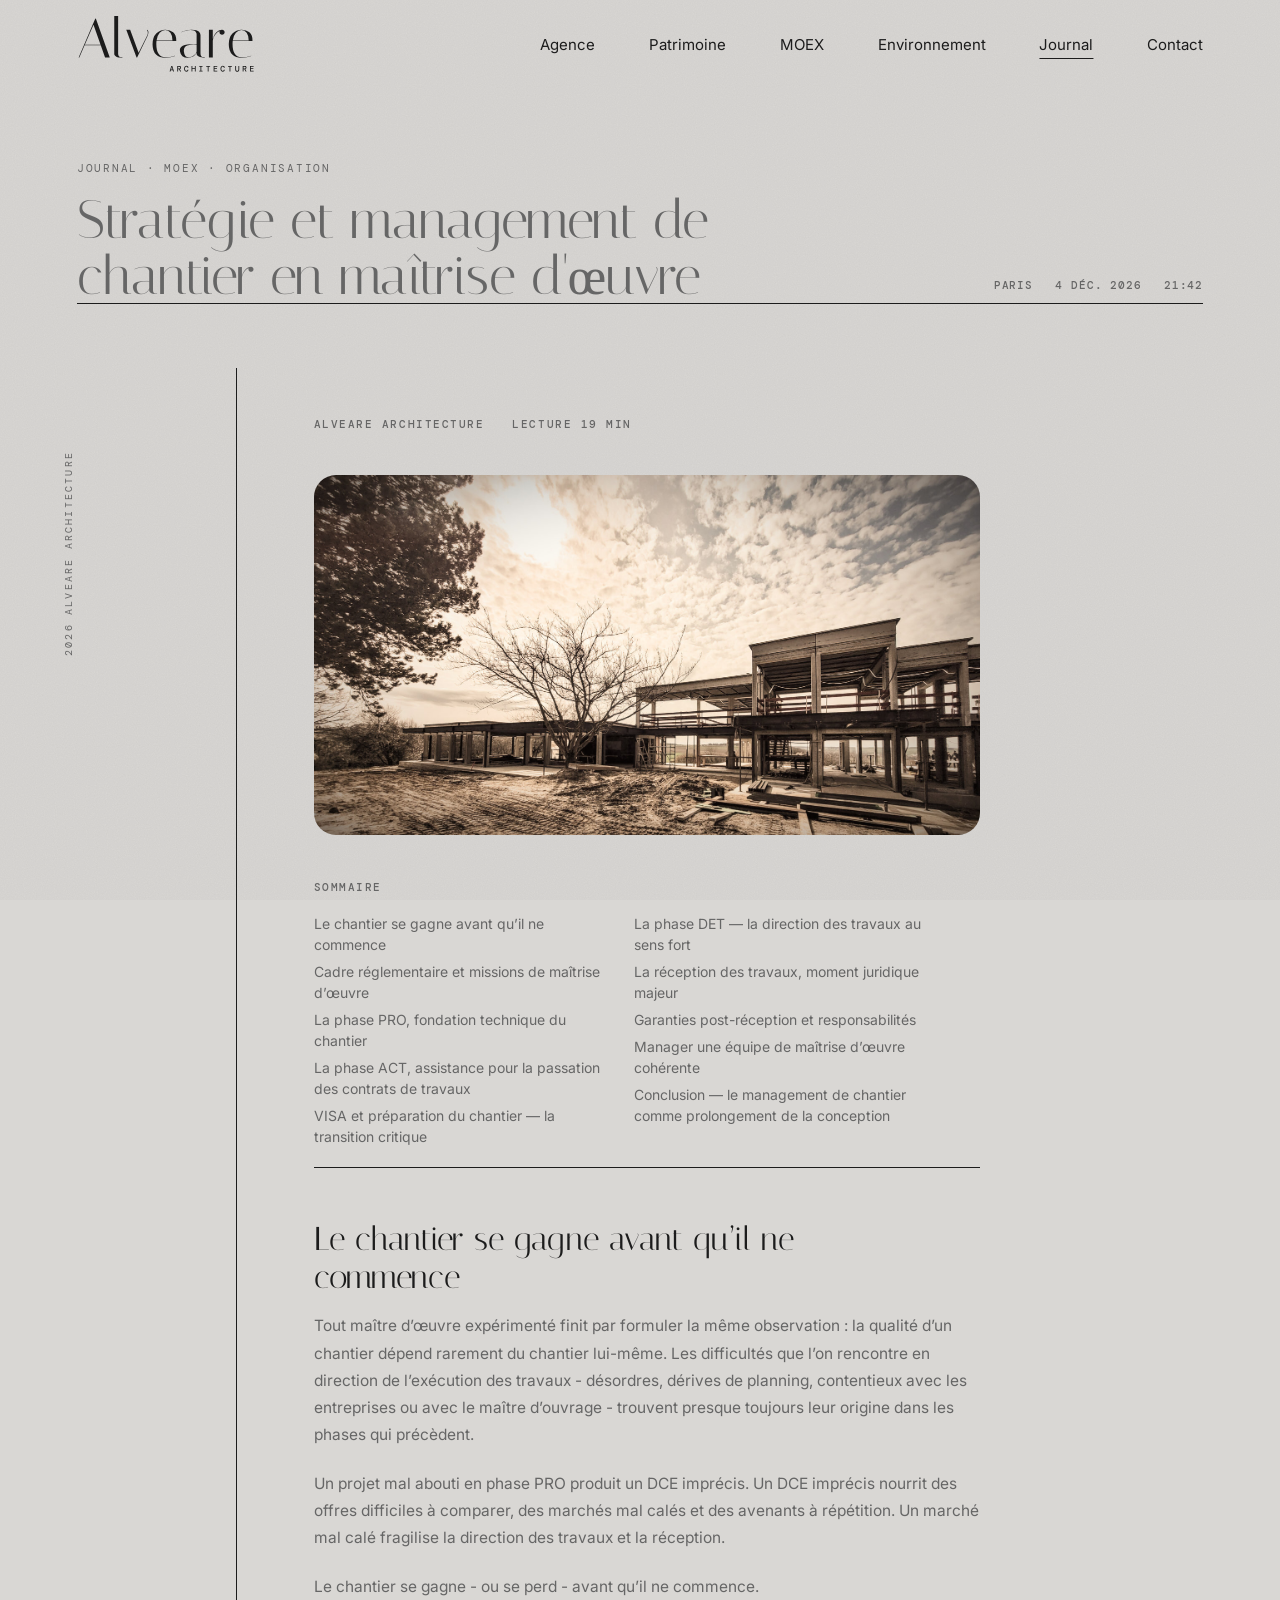
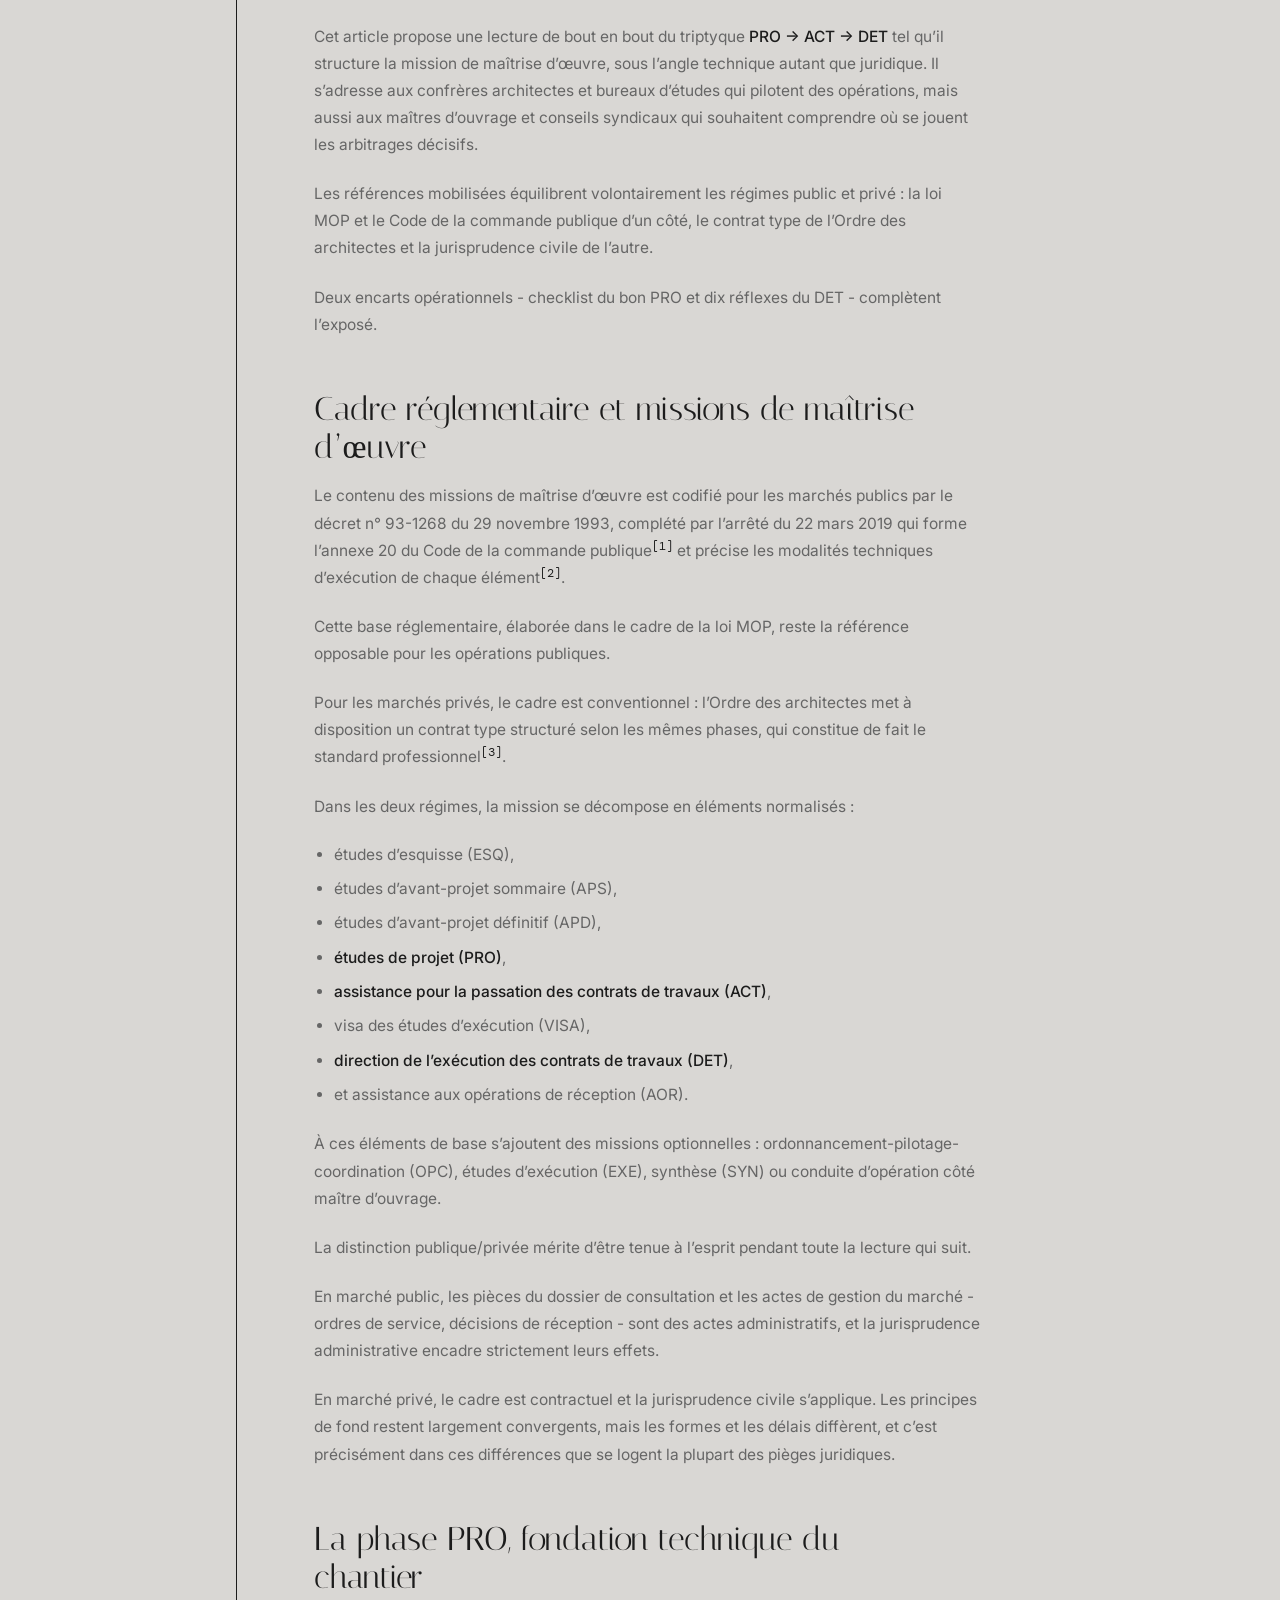
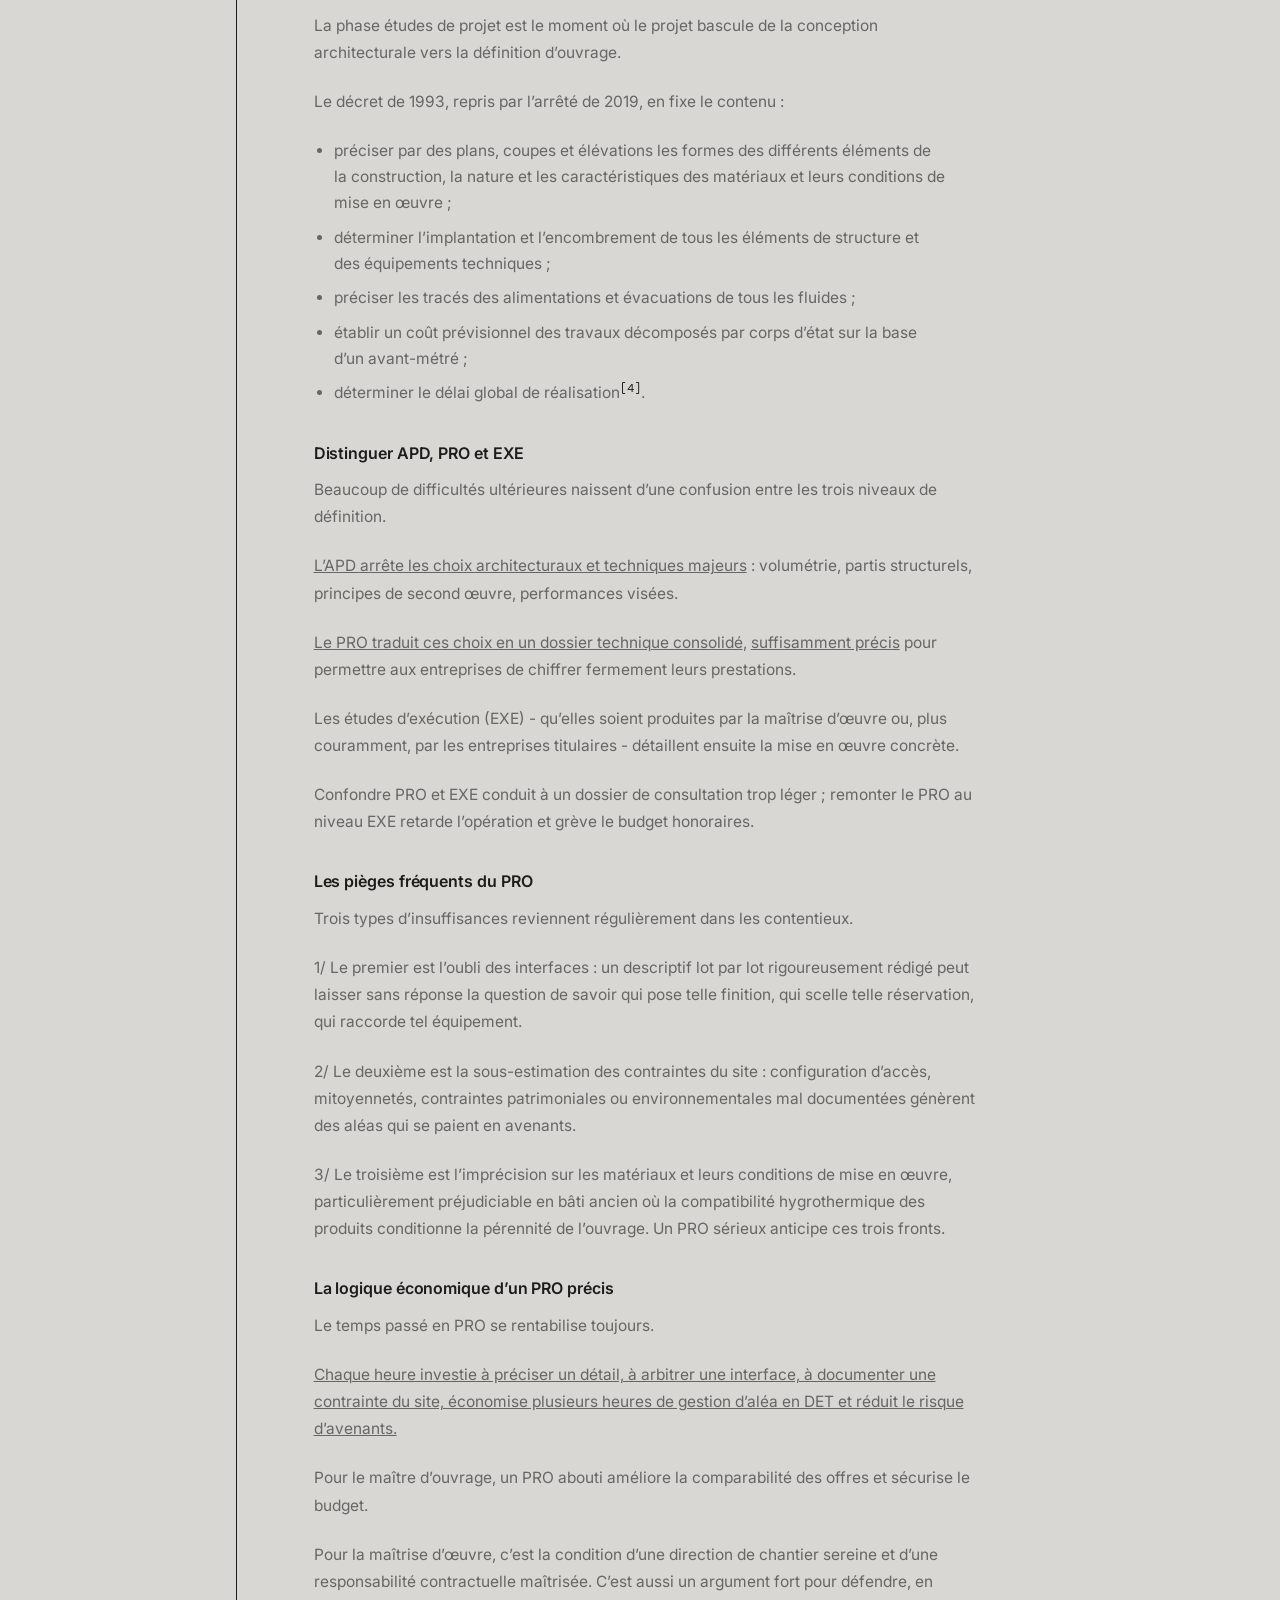
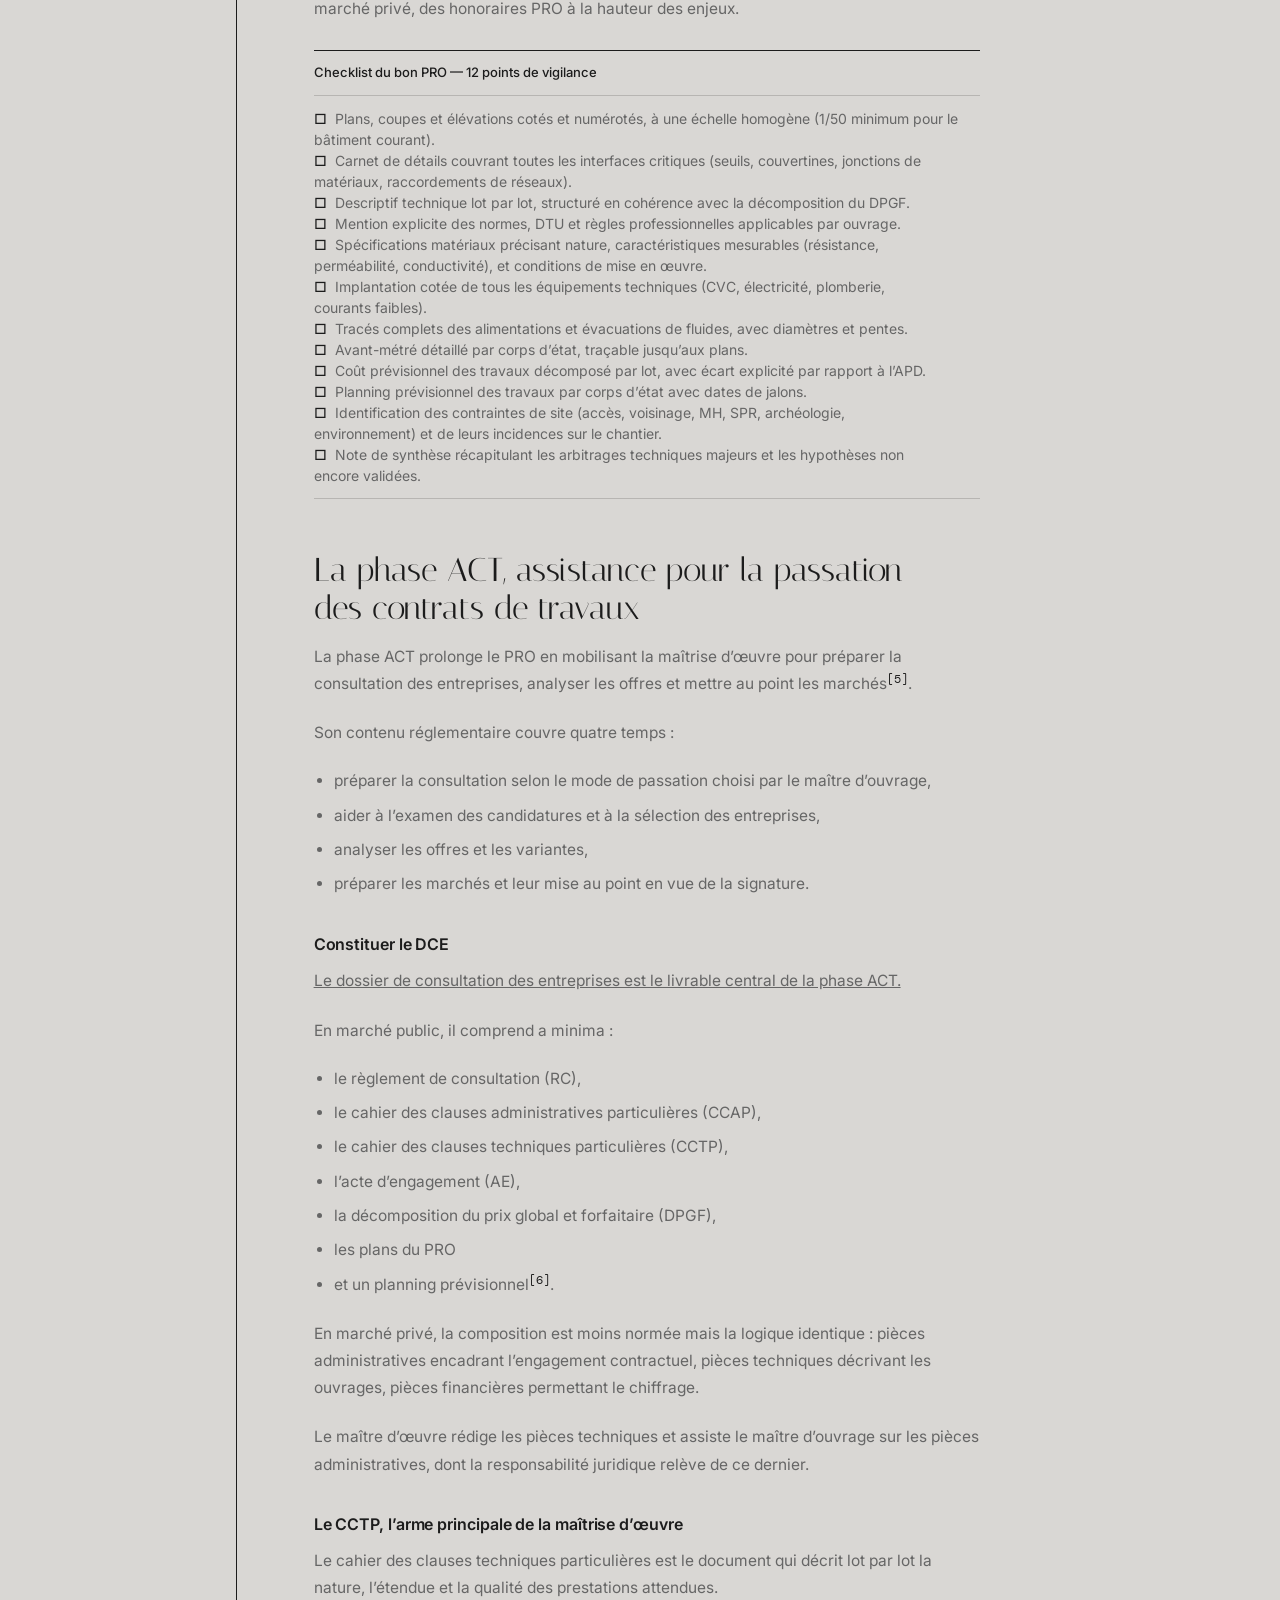
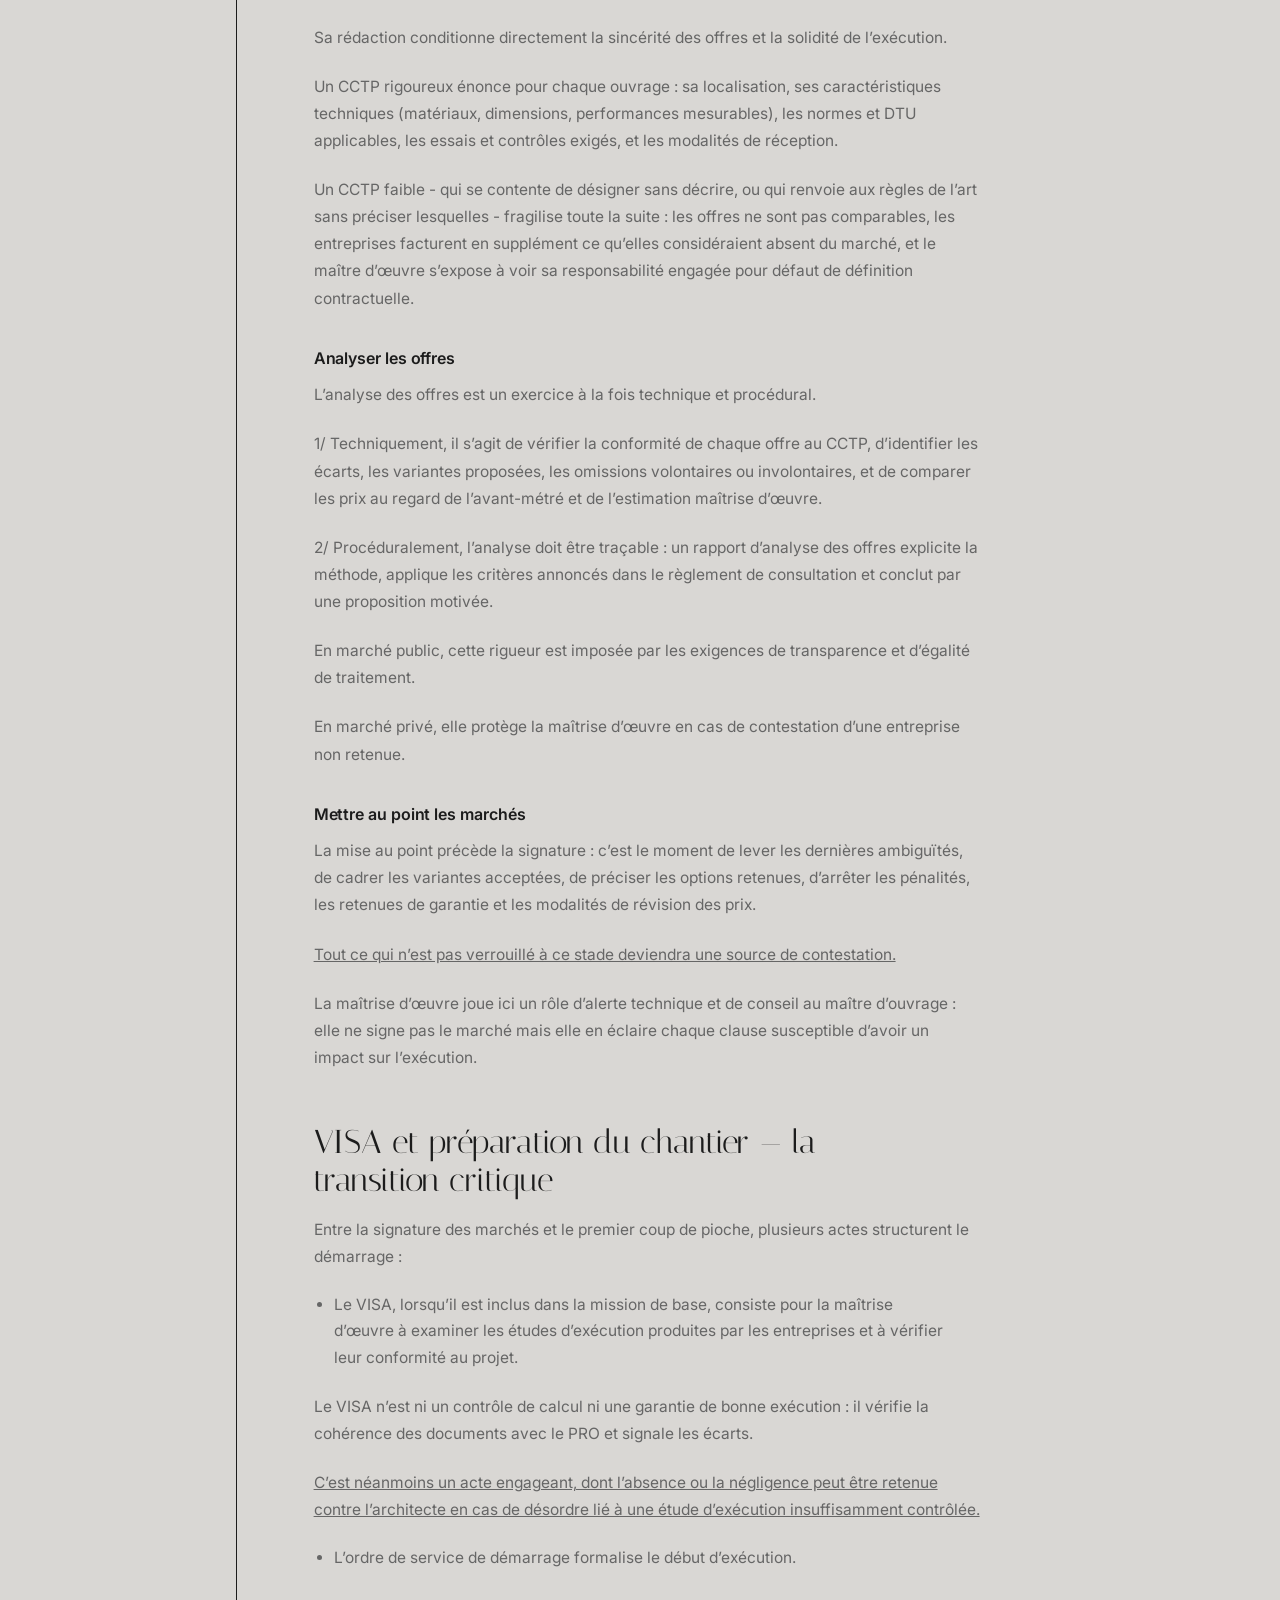
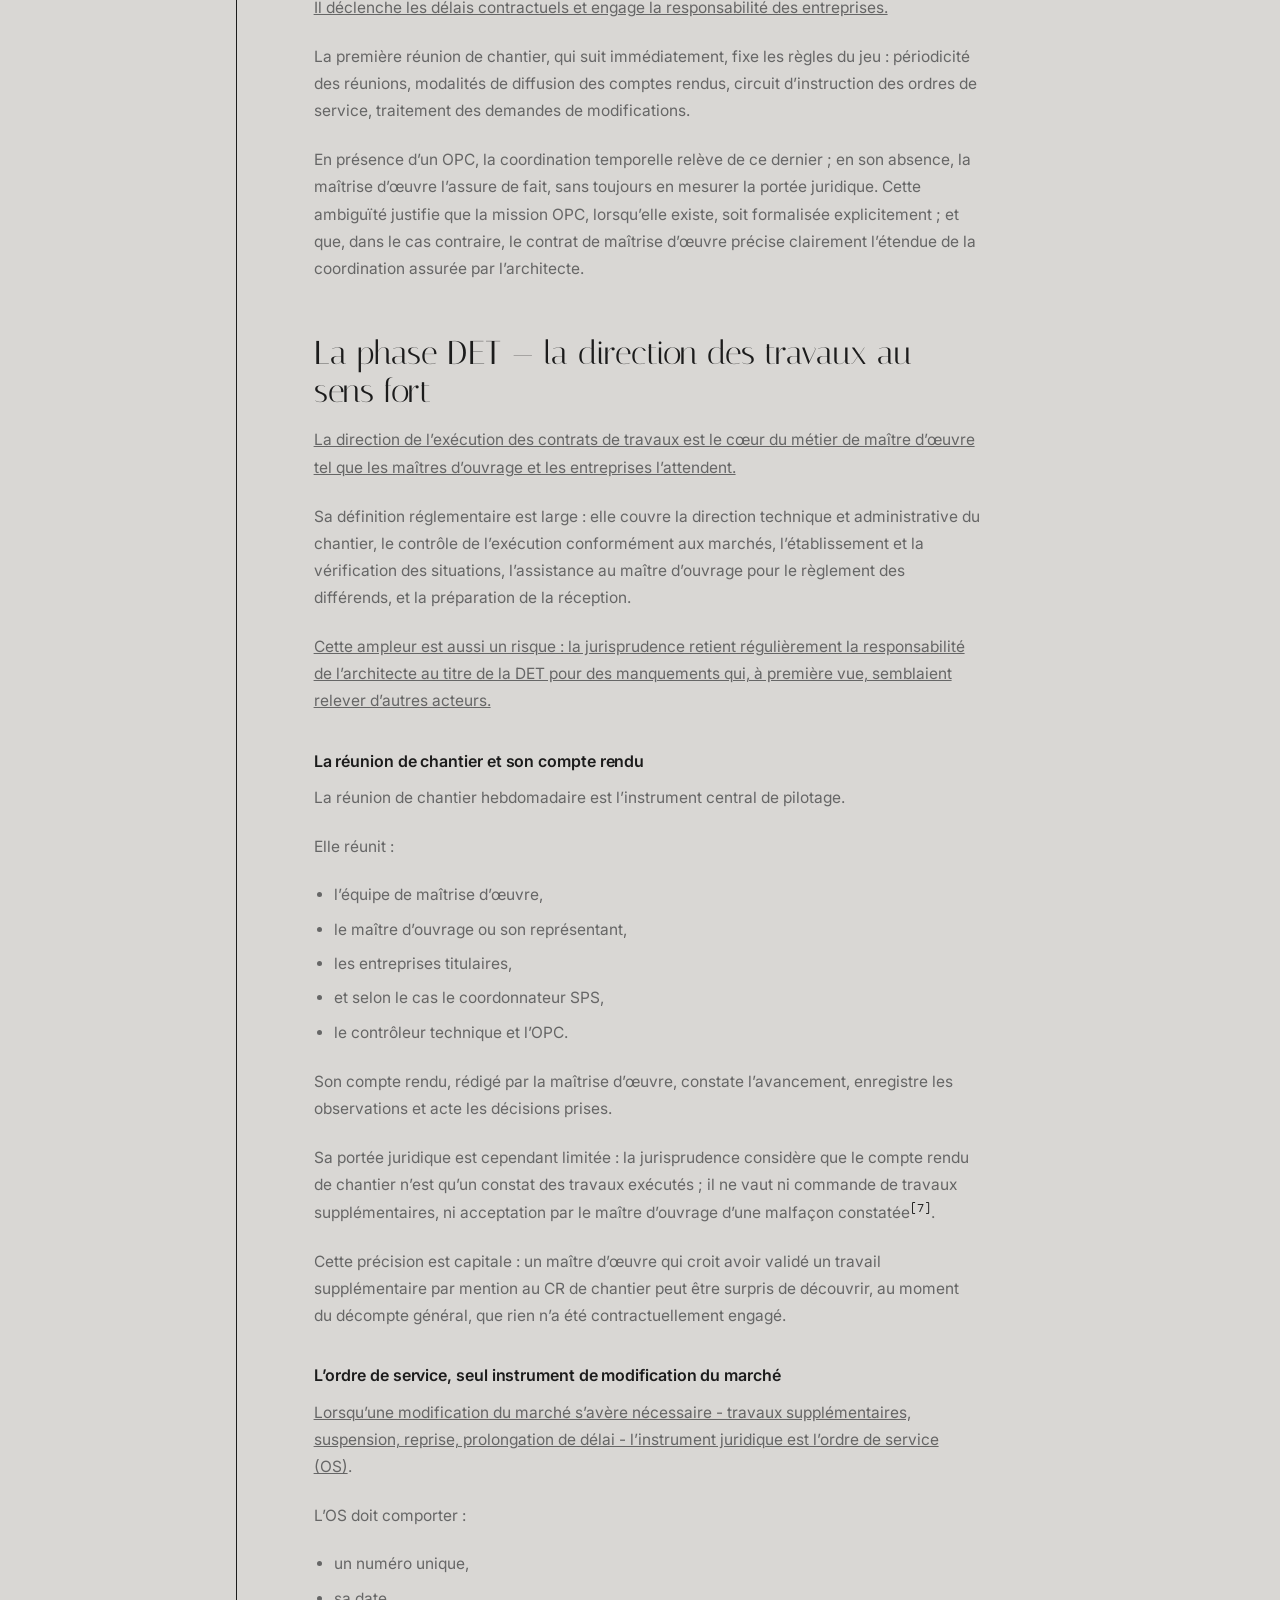
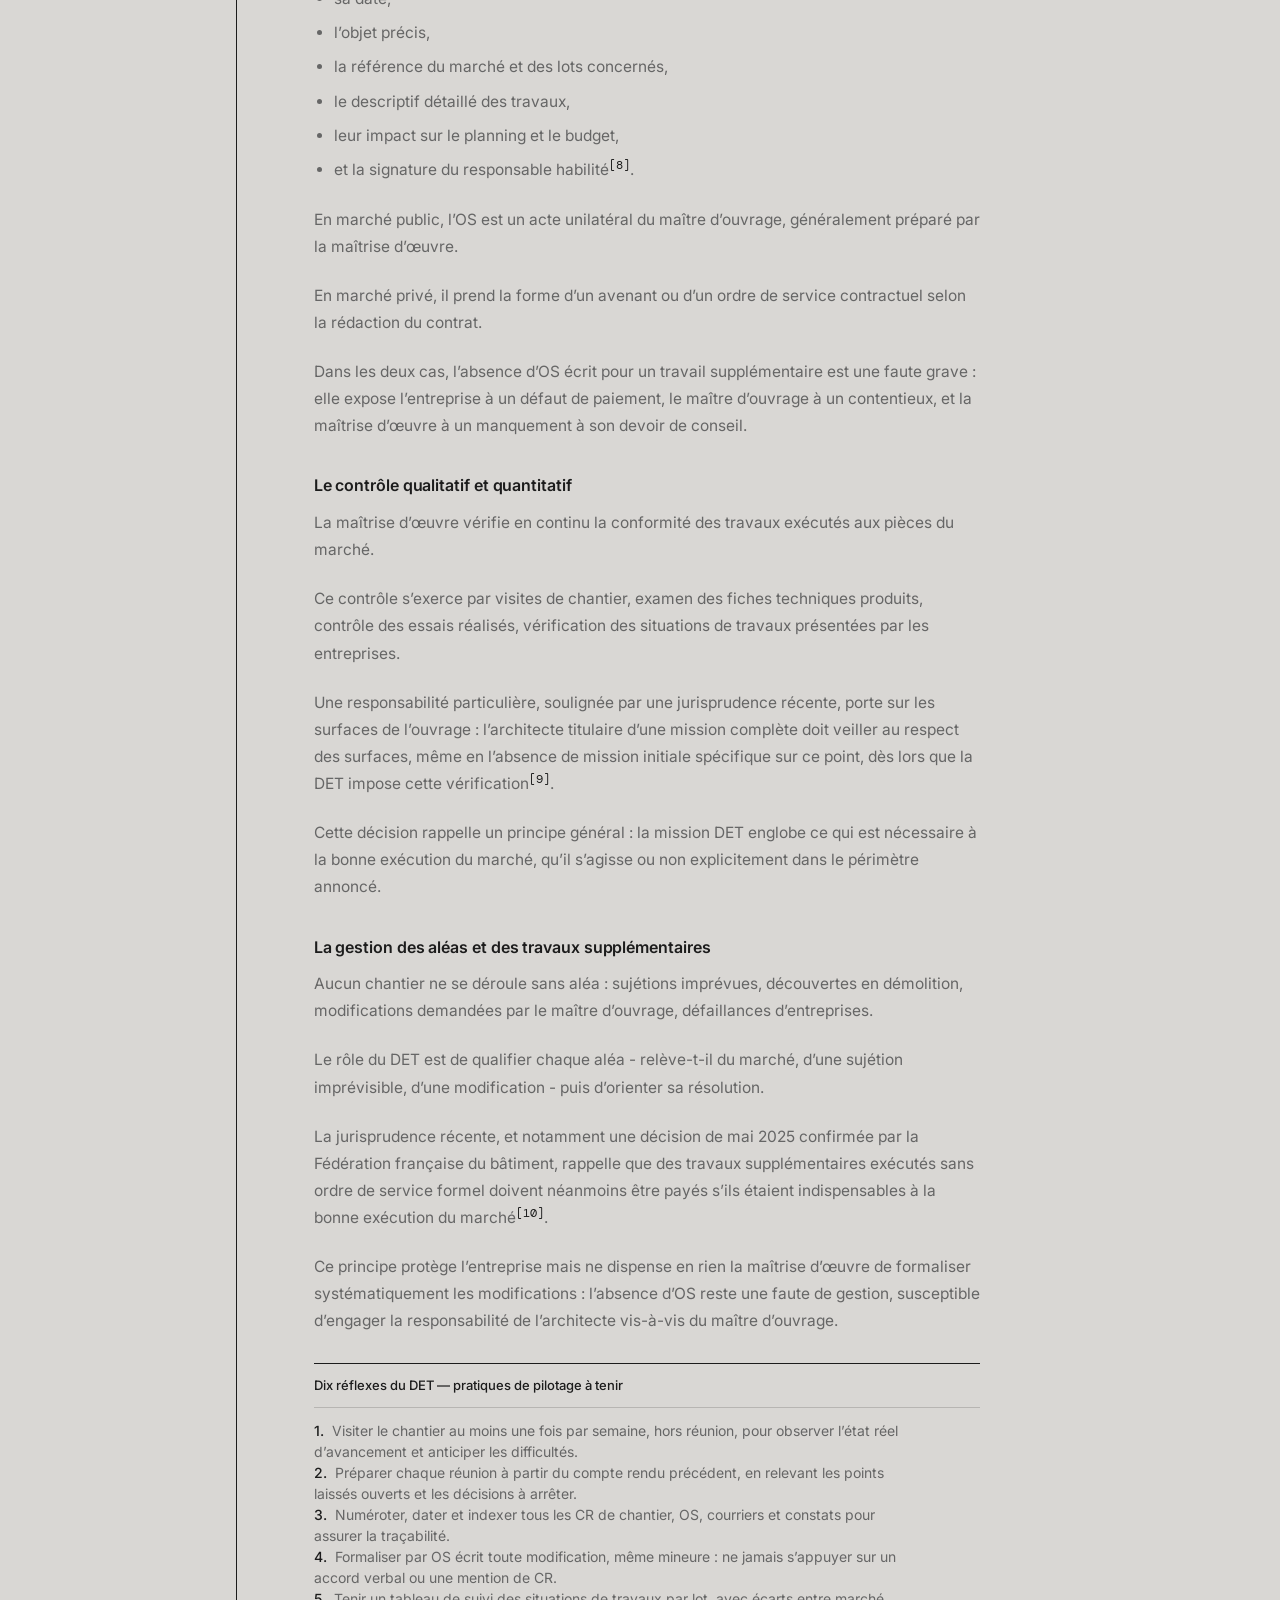
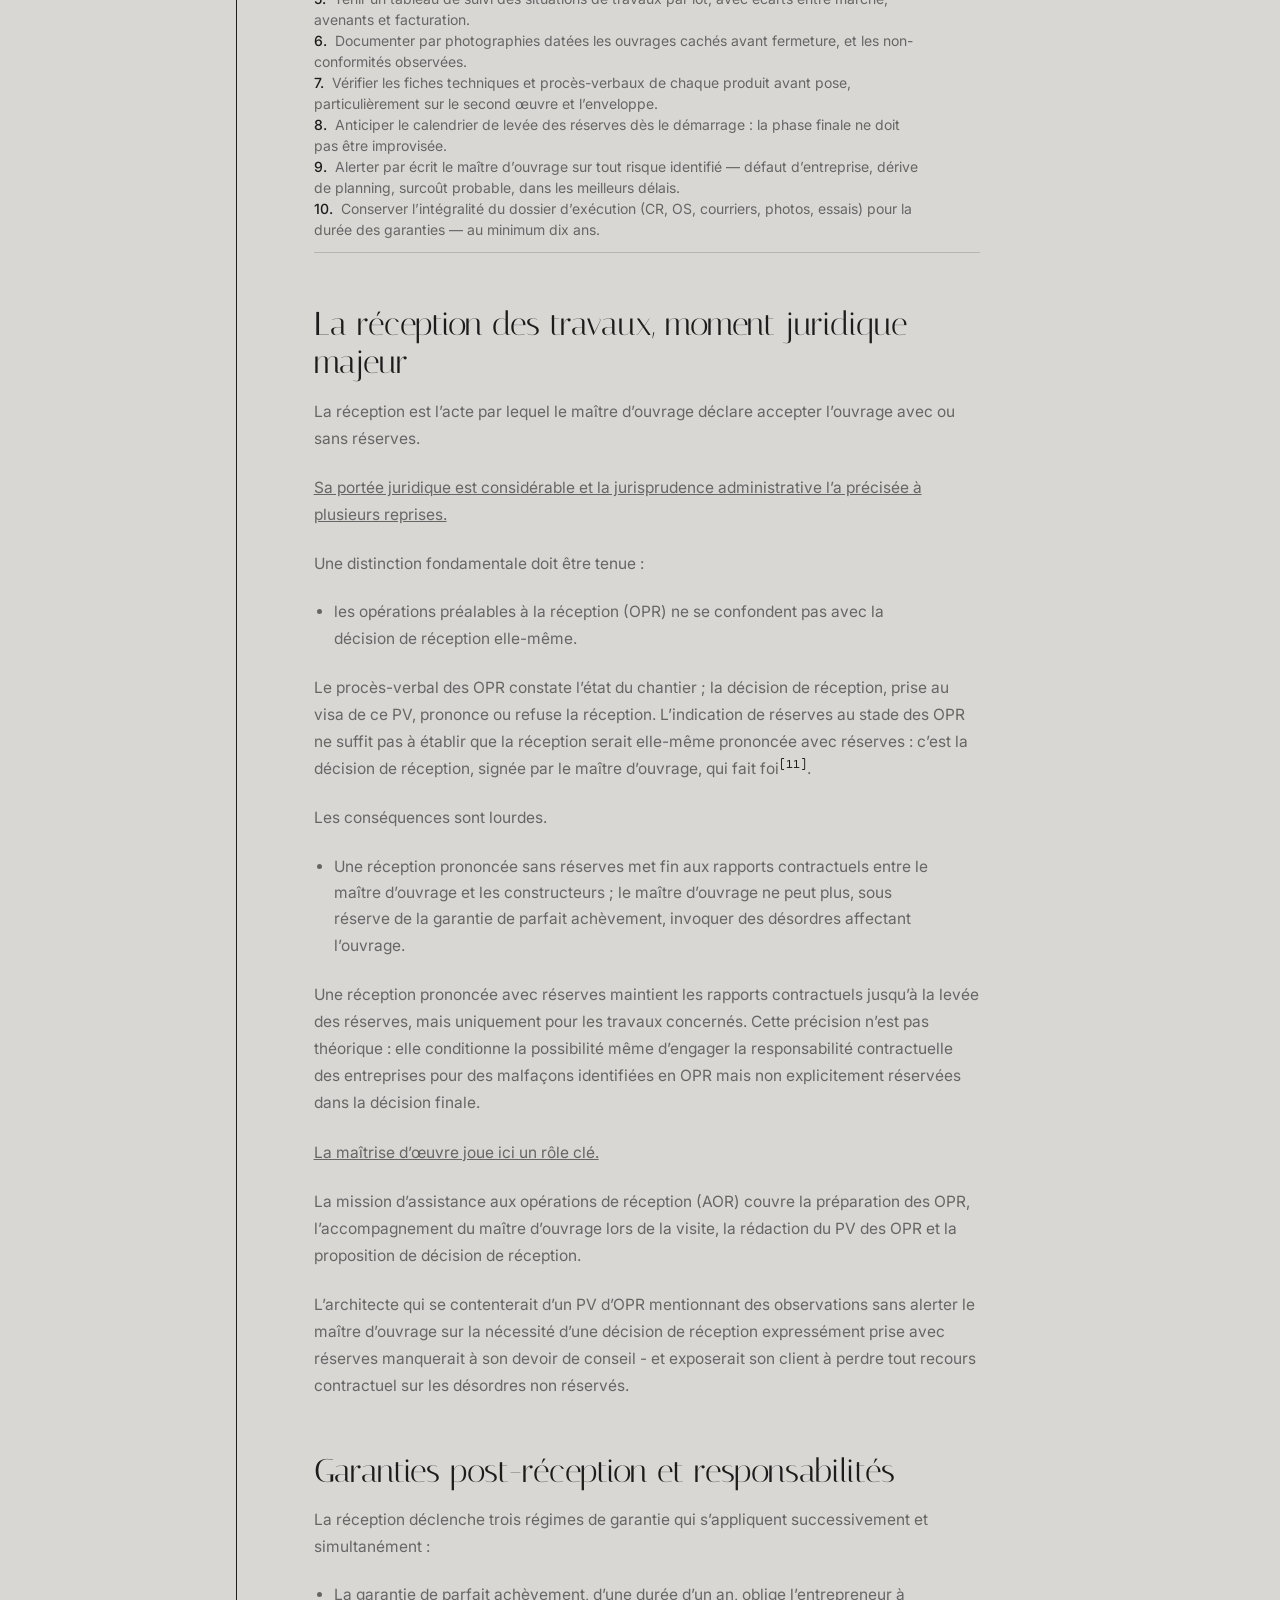
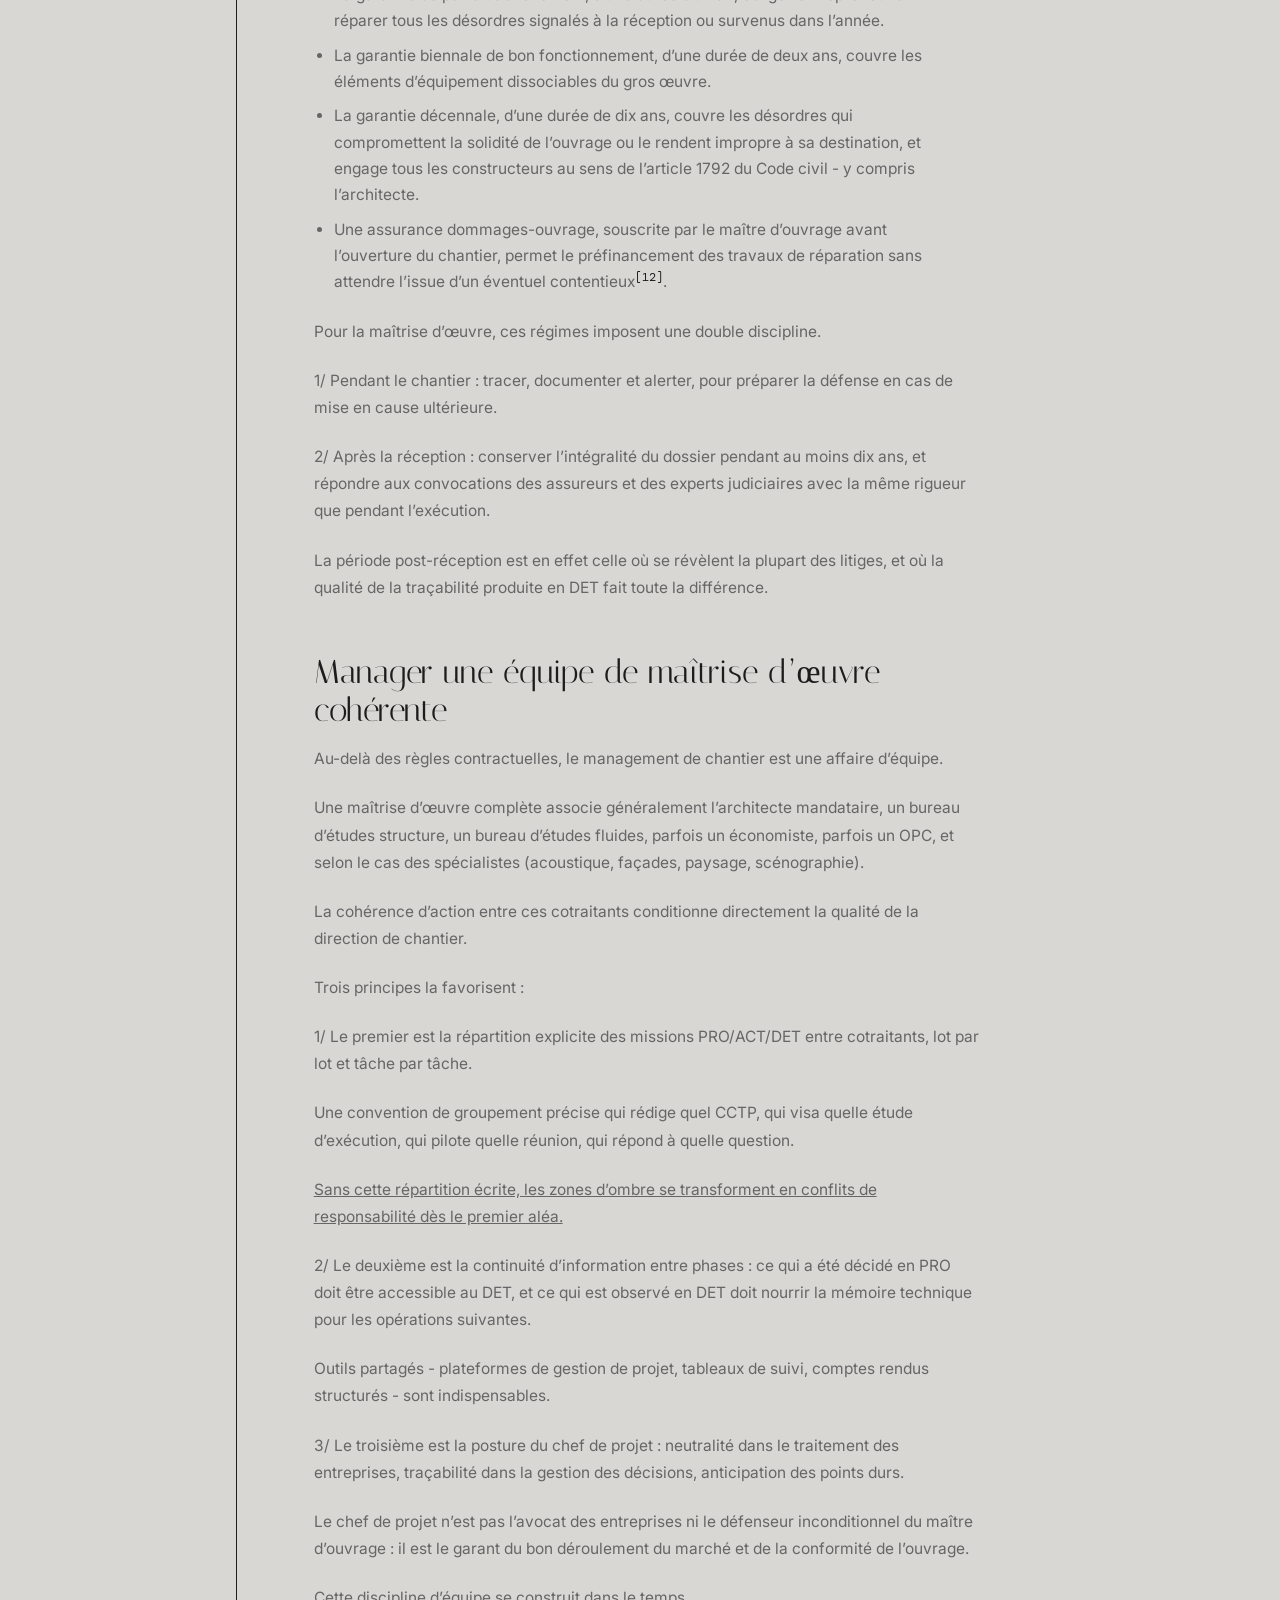
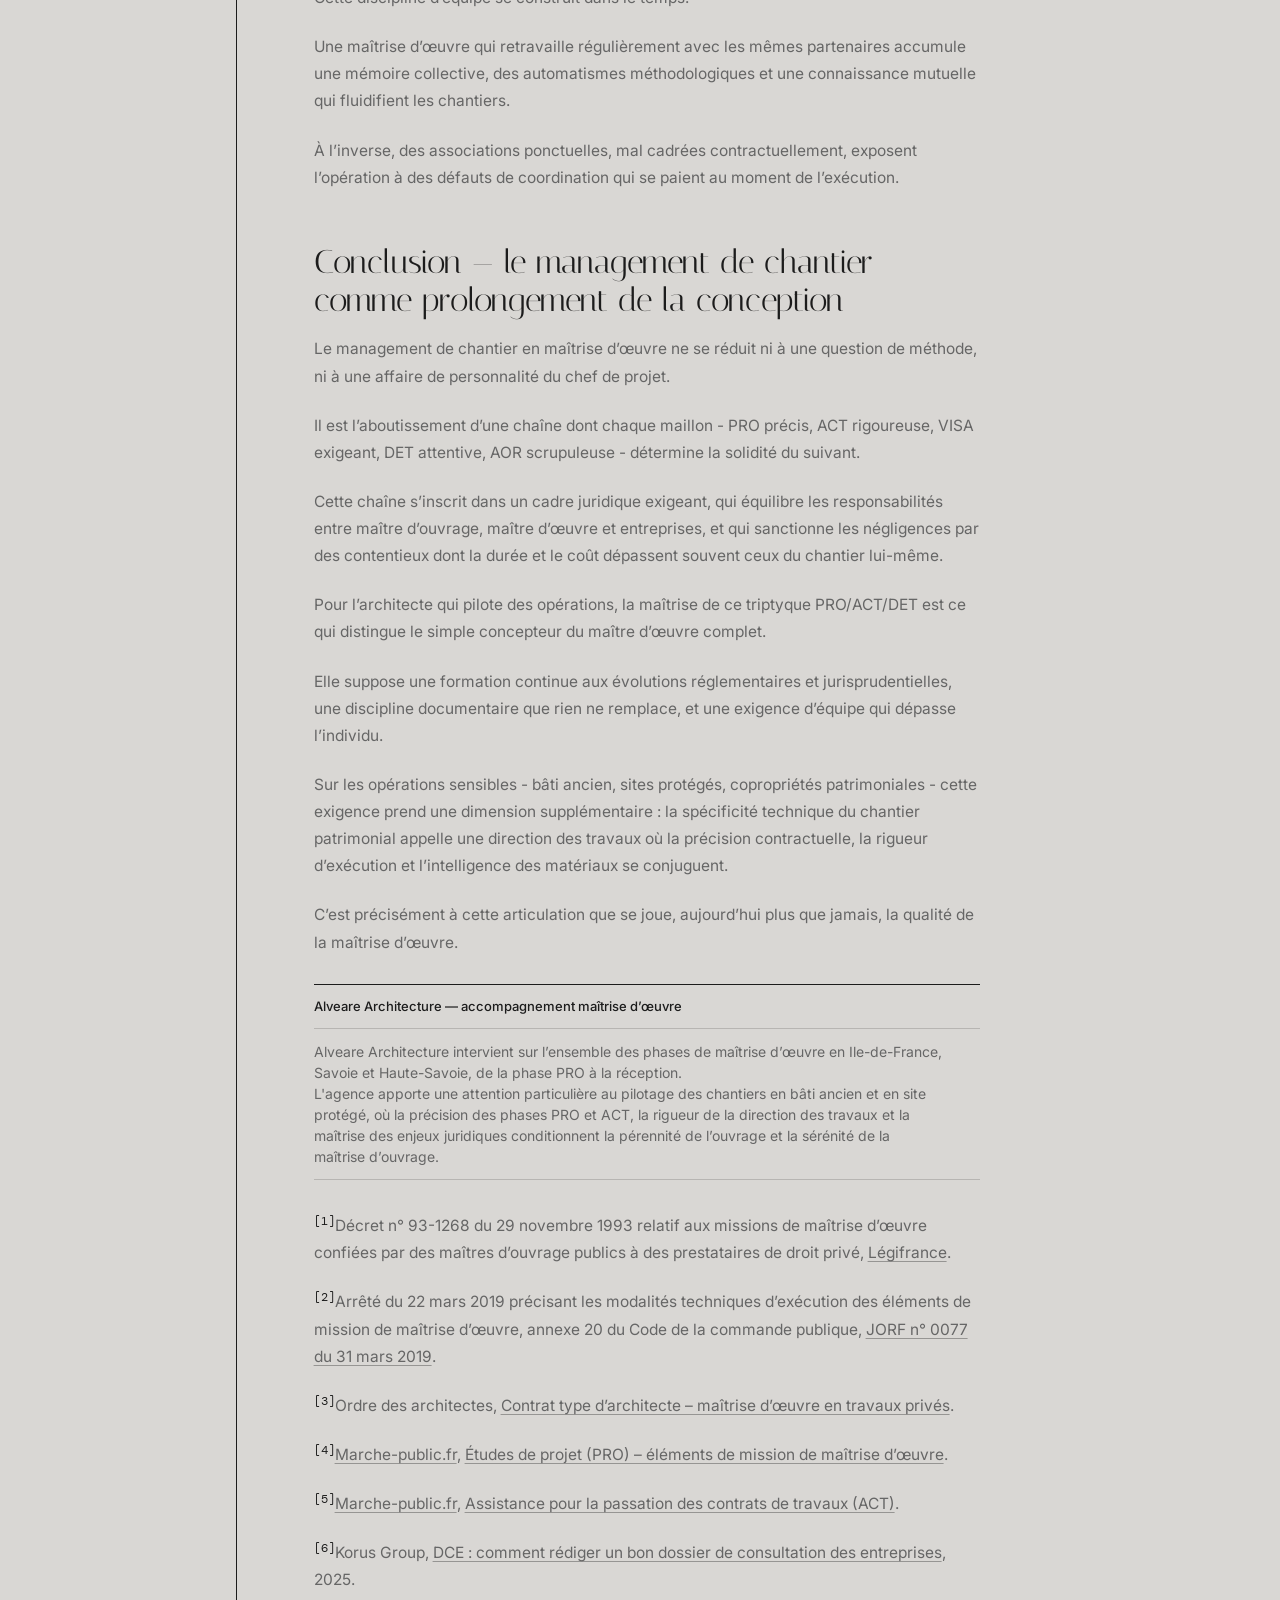
<file: journal-strategie-et-management-de-chantier-en-maitrise-d-oeuvre.html>
<!DOCTYPE html>
<html lang="fr">
<head>
<meta charset="utf-8">
<meta name="viewport" content="width=device-width, initial-scale=1">
<title>Stratégie et management de chantier en maîtrise d'œuvre — Journal Alveare Architecture</title>
<meta name="description" content="Le chantier se gagne avant qu'il ne commence : préparation, documents contractuels, pilotage de l'exécution.">
<meta property="og:title" content="Stratégie et management de chantier en maîtrise d'œuvre — Journal Alveare Architecture">
<meta property="og:description" content="Le chantier se gagne avant qu'il ne commence : préparation, documents contractuels, pilotage de l'exécution.">
<meta property="og:image" content="assets/img/hero.jpg">
<link rel="icon" href="assets/favicon.svg" type="image/svg+xml">
<link rel="preconnect" href="https://fonts.googleapis.com">
<link rel="preconnect" href="https://fonts.gstatic.com" crossorigin>
<link rel="stylesheet" href="style.css">
</head>
<body class="page-sub page-article">
<a class="skip-link" href="#main">Aller au contenu</a>

<header class="site-nav">
  <a class="logo" href="index.html" aria-label="Alveare Architecture, accueil"><svg xmlns="http://www.w3.org/2000/svg" fill="none" viewBox="0 0 482 168" role="img" aria-label="Alveare Architecture"><title>Alveare Architecture</title><path fill="currentColor" d="M6.3 118.0H4.5L49.35 13.0L51.0 12.25L88.8 118.0H76.05L64.35 85.0H20.55ZM44.699999999999996 29.200000000000003 21.15 83.5H63.9ZM118.35 118.0Q105.14999999999999 118.0 101.7 111.1Q100.95 109.6 100.95 108.4V5.650000000000006H111.44999999999999V107.35Q111.44999999999999 111.7 113.17499999999998 114.025Q114.89999999999999 116.35 116.69999999999999 116.5L118.35 116.8H123.0V118.0ZM189.6 43.900000000000006 190.5 43.0Q191.1 43.3 192.075 44.8Q193.05 46.3 193.275 47.5Q193.5 48.7 193.5 49.75Q193.5 53.8 191.7 58.0L162.9 118.0H161.4L133.5 43.0H144.0L166.95 105.1L190.2 58.0Q192.0 54.85 192.0 50.5Q192.0 46.150000000000006 189.6 43.900000000000006ZM214.95 81.4Q214.95 100.0 221.475 108.7Q228.0 117.4 238.65 117.4Q253.65 117.4 265.35 112.9L265.8 113.95Q253.8 118.6 238.72500000000002 118.6Q223.65 118.6 214.2 109.6Q204.75 100.6 204.75 81.85Q204.75 63.1 214.65 52.75Q224.55 42.400000000000006 239.85 42.400000000000006Q252.15 42.400000000000006 260.55 49.75Q268.95 57.1 268.95 71.5Q268.95 72.25 268.95 73.0H215.4Q214.95 77.05000000000001 214.95 81.4ZM215.55 71.80000000000001H258.75Q258.6 57.400000000000006 253.20000000000002 50.50000000000001Q247.8 43.60000000000001 239.25 43.60000000000001Q230.7 43.60000000000001 224.02499999999998 51.10000000000001Q217.35 58.6 215.55 71.80000000000001ZM341.55 118.0Q331.35 118.0 327.6 114.1Q324.15000000000003 110.8 324.15000000000003 108.4V105.25Q316.8 118.6 300.6 118.6Q281.70000000000005 118.6 279.15000000000003 101.5Q278.85 99.7 278.85 97.825Q278.85 95.95 279.45000000000005 93.7Q280.05 91.45 282.90000000000003 88.75Q288.6 83.35 307.95000000000005 82.15Q312.75 81.7 316.8 81.7Q320.85 81.7 324.15000000000003 82.0V57.1Q323.85 56.95 324.15000000000003 55.675000000000004Q324.45000000000005 54.400000000000006 323.625 52.37500000000001Q322.8 50.35000000000001 321.45000000000005 48.400000000000006Q320.1 46.45 316.65000000000003 45.025000000000006Q313.20000000000005 43.60000000000001 307.65000000000003 43.60000000000001Q302.1 43.60000000000001 294.675 45.62500000000001Q287.25 47.650000000000006 283.8 49.60000000000001L283.20000000000005 48.55Q296.55 42.400000000000006 310.35 42.400000000000006Q325.8 42.400000000000006 330.75 47.95Q334.65000000000003 52.3 334.65000000000003 57.1V107.35Q334.65000000000003 111.7 336.375 114.025Q338.1 116.35 339.90000000000003 116.5L341.55 116.8H346.20000000000005V118.0ZM303.0 117.4Q310.95000000000005 117.4 317.32500000000005 111.92500000000001Q323.70000000000005 106.45 324.15000000000003 101.35V83.2Q320.1 82.9 315.975 82.9Q311.85 82.9 307.8 83.35Q296.40000000000003 84.7 292.95000000000005 88.45Q289.5 92.2 289.5 98.8Q289.5 100.0 289.65000000000003 101.5Q291.0 117.4 303.0 117.4ZM386.1 49.45V46.3Q379.35 49.0 373.80000000000007 57.175Q368.25000000000006 65.35 367.95000000000005 72.55000000000001V118.0H357.45000000000005V43.0H367.95000000000005V66.85Q370.35 58.150000000000006 377.1 50.425000000000004Q383.85 42.7 392.40000000000003 42.400000000000006H393.00000000000006Q396.00000000000006 42.400000000000006 398.0250000000001 44.425000000000004Q400.05000000000007 46.45 400.05000000000007 49.45Q400.05000000000007 52.45 398.0250000000001 54.400000000000006Q396.00000000000006 56.35 393.00000000000006 56.35Q390.00000000000006 56.35 388.05000000000007 54.400000000000006Q386.1 52.45 386.1 49.45ZM421.50000000000006 81.4Q421.50000000000006 100.0 428.0250000000001 108.7Q434.55000000000007 117.4 445.20000000000005 117.4Q460.20000000000005 117.4 471.9000000000001 112.9L472.3500000000001 113.95Q460.3500000000001 118.6 445.2750000000001 118.6Q430.20000000000005 118.6 420.75000000000006 109.6Q411.30000000000007 100.6 411.30000000000007 81.85Q411.30000000000007 63.1 421.20000000000005 52.75Q431.1000000000001 42.400000000000006 446.4000000000001 42.400000000000006Q458.70000000000005 42.400000000000006 467.1 49.75Q475.50000000000006 57.1 475.50000000000006 71.5Q475.50000000000006 72.25 475.50000000000006 73.0H421.95000000000005Q421.50000000000006 77.05000000000001 421.50000000000006 81.4ZM422.1000000000001 71.80000000000001H465.30000000000007Q465.1500000000001 57.400000000000006 459.7500000000001 50.50000000000001Q454.3500000000001 43.60000000000001 445.80000000000007 43.60000000000001Q437.25000000000006 43.60000000000001 430.57500000000005 51.10000000000001Q423.9000000000001 58.6 422.1000000000001 71.80000000000001Z"/><g transform="translate(250.3 0)"><path fill="currentColor" d="M0.616 156.0 5.2139999999999995 140.6H7.986L12.584 156.0H10.054L9.02 152.304H4.18L3.146 156.0ZM6.534 143.9 4.707999999999999 150.434H8.491999999999999L6.6659999999999995 143.9ZM21.349999999999998 156.0V140.6H26.387999999999998Q28.192 140.6 29.369 141.216Q30.546 141.832 31.128999999999998 142.877Q31.711999999999996 143.922 31.711999999999996 145.242Q31.711999999999996 146.738 30.952999999999996 147.893Q30.194 149.048 28.631999999999998 149.576L31.866 156.0H29.159999999999997L26.212 149.906H23.682V156.0ZM23.682 147.794H26.256Q27.839999999999996 147.794 28.576999999999998 147.09Q29.314 146.386 29.314 145.242Q29.314 144.076 28.588 143.38299999999998Q27.862 142.69 26.233999999999998 142.69H23.682ZM46.044 156.264Q44.108 156.264 42.754999999999995 155.274Q41.402 154.284 40.687 152.49099999999999Q39.972 150.698 39.972 148.322Q39.972 145.924 40.687 144.131Q41.402 142.338 42.766 141.337Q44.129999999999995 140.336 46.044 140.336Q48.53 140.336 50.004 141.68900000000002Q51.477999999999994 143.042 51.72 145.352H49.146Q48.948 144.142 48.167 143.339Q47.385999999999996 142.536 46.022 142.536Q44.284 142.536 43.316 144.07600000000002Q42.348 145.616 42.348 148.322Q42.348 151.006 43.316 152.535Q44.284 154.064 46.022 154.064Q47.43 154.064 48.178 153.327Q48.926 152.59 49.146 151.38H51.72Q51.367999999999995 153.646 49.937999999999995 154.95499999999998Q48.507999999999996 156.264 46.044 156.264ZM60.001999999999995 156.0V140.6H62.333999999999996V146.98H69.06599999999999V140.6H71.398V156.0H69.06599999999999V149.114H62.333999999999996V156.0ZM80.89 156.0V153.932H84.234V142.668H80.934V140.6H89.866V142.668H86.566V153.932H89.91V156.0ZM103.934 156.0V142.69H99.798V140.6H110.402V142.69H106.266V156.0ZM119.96000000000001 156.0V140.6H129.794V142.69H122.292V147.178H129.13400000000001V149.246H122.292V153.91H129.794V156.0ZM144.544 156.264Q142.608 156.264 141.255 155.274Q139.90200000000002 154.284 139.187 152.49099999999999Q138.472 150.698 138.472 148.322Q138.472 145.924 139.187 144.131Q139.90200000000002 142.338 141.26600000000002 141.337Q142.63 140.336 144.544 140.336Q147.03 140.336 148.50400000000002 141.68900000000002Q149.978 143.042 150.22 145.352H147.64600000000002Q147.448 144.142 146.667 143.339Q145.886 142.536 144.522 142.536Q142.784 142.536 141.816 144.07600000000002Q140.848 145.616 140.848 148.322Q140.848 151.006 141.816 152.535Q142.784 154.064 144.522 154.064Q145.93 154.064 146.678 153.327Q147.42600000000002 152.59 147.64600000000002 151.38H150.22Q149.868 153.646 148.438 154.95499999999998Q147.008 156.264 144.544 156.264ZM163.034 156.0V142.69H158.898V140.6H169.50199999999998V142.69H165.36599999999999V156.0ZM183.856 156.264Q182.29399999999998 156.264 181.07299999999998 155.626Q179.85199999999998 154.988 179.14799999999997 153.679Q178.444 152.37 178.444 150.368V140.6H180.77599999999998V150.5Q180.77599999999998 152.26 181.61199999999997 153.21699999999998Q182.44799999999998 154.174 183.89999999999998 154.174Q185.35199999999998 154.174 186.188 153.21699999999998Q187.02399999999997 152.26 187.02399999999997 150.5V140.6H189.356V150.368Q189.356 152.37 188.63 153.679Q187.904 154.988 186.661 155.626Q185.41799999999998 156.264 183.856 156.264ZM198.64999999999998 156.0V140.6H203.68799999999996Q205.49199999999996 140.6 206.66899999999998 141.216Q207.84599999999998 141.832 208.42899999999997 142.877Q209.01199999999997 143.922 209.01199999999997 145.242Q209.01199999999997 146.738 208.253 147.893Q207.49399999999997 149.048 205.93199999999996 149.576L209.16599999999997 156.0H206.45999999999998L203.51199999999997 149.906H200.98199999999997V156.0ZM200.98199999999997 147.794H203.55599999999998Q205.13999999999996 147.794 205.87699999999995 147.09Q206.61399999999998 146.386 206.61399999999998 145.242Q206.61399999999998 144.076 205.88799999999998 143.38299999999998Q205.16199999999998 142.69 203.53399999999996 142.69H200.98199999999997ZM218.45999999999995 156.0V140.6H228.29399999999995V142.69H220.79199999999997V147.178H227.63399999999996V149.246H220.79199999999997V153.91H228.29399999999995V156.0Z"/></g></svg></a>
  <button class="nav-toggle" aria-expanded="false" aria-controls="nav-links">Menu</button>
  <nav class="nav-links" id="nav-links" aria-label="Navigation principale"><a href="agence.html">Agence</a><a href="patrimoine.html">Patrimoine</a><a href="moex.html">MOEX</a><a href="environnement.html">Environnement</a><a href="journal.html" class="active">Journal</a><a href="contact.html">Contact</a></nav>
</header>
<section class="page-head page-head-article">
  <div class="page-head-row">
    <div><span class="kicker">Journal · MOEX · Organisation</span><h1>Stratégie et management de chantier en maîtrise d'œuvre</h1></div>
    <div class="page-meta" aria-label="Lieu, date et heure"><span>Paris</span><span data-date>—</span><span data-time>—</span></div>
  </div>
</section>
<main id="main" class="content-wrap">
  <div class="col-bar"><span class="sidebar-brand">2026 Alveare Architecture</span></div>
  <article class="content narrow article-content">
    <div class="article-meta mono"><span>Alveare Architecture</span><span>Lecture 19 min</span></div>
    <figure class="article-figure">
  <img src="assets/img/cover-chantier.jpg" alt="Chantier de restructuration : ossature métallique d'un bâtiment sous ciel nuageux" loading="lazy">
</figure>
<nav class="article-toc" aria-label="Sommaire"><span class="mono">Sommaire</span><ol><li><a href="#s1">Le chantier se gagne avant qu’il ne commence</a></li><li><a href="#s2">Cadre réglementaire et missions de maîtrise d’œuvre</a></li><li><a href="#s3">La phase PRO, fondation technique du chantier</a></li><li><a href="#s4">La phase ACT, assistance pour la passation des contrats de travaux</a></li><li><a href="#s5">VISA et préparation du chantier — la transition critique</a></li><li><a href="#s6">La phase DET — la direction des travaux au sens fort</a></li><li><a href="#s7">La réception des travaux, moment juridique majeur</a></li><li><a href="#s8">Garanties post-réception et responsabilités</a></li><li><a href="#s9">Manager une équipe de maîtrise d’œuvre cohérente</a></li><li><a href="#s10">Conclusion — le management de chantier comme prolongement de la conception</a></li></ol></nav>
<h2 id="s1">Le chantier se gagne avant qu’il ne commence</h2>
<p>Tout maître d’œuvre expérimenté finit par formuler la même observation : la qualité d’un chantier dépend rarement du chantier lui-même. Les difficultés que l’on rencontre en direction de l’exécution des travaux - désordres, dérives de planning, contentieux avec les entreprises ou avec le maître d’ouvrage - trouvent presque toujours leur origine dans les phases qui précèdent.</p>
<p>Un projet mal abouti en phase PRO produit un DCE imprécis. Un DCE imprécis nourrit des offres difficiles à comparer, des marchés mal calés et des avenants à répétition. Un marché mal calé fragilise la direction des travaux et la réception.</p>
<p>Le chantier se gagne - ou se perd - avant qu’il ne commence.</p>
<p>Cet article propose une lecture de bout en bout du triptyque <strong>PRO → ACT → DET</strong> tel qu’il structure la mission de maîtrise d’œuvre, sous l’angle technique autant que juridique. Il s’adresse aux confrères architectes et bureaux d’études qui pilotent des opérations, mais aussi aux maîtres d’ouvrage et conseils syndicaux qui souhaitent comprendre où se jouent les arbitrages décisifs.</p>
<p>Les références mobilisées équilibrent volontairement les régimes public et privé : la loi MOP et le Code de la commande publique d’un côté, le contrat type de l’Ordre des architectes et la jurisprudence civile de l’autre.</p>
<p>Deux encarts opérationnels - checklist du bon PRO et dix réflexes du DET - complètent l’exposé.</p>
<h2 id="s2">Cadre réglementaire et missions de maîtrise d’œuvre</h2>
<p>Le contenu des missions de maîtrise d’œuvre est codifié pour les marchés publics par le décret n° 93-1268 du 29 novembre 1993, complété par l’arrêté du 22 mars 2019 qui forme l’annexe 20 du Code de la commande publique<a class="fn" href="#_ftn1" id="_ftnref1">[1]</a> et précise les modalités techniques d’exécution de chaque élément<a class="fn" href="#_ftn2" id="_ftnref2">[2]</a>.</p>
<p>Cette base réglementaire, élaborée dans le cadre de la loi MOP, reste la référence opposable pour les opérations publiques.</p>
<p>Pour les marchés privés, le cadre est conventionnel : l’Ordre des architectes met à disposition un contrat type structuré selon les mêmes phases, qui constitue de fait le standard professionnel<a class="fn" href="#_ftn3" id="_ftnref3">[3]</a>.</p>
<p>Dans les deux régimes, la mission se décompose en éléments normalisés :</p>
<ul><li>études d’esquisse (ESQ),</li><li>études d’avant-projet sommaire (APS),</li><li>études d’avant-projet définitif (APD),</li><li><strong>études de projet (PRO)</strong>,</li><li><strong>assistance pour la passation des contrats de travaux (ACT)</strong>,</li><li>visa des études d’exécution (VISA),</li><li><strong>direction de l’exécution des contrats de travaux (DET)</strong>,</li><li>et assistance aux opérations de réception (AOR).</li></ul>
<p>À ces éléments de base s’ajoutent des missions optionnelles : ordonnancement-pilotage-coordination (OPC), études d’exécution (EXE), synthèse (SYN) ou conduite d’opération côté maître d’ouvrage.</p>
<p>La distinction publique/privée mérite d’être tenue à l’esprit pendant toute la lecture qui suit.</p>
<p>En marché public, les pièces du dossier de consultation et les actes de gestion du marché - ordres de service, décisions de réception - sont des actes administratifs, et la jurisprudence administrative encadre strictement leurs effets.</p>
<p>En marché privé, le cadre est contractuel et la jurisprudence civile s’applique. Les principes de fond restent largement convergents, mais les formes et les délais diffèrent, et c’est précisément dans ces différences que se logent la plupart des pièges juridiques.</p>
<h2 id="s3">La phase PRO, fondation technique du chantier</h2>
<p>La phase études de projet est le moment où le projet bascule de la conception architecturale vers la définition d’ouvrage.</p>
<p>Le décret de 1993, repris par l’arrêté de 2019, en fixe le contenu :</p>
<ul><li>préciser par des plans, coupes et élévations les formes des différents éléments de la construction, la nature et les caractéristiques des matériaux et leurs conditions de mise en œuvre ;</li><li>déterminer l’implantation et l’encombrement de tous les éléments de structure et des équipements techniques ;</li><li>préciser les tracés des alimentations et évacuations de tous les fluides ;</li><li>établir un coût prévisionnel des travaux décomposés par corps d’état sur la base d’un avant-métré ;</li><li>déterminer le délai global de réalisation<a class="fn" href="#_ftn4" id="_ftnref4">[4]</a>.</li></ul>
<h3>Distinguer APD, PRO et EXE</h3>
<p>Beaucoup de difficultés ultérieures naissent d’une confusion entre les trois niveaux de définition.</p>
<p><u>L’APD arrête les choix architecturaux et techniques majeurs</u> : volumétrie, partis structurels, principes de second œuvre, performances visées.</p>
<p><u>Le PRO traduit ces choix en un dossier technique consolidé</u>, <u>suffisamment précis</u> pour permettre aux entreprises de chiffrer fermement leurs prestations.</p>
<p>Les études d’exécution (EXE) - qu’elles soient produites par la maîtrise d’œuvre ou, plus couramment, par les entreprises titulaires - détaillent ensuite la mise en œuvre concrète.</p>
<p>Confondre PRO et EXE conduit à un dossier de consultation trop léger ; remonter le PRO au niveau EXE retarde l’opération et grève le budget honoraires.</p>
<h3>Les pièges fréquents du PRO</h3>
<p>Trois types d’insuffisances reviennent régulièrement dans les contentieux.</p>
<p>1/ Le premier est l’oubli des interfaces : un descriptif lot par lot rigoureusement rédigé peut laisser sans réponse la question de savoir qui pose telle finition, qui scelle telle réservation, qui raccorde tel équipement.</p>
<p>2/ Le deuxième est la sous-estimation des contraintes du site : configuration d’accès, mitoyennetés, contraintes patrimoniales ou environnementales mal documentées génèrent des aléas qui se paient en avenants.</p>
<p>3/ Le troisième est l’imprécision sur les matériaux et leurs conditions de mise en œuvre, particulièrement préjudiciable en bâti ancien où la compatibilité hygrothermique des produits conditionne la pérennité de l’ouvrage. Un PRO sérieux anticipe ces trois fronts.</p>
<h3>La logique économique d’un PRO précis</h3>
<p>Le temps passé en PRO se rentabilise toujours.</p>
<p><u>Chaque heure investie à préciser un détail, à arbitrer une interface, à documenter une contrainte du site, économise plusieurs heures de gestion d’aléa en DET et réduit le risque d’avenants. </u></p>
<p>Pour le maître d’ouvrage, un PRO abouti améliore la comparabilité des offres et sécurise le budget.</p>
<p>Pour la maîtrise d’œuvre, c’est la condition d’une direction de chantier sereine et d’une responsabilité contractuelle maîtrisée. C’est aussi un argument fort pour défendre, en marché privé, des honoraires PRO à la hauteur des enjeux.</p>
<div class="table-wrap cols-1"><table><tr><th><strong>Checklist du bon PRO — 12 points de vigilance</strong></th></tr><tr><td data-label="Checklist du bon PRO — 12 points de vigilance"><strong>□  </strong>Plans, coupes et élévations cotés et numérotés, à une échelle homogène (1/50 minimum pour le bâtiment courant).</p>
<p><strong>□  </strong>Carnet de détails couvrant toutes les interfaces critiques (seuils, couvertines, jonctions de matériaux, raccordements de réseaux).</p>
<p><strong>□  </strong>Descriptif technique lot par lot, structuré en cohérence avec la décomposition du DPGF.</p>
<p><strong>□  </strong>Mention explicite des normes, DTU et règles professionnelles applicables par ouvrage.</p>
<p><strong>□  </strong>Spécifications matériaux précisant nature, caractéristiques mesurables (résistance, perméabilité, conductivité), et conditions de mise en œuvre.</p>
<p><strong>□  </strong>Implantation cotée de tous les équipements techniques (CVC, électricité, plomberie, courants faibles).</p>
<p><strong>□  </strong>Tracés complets des alimentations et évacuations de fluides, avec diamètres et pentes.</p>
<p><strong>□  </strong>Avant-métré détaillé par corps d’état, traçable jusqu’aux plans.</p>
<p><strong>□  </strong>Coût prévisionnel des travaux décomposé par lot, avec écart explicité par rapport à l’APD.</p>
<p><strong>□  </strong>Planning prévisionnel des travaux par corps d’état avec dates de jalons.</p>
<p><strong>□  </strong>Identification des contraintes de site (accès, voisinage, MH, SPR, archéologie, environnement) et de leurs incidences sur le chantier.</p>
<p><strong>□  </strong>Note de synthèse récapitulant les arbitrages techniques majeurs et les hypothèses non encore validées.</p></td></tr></table></div>
<h2 id="s4">La phase ACT, assistance pour la passation des contrats de travaux</h2>
<p>La phase ACT prolonge le PRO en mobilisant la maîtrise d’œuvre pour préparer la consultation des entreprises, analyser les offres et mettre au point les marchés<a class="fn" href="#_ftn5" id="_ftnref5">[5]</a>.</p>
<p>Son contenu réglementaire couvre quatre temps :</p>
<ul><li>préparer la consultation selon le mode de passation choisi par le maître d’ouvrage,</li><li>aider à l’examen des candidatures et à la sélection des entreprises,</li><li>analyser les offres et les variantes,</li><li>préparer les marchés et leur mise au point en vue de la signature.</li></ul>
<h3>Constituer le DCE</h3>
<p><u>Le dossier de consultation des entreprises est le livrable central de la phase ACT. </u></p>
<p>En marché public, il comprend a minima :</p>
<ul><li>le règlement de consultation (RC),</li><li>le cahier des clauses administratives particulières (CCAP),</li><li>le cahier des clauses techniques particulières (CCTP),</li><li>l’acte d’engagement (AE),</li><li>la décomposition du prix global et forfaitaire (DPGF),</li><li>les plans du PRO</li><li>et un planning prévisionnel<a class="fn" href="#_ftn6" id="_ftnref6">[6]</a>.</li></ul>
<p>En marché privé, la composition est moins normée mais la logique identique : pièces administratives encadrant l’engagement contractuel, pièces techniques décrivant les ouvrages, pièces financières permettant le chiffrage.</p>
<p>Le maître d’œuvre rédige les pièces techniques et assiste le maître d’ouvrage sur les pièces administratives, dont la responsabilité juridique relève de ce dernier.</p>
<h3>Le CCTP, l’arme principale de la maîtrise d’œuvre</h3>
<p>Le cahier des clauses techniques particulières est le document qui décrit lot par lot la nature, l’étendue et la qualité des prestations attendues.</p>
<p>Sa rédaction conditionne directement la sincérité des offres et la solidité de l’exécution.</p>
<p>Un CCTP rigoureux énonce pour chaque ouvrage : sa localisation, ses caractéristiques techniques (matériaux, dimensions, performances mesurables), les normes et DTU applicables, les essais et contrôles exigés, et les modalités de réception.</p>
<p>Un CCTP faible  - qui se contente de désigner sans décrire, ou qui renvoie aux règles de l’art sans préciser lesquelles - fragilise toute la suite : les offres ne sont pas comparables, les entreprises facturent en supplément ce qu’elles considéraient absent du marché, et le maître d’œuvre s’expose à voir sa responsabilité engagée pour défaut de définition contractuelle.</p>
<h3>Analyser les offres</h3>
<p>L’analyse des offres est un exercice à la fois technique et procédural.</p>
<p>1/ Techniquement, il s’agit de vérifier la conformité de chaque offre au CCTP, d’identifier les écarts, les variantes proposées, les omissions volontaires ou involontaires, et de comparer les prix au regard de l’avant-métré et de l’estimation maîtrise d’œuvre.</p>
<p>2/ Procéduralement, l’analyse doit être traçable : un rapport d’analyse des offres explicite la méthode, applique les critères annoncés dans le règlement de consultation et conclut par une proposition motivée.</p>
<p>En marché public, cette rigueur est imposée par les exigences de transparence et d’égalité de traitement.</p>
<p>En marché privé, elle protège la maîtrise d’œuvre en cas de contestation d’une entreprise non retenue.</p>
<h3>Mettre au point les marchés</h3>
<p>La mise au point précède la signature : c’est le moment de lever les dernières ambiguïtés, de cadrer les variantes acceptées, de préciser les options retenues, d’arrêter les pénalités, les retenues de garantie et les modalités de révision des prix.</p>
<p><u>Tout ce qui n’est pas verrouillé à ce stade deviendra une source de contestation.</u></p>
<p>La maîtrise d’œuvre joue ici un rôle d’alerte technique et de conseil au maître d’ouvrage : elle ne signe pas le marché mais elle en éclaire chaque clause susceptible d’avoir un impact sur l’exécution.</p>
<h2 id="s5">VISA et préparation du chantier — la transition critique</h2>
<p>Entre la signature des marchés et le premier coup de pioche, plusieurs actes structurent le démarrage :</p>
<ul><li>Le VISA, lorsqu’il est inclus dans la mission de base, consiste pour la maîtrise d’œuvre à examiner les études d’exécution produites par les entreprises et à vérifier leur conformité au projet.</li></ul>
<p>Le VISA n’est ni un contrôle de calcul ni une garantie de bonne exécution : il vérifie la cohérence des documents avec le PRO et signale les écarts.</p>
<p><u>C’est néanmoins un acte engageant, dont l’absence ou la négligence peut être retenue contre l’architecte en cas de désordre lié à une étude d’exécution insuffisamment contrôlée.</u></p>
<ul><li>L’ordre de service de démarrage formalise le début d’exécution.</li></ul>
<p><u>Il déclenche les délais contractuels et engage la responsabilité des entreprises.</u></p>
<p>La première réunion de chantier, qui suit immédiatement, fixe les règles du jeu : périodicité des réunions, modalités de diffusion des comptes rendus, circuit d’instruction des ordres de service, traitement des demandes de modifications.</p>
<p>En présence d’un OPC, la coordination temporelle relève de ce dernier ; en son absence, la maîtrise d’œuvre l’assure de fait, sans toujours en mesurer la portée juridique. Cette ambiguïté justifie que la mission OPC, lorsqu’elle existe, soit formalisée explicitement ; et que, dans le cas contraire, le contrat de maîtrise d’œuvre précise clairement l’étendue de la coordination assurée par l’architecte.</p>
<h2 id="s6">La phase DET — la direction des travaux au sens fort</h2>
<p><u>La direction de l’exécution des contrats de travaux est le cœur du métier de maître d’œuvre tel que les maîtres d’ouvrage et les entreprises l’attendent. </u></p>
<p>Sa définition réglementaire est large : elle couvre la direction technique et administrative du chantier, le contrôle de l’exécution conformément aux marchés, l’établissement et la vérification des situations, l’assistance au maître d’ouvrage pour le règlement des différends, et la préparation de la réception.</p>
<p><u>Cette ampleur est aussi un risque : la jurisprudence retient régulièrement la responsabilité de l’architecte au titre de la DET pour des manquements qui, à première vue, semblaient relever d’autres acteurs.</u></p>
<h3>La réunion de chantier et son compte rendu</h3>
<p>La réunion de chantier hebdomadaire est l’instrument central de pilotage.</p>
<p>Elle réunit :</p>
<ul><li>l’équipe de maîtrise d’œuvre,</li><li>le maître d’ouvrage ou son représentant,</li><li>les entreprises titulaires,</li><li>et selon le cas le coordonnateur SPS,</li><li>le contrôleur technique et l’OPC.</li></ul>
<p>Son compte rendu, rédigé par la maîtrise d’œuvre, constate l’avancement, enregistre les observations et acte les décisions prises.</p>
<p>Sa portée juridique est cependant limitée : la jurisprudence considère que le compte rendu de chantier n’est qu’un constat des travaux exécutés ; il ne vaut ni commande de travaux supplémentaires, ni acceptation par le maître d’ouvrage d’une malfaçon constatée<a class="fn" href="#_ftn7" id="_ftnref7">[7]</a>.</p>
<p>Cette précision est capitale : un maître d’œuvre qui croit avoir validé un travail supplémentaire par mention au CR de chantier peut être surpris de découvrir, au moment du décompte général, que rien n’a été contractuellement engagé.</p>
<h3>L’ordre de service, seul instrument de modification du marché</h3>
<p><u>Lorsqu’une modification du marché s’avère nécessaire - travaux supplémentaires, suspension, reprise, prolongation de délai - l’instrument juridique est l’ordre de service (OS)</u>.</p>
<p>L’OS doit comporter :</p>
<ul><li>un numéro unique,</li><li>sa date,</li><li>l’objet précis,</li><li>la référence du marché et des lots concernés,</li><li>le descriptif détaillé des travaux,</li><li>leur impact sur le planning et le budget,</li><li>et la signature du responsable habilité<a class="fn" href="#_ftn8" id="_ftnref8">[8]</a>.</li></ul>
<p>En marché public, l’OS est un acte unilatéral du maître d’ouvrage, généralement préparé par la maîtrise d’œuvre.</p>
<p>En marché privé, il prend la forme d’un avenant ou d’un ordre de service contractuel selon la rédaction du contrat.</p>
<p>Dans les deux cas, l’absence d’OS écrit pour un travail supplémentaire est une faute grave : elle expose l’entreprise à un défaut de paiement, le maître d’ouvrage à un contentieux, et la maîtrise d’œuvre à un manquement à son devoir de conseil.</p>
<h3>Le contrôle qualitatif et quantitatif</h3>
<p>La maîtrise d’œuvre vérifie en continu la conformité des travaux exécutés aux pièces du marché.</p>
<p>Ce contrôle s’exerce par visites de chantier, examen des fiches techniques produits, contrôle des essais réalisés, vérification des situations de travaux présentées par les entreprises.</p>
<p>Une responsabilité particulière, soulignée par une jurisprudence récente, porte sur les surfaces de l’ouvrage : l’architecte titulaire d’une mission complète doit veiller au respect des surfaces, même en l’absence de mission initiale spécifique sur ce point, dès lors que la DET impose cette vérification<a class="fn" href="#_ftn9" id="_ftnref9">[9]</a>.</p>
<p>Cette décision rappelle un principe général : la mission DET englobe ce qui est nécessaire à la bonne exécution du marché, qu’il s’agisse ou non explicitement dans le périmètre annoncé.</p>
<h3>La gestion des aléas et des travaux supplémentaires</h3>
<p>Aucun chantier ne se déroule sans aléa : sujétions imprévues, découvertes en démolition, modifications demandées par le maître d’ouvrage, défaillances d’entreprises.</p>
<p>Le rôle du DET est de qualifier chaque aléa - relève-t-il du marché, d’une sujétion imprévisible, d’une modification - puis d’orienter sa résolution.</p>
<p>La jurisprudence récente, et notamment une décision de mai 2025 confirmée par la Fédération française du bâtiment, rappelle que des travaux supplémentaires exécutés sans ordre de service formel doivent néanmoins être payés s’ils étaient indispensables à la bonne exécution du marché<a class="fn" href="#_ftn10" id="_ftnref10">[10]</a>.</p>
<p>Ce principe protège l’entreprise mais ne dispense en rien la maîtrise d’œuvre de formaliser systématiquement les modifications : l’absence d’OS reste une faute de gestion, susceptible d’engager la responsabilité de l’architecte vis-à-vis du maître d’ouvrage.</p>
<div class="table-wrap cols-1"><table><tr><th><strong>Dix réflexes du DET — pratiques de pilotage à tenir</strong></th></tr><tr><td data-label="Dix réflexes du DET — pratiques de pilotage à tenir"><strong>1. </strong><strong> </strong>Visiter le chantier au moins une fois par semaine, hors réunion, pour observer l’état réel d’avancement et anticiper les difficultés.</p>
<p><strong>2.  </strong>Préparer chaque réunion à partir du compte rendu précédent, en relevant les points laissés ouverts et les décisions à arrêter.</p>
<p><strong>3.  </strong>Numéroter, dater et indexer tous les CR de chantier, OS, courriers et constats pour assurer la traçabilité.</p>
<p><strong>4.  </strong>Formaliser par OS écrit toute modification, même mineure : ne jamais s’appuyer sur un accord verbal ou une mention de CR.</p>
<p><strong>5. </strong><strong> </strong>Tenir un tableau de suivi des situations de travaux par lot, avec écarts entre marché, avenants et facturation.</p>
<p><strong>6.  </strong>Documenter par photographies datées les ouvrages cachés avant fermeture, et les non-conformités observées.</p>
<p><strong>7.  </strong>Vérifier les fiches techniques et procès-verbaux de chaque produit avant pose, particulièrement sur le second œuvre et l’enveloppe.</p>
<p><strong>8.  </strong>Anticiper le calendrier de levée des réserves dès le démarrage : la phase finale ne doit pas être improvisée.</p>
<p><strong>9.  </strong>Alerter par écrit le maître d’ouvrage sur tout risque identifié — défaut d’entreprise, dérive de planning, surcoût probable, dans les meilleurs délais.</p>
<p><strong>10.  </strong>Conserver l’intégralité du dossier d’exécution (CR, OS, courriers, photos, essais) pour la durée des garanties — au minimum dix ans.</td></tr></table></div>
<h2 id="s7">La réception des travaux, moment juridique majeur</h2>
<p>La réception est l’acte par lequel le maître d’ouvrage déclare accepter l’ouvrage avec ou sans réserves.</p>
<p><u>Sa portée juridique est considérable et la jurisprudence administrative l’a précisée à plusieurs reprises. </u></p>
<p>Une distinction fondamentale doit être tenue :</p>
<ul><li>les opérations préalables à la réception (OPR) ne se confondent pas avec la décision de réception elle-même.</li></ul>
<p>Le procès-verbal des OPR constate l’état du chantier ; la décision de réception, prise au visa de ce PV, prononce ou refuse la réception. L’indication de réserves au stade des OPR ne suffit pas à établir que la réception serait elle-même prononcée avec réserves : c’est la décision de réception, signée par le maître d’ouvrage, qui fait foi<a class="fn" href="#_ftn11" id="_ftnref11">[11]</a>.</p>
<p>Les conséquences sont lourdes.</p>
<ul><li>Une réception prononcée sans réserves met fin aux rapports contractuels entre le maître d’ouvrage et les constructeurs ; le maître d’ouvrage ne peut plus, sous réserve de la garantie de parfait achèvement, invoquer des désordres affectant l’ouvrage.</li></ul>
<p>Une réception prononcée avec réserves maintient les rapports contractuels jusqu’à la levée des réserves, mais uniquement pour les travaux concernés. Cette précision n’est pas théorique : elle conditionne la possibilité même d’engager la responsabilité contractuelle des entreprises pour des malfaçons identifiées en OPR mais non explicitement réservées dans la décision finale.</p>
<p><u>La maîtrise d’œuvre joue ici un rôle clé. </u></p>
<p>La mission d’assistance aux opérations de réception (AOR) couvre la préparation des OPR, l’accompagnement du maître d’ouvrage lors de la visite, la rédaction du PV des OPR et la proposition de décision de réception.</p>
<p>L’architecte qui se contenterait d’un PV d’OPR mentionnant des observations sans alerter le maître d’ouvrage sur la nécessité d’une décision de réception expressément prise avec réserves manquerait à son devoir de conseil - et exposerait son client à perdre tout recours contractuel sur les désordres non réservés.</p>
<h2 id="s8">Garanties post-réception et responsabilités</h2>
<p>La réception déclenche trois régimes de garantie qui s’appliquent successivement et simultanément :</p>
<ul><li>La garantie de parfait achèvement, d’une durée d’un an, oblige l’entrepreneur à réparer tous les désordres signalés à la réception ou survenus dans l’année.</li><li>La garantie biennale de bon fonctionnement, d’une durée de deux ans, couvre les éléments d’équipement dissociables du gros œuvre.</li><li>La garantie décennale, d’une durée de dix ans, couvre les désordres qui compromettent la solidité de l’ouvrage ou le rendent impropre à sa destination, et engage tous les constructeurs au sens de l’article 1792 du Code civil - y compris l’architecte.</li><li>Une assurance dommages-ouvrage, souscrite par le maître d’ouvrage avant l’ouverture du chantier, permet le préfinancement des travaux de réparation sans attendre l’issue d’un éventuel contentieux<a class="fn" href="#_ftn12" id="_ftnref12">[12]</a>.</li></ul>
<p>Pour la maîtrise d’œuvre, ces régimes imposent une double discipline.</p>
<p>1/ Pendant le chantier : tracer, documenter et alerter, pour préparer la défense en cas de mise en cause ultérieure.</p>
<p>2/ Après la réception : conserver l’intégralité du dossier pendant au moins dix ans, et répondre aux convocations des assureurs et des experts judiciaires avec la même rigueur que pendant l’exécution.</p>
<p>La période post-réception est en effet celle où se révèlent la plupart des litiges, et où la qualité de la traçabilité produite en DET fait toute la différence.</p>
<h2 id="s9">Manager une équipe de maîtrise d’œuvre cohérente</h2>
<p>Au-delà des règles contractuelles, le management de chantier est une affaire d’équipe.</p>
<p>Une maîtrise d’œuvre complète associe généralement l’architecte mandataire, un bureau d’études structure, un bureau d’études fluides, parfois un économiste, parfois un OPC, et selon le cas des spécialistes (acoustique, façades, paysage, scénographie).</p>
<p>La cohérence d’action entre ces cotraitants conditionne directement la qualité de la direction de chantier.</p>
<p>Trois principes la favorisent :</p>
<p>1/ Le premier est la répartition explicite des missions PRO/ACT/DET entre cotraitants, lot par lot et tâche par tâche.</p>
<p>Une convention de groupement précise qui rédige quel CCTP, qui visa quelle étude d’exécution, qui pilote quelle réunion, qui répond à quelle question.</p>
<p><u>Sans cette répartition écrite, les zones d’ombre se transforment en conflits de responsabilité dès le premier aléa. </u></p>
<p>2/ Le deuxième est la continuité d’information entre phases : ce qui a été décidé en PRO doit être accessible au DET, et ce qui est observé en DET doit nourrir la mémoire technique pour les opérations suivantes.</p>
<p>Outils partagés - plateformes de gestion de projet, tableaux de suivi, comptes rendus structurés - sont indispensables.</p>
<p>3/ Le troisième est la posture du chef de projet : neutralité dans le traitement des entreprises, traçabilité dans la gestion des décisions, anticipation des points durs.</p>
<p>Le chef de projet n’est pas l’avocat des entreprises ni le défenseur inconditionnel du maître d’ouvrage : il est le garant du bon déroulement du marché et de la conformité de l’ouvrage.</p>
<p>Cette discipline d’équipe se construit dans le temps.</p>
<p>Une maîtrise d’œuvre qui retravaille régulièrement avec les mêmes partenaires accumule une mémoire collective, des automatismes méthodologiques et une connaissance mutuelle qui fluidifient les chantiers.</p>
<p>À l’inverse, des associations ponctuelles, mal cadrées contractuellement, exposent l’opération à des défauts de coordination qui se paient au moment de l’exécution.</p>
<h2 id="s10">Conclusion — le management de chantier comme prolongement de la conception</h2>
<p>Le management de chantier en maîtrise d’œuvre ne se réduit ni à une question de méthode, ni à une affaire de personnalité du chef de projet.</p>
<p>Il est l’aboutissement d’une chaîne dont chaque maillon - PRO précis, ACT rigoureuse, VISA exigeant, DET attentive, AOR scrupuleuse - détermine la solidité du suivant.</p>
<p>Cette chaîne s’inscrit dans un cadre juridique exigeant, qui équilibre les responsabilités entre maître d’ouvrage, maître d’œuvre et entreprises, et qui sanctionne les négligences par des contentieux dont la durée et le coût dépassent souvent ceux du chantier lui-même.</p>
<p>Pour l’architecte qui pilote des opérations, la maîtrise de ce triptyque PRO/ACT/DET est ce qui distingue le simple concepteur du maître d’œuvre complet.</p>
<p>Elle suppose une formation continue aux évolutions réglementaires et jurisprudentielles, une discipline documentaire que rien ne remplace, et une exigence d’équipe qui dépasse l’individu.</p>
<p>Sur les opérations sensibles - bâti ancien, sites protégés, copropriétés patrimoniales - cette exigence prend une dimension supplémentaire : la spécificité technique du chantier patrimonial appelle une direction des travaux où la précision contractuelle, la rigueur d’exécution et l’intelligence des matériaux se conjuguent.</p>
<p>C’est précisément à cette articulation que se joue, aujourd’hui plus que jamais, la qualité de la maîtrise d’œuvre.</p>
<div class="table-wrap cols-1"><table><tr><th><strong>Alveare Architecture — accompagnement maîtrise d’œuvre</strong></th></tr><tr><td data-label="Alveare Architecture — accompagnement maîtrise d’œuvre">Alveare Architecture intervient sur l’ensemble des phases de maîtrise d’œuvre en Ile-de-France, Savoie et Haute-Savoie, de la phase PRO à la réception.</p>
<p>L&#x27;agence apporte une attention particulière au pilotage des chantiers en bâti ancien et en site protégé, où la précision des phases PRO et ACT, la rigueur de la direction des travaux et la maîtrise des enjeux juridiques conditionnent la pérennité de l’ouvrage et la sérénité de la maîtrise d’ouvrage.</td></tr></table></div>
<p><a class="fn" href="#_ftnref1" id="_ftn1">[1]</a>Décret n° 93-1268 du 29 novembre 1993 relatif aux missions de maîtrise d’œuvre confiées par des maîtres d’ouvrage publics à des prestataires de droit privé, <a href="https://www.legifrance.gouv.fr/loda/id/JORFTEXT000000363717/" target="_blank" rel="noopener noreferrer">Légifrance</a>.</p>
<p><a class="fn" href="#_ftnref2" id="_ftn2">[2]</a>Arrêté du 22 mars 2019 précisant les modalités techniques d’exécution des éléments de mission de maîtrise d’œuvre, annexe 20 du Code de la commande publique, <a href="https://www.legifrance.gouv.fr/jorf/id/JORFTEXT000038313879" target="_blank" rel="noopener noreferrer">JORF n° 0077 du 31 mars 2019</a>.</p>
<p><a class="fn" href="#_ftnref3" id="_ftn3">[3]</a>Ordre des architectes, <a href="https://www.architectes.org/sites/default/files/atoms/files/contrat-architecte-maitre-douvrage-prive-2018.pdf" target="_blank" rel="noopener noreferrer">Contrat type d’architecte – maîtrise d’œuvre en travaux privés</a>.</p>
<p><a class="fn" href="#_ftnref4" id="_ftn4">[4]</a><a href="http://Marche-public.fr" target="_blank" rel="noopener noreferrer">Marche-public.fr</a>, <a href="https://www.marche-public.fr/Marches-publics/Definitions/Entrees/PRO.htm" target="_blank" rel="noopener noreferrer">Études de projet (PRO) – éléments de mission de maîtrise d’œuvre</a>.</p>
<p><a class="fn" href="#_ftnref5" id="_ftn5">[5]</a><a href="http://Marche-public.fr" target="_blank" rel="noopener noreferrer">Marche-public.fr</a>, <a href="https://www.marche-public.fr/Marches-publics/Definitions/Entrees/ACT.htm" target="_blank" rel="noopener noreferrer">Assistance pour la passation des contrats de travaux (ACT)</a>.</p>
<p><a class="fn" href="#_ftnref6" id="_ftn6">[6]</a>Korus Group, <a href="https://www.korusgroup.com/fr/blog/dce-rediger-un-dossier-de-consultation-des-entreprises/" target="_blank" rel="noopener noreferrer">DCE : comment rédiger un bon dossier de consultation des entreprises</a>, 2025.</p>
<p><a class="fn" href="#_ftnref7" id="_ftn7">[7]</a>Saqara, <a href="https://saqara.com/blog/la-reglementation-des-comptes-rendus-de-suivi-de-chantier" target="_blank" rel="noopener noreferrer">La réglementation des comptes rendus de suivi de chantier</a>.</p>
<p><a class="fn" href="#_ftnref8" id="_ftn8">[8]</a>Batiscript, <a href="https://www.batiscript.com/ordre-de-service/" target="_blank" rel="noopener noreferrer">Ordre de service : définition, contestation et modèle</a>.</p>
<p><a class="fn" href="#_ftnref9" id="_ftn9">[9]</a>Cabinet Coudray, <a href="https://cabinet-coudray.fr/architecte-mission-det-et-respect-des-surfaces-de-louvrage/" target="_blank" rel="noopener noreferrer">Architecte : mission DET et respect des surfaces de l’ouvrage</a>, 2024.</p>
<p><a class="fn" href="#_ftnref10" id="_ftn10">[10]</a>FFBatiment, <a href="https://www.ffbatiment.fr/actualites-batiment/actualite-ba/travaux-supplementaires-sans-ordre-de-service-doivent-etre-payes" target="_blank" rel="noopener noreferrer">Travaux supplémentaires : même sans ordre de service, ils doivent être payés</a>, mai 2025.</p>
<p><a class="fn" href="#_ftnref11" id="_ftn11">[11]</a>Conseil d’État, 20 mars 2013, Centre Hospitalier de Versailles, n° 357636 – <a href="https://commande-publique.collectivites.legibase.fr/actualites/veille-juridique/reception-avec-reserves-ne-pas-confondre-opr-et-decision-de-reception" target="_blank" rel="noopener noreferrer">note Légibase</a>.</p>
<p><a class="fn" href="#_ftnref12" id="_ftn12">[12]</a><a href="http://Service-public.fr" target="_blank" rel="noopener noreferrer">Service-public.fr</a>, <a href="https://www.service-public.gouv.fr/particuliers/vosdroits/F2958" target="_blank" rel="noopener noreferrer">Garanties après la réception des travaux</a>, et <a href="https://www.service-public.gouv.fr/particuliers/vosdroits/F2032" target="_blank" rel="noopener noreferrer">Assurance dommages-ouvrage</a>.</p>
<aside class="article-summary"><span class="mono">À retenir</span><ul><li>La qualité d'un chantier se décide en amont : un PRO précis et un DCE cohérent préviennent dérives de planning, aléas et contentieux.</li><li>Chaque phase (PRO, ACT, VISA, DET, AOR) a une fonction technique et juridique propre ; les confondre fragilise l'opération.</li><li>La réception est l'acte juridique majeur : elle fixe les réserves et ouvre les garanties.</li><li>En bâti ancien et en site protégé, précision contractuelle et rigueur de la direction des travaux conditionnent la pérennité de l'ouvrage.</li></ul></aside>
    <nav class="article-pager" aria-label="Autres articles">
      <a href="journal-audit-energetique-copro-bati-patrimonial.html"><span class="mono">← Article précédent</span><strong>L'audit énergétique en copropriété face au bâti patrimonial</strong></a>
      <a href="journal-audit-energetique-secteur-protege.html"><span class="mono">Article suivant →</span><strong>Annecy, vieille ville et bords du Thiou : l'audit énergétique en centres anciens protégés</strong></a>
    </nav>
    <p class="article-back"><a class="arrow-link" href="journal.html">Tous les articles <span>→</span></a></p>
  </article>
</main>

<footer class="site-footer">
  <div class="footer-top-row">
    <div class="block"><strong>Agence de Paris</strong>3, rue Agrippa d'Aubigné<br>75004 Paris</div>
    <div class="block"><strong>Agence de Haute-Savoie</strong>Interventions en Savoie et Haute-Savoie</div>
    <div class="block"><strong>Contact</strong><a href="mailto:dguido@alveare-architecture.fr">dguido@alveare-architecture.fr</a><br><a href="tel:+33619824410">06 19 82 44 10</a></div>
  </div>
  <div class="footer-bottom-row">
    <span class="copyright">© 2026 ALVEARE ARCHITECTURE</span>
    <div class="footer-legal"><a href="mentions-legales.html">Mentions légales</a><span class="dot">•</span><a href="https://www.alveare-architecture.fr/r%C3%A9seau-social" target="_blank" rel="noopener noreferrer">Réseau d'échange</a></div>
    <div class="social-row"><a href="https://www.linkedin.com/company/alvearearchitecture" target="_blank" rel="noopener noreferrer">LinkedIn agence</a><a href="https://www.linkedin.com/in/deborahguido" target="_blank" rel="noopener noreferrer">LinkedIn D. Guido</a><a href="https://www.instagram.com/deborahguido.architecte" target="_blank" rel="noopener noreferrer">Instagram</a></div>
  </div>
</footer>
<script>
(function(){
  var months=['janv.','févr.','mars','avr.','mai','juin','juil.','août','sept.','oct.','nov.','déc.'];
  function tick(){
    var d=new Date();
    var ds=d.getDate()+' '+months[d.getMonth()]+' '+d.getFullYear();
    var ts=String(d.getHours()).padStart(2,'0')+':'+String(d.getMinutes()).padStart(2,'0');
    document.querySelectorAll('[data-date]').forEach(function(e){e.textContent=ds;});
    document.querySelectorAll('[data-time]').forEach(function(e){e.textContent=ts;});
  }
  tick(); setInterval(tick,30000);
  var t=document.querySelector('.nav-toggle'), n=document.getElementById('nav-links');
  if(t&&n){t.addEventListener('click',function(){var o=n.classList.toggle('open');t.setAttribute('aria-expanded',o?'true':'false');t.textContent=o?'Fermer':'Menu';});}
  if('IntersectionObserver' in window){
    var io=new IntersectionObserver(function(es){es.forEach(function(e){if(e.isIntersecting){e.target.classList.add('in');io.unobserve(e.target);}});},{threshold:.12});
    document.querySelectorAll('.reveal').forEach(function(el){io.observe(el);});
  } else { document.querySelectorAll('.reveal').forEach(function(el){el.classList.add('in');}); }
  var f=document.querySelector('form.contact-form');
  if(f){f.addEventListener('submit',function(ev){
    ev.preventDefault();
    var fd=new FormData(f), lines=[], seen={};
    fd.forEach(function(v,k){ if(!v) return; if(seen[k]!==undefined){lines[seen[k]]+=', '+v;} else {seen[k]=lines.length; lines.push(k+' : '+v);} });
    var body=encodeURIComponent(lines.join('\n'));
    window.location.href='mailto:dguido@alveare-architecture.fr?subject='+encodeURIComponent('Demande via alveare-architecture.fr')+'&body='+body;
  });}
})();
</script>
</body>
</html>
</file>
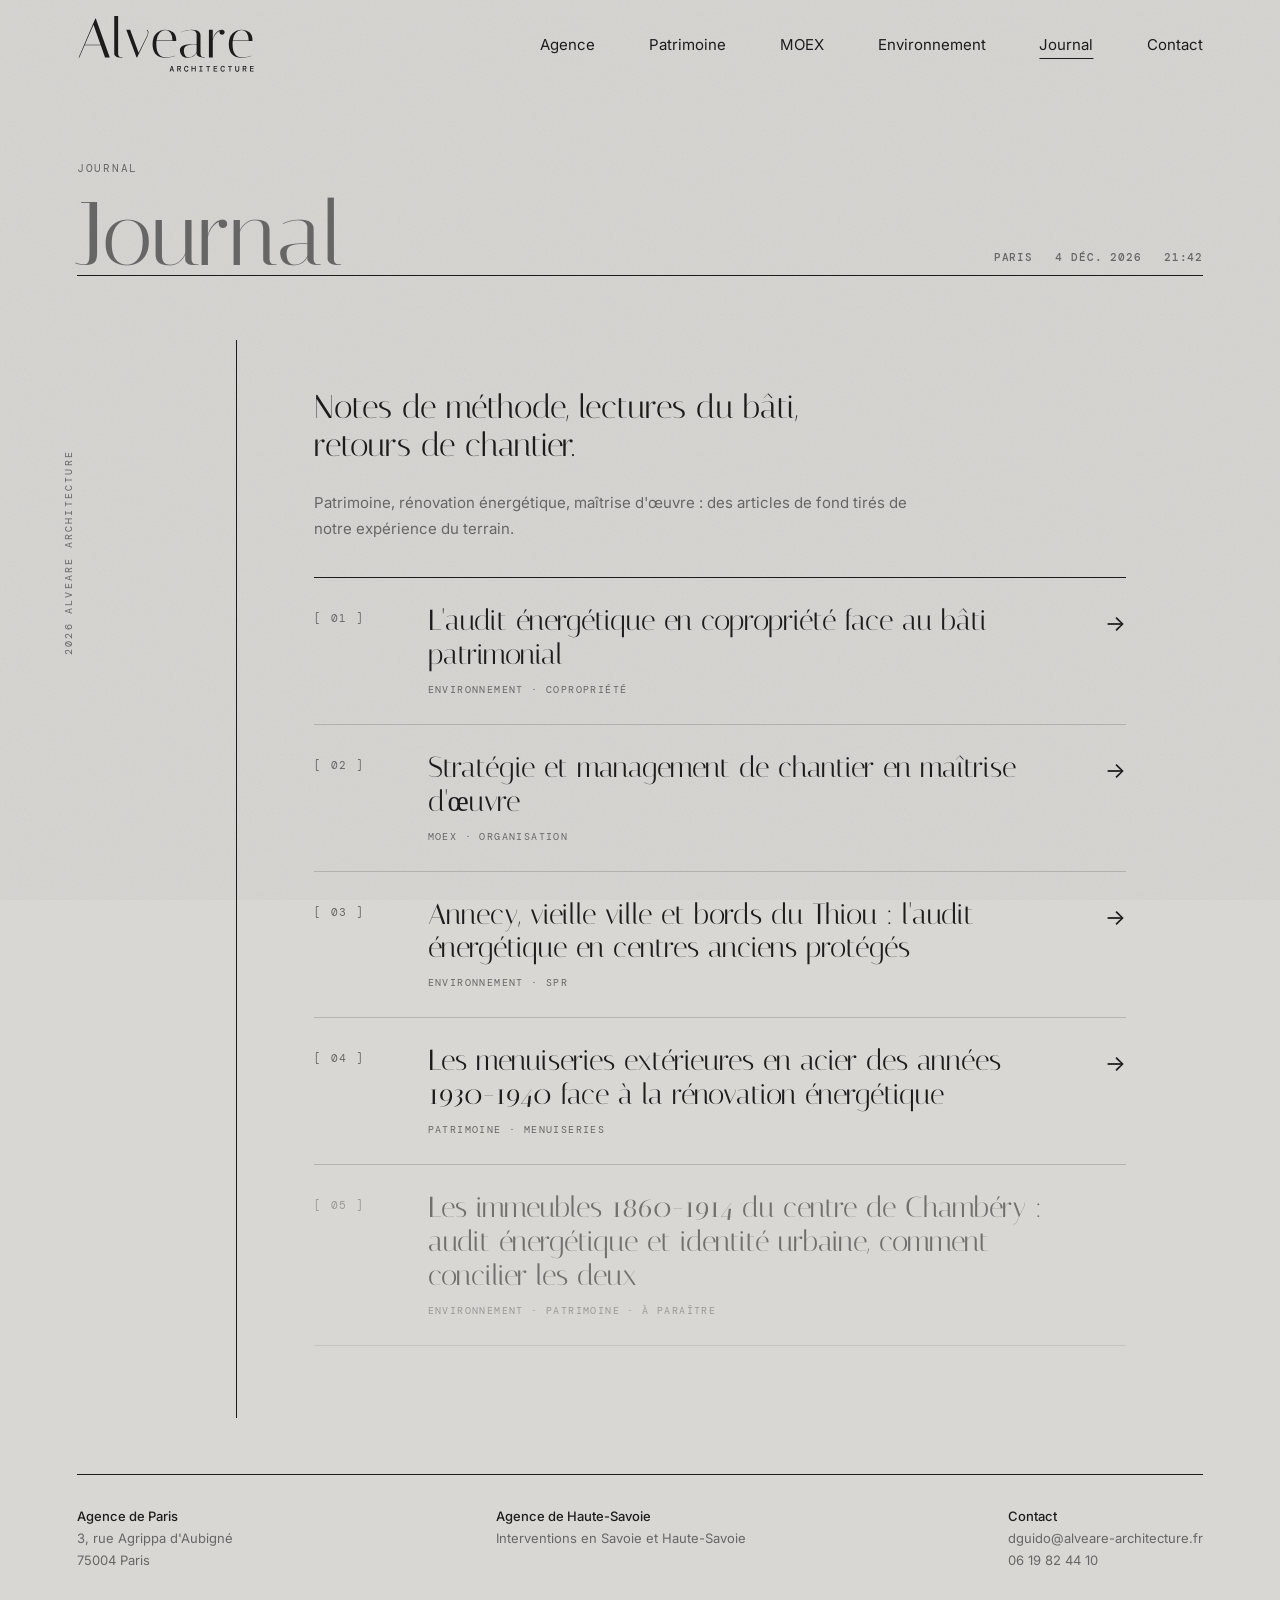
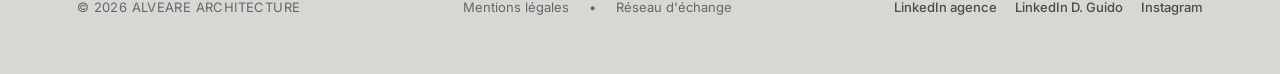
<file: journal.html>
<!DOCTYPE html>
<html lang="fr">
<head>
<meta charset="utf-8">
<meta name="viewport" content="width=device-width, initial-scale=1">
<title>Journal — Alveare Architecture</title>
<meta name="description" content="Articles d'Alveare Architecture sur le patrimoine, l'audit énergétique en copropriété et la maîtrise d'œuvre d'exécution.">
<meta property="og:title" content="Journal — Alveare Architecture">
<meta property="og:description" content="Articles d'Alveare Architecture sur le patrimoine, l'audit énergétique en copropriété et la maîtrise d'œuvre d'exécution.">
<meta property="og:image" content="assets/img/hero.jpg">
<link rel="icon" href="assets/favicon.svg" type="image/svg+xml">
<link rel="preconnect" href="https://fonts.googleapis.com">
<link rel="preconnect" href="https://fonts.gstatic.com" crossorigin>
<link rel="stylesheet" href="style.css">
</head>
<body class="page-sub">
<a class="skip-link" href="#main">Aller au contenu</a>

<header class="site-nav">
  <a class="logo" href="index.html" aria-label="Alveare Architecture, accueil"><svg xmlns="http://www.w3.org/2000/svg" fill="none" viewBox="0 0 482 168" role="img" aria-label="Alveare Architecture"><title>Alveare Architecture</title><path fill="currentColor" d="M6.3 118.0H4.5L49.35 13.0L51.0 12.25L88.8 118.0H76.05L64.35 85.0H20.55ZM44.699999999999996 29.200000000000003 21.15 83.5H63.9ZM118.35 118.0Q105.14999999999999 118.0 101.7 111.1Q100.95 109.6 100.95 108.4V5.650000000000006H111.44999999999999V107.35Q111.44999999999999 111.7 113.17499999999998 114.025Q114.89999999999999 116.35 116.69999999999999 116.5L118.35 116.8H123.0V118.0ZM189.6 43.900000000000006 190.5 43.0Q191.1 43.3 192.075 44.8Q193.05 46.3 193.275 47.5Q193.5 48.7 193.5 49.75Q193.5 53.8 191.7 58.0L162.9 118.0H161.4L133.5 43.0H144.0L166.95 105.1L190.2 58.0Q192.0 54.85 192.0 50.5Q192.0 46.150000000000006 189.6 43.900000000000006ZM214.95 81.4Q214.95 100.0 221.475 108.7Q228.0 117.4 238.65 117.4Q253.65 117.4 265.35 112.9L265.8 113.95Q253.8 118.6 238.72500000000002 118.6Q223.65 118.6 214.2 109.6Q204.75 100.6 204.75 81.85Q204.75 63.1 214.65 52.75Q224.55 42.400000000000006 239.85 42.400000000000006Q252.15 42.400000000000006 260.55 49.75Q268.95 57.1 268.95 71.5Q268.95 72.25 268.95 73.0H215.4Q214.95 77.05000000000001 214.95 81.4ZM215.55 71.80000000000001H258.75Q258.6 57.400000000000006 253.20000000000002 50.50000000000001Q247.8 43.60000000000001 239.25 43.60000000000001Q230.7 43.60000000000001 224.02499999999998 51.10000000000001Q217.35 58.6 215.55 71.80000000000001ZM341.55 118.0Q331.35 118.0 327.6 114.1Q324.15000000000003 110.8 324.15000000000003 108.4V105.25Q316.8 118.6 300.6 118.6Q281.70000000000005 118.6 279.15000000000003 101.5Q278.85 99.7 278.85 97.825Q278.85 95.95 279.45000000000005 93.7Q280.05 91.45 282.90000000000003 88.75Q288.6 83.35 307.95000000000005 82.15Q312.75 81.7 316.8 81.7Q320.85 81.7 324.15000000000003 82.0V57.1Q323.85 56.95 324.15000000000003 55.675000000000004Q324.45000000000005 54.400000000000006 323.625 52.37500000000001Q322.8 50.35000000000001 321.45000000000005 48.400000000000006Q320.1 46.45 316.65000000000003 45.025000000000006Q313.20000000000005 43.60000000000001 307.65000000000003 43.60000000000001Q302.1 43.60000000000001 294.675 45.62500000000001Q287.25 47.650000000000006 283.8 49.60000000000001L283.20000000000005 48.55Q296.55 42.400000000000006 310.35 42.400000000000006Q325.8 42.400000000000006 330.75 47.95Q334.65000000000003 52.3 334.65000000000003 57.1V107.35Q334.65000000000003 111.7 336.375 114.025Q338.1 116.35 339.90000000000003 116.5L341.55 116.8H346.20000000000005V118.0ZM303.0 117.4Q310.95000000000005 117.4 317.32500000000005 111.92500000000001Q323.70000000000005 106.45 324.15000000000003 101.35V83.2Q320.1 82.9 315.975 82.9Q311.85 82.9 307.8 83.35Q296.40000000000003 84.7 292.95000000000005 88.45Q289.5 92.2 289.5 98.8Q289.5 100.0 289.65000000000003 101.5Q291.0 117.4 303.0 117.4ZM386.1 49.45V46.3Q379.35 49.0 373.80000000000007 57.175Q368.25000000000006 65.35 367.95000000000005 72.55000000000001V118.0H357.45000000000005V43.0H367.95000000000005V66.85Q370.35 58.150000000000006 377.1 50.425000000000004Q383.85 42.7 392.40000000000003 42.400000000000006H393.00000000000006Q396.00000000000006 42.400000000000006 398.0250000000001 44.425000000000004Q400.05000000000007 46.45 400.05000000000007 49.45Q400.05000000000007 52.45 398.0250000000001 54.400000000000006Q396.00000000000006 56.35 393.00000000000006 56.35Q390.00000000000006 56.35 388.05000000000007 54.400000000000006Q386.1 52.45 386.1 49.45ZM421.50000000000006 81.4Q421.50000000000006 100.0 428.0250000000001 108.7Q434.55000000000007 117.4 445.20000000000005 117.4Q460.20000000000005 117.4 471.9000000000001 112.9L472.3500000000001 113.95Q460.3500000000001 118.6 445.2750000000001 118.6Q430.20000000000005 118.6 420.75000000000006 109.6Q411.30000000000007 100.6 411.30000000000007 81.85Q411.30000000000007 63.1 421.20000000000005 52.75Q431.1000000000001 42.400000000000006 446.4000000000001 42.400000000000006Q458.70000000000005 42.400000000000006 467.1 49.75Q475.50000000000006 57.1 475.50000000000006 71.5Q475.50000000000006 72.25 475.50000000000006 73.0H421.95000000000005Q421.50000000000006 77.05000000000001 421.50000000000006 81.4ZM422.1000000000001 71.80000000000001H465.30000000000007Q465.1500000000001 57.400000000000006 459.7500000000001 50.50000000000001Q454.3500000000001 43.60000000000001 445.80000000000007 43.60000000000001Q437.25000000000006 43.60000000000001 430.57500000000005 51.10000000000001Q423.9000000000001 58.6 422.1000000000001 71.80000000000001Z"/><g transform="translate(250.3 0)"><path fill="currentColor" d="M0.616 156.0 5.2139999999999995 140.6H7.986L12.584 156.0H10.054L9.02 152.304H4.18L3.146 156.0ZM6.534 143.9 4.707999999999999 150.434H8.491999999999999L6.6659999999999995 143.9ZM21.349999999999998 156.0V140.6H26.387999999999998Q28.192 140.6 29.369 141.216Q30.546 141.832 31.128999999999998 142.877Q31.711999999999996 143.922 31.711999999999996 145.242Q31.711999999999996 146.738 30.952999999999996 147.893Q30.194 149.048 28.631999999999998 149.576L31.866 156.0H29.159999999999997L26.212 149.906H23.682V156.0ZM23.682 147.794H26.256Q27.839999999999996 147.794 28.576999999999998 147.09Q29.314 146.386 29.314 145.242Q29.314 144.076 28.588 143.38299999999998Q27.862 142.69 26.233999999999998 142.69H23.682ZM46.044 156.264Q44.108 156.264 42.754999999999995 155.274Q41.402 154.284 40.687 152.49099999999999Q39.972 150.698 39.972 148.322Q39.972 145.924 40.687 144.131Q41.402 142.338 42.766 141.337Q44.129999999999995 140.336 46.044 140.336Q48.53 140.336 50.004 141.68900000000002Q51.477999999999994 143.042 51.72 145.352H49.146Q48.948 144.142 48.167 143.339Q47.385999999999996 142.536 46.022 142.536Q44.284 142.536 43.316 144.07600000000002Q42.348 145.616 42.348 148.322Q42.348 151.006 43.316 152.535Q44.284 154.064 46.022 154.064Q47.43 154.064 48.178 153.327Q48.926 152.59 49.146 151.38H51.72Q51.367999999999995 153.646 49.937999999999995 154.95499999999998Q48.507999999999996 156.264 46.044 156.264ZM60.001999999999995 156.0V140.6H62.333999999999996V146.98H69.06599999999999V140.6H71.398V156.0H69.06599999999999V149.114H62.333999999999996V156.0ZM80.89 156.0V153.932H84.234V142.668H80.934V140.6H89.866V142.668H86.566V153.932H89.91V156.0ZM103.934 156.0V142.69H99.798V140.6H110.402V142.69H106.266V156.0ZM119.96000000000001 156.0V140.6H129.794V142.69H122.292V147.178H129.13400000000001V149.246H122.292V153.91H129.794V156.0ZM144.544 156.264Q142.608 156.264 141.255 155.274Q139.90200000000002 154.284 139.187 152.49099999999999Q138.472 150.698 138.472 148.322Q138.472 145.924 139.187 144.131Q139.90200000000002 142.338 141.26600000000002 141.337Q142.63 140.336 144.544 140.336Q147.03 140.336 148.50400000000002 141.68900000000002Q149.978 143.042 150.22 145.352H147.64600000000002Q147.448 144.142 146.667 143.339Q145.886 142.536 144.522 142.536Q142.784 142.536 141.816 144.07600000000002Q140.848 145.616 140.848 148.322Q140.848 151.006 141.816 152.535Q142.784 154.064 144.522 154.064Q145.93 154.064 146.678 153.327Q147.42600000000002 152.59 147.64600000000002 151.38H150.22Q149.868 153.646 148.438 154.95499999999998Q147.008 156.264 144.544 156.264ZM163.034 156.0V142.69H158.898V140.6H169.50199999999998V142.69H165.36599999999999V156.0ZM183.856 156.264Q182.29399999999998 156.264 181.07299999999998 155.626Q179.85199999999998 154.988 179.14799999999997 153.679Q178.444 152.37 178.444 150.368V140.6H180.77599999999998V150.5Q180.77599999999998 152.26 181.61199999999997 153.21699999999998Q182.44799999999998 154.174 183.89999999999998 154.174Q185.35199999999998 154.174 186.188 153.21699999999998Q187.02399999999997 152.26 187.02399999999997 150.5V140.6H189.356V150.368Q189.356 152.37 188.63 153.679Q187.904 154.988 186.661 155.626Q185.41799999999998 156.264 183.856 156.264ZM198.64999999999998 156.0V140.6H203.68799999999996Q205.49199999999996 140.6 206.66899999999998 141.216Q207.84599999999998 141.832 208.42899999999997 142.877Q209.01199999999997 143.922 209.01199999999997 145.242Q209.01199999999997 146.738 208.253 147.893Q207.49399999999997 149.048 205.93199999999996 149.576L209.16599999999997 156.0H206.45999999999998L203.51199999999997 149.906H200.98199999999997V156.0ZM200.98199999999997 147.794H203.55599999999998Q205.13999999999996 147.794 205.87699999999995 147.09Q206.61399999999998 146.386 206.61399999999998 145.242Q206.61399999999998 144.076 205.88799999999998 143.38299999999998Q205.16199999999998 142.69 203.53399999999996 142.69H200.98199999999997ZM218.45999999999995 156.0V140.6H228.29399999999995V142.69H220.79199999999997V147.178H227.63399999999996V149.246H220.79199999999997V153.91H228.29399999999995V156.0Z"/></g></svg></a>
  <button class="nav-toggle" aria-expanded="false" aria-controls="nav-links">Menu</button>
  <nav class="nav-links" id="nav-links" aria-label="Navigation principale"><a href="agence.html">Agence</a><a href="patrimoine.html">Patrimoine</a><a href="moex.html">MOEX</a><a href="environnement.html">Environnement</a><a href="journal.html" class="active">Journal</a><a href="contact.html">Contact</a></nav>
</header>
<section class="page-head">
  <div class="page-head-row">
    <div><span class="kicker">Journal</span><h1>Journal</h1></div>
    <div class="page-meta" aria-label="Lieu, date et heure"><span>Paris</span><span data-date>—</span><span data-time>—</span></div>
  </div>
</section>
<main id="main" class="content-wrap">
  <div class="col-bar"><span class="sidebar-brand">2026 Alveare Architecture</span></div>
  <div class="content">
    <p class="lead">Notes de méthode, lectures du bâti, retours de chantier.</p>
    <p>Patrimoine, rénovation énergétique, maîtrise d'œuvre : des articles de fond tirés de notre expérience du terrain.</p>
    <div class="journal-list" style="margin-top:36px"><a class="journal-item reveal" href="journal-audit-energetique-copro-bati-patrimonial.html">
      <span class="num">[ 01 ]</span>
      <div><h3>L'audit énergétique en copropriété face au bâti patrimonial</h3><div class="tags">Environnement · Copropriété</div></div>
      <span class="arrow" aria-hidden="true">→</span>
    </a><a class="journal-item reveal" href="journal-strategie-et-management-de-chantier-en-maitrise-d-oeuvre.html">
      <span class="num">[ 02 ]</span>
      <div><h3>Stratégie et management de chantier en maîtrise d'œuvre</h3><div class="tags">MOEX · Organisation</div></div>
      <span class="arrow" aria-hidden="true">→</span>
    </a><a class="journal-item reveal" href="journal-audit-energetique-secteur-protege.html">
      <span class="num">[ 03 ]</span>
      <div><h3>Annecy, vieille ville et bords du Thiou : l'audit énergétique en centres anciens protégés</h3><div class="tags">Environnement · SPR</div></div>
      <span class="arrow" aria-hidden="true">→</span>
    </a><a class="journal-item reveal" href="journal-menuiseries-acier-30-40.html">
      <span class="num">[ 04 ]</span>
      <div><h3>Les menuiseries extérieures en acier des années 1930-1940 face à la rénovation énergétique</h3><div class="tags">Patrimoine · Menuiseries</div></div>
      <span class="arrow" aria-hidden="true">→</span>
    </a><div class="journal-item reveal is-upcoming" aria-disabled="true">
      <span class="num">[ 05 ]</span>
      <div><h3>Les immeubles 1860-1914 du centre de Chambéry : audit énergétique et identité urbaine, comment concilier les deux</h3><div class="tags">Environnement · Patrimoine · À paraître</div></div>
      <span class="arrow" aria-hidden="true"></span>
    </div></div>
  </div>
</main>

<footer class="site-footer">
  <div class="footer-top-row">
    <div class="block"><strong>Agence de Paris</strong>3, rue Agrippa d'Aubigné<br>75004 Paris</div>
    <div class="block"><strong>Agence de Haute-Savoie</strong>Interventions en Savoie et Haute-Savoie</div>
    <div class="block"><strong>Contact</strong><a href="mailto:dguido@alveare-architecture.fr">dguido@alveare-architecture.fr</a><br><a href="tel:+33619824410">06 19 82 44 10</a></div>
  </div>
  <div class="footer-bottom-row">
    <span class="copyright">© 2026 ALVEARE ARCHITECTURE</span>
    <div class="footer-legal"><a href="mentions-legales.html">Mentions légales</a><span class="dot">•</span><a href="https://www.alveare-architecture.fr/r%C3%A9seau-social" target="_blank" rel="noopener noreferrer">Réseau d'échange</a></div>
    <div class="social-row"><a href="https://www.linkedin.com/company/alvearearchitecture" target="_blank" rel="noopener noreferrer">LinkedIn agence</a><a href="https://www.linkedin.com/in/deborahguido" target="_blank" rel="noopener noreferrer">LinkedIn D. Guido</a><a href="https://www.instagram.com/deborahguido.architecte" target="_blank" rel="noopener noreferrer">Instagram</a></div>
  </div>
</footer>
<script>
(function(){
  var months=['janv.','févr.','mars','avr.','mai','juin','juil.','août','sept.','oct.','nov.','déc.'];
  function tick(){
    var d=new Date();
    var ds=d.getDate()+' '+months[d.getMonth()]+' '+d.getFullYear();
    var ts=String(d.getHours()).padStart(2,'0')+':'+String(d.getMinutes()).padStart(2,'0');
    document.querySelectorAll('[data-date]').forEach(function(e){e.textContent=ds;});
    document.querySelectorAll('[data-time]').forEach(function(e){e.textContent=ts;});
  }
  tick(); setInterval(tick,30000);
  var t=document.querySelector('.nav-toggle'), n=document.getElementById('nav-links');
  if(t&&n){t.addEventListener('click',function(){var o=n.classList.toggle('open');t.setAttribute('aria-expanded',o?'true':'false');t.textContent=o?'Fermer':'Menu';});}
  if('IntersectionObserver' in window){
    var io=new IntersectionObserver(function(es){es.forEach(function(e){if(e.isIntersecting){e.target.classList.add('in');io.unobserve(e.target);}});},{threshold:.12});
    document.querySelectorAll('.reveal').forEach(function(el){io.observe(el);});
  } else { document.querySelectorAll('.reveal').forEach(function(el){el.classList.add('in');}); }
  var f=document.querySelector('form.contact-form');
  if(f){f.addEventListener('submit',function(ev){
    ev.preventDefault();
    var fd=new FormData(f), lines=[], seen={};
    fd.forEach(function(v,k){ if(!v) return; if(seen[k]!==undefined){lines[seen[k]]+=', '+v;} else {seen[k]=lines.length; lines.push(k+' : '+v);} });
    var body=encodeURIComponent(lines.join('\n'));
    window.location.href='mailto:dguido@alveare-architecture.fr?subject='+encodeURIComponent('Demande via alveare-architecture.fr')+'&body='+body;
  });}
})();
</script>
</body>
</html>
</file>
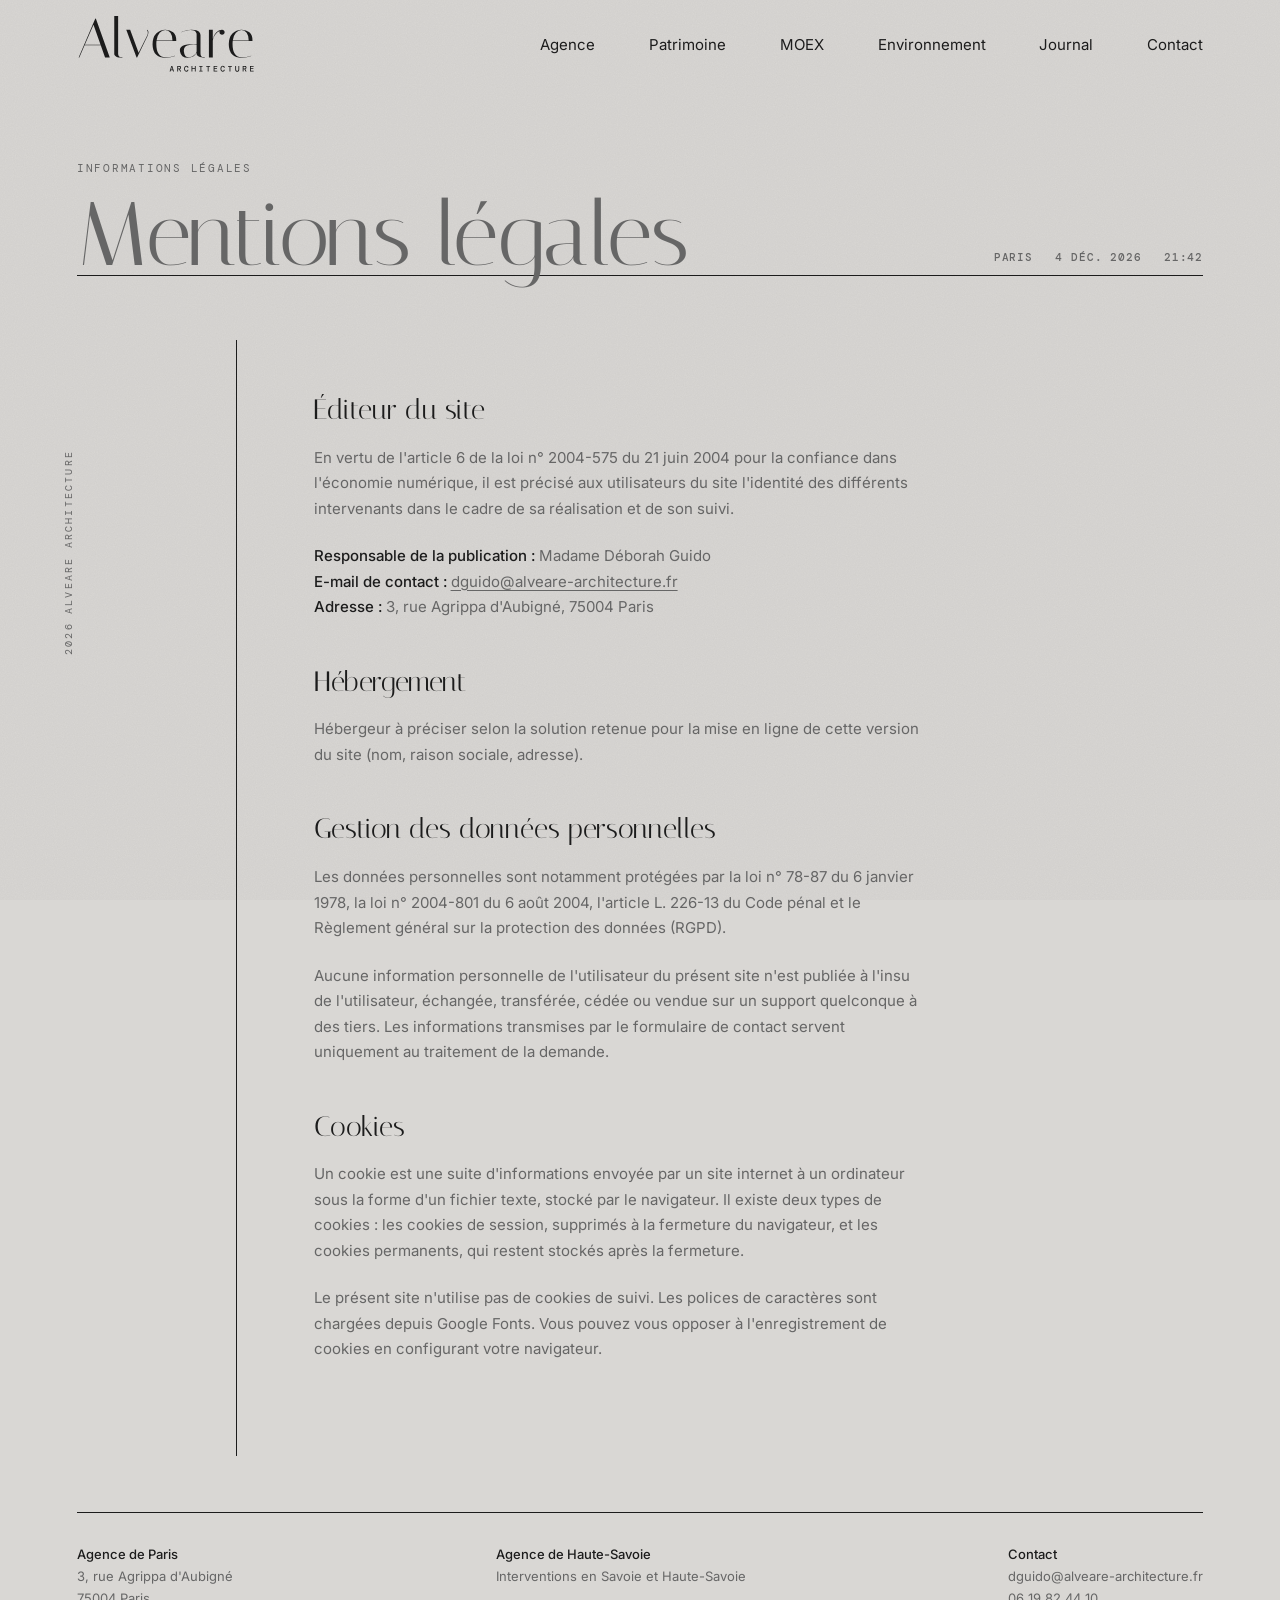
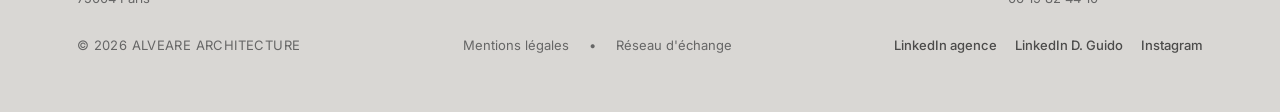
<file: mentions-legales.html>
<!DOCTYPE html>
<html lang="fr">
<head>
<meta charset="utf-8">
<meta name="viewport" content="width=device-width, initial-scale=1">
<title>Mentions légales — Alveare Architecture</title>
<meta name="description" content="Mentions légales du site Alveare Architecture : éditeur, hébergement, données personnelles et cookies.">
<meta property="og:title" content="Mentions légales — Alveare Architecture">
<meta property="og:description" content="Mentions légales du site Alveare Architecture : éditeur, hébergement, données personnelles et cookies.">
<meta property="og:image" content="assets/img/hero.jpg">
<link rel="icon" href="assets/favicon.svg" type="image/svg+xml">
<link rel="preconnect" href="https://fonts.googleapis.com">
<link rel="preconnect" href="https://fonts.gstatic.com" crossorigin>
<link rel="stylesheet" href="style.css">
</head>
<body class="page-sub">
<a class="skip-link" href="#main">Aller au contenu</a>

<header class="site-nav">
  <a class="logo" href="index.html" aria-label="Alveare Architecture, accueil"><svg xmlns="http://www.w3.org/2000/svg" fill="none" viewBox="0 0 482 168" role="img" aria-label="Alveare Architecture"><title>Alveare Architecture</title><path fill="currentColor" d="M6.3 118.0H4.5L49.35 13.0L51.0 12.25L88.8 118.0H76.05L64.35 85.0H20.55ZM44.699999999999996 29.200000000000003 21.15 83.5H63.9ZM118.35 118.0Q105.14999999999999 118.0 101.7 111.1Q100.95 109.6 100.95 108.4V5.650000000000006H111.44999999999999V107.35Q111.44999999999999 111.7 113.17499999999998 114.025Q114.89999999999999 116.35 116.69999999999999 116.5L118.35 116.8H123.0V118.0ZM189.6 43.900000000000006 190.5 43.0Q191.1 43.3 192.075 44.8Q193.05 46.3 193.275 47.5Q193.5 48.7 193.5 49.75Q193.5 53.8 191.7 58.0L162.9 118.0H161.4L133.5 43.0H144.0L166.95 105.1L190.2 58.0Q192.0 54.85 192.0 50.5Q192.0 46.150000000000006 189.6 43.900000000000006ZM214.95 81.4Q214.95 100.0 221.475 108.7Q228.0 117.4 238.65 117.4Q253.65 117.4 265.35 112.9L265.8 113.95Q253.8 118.6 238.72500000000002 118.6Q223.65 118.6 214.2 109.6Q204.75 100.6 204.75 81.85Q204.75 63.1 214.65 52.75Q224.55 42.400000000000006 239.85 42.400000000000006Q252.15 42.400000000000006 260.55 49.75Q268.95 57.1 268.95 71.5Q268.95 72.25 268.95 73.0H215.4Q214.95 77.05000000000001 214.95 81.4ZM215.55 71.80000000000001H258.75Q258.6 57.400000000000006 253.20000000000002 50.50000000000001Q247.8 43.60000000000001 239.25 43.60000000000001Q230.7 43.60000000000001 224.02499999999998 51.10000000000001Q217.35 58.6 215.55 71.80000000000001ZM341.55 118.0Q331.35 118.0 327.6 114.1Q324.15000000000003 110.8 324.15000000000003 108.4V105.25Q316.8 118.6 300.6 118.6Q281.70000000000005 118.6 279.15000000000003 101.5Q278.85 99.7 278.85 97.825Q278.85 95.95 279.45000000000005 93.7Q280.05 91.45 282.90000000000003 88.75Q288.6 83.35 307.95000000000005 82.15Q312.75 81.7 316.8 81.7Q320.85 81.7 324.15000000000003 82.0V57.1Q323.85 56.95 324.15000000000003 55.675000000000004Q324.45000000000005 54.400000000000006 323.625 52.37500000000001Q322.8 50.35000000000001 321.45000000000005 48.400000000000006Q320.1 46.45 316.65000000000003 45.025000000000006Q313.20000000000005 43.60000000000001 307.65000000000003 43.60000000000001Q302.1 43.60000000000001 294.675 45.62500000000001Q287.25 47.650000000000006 283.8 49.60000000000001L283.20000000000005 48.55Q296.55 42.400000000000006 310.35 42.400000000000006Q325.8 42.400000000000006 330.75 47.95Q334.65000000000003 52.3 334.65000000000003 57.1V107.35Q334.65000000000003 111.7 336.375 114.025Q338.1 116.35 339.90000000000003 116.5L341.55 116.8H346.20000000000005V118.0ZM303.0 117.4Q310.95000000000005 117.4 317.32500000000005 111.92500000000001Q323.70000000000005 106.45 324.15000000000003 101.35V83.2Q320.1 82.9 315.975 82.9Q311.85 82.9 307.8 83.35Q296.40000000000003 84.7 292.95000000000005 88.45Q289.5 92.2 289.5 98.8Q289.5 100.0 289.65000000000003 101.5Q291.0 117.4 303.0 117.4ZM386.1 49.45V46.3Q379.35 49.0 373.80000000000007 57.175Q368.25000000000006 65.35 367.95000000000005 72.55000000000001V118.0H357.45000000000005V43.0H367.95000000000005V66.85Q370.35 58.150000000000006 377.1 50.425000000000004Q383.85 42.7 392.40000000000003 42.400000000000006H393.00000000000006Q396.00000000000006 42.400000000000006 398.0250000000001 44.425000000000004Q400.05000000000007 46.45 400.05000000000007 49.45Q400.05000000000007 52.45 398.0250000000001 54.400000000000006Q396.00000000000006 56.35 393.00000000000006 56.35Q390.00000000000006 56.35 388.05000000000007 54.400000000000006Q386.1 52.45 386.1 49.45ZM421.50000000000006 81.4Q421.50000000000006 100.0 428.0250000000001 108.7Q434.55000000000007 117.4 445.20000000000005 117.4Q460.20000000000005 117.4 471.9000000000001 112.9L472.3500000000001 113.95Q460.3500000000001 118.6 445.2750000000001 118.6Q430.20000000000005 118.6 420.75000000000006 109.6Q411.30000000000007 100.6 411.30000000000007 81.85Q411.30000000000007 63.1 421.20000000000005 52.75Q431.1000000000001 42.400000000000006 446.4000000000001 42.400000000000006Q458.70000000000005 42.400000000000006 467.1 49.75Q475.50000000000006 57.1 475.50000000000006 71.5Q475.50000000000006 72.25 475.50000000000006 73.0H421.95000000000005Q421.50000000000006 77.05000000000001 421.50000000000006 81.4ZM422.1000000000001 71.80000000000001H465.30000000000007Q465.1500000000001 57.400000000000006 459.7500000000001 50.50000000000001Q454.3500000000001 43.60000000000001 445.80000000000007 43.60000000000001Q437.25000000000006 43.60000000000001 430.57500000000005 51.10000000000001Q423.9000000000001 58.6 422.1000000000001 71.80000000000001Z"/><g transform="translate(250.3 0)"><path fill="currentColor" d="M0.616 156.0 5.2139999999999995 140.6H7.986L12.584 156.0H10.054L9.02 152.304H4.18L3.146 156.0ZM6.534 143.9 4.707999999999999 150.434H8.491999999999999L6.6659999999999995 143.9ZM21.349999999999998 156.0V140.6H26.387999999999998Q28.192 140.6 29.369 141.216Q30.546 141.832 31.128999999999998 142.877Q31.711999999999996 143.922 31.711999999999996 145.242Q31.711999999999996 146.738 30.952999999999996 147.893Q30.194 149.048 28.631999999999998 149.576L31.866 156.0H29.159999999999997L26.212 149.906H23.682V156.0ZM23.682 147.794H26.256Q27.839999999999996 147.794 28.576999999999998 147.09Q29.314 146.386 29.314 145.242Q29.314 144.076 28.588 143.38299999999998Q27.862 142.69 26.233999999999998 142.69H23.682ZM46.044 156.264Q44.108 156.264 42.754999999999995 155.274Q41.402 154.284 40.687 152.49099999999999Q39.972 150.698 39.972 148.322Q39.972 145.924 40.687 144.131Q41.402 142.338 42.766 141.337Q44.129999999999995 140.336 46.044 140.336Q48.53 140.336 50.004 141.68900000000002Q51.477999999999994 143.042 51.72 145.352H49.146Q48.948 144.142 48.167 143.339Q47.385999999999996 142.536 46.022 142.536Q44.284 142.536 43.316 144.07600000000002Q42.348 145.616 42.348 148.322Q42.348 151.006 43.316 152.535Q44.284 154.064 46.022 154.064Q47.43 154.064 48.178 153.327Q48.926 152.59 49.146 151.38H51.72Q51.367999999999995 153.646 49.937999999999995 154.95499999999998Q48.507999999999996 156.264 46.044 156.264ZM60.001999999999995 156.0V140.6H62.333999999999996V146.98H69.06599999999999V140.6H71.398V156.0H69.06599999999999V149.114H62.333999999999996V156.0ZM80.89 156.0V153.932H84.234V142.668H80.934V140.6H89.866V142.668H86.566V153.932H89.91V156.0ZM103.934 156.0V142.69H99.798V140.6H110.402V142.69H106.266V156.0ZM119.96000000000001 156.0V140.6H129.794V142.69H122.292V147.178H129.13400000000001V149.246H122.292V153.91H129.794V156.0ZM144.544 156.264Q142.608 156.264 141.255 155.274Q139.90200000000002 154.284 139.187 152.49099999999999Q138.472 150.698 138.472 148.322Q138.472 145.924 139.187 144.131Q139.90200000000002 142.338 141.26600000000002 141.337Q142.63 140.336 144.544 140.336Q147.03 140.336 148.50400000000002 141.68900000000002Q149.978 143.042 150.22 145.352H147.64600000000002Q147.448 144.142 146.667 143.339Q145.886 142.536 144.522 142.536Q142.784 142.536 141.816 144.07600000000002Q140.848 145.616 140.848 148.322Q140.848 151.006 141.816 152.535Q142.784 154.064 144.522 154.064Q145.93 154.064 146.678 153.327Q147.42600000000002 152.59 147.64600000000002 151.38H150.22Q149.868 153.646 148.438 154.95499999999998Q147.008 156.264 144.544 156.264ZM163.034 156.0V142.69H158.898V140.6H169.50199999999998V142.69H165.36599999999999V156.0ZM183.856 156.264Q182.29399999999998 156.264 181.07299999999998 155.626Q179.85199999999998 154.988 179.14799999999997 153.679Q178.444 152.37 178.444 150.368V140.6H180.77599999999998V150.5Q180.77599999999998 152.26 181.61199999999997 153.21699999999998Q182.44799999999998 154.174 183.89999999999998 154.174Q185.35199999999998 154.174 186.188 153.21699999999998Q187.02399999999997 152.26 187.02399999999997 150.5V140.6H189.356V150.368Q189.356 152.37 188.63 153.679Q187.904 154.988 186.661 155.626Q185.41799999999998 156.264 183.856 156.264ZM198.64999999999998 156.0V140.6H203.68799999999996Q205.49199999999996 140.6 206.66899999999998 141.216Q207.84599999999998 141.832 208.42899999999997 142.877Q209.01199999999997 143.922 209.01199999999997 145.242Q209.01199999999997 146.738 208.253 147.893Q207.49399999999997 149.048 205.93199999999996 149.576L209.16599999999997 156.0H206.45999999999998L203.51199999999997 149.906H200.98199999999997V156.0ZM200.98199999999997 147.794H203.55599999999998Q205.13999999999996 147.794 205.87699999999995 147.09Q206.61399999999998 146.386 206.61399999999998 145.242Q206.61399999999998 144.076 205.88799999999998 143.38299999999998Q205.16199999999998 142.69 203.53399999999996 142.69H200.98199999999997ZM218.45999999999995 156.0V140.6H228.29399999999995V142.69H220.79199999999997V147.178H227.63399999999996V149.246H220.79199999999997V153.91H228.29399999999995V156.0Z"/></g></svg></a>
  <button class="nav-toggle" aria-expanded="false" aria-controls="nav-links">Menu</button>
  <nav class="nav-links" id="nav-links" aria-label="Navigation principale"><a href="agence.html">Agence</a><a href="patrimoine.html">Patrimoine</a><a href="moex.html">MOEX</a><a href="environnement.html">Environnement</a><a href="journal.html">Journal</a><a href="contact.html">Contact</a></nav>
</header>
<section class="page-head">
  <div class="page-head-row">
    <div><span class="kicker">Informations légales</span><h1>Mentions légales</h1></div>
    <div class="page-meta" aria-label="Lieu, date et heure"><span>Paris</span><span data-date>—</span><span data-time>—</span></div>
  </div>
</section>
<main id="main" class="content-wrap">
  <div class="col-bar"><span class="sidebar-brand">2026 Alveare Architecture</span></div>
  <div class="content narrow legal-content">
    <h2>Éditeur du site</h2>
    <p>En vertu de l'article 6 de la loi n° 2004-575 du 21 juin 2004 pour la confiance dans l'économie numérique, il est précisé aux utilisateurs du site l'identité des différents intervenants dans le cadre de sa réalisation et de son suivi.</p>
    <p><strong>Responsable de la publication :</strong> Madame Déborah Guido<br><strong>E-mail de contact :</strong> <a href="mailto:dguido@alveare-architecture.fr">dguido@alveare-architecture.fr</a><br><strong>Adresse :</strong> 3, rue Agrippa d'Aubigné, 75004 Paris</p>

    <h2>Hébergement</h2>
    <p>Hébergeur à préciser selon la solution retenue pour la mise en ligne de cette version du site (nom, raison sociale, adresse).</p>

    <h2>Gestion des données personnelles</h2>
    <p>Les données personnelles sont notamment protégées par la loi n° 78-87 du 6 janvier 1978, la loi n° 2004-801 du 6 août 2004, l'article L. 226-13 du Code pénal et le Règlement général sur la protection des données (RGPD).</p>
    <p>Aucune information personnelle de l'utilisateur du présent site n'est publiée à l'insu de l'utilisateur, échangée, transférée, cédée ou vendue sur un support quelconque à des tiers. Les informations transmises par le formulaire de contact servent uniquement au traitement de la demande.</p>

    <h2>Cookies</h2>
    <p>Un cookie est une suite d'informations envoyée par un site internet à un ordinateur sous la forme d'un fichier texte, stocké par le navigateur. Il existe deux types de cookies : les cookies de session, supprimés à la fermeture du navigateur, et les cookies permanents, qui restent stockés après la fermeture.</p>
    <p>Le présent site n'utilise pas de cookies de suivi. Les polices de caractères sont chargées depuis Google Fonts. Vous pouvez vous opposer à l'enregistrement de cookies en configurant votre navigateur.</p>
  </div>
</main>

<footer class="site-footer">
  <div class="footer-top-row">
    <div class="block"><strong>Agence de Paris</strong>3, rue Agrippa d'Aubigné<br>75004 Paris</div>
    <div class="block"><strong>Agence de Haute-Savoie</strong>Interventions en Savoie et Haute-Savoie</div>
    <div class="block"><strong>Contact</strong><a href="mailto:dguido@alveare-architecture.fr">dguido@alveare-architecture.fr</a><br><a href="tel:+33619824410">06 19 82 44 10</a></div>
  </div>
  <div class="footer-bottom-row">
    <span class="copyright">© 2026 ALVEARE ARCHITECTURE</span>
    <div class="footer-legal"><a href="mentions-legales.html">Mentions légales</a><span class="dot">•</span><a href="https://www.alveare-architecture.fr/r%C3%A9seau-social" target="_blank" rel="noopener noreferrer">Réseau d'échange</a></div>
    <div class="social-row"><a href="https://www.linkedin.com/company/alvearearchitecture" target="_blank" rel="noopener noreferrer">LinkedIn agence</a><a href="https://www.linkedin.com/in/deborahguido" target="_blank" rel="noopener noreferrer">LinkedIn D. Guido</a><a href="https://www.instagram.com/deborahguido.architecte" target="_blank" rel="noopener noreferrer">Instagram</a></div>
  </div>
</footer>
<script>
(function(){
  var months=['janv.','févr.','mars','avr.','mai','juin','juil.','août','sept.','oct.','nov.','déc.'];
  function tick(){
    var d=new Date();
    var ds=d.getDate()+' '+months[d.getMonth()]+' '+d.getFullYear();
    var ts=String(d.getHours()).padStart(2,'0')+':'+String(d.getMinutes()).padStart(2,'0');
    document.querySelectorAll('[data-date]').forEach(function(e){e.textContent=ds;});
    document.querySelectorAll('[data-time]').forEach(function(e){e.textContent=ts;});
  }
  tick(); setInterval(tick,30000);
  var t=document.querySelector('.nav-toggle'), n=document.getElementById('nav-links');
  if(t&&n){t.addEventListener('click',function(){var o=n.classList.toggle('open');t.setAttribute('aria-expanded',o?'true':'false');t.textContent=o?'Fermer':'Menu';});}
  if('IntersectionObserver' in window){
    var io=new IntersectionObserver(function(es){es.forEach(function(e){if(e.isIntersecting){e.target.classList.add('in');io.unobserve(e.target);}});},{threshold:.12});
    document.querySelectorAll('.reveal').forEach(function(el){io.observe(el);});
  } else { document.querySelectorAll('.reveal').forEach(function(el){el.classList.add('in');}); }
  var f=document.querySelector('form.contact-form');
  if(f){f.addEventListener('submit',function(ev){
    ev.preventDefault();
    var fd=new FormData(f), lines=[], seen={};
    fd.forEach(function(v,k){ if(!v) return; if(seen[k]!==undefined){lines[seen[k]]+=', '+v;} else {seen[k]=lines.length; lines.push(k+' : '+v);} });
    var body=encodeURIComponent(lines.join('\n'));
    window.location.href='mailto:dguido@alveare-architecture.fr?subject='+encodeURIComponent('Demande via alveare-architecture.fr')+'&body='+body;
  });}
})();
</script>
</body>
</html>
</file>
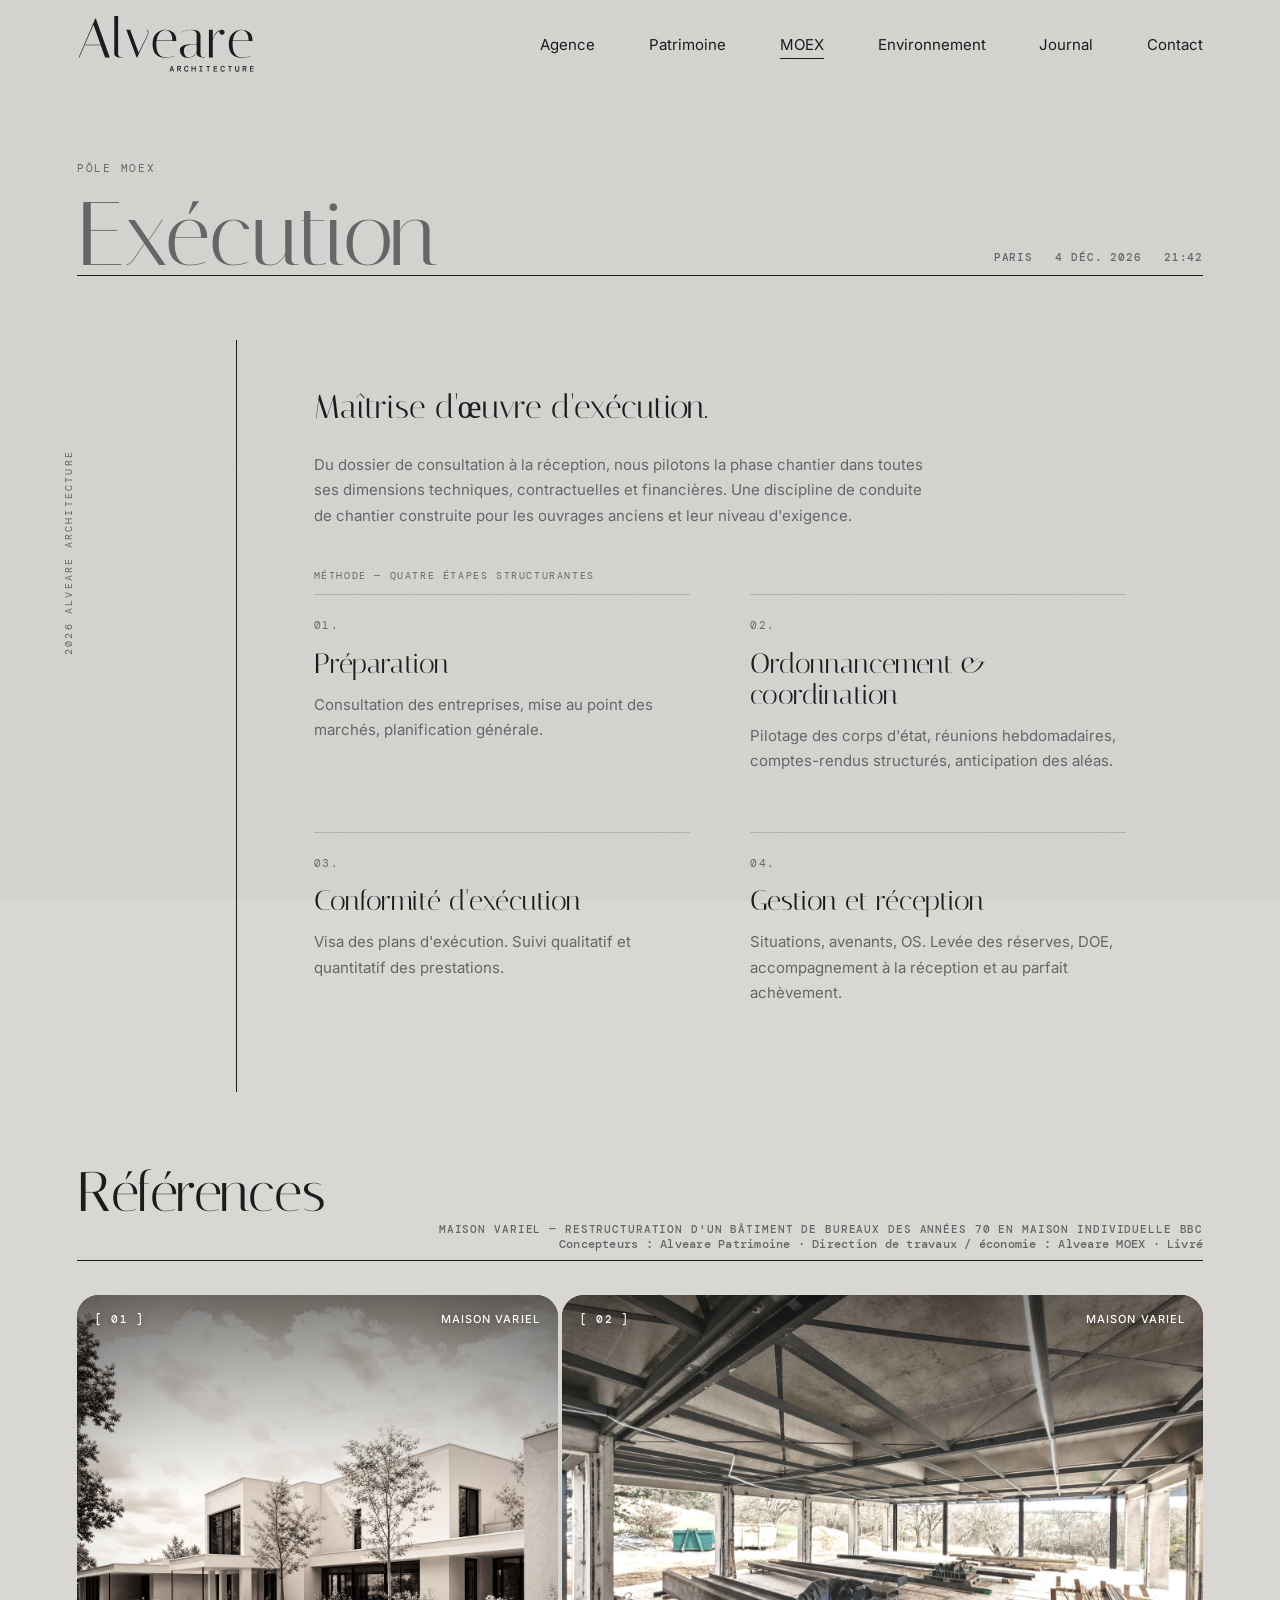
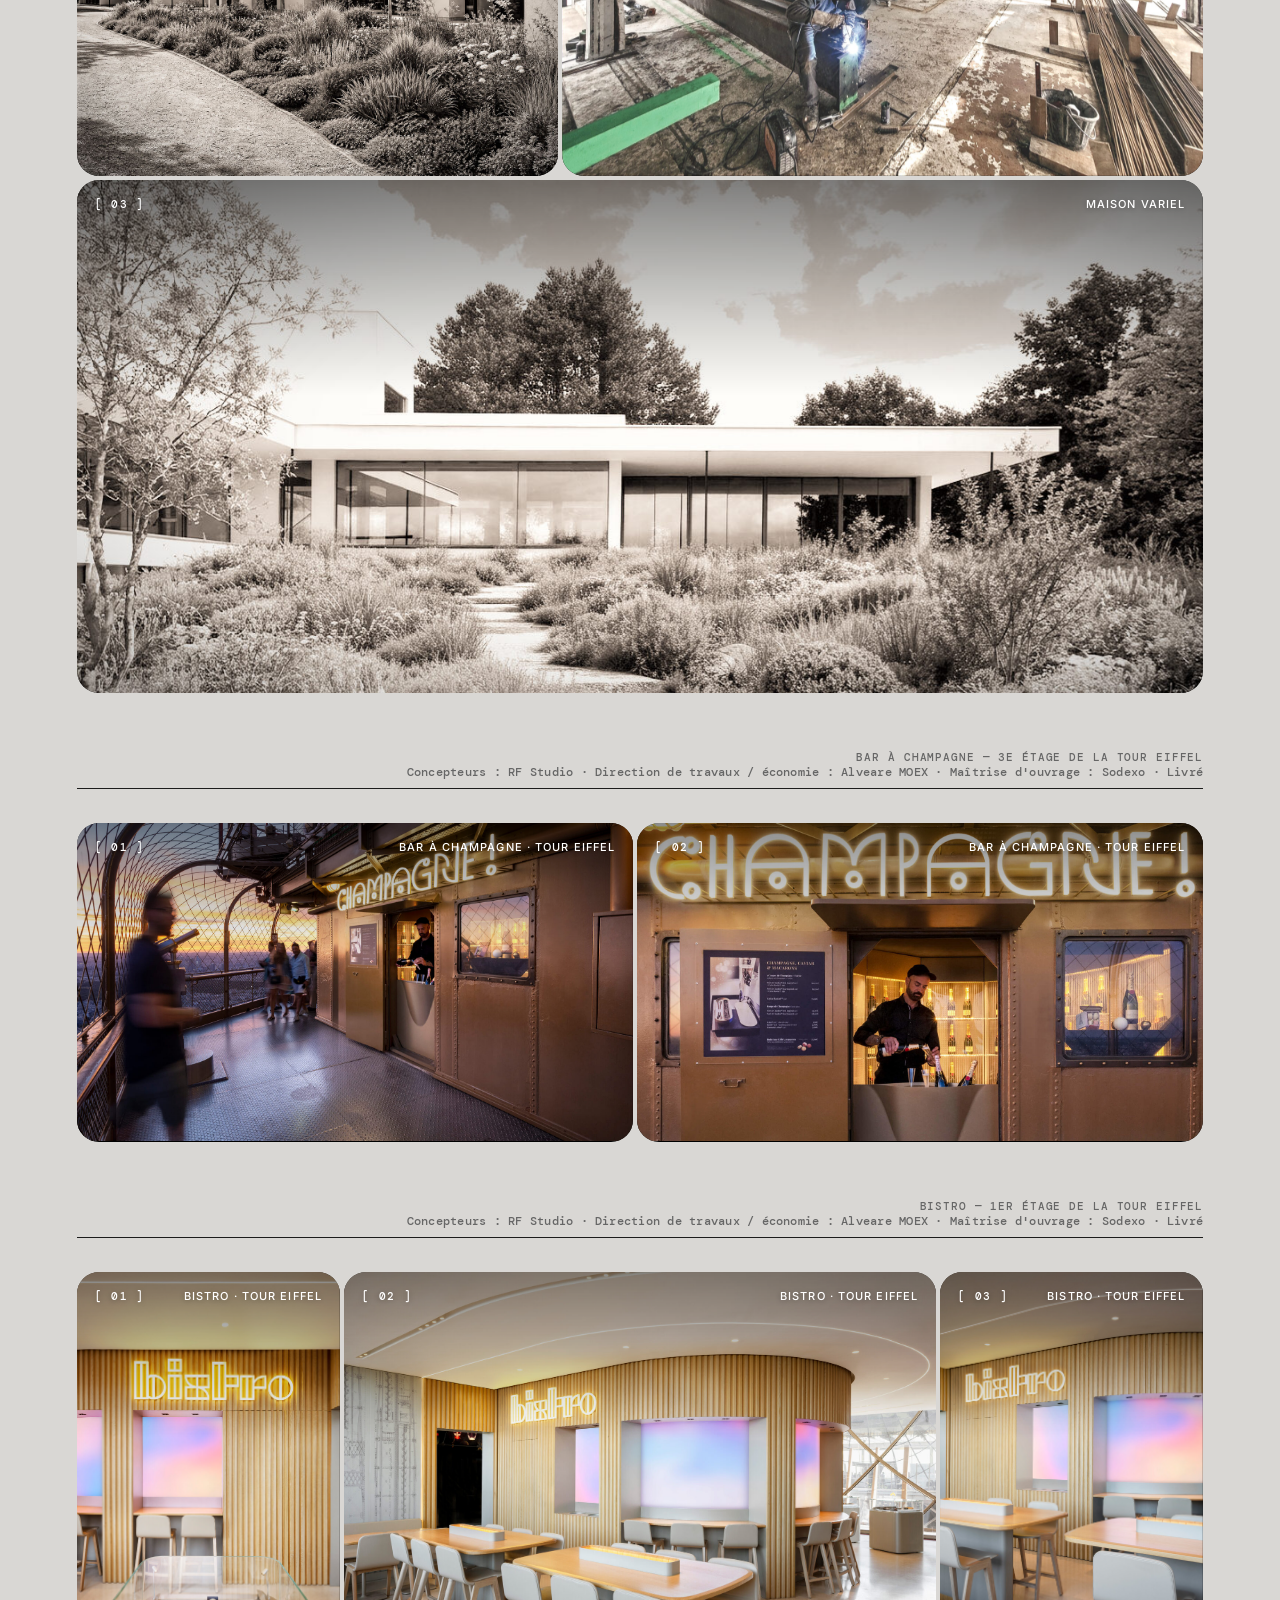
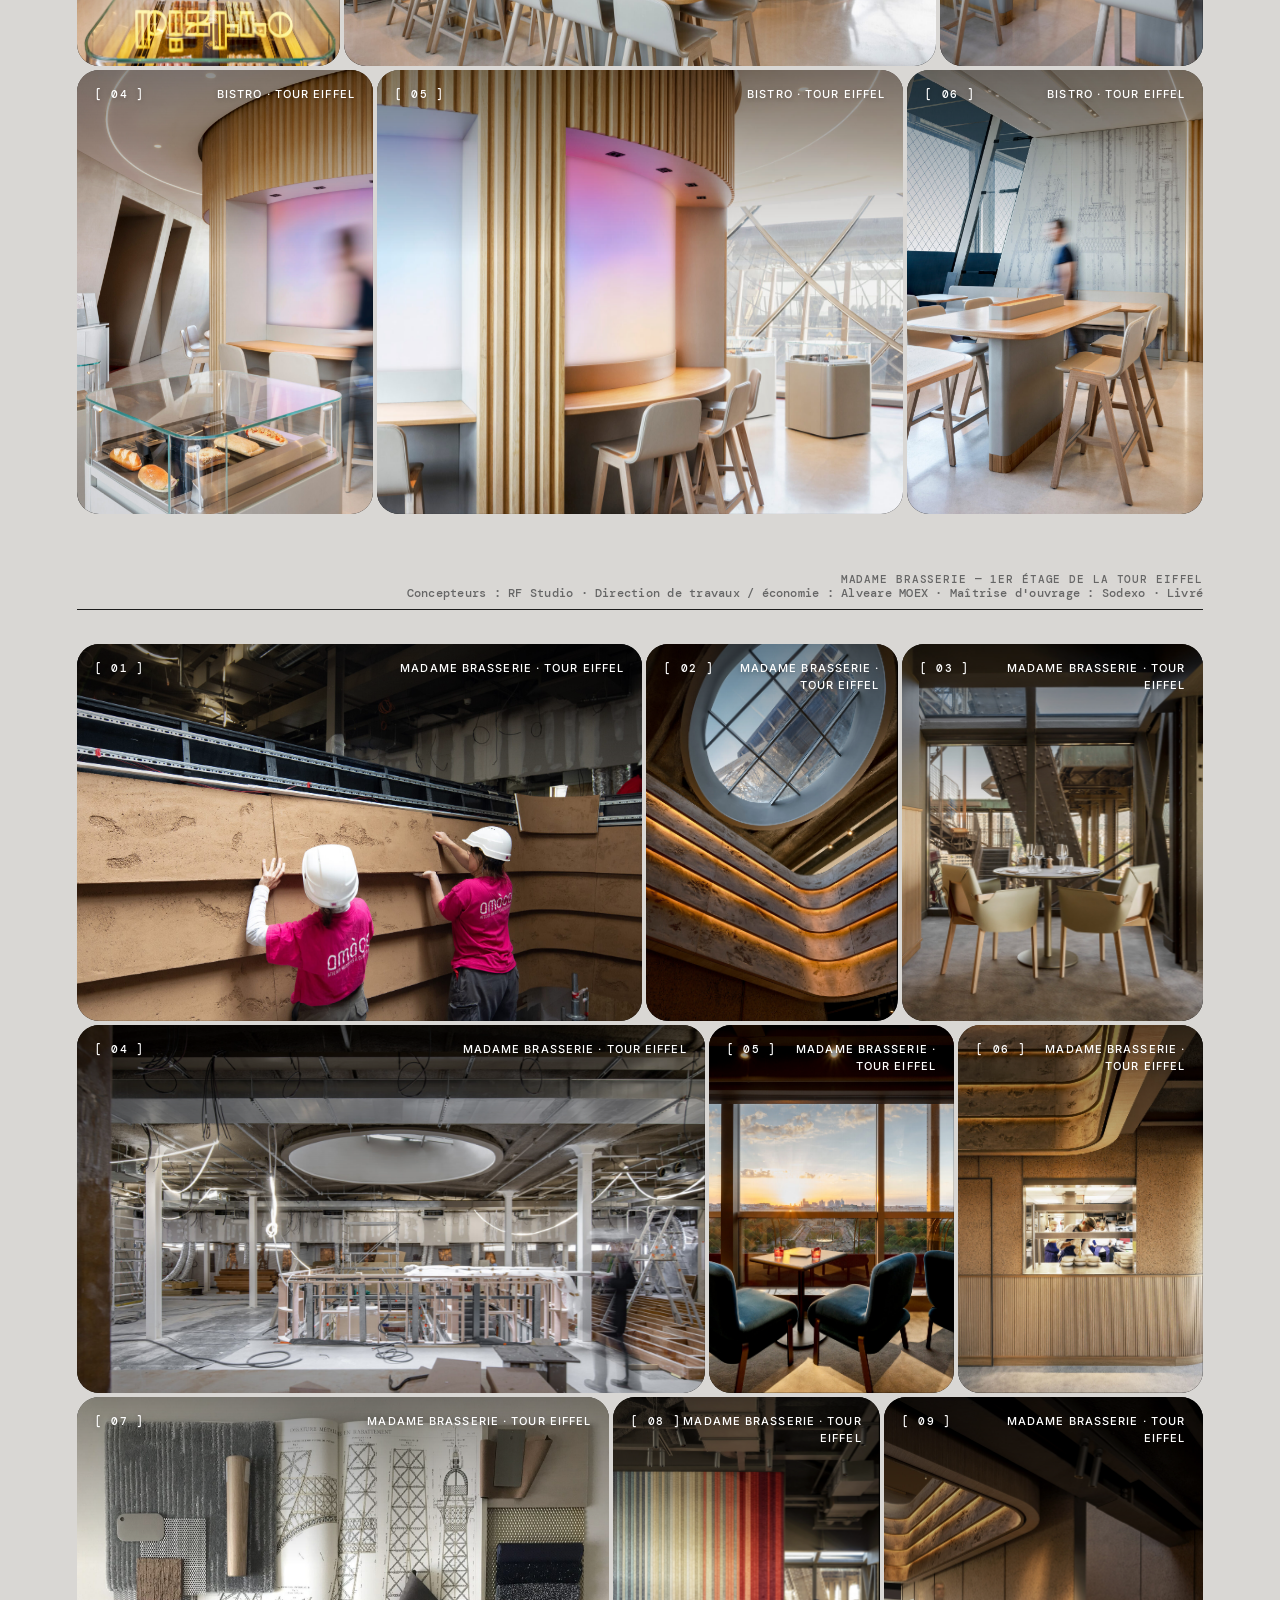
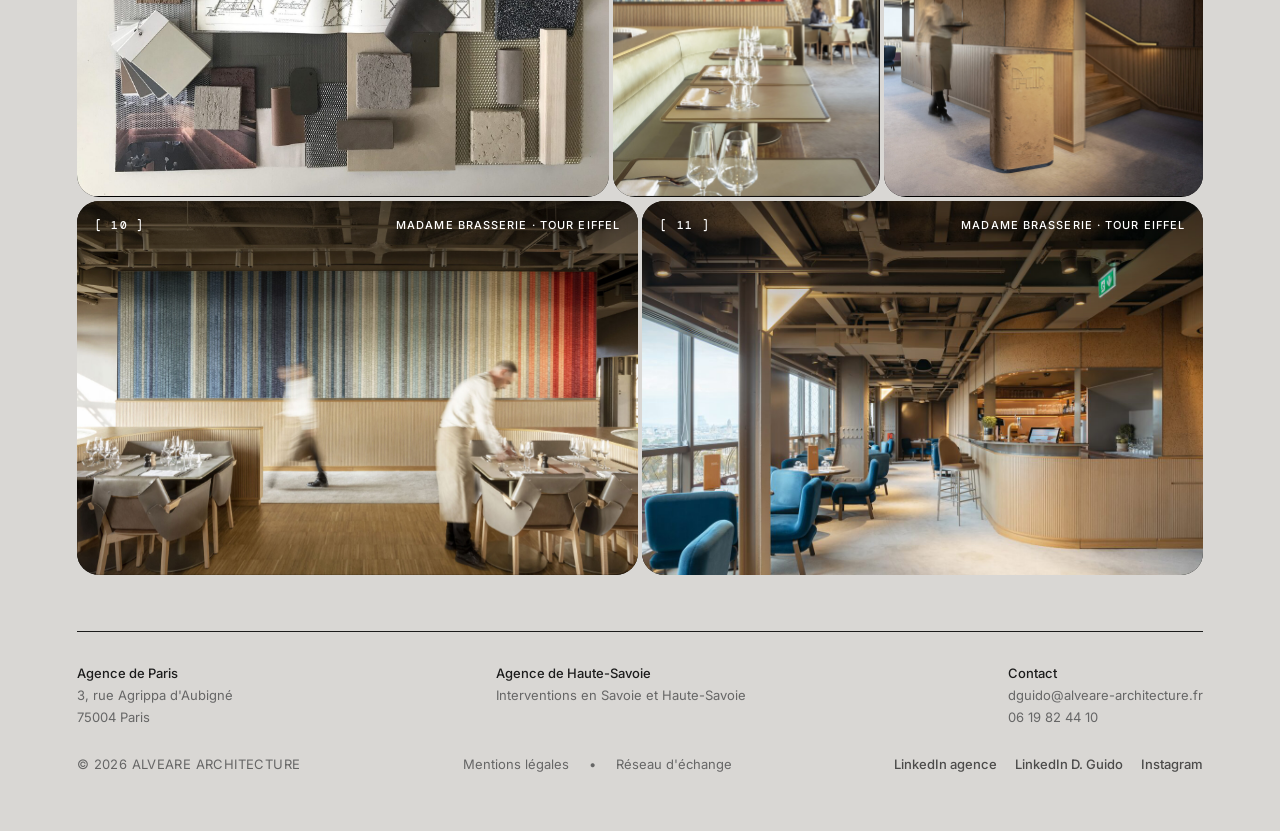
<file: moex.html>
<!DOCTYPE html>
<html lang="fr">
<head>
<meta charset="utf-8">
<meta name="viewport" content="width=device-width, initial-scale=1">
<title>Pôle MOEX — Maîtrise d'œuvre d'exécution — Alveare Architecture</title>
<meta name="description" content="Pilotage de chantier sur bâtiments patrimoniaux à Paris et en Île-de-France : OPC, suivi de chantier, contrôle de conformité, de la consultation à la réception.">
<meta property="og:title" content="Pôle MOEX — Maîtrise d'œuvre d'exécution — Alveare Architecture">
<meta property="og:description" content="Pilotage de chantier sur bâtiments patrimoniaux à Paris et en Île-de-France : OPC, suivi de chantier, contrôle de conformité, de la consultation à la réception.">
<meta property="og:image" content="assets/img/hero.jpg">
<link rel="icon" href="assets/favicon.svg" type="image/svg+xml">
<link rel="preconnect" href="https://fonts.googleapis.com">
<link rel="preconnect" href="https://fonts.gstatic.com" crossorigin>
<link rel="stylesheet" href="style.css">
</head>
<body class="page-sub">
<a class="skip-link" href="#main">Aller au contenu</a>

<header class="site-nav">
  <a class="logo" href="index.html" aria-label="Alveare Architecture, accueil"><svg xmlns="http://www.w3.org/2000/svg" fill="none" viewBox="0 0 482 168" role="img" aria-label="Alveare Architecture"><title>Alveare Architecture</title><path fill="currentColor" d="M6.3 118.0H4.5L49.35 13.0L51.0 12.25L88.8 118.0H76.05L64.35 85.0H20.55ZM44.699999999999996 29.200000000000003 21.15 83.5H63.9ZM118.35 118.0Q105.14999999999999 118.0 101.7 111.1Q100.95 109.6 100.95 108.4V5.650000000000006H111.44999999999999V107.35Q111.44999999999999 111.7 113.17499999999998 114.025Q114.89999999999999 116.35 116.69999999999999 116.5L118.35 116.8H123.0V118.0ZM189.6 43.900000000000006 190.5 43.0Q191.1 43.3 192.075 44.8Q193.05 46.3 193.275 47.5Q193.5 48.7 193.5 49.75Q193.5 53.8 191.7 58.0L162.9 118.0H161.4L133.5 43.0H144.0L166.95 105.1L190.2 58.0Q192.0 54.85 192.0 50.5Q192.0 46.150000000000006 189.6 43.900000000000006ZM214.95 81.4Q214.95 100.0 221.475 108.7Q228.0 117.4 238.65 117.4Q253.65 117.4 265.35 112.9L265.8 113.95Q253.8 118.6 238.72500000000002 118.6Q223.65 118.6 214.2 109.6Q204.75 100.6 204.75 81.85Q204.75 63.1 214.65 52.75Q224.55 42.400000000000006 239.85 42.400000000000006Q252.15 42.400000000000006 260.55 49.75Q268.95 57.1 268.95 71.5Q268.95 72.25 268.95 73.0H215.4Q214.95 77.05000000000001 214.95 81.4ZM215.55 71.80000000000001H258.75Q258.6 57.400000000000006 253.20000000000002 50.50000000000001Q247.8 43.60000000000001 239.25 43.60000000000001Q230.7 43.60000000000001 224.02499999999998 51.10000000000001Q217.35 58.6 215.55 71.80000000000001ZM341.55 118.0Q331.35 118.0 327.6 114.1Q324.15000000000003 110.8 324.15000000000003 108.4V105.25Q316.8 118.6 300.6 118.6Q281.70000000000005 118.6 279.15000000000003 101.5Q278.85 99.7 278.85 97.825Q278.85 95.95 279.45000000000005 93.7Q280.05 91.45 282.90000000000003 88.75Q288.6 83.35 307.95000000000005 82.15Q312.75 81.7 316.8 81.7Q320.85 81.7 324.15000000000003 82.0V57.1Q323.85 56.95 324.15000000000003 55.675000000000004Q324.45000000000005 54.400000000000006 323.625 52.37500000000001Q322.8 50.35000000000001 321.45000000000005 48.400000000000006Q320.1 46.45 316.65000000000003 45.025000000000006Q313.20000000000005 43.60000000000001 307.65000000000003 43.60000000000001Q302.1 43.60000000000001 294.675 45.62500000000001Q287.25 47.650000000000006 283.8 49.60000000000001L283.20000000000005 48.55Q296.55 42.400000000000006 310.35 42.400000000000006Q325.8 42.400000000000006 330.75 47.95Q334.65000000000003 52.3 334.65000000000003 57.1V107.35Q334.65000000000003 111.7 336.375 114.025Q338.1 116.35 339.90000000000003 116.5L341.55 116.8H346.20000000000005V118.0ZM303.0 117.4Q310.95000000000005 117.4 317.32500000000005 111.92500000000001Q323.70000000000005 106.45 324.15000000000003 101.35V83.2Q320.1 82.9 315.975 82.9Q311.85 82.9 307.8 83.35Q296.40000000000003 84.7 292.95000000000005 88.45Q289.5 92.2 289.5 98.8Q289.5 100.0 289.65000000000003 101.5Q291.0 117.4 303.0 117.4ZM386.1 49.45V46.3Q379.35 49.0 373.80000000000007 57.175Q368.25000000000006 65.35 367.95000000000005 72.55000000000001V118.0H357.45000000000005V43.0H367.95000000000005V66.85Q370.35 58.150000000000006 377.1 50.425000000000004Q383.85 42.7 392.40000000000003 42.400000000000006H393.00000000000006Q396.00000000000006 42.400000000000006 398.0250000000001 44.425000000000004Q400.05000000000007 46.45 400.05000000000007 49.45Q400.05000000000007 52.45 398.0250000000001 54.400000000000006Q396.00000000000006 56.35 393.00000000000006 56.35Q390.00000000000006 56.35 388.05000000000007 54.400000000000006Q386.1 52.45 386.1 49.45ZM421.50000000000006 81.4Q421.50000000000006 100.0 428.0250000000001 108.7Q434.55000000000007 117.4 445.20000000000005 117.4Q460.20000000000005 117.4 471.9000000000001 112.9L472.3500000000001 113.95Q460.3500000000001 118.6 445.2750000000001 118.6Q430.20000000000005 118.6 420.75000000000006 109.6Q411.30000000000007 100.6 411.30000000000007 81.85Q411.30000000000007 63.1 421.20000000000005 52.75Q431.1000000000001 42.400000000000006 446.4000000000001 42.400000000000006Q458.70000000000005 42.400000000000006 467.1 49.75Q475.50000000000006 57.1 475.50000000000006 71.5Q475.50000000000006 72.25 475.50000000000006 73.0H421.95000000000005Q421.50000000000006 77.05000000000001 421.50000000000006 81.4ZM422.1000000000001 71.80000000000001H465.30000000000007Q465.1500000000001 57.400000000000006 459.7500000000001 50.50000000000001Q454.3500000000001 43.60000000000001 445.80000000000007 43.60000000000001Q437.25000000000006 43.60000000000001 430.57500000000005 51.10000000000001Q423.9000000000001 58.6 422.1000000000001 71.80000000000001Z"/><g transform="translate(250.3 0)"><path fill="currentColor" d="M0.616 156.0 5.2139999999999995 140.6H7.986L12.584 156.0H10.054L9.02 152.304H4.18L3.146 156.0ZM6.534 143.9 4.707999999999999 150.434H8.491999999999999L6.6659999999999995 143.9ZM21.349999999999998 156.0V140.6H26.387999999999998Q28.192 140.6 29.369 141.216Q30.546 141.832 31.128999999999998 142.877Q31.711999999999996 143.922 31.711999999999996 145.242Q31.711999999999996 146.738 30.952999999999996 147.893Q30.194 149.048 28.631999999999998 149.576L31.866 156.0H29.159999999999997L26.212 149.906H23.682V156.0ZM23.682 147.794H26.256Q27.839999999999996 147.794 28.576999999999998 147.09Q29.314 146.386 29.314 145.242Q29.314 144.076 28.588 143.38299999999998Q27.862 142.69 26.233999999999998 142.69H23.682ZM46.044 156.264Q44.108 156.264 42.754999999999995 155.274Q41.402 154.284 40.687 152.49099999999999Q39.972 150.698 39.972 148.322Q39.972 145.924 40.687 144.131Q41.402 142.338 42.766 141.337Q44.129999999999995 140.336 46.044 140.336Q48.53 140.336 50.004 141.68900000000002Q51.477999999999994 143.042 51.72 145.352H49.146Q48.948 144.142 48.167 143.339Q47.385999999999996 142.536 46.022 142.536Q44.284 142.536 43.316 144.07600000000002Q42.348 145.616 42.348 148.322Q42.348 151.006 43.316 152.535Q44.284 154.064 46.022 154.064Q47.43 154.064 48.178 153.327Q48.926 152.59 49.146 151.38H51.72Q51.367999999999995 153.646 49.937999999999995 154.95499999999998Q48.507999999999996 156.264 46.044 156.264ZM60.001999999999995 156.0V140.6H62.333999999999996V146.98H69.06599999999999V140.6H71.398V156.0H69.06599999999999V149.114H62.333999999999996V156.0ZM80.89 156.0V153.932H84.234V142.668H80.934V140.6H89.866V142.668H86.566V153.932H89.91V156.0ZM103.934 156.0V142.69H99.798V140.6H110.402V142.69H106.266V156.0ZM119.96000000000001 156.0V140.6H129.794V142.69H122.292V147.178H129.13400000000001V149.246H122.292V153.91H129.794V156.0ZM144.544 156.264Q142.608 156.264 141.255 155.274Q139.90200000000002 154.284 139.187 152.49099999999999Q138.472 150.698 138.472 148.322Q138.472 145.924 139.187 144.131Q139.90200000000002 142.338 141.26600000000002 141.337Q142.63 140.336 144.544 140.336Q147.03 140.336 148.50400000000002 141.68900000000002Q149.978 143.042 150.22 145.352H147.64600000000002Q147.448 144.142 146.667 143.339Q145.886 142.536 144.522 142.536Q142.784 142.536 141.816 144.07600000000002Q140.848 145.616 140.848 148.322Q140.848 151.006 141.816 152.535Q142.784 154.064 144.522 154.064Q145.93 154.064 146.678 153.327Q147.42600000000002 152.59 147.64600000000002 151.38H150.22Q149.868 153.646 148.438 154.95499999999998Q147.008 156.264 144.544 156.264ZM163.034 156.0V142.69H158.898V140.6H169.50199999999998V142.69H165.36599999999999V156.0ZM183.856 156.264Q182.29399999999998 156.264 181.07299999999998 155.626Q179.85199999999998 154.988 179.14799999999997 153.679Q178.444 152.37 178.444 150.368V140.6H180.77599999999998V150.5Q180.77599999999998 152.26 181.61199999999997 153.21699999999998Q182.44799999999998 154.174 183.89999999999998 154.174Q185.35199999999998 154.174 186.188 153.21699999999998Q187.02399999999997 152.26 187.02399999999997 150.5V140.6H189.356V150.368Q189.356 152.37 188.63 153.679Q187.904 154.988 186.661 155.626Q185.41799999999998 156.264 183.856 156.264ZM198.64999999999998 156.0V140.6H203.68799999999996Q205.49199999999996 140.6 206.66899999999998 141.216Q207.84599999999998 141.832 208.42899999999997 142.877Q209.01199999999997 143.922 209.01199999999997 145.242Q209.01199999999997 146.738 208.253 147.893Q207.49399999999997 149.048 205.93199999999996 149.576L209.16599999999997 156.0H206.45999999999998L203.51199999999997 149.906H200.98199999999997V156.0ZM200.98199999999997 147.794H203.55599999999998Q205.13999999999996 147.794 205.87699999999995 147.09Q206.61399999999998 146.386 206.61399999999998 145.242Q206.61399999999998 144.076 205.88799999999998 143.38299999999998Q205.16199999999998 142.69 203.53399999999996 142.69H200.98199999999997ZM218.45999999999995 156.0V140.6H228.29399999999995V142.69H220.79199999999997V147.178H227.63399999999996V149.246H220.79199999999997V153.91H228.29399999999995V156.0Z"/></g></svg></a>
  <button class="nav-toggle" aria-expanded="false" aria-controls="nav-links">Menu</button>
  <nav class="nav-links" id="nav-links" aria-label="Navigation principale"><a href="agence.html">Agence</a><a href="patrimoine.html">Patrimoine</a><a href="moex.html" class="active">MOEX</a><a href="environnement.html">Environnement</a><a href="journal.html">Journal</a><a href="contact.html">Contact</a></nav>
</header>
<section class="page-head">
  <div class="page-head-row">
    <div><span class="kicker">Pôle MOEX</span><h1>Exécution</h1></div>
    <div class="page-meta" aria-label="Lieu, date et heure"><span>Paris</span><span data-date>—</span><span data-time>—</span></div>
  </div>
</section>
<main id="main" class="content-wrap">
  <div class="col-bar"><span class="sidebar-brand">2026 Alveare Architecture</span></div>
  <div class="content">
    <p class="lead">Maîtrise d'œuvre d'exécution.</p>
    <p>Du dossier de consultation à la réception, nous pilotons la phase chantier dans toutes ses dimensions techniques, contractuelles et financières. Une discipline de conduite de chantier construite pour les ouvrages anciens et leur niveau d'exigence.</p>
    <span class="label" style="margin-top:40px">Méthode — quatre étapes structurantes</span>
    <div class="two-col">
      <article class="service reveal"><span class="num">01.</span><h3>Préparation</h3><p>Consultation des entreprises, mise au point des marchés, planification générale.</p></article>
      <article class="service reveal"><span class="num">02.</span><h3>Ordonnancement &amp; coordination</h3><p>Pilotage des corps d'état, réunions hebdomadaires, comptes-rendus structurés, anticipation des aléas.</p></article>
      <article class="service reveal"><span class="num">03.</span><h3>Conformité d'exécution</h3><p>Visa des plans d'exécution. Suivi qualitatif et quantitatif des prestations.</p></article>
      <article class="service reveal"><span class="num">04.</span><h3>Gestion et réception</h3><p>Situations, avenants, OS. Levée des réserves, DOE, accompagnement à la réception et au parfait achèvement.</p></article>
    </div>
  </div>
</main>

<section class="section" id="references">
  <div class="section-head reveal">
    <h2>Références</h2>
    <div class="mono section-meta"><span>Maison Variel — Restructuration d'un bâtiment de bureaux des années 70 en maison individuelle BBC</span><span class="meta-line"><span class="nb">Concepteurs : Alveare Patrimoine</span> · <span class="nb">Direction de travaux / économie : Alveare MOEX</span> · <span class="nb">Livré</span></span></div>
  </div>
  <div class="work-rows reveal">
    <div class="work-row">
      <div class="work-tile tile-static" style="--ar:1/1">
  <img src="assets/img/ref-variel.jpg" alt="Maison contemporaine blanche aux larges baies vitrées dans un jardin de graminées" loading="lazy">
  <span class="tile-num">[ 01 ]</span><span class="tile-tags">Maison Variel</span>
</div>
      <div class="work-tile tile-static" style="--ar:4/3">
  <img src="assets/img/ref-variel-3.jpg" alt="Chantier de la Maison Variel : ossature métallique et aciers en attente, soudure en cours" loading="lazy">
  <span class="tile-num">[ 02 ]</span><span class="tile-tags">Maison Variel</span>
</div>
    </div>
    <div class="work-row">
      <div class="work-tile tile-static" style="--ar:1264/576">
  <img src="assets/img/ref-variel-2.jpg" alt="Façade vitrée de la Maison Variel sous un toit-terrasse débordant, jardin de graminées au premier plan" loading="lazy">
  <span class="tile-num">[ 03 ]</span><span class="tile-tags">Maison Variel</span>
</div>
    </div>
  </div>
</section>

<section class="section" id="reference-champagne">
  <div class="section-head section-head-sub reveal">
    <div class="mono section-meta"><span>Bar à champagne — 3e étage de la Tour Eiffel</span><span class="meta-line"><span class="nb">Concepteurs : RF Studio</span> · <span class="nb">Direction de travaux / économie : Alveare MOEX</span> · <span class="nb">Maîtrise d'ouvrage : Sodexo</span> · <span class="nb">Livré</span></span></div>
  </div>
  <div class="work-rows reveal">
    <div class="work-row">
      <div class="work-tile tile-static" style="--ar:1980/1133">
  <img src="assets/img/ref-champagne-1.jpg" alt="Bar à champagne au sommet de la Tour Eiffel, enseigne lumineuse et visiteurs au coucher du soleil" loading="lazy">
  <span class="tile-num">[ 01 ]</span><span class="tile-tags">Bar à champagne · Tour Eiffel</span>
</div>
      <div class="work-tile tile-static" style="--ar:1920/1080">
  <img src="assets/img/ref-champagne-2.jpg" alt="Comptoir du bar à champagne, barman et enseigne « Champagne ! »" loading="lazy">
  <span class="tile-num">[ 02 ]</span><span class="tile-tags">Bar à champagne · Tour Eiffel</span>
</div>
    </div>
  </div>
</section>

<section class="section" id="reference-bistro">
  <div class="section-head section-head-sub reveal">
    <div class="mono section-meta"><span>Bistro — 1er étage de la Tour Eiffel</span><span class="meta-line"><span class="nb">Concepteurs : RF Studio</span> · <span class="nb">Direction de travaux / économie : Alveare MOEX</span> · <span class="nb">Maîtrise d'ouvrage : Sodexo</span> · <span class="nb">Livré</span></span></div>
  </div>
  <div class="work-rows reveal">
    <div class="work-row">
      <div class="work-tile tile-static" style="--ar:1280/1920">
  <img src="assets/img/ref-bistro-1.jpg" alt="Enseigne lumineuse du Bistro et vitrine, lames de bois" loading="lazy">
  <span class="tile-num">[ 01 ]</span><span class="tile-tags">Bistro · Tour Eiffel</span>
</div>
      <div class="work-tile tile-static" style="--ar:1980/1320">
  <img src="assets/img/ref-bistro-2.jpg" alt="Salle du Bistro au premier étage de la Tour Eiffel, tables hautes et panneaux lumineux" loading="lazy">
  <span class="tile-num">[ 02 ]</span><span class="tile-tags">Bistro · Tour Eiffel</span>
</div>
      <div class="work-tile tile-static" style="--ar:1280/1920">
  <img src="assets/img/ref-bistro-3.jpg" alt="Tables du Bistro devant le panneau lumineux dégradé" loading="lazy">
  <span class="tile-num">[ 03 ]</span><span class="tile-tags">Bistro · Tour Eiffel</span>
</div>
    </div>
    <div class="work-row">
      <div class="work-tile tile-static" style="--ar:1280/1920">
  <img src="assets/img/ref-bistro-5.jpg" alt="Vitrine réfrigérée et comptoir du Bistro" loading="lazy">
  <span class="tile-num">[ 04 ]</span><span class="tile-tags">Bistro · Tour Eiffel</span>
</div>
      <div class="work-tile tile-static" style="--ar:1280/1080">
  <img src="assets/img/ref-bistro-4.jpg" alt="Volume courbe en lames de bois et vue sur la structure de la Tour" loading="lazy">
  <span class="tile-num">[ 05 ]</span><span class="tile-tags">Bistro · Tour Eiffel</span>
</div>
      <div class="work-tile tile-static" style="--ar:1280/1920">
  <img src="assets/img/ref-bistro-6.jpg" alt="Table haute du Bistro devant la paroi décorée et la structure métallique" loading="lazy">
  <span class="tile-num">[ 06 ]</span><span class="tile-tags">Bistro · Tour Eiffel</span>
</div>
    </div>
  </div>
</section>

<section class="section" id="reference-brasserie">
  <div class="section-head section-head-sub reveal">
    <div class="mono section-meta"><span>Madame Brasserie — 1er étage de la Tour Eiffel</span><span class="meta-line"><span class="nb">Concepteurs : RF Studio</span> · <span class="nb">Direction de travaux / économie : Alveare MOEX</span> · <span class="nb">Maîtrise d'ouvrage : Sodexo</span> · <span class="nb">Livré</span></span></div>
  </div>
  <div class="work-rows reveal">
    <div class="work-row">
      <div class="work-tile tile-static" style="--ar:1920/1280">
  <img src="assets/img/ref-brasserie-01.jpg" alt="Pose des panneaux acoustiques par deux compagnons sur le chantier de Madame Brasserie" loading="lazy">
  <span class="tile-num">[ 01 ]</span><span class="tile-tags">Madame Brasserie · Tour Eiffel</span>
</div>
      <div class="work-tile tile-static" style="--ar:1280/1920">
  <img src="assets/img/ref-brasserie-05.jpg" alt="Oculus et corniche lumineuse de Madame Brasserie" loading="lazy">
  <span class="tile-num">[ 02 ]</span><span class="tile-tags">Madame Brasserie · Tour Eiffel</span>
</div>
      <div class="work-tile tile-static" style="--ar:1280/1600">
  <img src="assets/img/ref-brasserie-06.jpg" alt="Table dressée devant la structure de la Tour Eiffel" loading="lazy">
  <span class="tile-num">[ 03 ]</span><span class="tile-tags">Madame Brasserie · Tour Eiffel</span>
</div>
    </div>
    <div class="work-row">
      <div class="work-tile tile-static" style="--ar:1920/1125">
  <img src="assets/img/ref-brasserie-04.jpg" alt="Chantier de Madame Brasserie : oculus, réseaux et plafonds en attente" loading="lazy">
  <span class="tile-num">[ 04 ]</span><span class="tile-tags">Madame Brasserie · Tour Eiffel</span>
</div>
      <div class="work-tile tile-static" style="--ar:1280/1920">
  <img src="assets/img/ref-brasserie-07.jpg" alt="Table en fenêtre, fauteuils bleus et vue sur Paris au coucher du soleil" loading="lazy">
  <span class="tile-num">[ 05 ]</span><span class="tile-tags">Madame Brasserie · Tour Eiffel</span>
</div>
      <div class="work-tile tile-static" style="--ar:1280/1920">
  <img src="assets/img/ref-brasserie-08.jpg" alt="Passe-plat de la cuisine ouverte, parois en lames de bois" loading="lazy">
  <span class="tile-num">[ 06 ]</span><span class="tile-tags">Madame Brasserie · Tour Eiffel</span>
</div>
    </div>
    <div class="work-row">
      <div class="work-tile tile-static" style="--ar:1920/1440">
  <img src="assets/img/ref-brasserie-03.jpg" alt="Planche de matériaux et échantillons de Madame Brasserie" loading="lazy">
  <span class="tile-num">[ 07 ]</span><span class="tile-tags">Madame Brasserie · Tour Eiffel</span>
</div>
      <div class="work-tile tile-static" style="--ar:1280/1920">
  <img src="assets/img/ref-brasserie-09.jpg" alt="Banquette et tapisserie rayée de Madame Brasserie" loading="lazy">
  <span class="tile-num">[ 08 ]</span><span class="tile-tags">Madame Brasserie · Tour Eiffel</span>
</div>
      <div class="work-tile tile-static" style="--ar:1536/1920">
  <img src="assets/img/ref-brasserie-11.jpg" alt="Escalier et desk d'accueil de Madame Brasserie" loading="lazy">
  <span class="tile-num">[ 09 ]</span><span class="tile-tags">Madame Brasserie · Tour Eiffel</span>
</div>
    </div>
    <div class="work-row">
      <div class="work-tile tile-static" style="--ar:1920/1280">
  <img src="assets/img/ref-brasserie-10.jpg" alt="Salle de Madame Brasserie, tapisserie rayée et service en cours" loading="lazy">
  <span class="tile-num">[ 10 ]</span><span class="tile-tags">Madame Brasserie · Tour Eiffel</span>
</div>
      <div class="work-tile tile-static" style="--ar:1200/800">
  <img src="assets/img/ref-brasserie-02.jpg" alt="Salle de Madame Brasserie, fauteuils bleus et vue sur Paris" loading="lazy">
  <span class="tile-num">[ 11 ]</span><span class="tile-tags">Madame Brasserie · Tour Eiffel</span>
</div>
    </div>
  </div>
</section>

<footer class="site-footer">
  <div class="footer-top-row">
    <div class="block"><strong>Agence de Paris</strong>3, rue Agrippa d'Aubigné<br>75004 Paris</div>
    <div class="block"><strong>Agence de Haute-Savoie</strong>Interventions en Savoie et Haute-Savoie</div>
    <div class="block"><strong>Contact</strong><a href="mailto:dguido@alveare-architecture.fr">dguido@alveare-architecture.fr</a><br><a href="tel:+33619824410">06 19 82 44 10</a></div>
  </div>
  <div class="footer-bottom-row">
    <span class="copyright">© 2026 ALVEARE ARCHITECTURE</span>
    <div class="footer-legal"><a href="mentions-legales.html">Mentions légales</a><span class="dot">•</span><a href="https://www.alveare-architecture.fr/r%C3%A9seau-social" target="_blank" rel="noopener noreferrer">Réseau d'échange</a></div>
    <div class="social-row"><a href="https://www.linkedin.com/company/alvearearchitecture" target="_blank" rel="noopener noreferrer">LinkedIn agence</a><a href="https://www.linkedin.com/in/deborahguido" target="_blank" rel="noopener noreferrer">LinkedIn D. Guido</a><a href="https://www.instagram.com/deborahguido.architecte" target="_blank" rel="noopener noreferrer">Instagram</a></div>
  </div>
</footer>
<script>
(function(){
  var months=['janv.','févr.','mars','avr.','mai','juin','juil.','août','sept.','oct.','nov.','déc.'];
  function tick(){
    var d=new Date();
    var ds=d.getDate()+' '+months[d.getMonth()]+' '+d.getFullYear();
    var ts=String(d.getHours()).padStart(2,'0')+':'+String(d.getMinutes()).padStart(2,'0');
    document.querySelectorAll('[data-date]').forEach(function(e){e.textContent=ds;});
    document.querySelectorAll('[data-time]').forEach(function(e){e.textContent=ts;});
  }
  tick(); setInterval(tick,30000);
  var t=document.querySelector('.nav-toggle'), n=document.getElementById('nav-links');
  if(t&&n){t.addEventListener('click',function(){var o=n.classList.toggle('open');t.setAttribute('aria-expanded',o?'true':'false');t.textContent=o?'Fermer':'Menu';});}
  if('IntersectionObserver' in window){
    var io=new IntersectionObserver(function(es){es.forEach(function(e){if(e.isIntersecting){e.target.classList.add('in');io.unobserve(e.target);}});},{threshold:.12});
    document.querySelectorAll('.reveal').forEach(function(el){io.observe(el);});
  } else { document.querySelectorAll('.reveal').forEach(function(el){el.classList.add('in');}); }
  var f=document.querySelector('form.contact-form');
  if(f){f.addEventListener('submit',function(ev){
    ev.preventDefault();
    var fd=new FormData(f), lines=[], seen={};
    fd.forEach(function(v,k){ if(!v) return; if(seen[k]!==undefined){lines[seen[k]]+=', '+v;} else {seen[k]=lines.length; lines.push(k+' : '+v);} });
    var body=encodeURIComponent(lines.join('\n'));
    window.location.href='mailto:dguido@alveare-architecture.fr?subject='+encodeURIComponent('Demande via alveare-architecture.fr')+'&body='+body;
  });}
})();
</script>
</body>
</html>
</file>
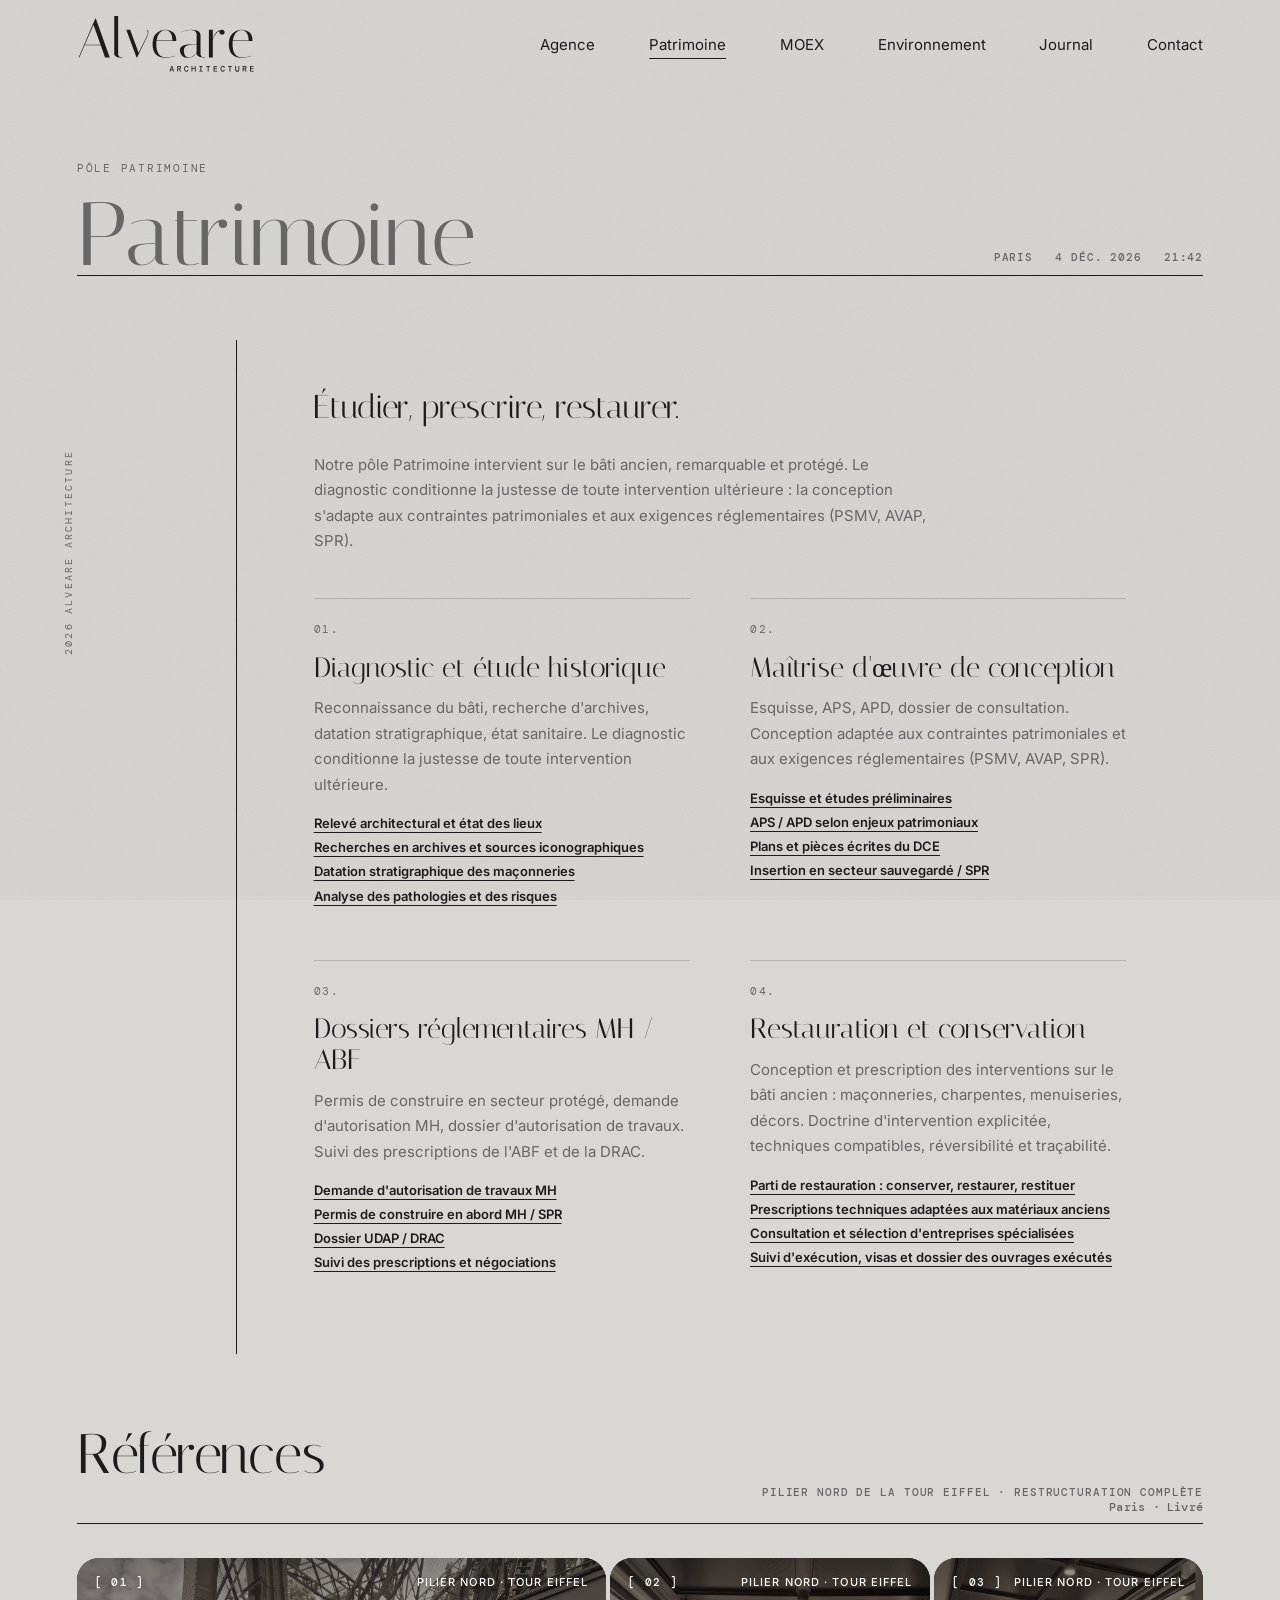
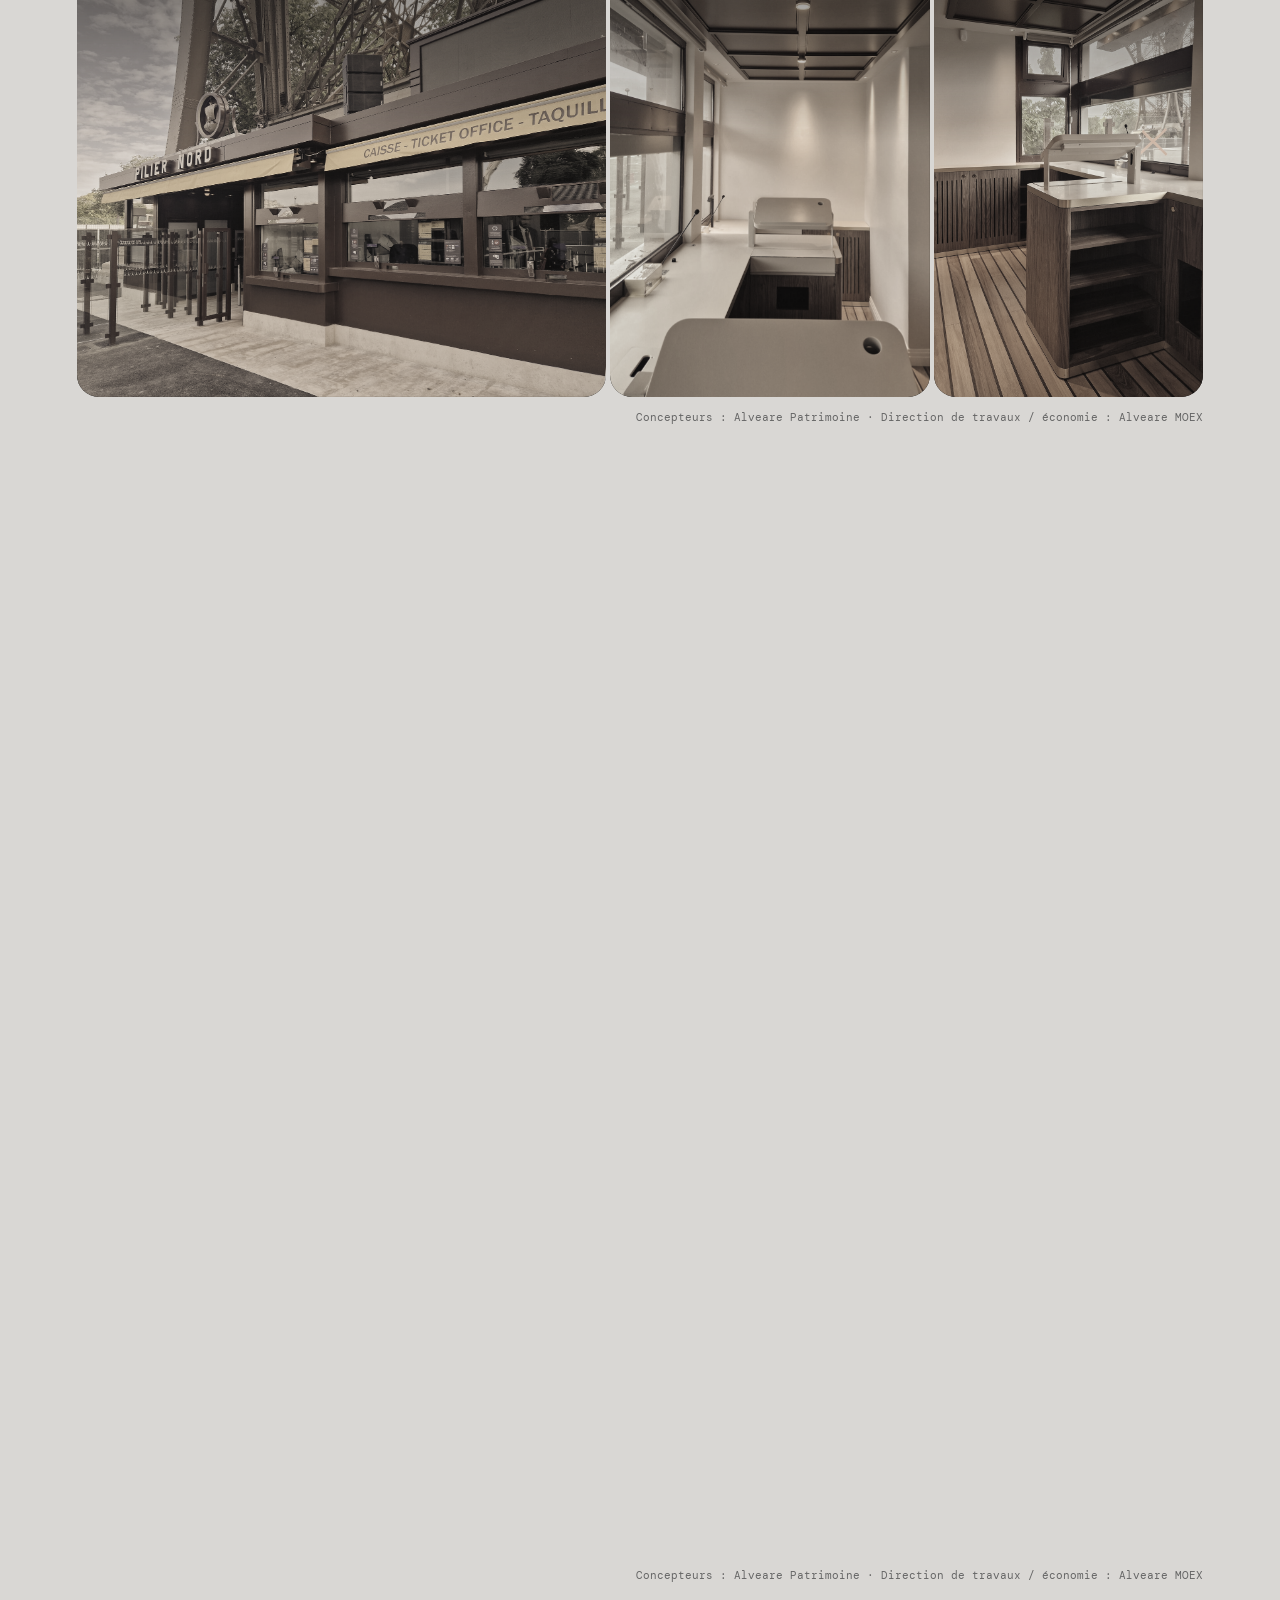
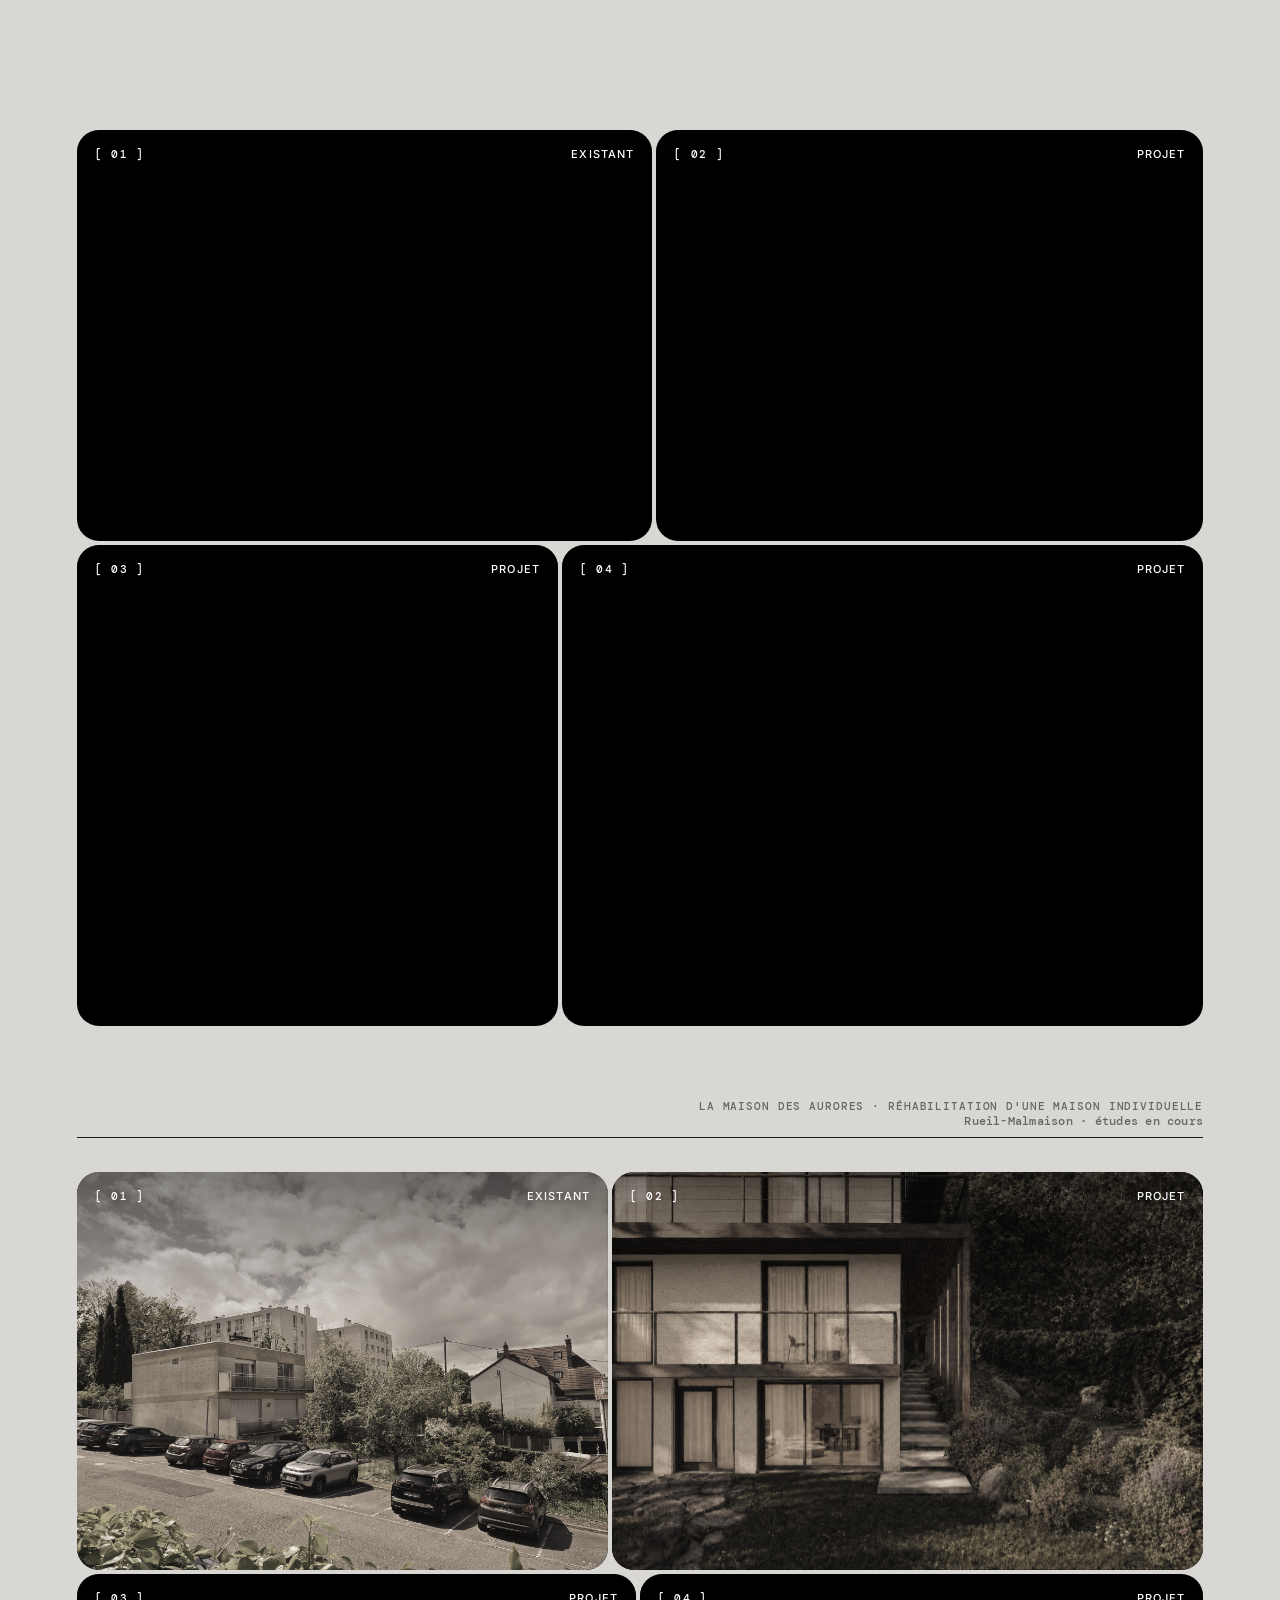
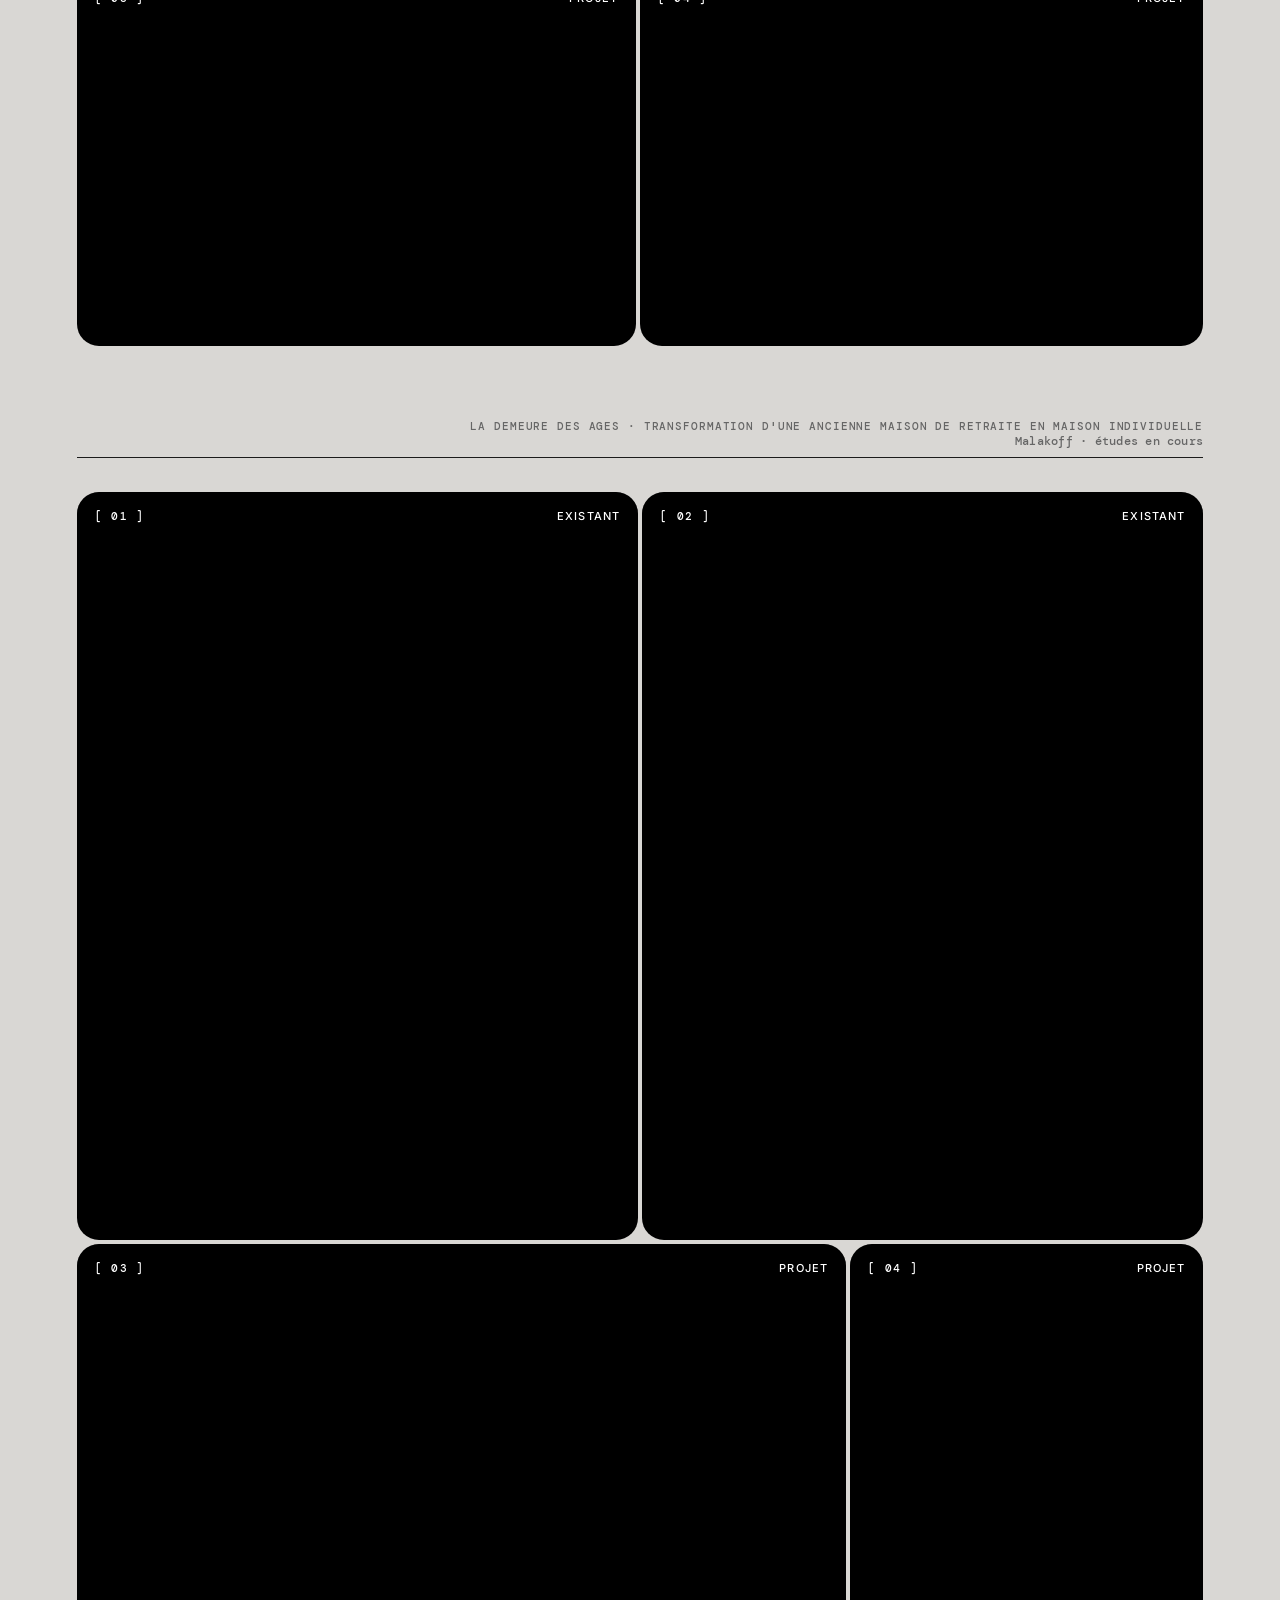
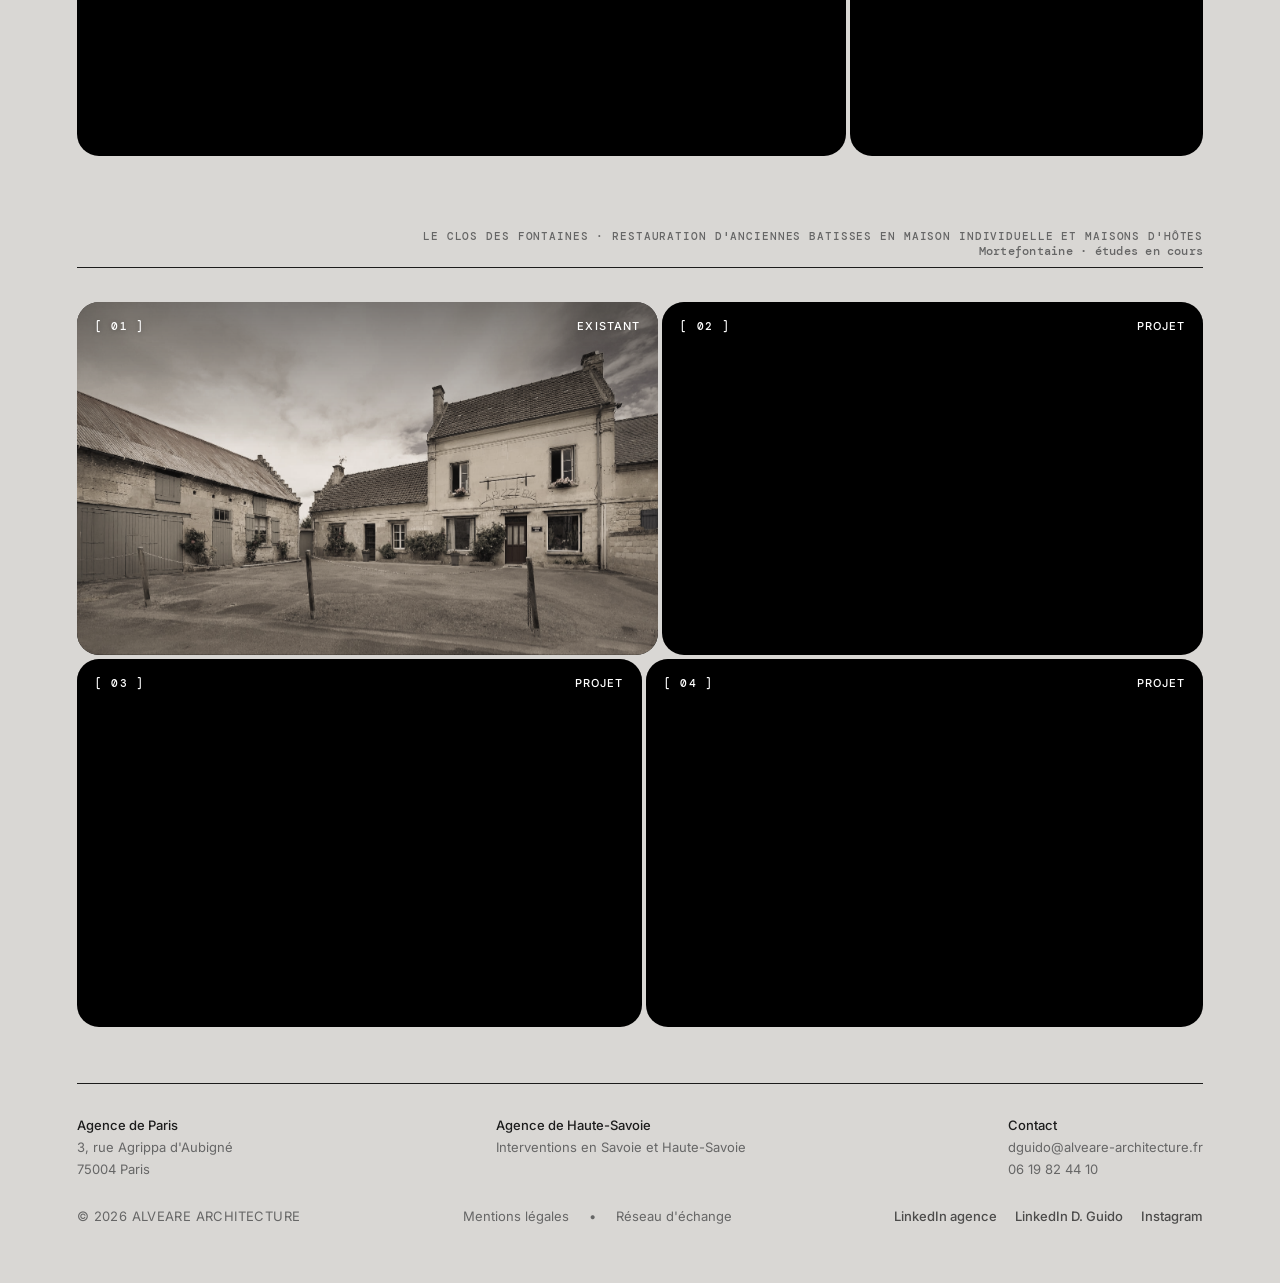
<file: patrimoine.html>
<!DOCTYPE html>
<html lang="fr">
<head>
<meta charset="utf-8">
<meta name="viewport" content="width=device-width, initial-scale=1">
<title>Pôle Patrimoine — Alveare Architecture</title>
<meta name="description" content="Maîtrise d'œuvre architecturale sur bâti ancien, MH et zones patrimoniales protégées à Paris et en Île-de-France. Diagnostic, études historiques, restauration.">
<meta property="og:title" content="Pôle Patrimoine — Alveare Architecture">
<meta property="og:description" content="Maîtrise d'œuvre architecturale sur bâti ancien, MH et zones patrimoniales protégées à Paris et en Île-de-France. Diagnostic, études historiques, restauration.">
<meta property="og:image" content="assets/img/hero.jpg">
<link rel="icon" href="assets/favicon.svg" type="image/svg+xml">
<link rel="preconnect" href="https://fonts.googleapis.com">
<link rel="preconnect" href="https://fonts.gstatic.com" crossorigin>
<link rel="stylesheet" href="style.css">
</head>
<body class="page-sub">
<a class="skip-link" href="#main">Aller au contenu</a>

<header class="site-nav">
  <a class="logo" href="index.html" aria-label="Alveare Architecture, accueil"><svg xmlns="http://www.w3.org/2000/svg" fill="none" viewBox="0 0 482 168" role="img" aria-label="Alveare Architecture"><title>Alveare Architecture</title><path fill="currentColor" d="M6.3 118.0H4.5L49.35 13.0L51.0 12.25L88.8 118.0H76.05L64.35 85.0H20.55ZM44.699999999999996 29.200000000000003 21.15 83.5H63.9ZM118.35 118.0Q105.14999999999999 118.0 101.7 111.1Q100.95 109.6 100.95 108.4V5.650000000000006H111.44999999999999V107.35Q111.44999999999999 111.7 113.17499999999998 114.025Q114.89999999999999 116.35 116.69999999999999 116.5L118.35 116.8H123.0V118.0ZM189.6 43.900000000000006 190.5 43.0Q191.1 43.3 192.075 44.8Q193.05 46.3 193.275 47.5Q193.5 48.7 193.5 49.75Q193.5 53.8 191.7 58.0L162.9 118.0H161.4L133.5 43.0H144.0L166.95 105.1L190.2 58.0Q192.0 54.85 192.0 50.5Q192.0 46.150000000000006 189.6 43.900000000000006ZM214.95 81.4Q214.95 100.0 221.475 108.7Q228.0 117.4 238.65 117.4Q253.65 117.4 265.35 112.9L265.8 113.95Q253.8 118.6 238.72500000000002 118.6Q223.65 118.6 214.2 109.6Q204.75 100.6 204.75 81.85Q204.75 63.1 214.65 52.75Q224.55 42.400000000000006 239.85 42.400000000000006Q252.15 42.400000000000006 260.55 49.75Q268.95 57.1 268.95 71.5Q268.95 72.25 268.95 73.0H215.4Q214.95 77.05000000000001 214.95 81.4ZM215.55 71.80000000000001H258.75Q258.6 57.400000000000006 253.20000000000002 50.50000000000001Q247.8 43.60000000000001 239.25 43.60000000000001Q230.7 43.60000000000001 224.02499999999998 51.10000000000001Q217.35 58.6 215.55 71.80000000000001ZM341.55 118.0Q331.35 118.0 327.6 114.1Q324.15000000000003 110.8 324.15000000000003 108.4V105.25Q316.8 118.6 300.6 118.6Q281.70000000000005 118.6 279.15000000000003 101.5Q278.85 99.7 278.85 97.825Q278.85 95.95 279.45000000000005 93.7Q280.05 91.45 282.90000000000003 88.75Q288.6 83.35 307.95000000000005 82.15Q312.75 81.7 316.8 81.7Q320.85 81.7 324.15000000000003 82.0V57.1Q323.85 56.95 324.15000000000003 55.675000000000004Q324.45000000000005 54.400000000000006 323.625 52.37500000000001Q322.8 50.35000000000001 321.45000000000005 48.400000000000006Q320.1 46.45 316.65000000000003 45.025000000000006Q313.20000000000005 43.60000000000001 307.65000000000003 43.60000000000001Q302.1 43.60000000000001 294.675 45.62500000000001Q287.25 47.650000000000006 283.8 49.60000000000001L283.20000000000005 48.55Q296.55 42.400000000000006 310.35 42.400000000000006Q325.8 42.400000000000006 330.75 47.95Q334.65000000000003 52.3 334.65000000000003 57.1V107.35Q334.65000000000003 111.7 336.375 114.025Q338.1 116.35 339.90000000000003 116.5L341.55 116.8H346.20000000000005V118.0ZM303.0 117.4Q310.95000000000005 117.4 317.32500000000005 111.92500000000001Q323.70000000000005 106.45 324.15000000000003 101.35V83.2Q320.1 82.9 315.975 82.9Q311.85 82.9 307.8 83.35Q296.40000000000003 84.7 292.95000000000005 88.45Q289.5 92.2 289.5 98.8Q289.5 100.0 289.65000000000003 101.5Q291.0 117.4 303.0 117.4ZM386.1 49.45V46.3Q379.35 49.0 373.80000000000007 57.175Q368.25000000000006 65.35 367.95000000000005 72.55000000000001V118.0H357.45000000000005V43.0H367.95000000000005V66.85Q370.35 58.150000000000006 377.1 50.425000000000004Q383.85 42.7 392.40000000000003 42.400000000000006H393.00000000000006Q396.00000000000006 42.400000000000006 398.0250000000001 44.425000000000004Q400.05000000000007 46.45 400.05000000000007 49.45Q400.05000000000007 52.45 398.0250000000001 54.400000000000006Q396.00000000000006 56.35 393.00000000000006 56.35Q390.00000000000006 56.35 388.05000000000007 54.400000000000006Q386.1 52.45 386.1 49.45ZM421.50000000000006 81.4Q421.50000000000006 100.0 428.0250000000001 108.7Q434.55000000000007 117.4 445.20000000000005 117.4Q460.20000000000005 117.4 471.9000000000001 112.9L472.3500000000001 113.95Q460.3500000000001 118.6 445.2750000000001 118.6Q430.20000000000005 118.6 420.75000000000006 109.6Q411.30000000000007 100.6 411.30000000000007 81.85Q411.30000000000007 63.1 421.20000000000005 52.75Q431.1000000000001 42.400000000000006 446.4000000000001 42.400000000000006Q458.70000000000005 42.400000000000006 467.1 49.75Q475.50000000000006 57.1 475.50000000000006 71.5Q475.50000000000006 72.25 475.50000000000006 73.0H421.95000000000005Q421.50000000000006 77.05000000000001 421.50000000000006 81.4ZM422.1000000000001 71.80000000000001H465.30000000000007Q465.1500000000001 57.400000000000006 459.7500000000001 50.50000000000001Q454.3500000000001 43.60000000000001 445.80000000000007 43.60000000000001Q437.25000000000006 43.60000000000001 430.57500000000005 51.10000000000001Q423.9000000000001 58.6 422.1000000000001 71.80000000000001Z"/><g transform="translate(250.3 0)"><path fill="currentColor" d="M0.616 156.0 5.2139999999999995 140.6H7.986L12.584 156.0H10.054L9.02 152.304H4.18L3.146 156.0ZM6.534 143.9 4.707999999999999 150.434H8.491999999999999L6.6659999999999995 143.9ZM21.349999999999998 156.0V140.6H26.387999999999998Q28.192 140.6 29.369 141.216Q30.546 141.832 31.128999999999998 142.877Q31.711999999999996 143.922 31.711999999999996 145.242Q31.711999999999996 146.738 30.952999999999996 147.893Q30.194 149.048 28.631999999999998 149.576L31.866 156.0H29.159999999999997L26.212 149.906H23.682V156.0ZM23.682 147.794H26.256Q27.839999999999996 147.794 28.576999999999998 147.09Q29.314 146.386 29.314 145.242Q29.314 144.076 28.588 143.38299999999998Q27.862 142.69 26.233999999999998 142.69H23.682ZM46.044 156.264Q44.108 156.264 42.754999999999995 155.274Q41.402 154.284 40.687 152.49099999999999Q39.972 150.698 39.972 148.322Q39.972 145.924 40.687 144.131Q41.402 142.338 42.766 141.337Q44.129999999999995 140.336 46.044 140.336Q48.53 140.336 50.004 141.68900000000002Q51.477999999999994 143.042 51.72 145.352H49.146Q48.948 144.142 48.167 143.339Q47.385999999999996 142.536 46.022 142.536Q44.284 142.536 43.316 144.07600000000002Q42.348 145.616 42.348 148.322Q42.348 151.006 43.316 152.535Q44.284 154.064 46.022 154.064Q47.43 154.064 48.178 153.327Q48.926 152.59 49.146 151.38H51.72Q51.367999999999995 153.646 49.937999999999995 154.95499999999998Q48.507999999999996 156.264 46.044 156.264ZM60.001999999999995 156.0V140.6H62.333999999999996V146.98H69.06599999999999V140.6H71.398V156.0H69.06599999999999V149.114H62.333999999999996V156.0ZM80.89 156.0V153.932H84.234V142.668H80.934V140.6H89.866V142.668H86.566V153.932H89.91V156.0ZM103.934 156.0V142.69H99.798V140.6H110.402V142.69H106.266V156.0ZM119.96000000000001 156.0V140.6H129.794V142.69H122.292V147.178H129.13400000000001V149.246H122.292V153.91H129.794V156.0ZM144.544 156.264Q142.608 156.264 141.255 155.274Q139.90200000000002 154.284 139.187 152.49099999999999Q138.472 150.698 138.472 148.322Q138.472 145.924 139.187 144.131Q139.90200000000002 142.338 141.26600000000002 141.337Q142.63 140.336 144.544 140.336Q147.03 140.336 148.50400000000002 141.68900000000002Q149.978 143.042 150.22 145.352H147.64600000000002Q147.448 144.142 146.667 143.339Q145.886 142.536 144.522 142.536Q142.784 142.536 141.816 144.07600000000002Q140.848 145.616 140.848 148.322Q140.848 151.006 141.816 152.535Q142.784 154.064 144.522 154.064Q145.93 154.064 146.678 153.327Q147.42600000000002 152.59 147.64600000000002 151.38H150.22Q149.868 153.646 148.438 154.95499999999998Q147.008 156.264 144.544 156.264ZM163.034 156.0V142.69H158.898V140.6H169.50199999999998V142.69H165.36599999999999V156.0ZM183.856 156.264Q182.29399999999998 156.264 181.07299999999998 155.626Q179.85199999999998 154.988 179.14799999999997 153.679Q178.444 152.37 178.444 150.368V140.6H180.77599999999998V150.5Q180.77599999999998 152.26 181.61199999999997 153.21699999999998Q182.44799999999998 154.174 183.89999999999998 154.174Q185.35199999999998 154.174 186.188 153.21699999999998Q187.02399999999997 152.26 187.02399999999997 150.5V140.6H189.356V150.368Q189.356 152.37 188.63 153.679Q187.904 154.988 186.661 155.626Q185.41799999999998 156.264 183.856 156.264ZM198.64999999999998 156.0V140.6H203.68799999999996Q205.49199999999996 140.6 206.66899999999998 141.216Q207.84599999999998 141.832 208.42899999999997 142.877Q209.01199999999997 143.922 209.01199999999997 145.242Q209.01199999999997 146.738 208.253 147.893Q207.49399999999997 149.048 205.93199999999996 149.576L209.16599999999997 156.0H206.45999999999998L203.51199999999997 149.906H200.98199999999997V156.0ZM200.98199999999997 147.794H203.55599999999998Q205.13999999999996 147.794 205.87699999999995 147.09Q206.61399999999998 146.386 206.61399999999998 145.242Q206.61399999999998 144.076 205.88799999999998 143.38299999999998Q205.16199999999998 142.69 203.53399999999996 142.69H200.98199999999997ZM218.45999999999995 156.0V140.6H228.29399999999995V142.69H220.79199999999997V147.178H227.63399999999996V149.246H220.79199999999997V153.91H228.29399999999995V156.0Z"/></g></svg></a>
  <button class="nav-toggle" aria-expanded="false" aria-controls="nav-links">Menu</button>
  <nav class="nav-links" id="nav-links" aria-label="Navigation principale"><a href="agence.html">Agence</a><a href="patrimoine.html" class="active">Patrimoine</a><a href="moex.html">MOEX</a><a href="environnement.html">Environnement</a><a href="journal.html">Journal</a><a href="contact.html">Contact</a></nav>
</header>
<section class="page-head">
  <div class="page-head-row">
    <div><span class="kicker">Pôle Patrimoine</span><h1>Patrimoine</h1></div>
    <div class="page-meta" aria-label="Lieu, date et heure"><span>Paris</span><span data-date>—</span><span data-time>—</span></div>
  </div>
</section>
<main id="main" class="content-wrap">
  <div class="col-bar"><span class="sidebar-brand">2026 Alveare Architecture</span></div>
  <div class="content">
    <p class="lead">Étudier, prescrire, restaurer.</p>
    <p>Notre pôle Patrimoine intervient sur le bâti ancien, remarquable et protégé. Le diagnostic conditionne la justesse de toute intervention ultérieure : la conception s'adapte aux contraintes patrimoniales et aux exigences réglementaires (PSMV, AVAP, SPR).</p>

    <div class="two-col" style="margin-top:44px">
      <article class="service reveal"><span class="num">01.</span><h3>Diagnostic et étude historique</h3><p>Reconnaissance du bâti, recherche d'archives, datation stratigraphique, état sanitaire. Le diagnostic conditionne la justesse de toute intervention ultérieure.</p><ul class="list-under"><li>Relevé architectural et état des lieux</li><li>Recherches en archives et sources iconographiques</li><li>Datation stratigraphique des maçonneries</li><li>Analyse des pathologies et des risques</li></ul></article>
      <article class="service reveal"><span class="num">02.</span><h3>Maîtrise d'œuvre de conception</h3><p>Esquisse, APS, APD, dossier de consultation. Conception adaptée aux contraintes patrimoniales et aux exigences réglementaires (PSMV, AVAP, SPR).</p><ul class="list-under"><li>Esquisse et études préliminaires</li><li>APS / APD selon enjeux patrimoniaux</li><li>Plans et pièces écrites du DCE</li><li>Insertion en secteur sauvegardé / SPR</li></ul></article>
      <article class="service reveal"><span class="num">03.</span><h3>Dossiers réglementaires MH / ABF</h3><p>Permis de construire en secteur protégé, demande d'autorisation MH, dossier d'autorisation de travaux. Suivi des prescriptions de l'ABF et de la DRAC.</p><ul class="list-under"><li>Demande d'autorisation de travaux MH</li><li>Permis de construire en abord MH / SPR</li><li>Dossier UDAP / DRAC</li><li>Suivi des prescriptions et négociations</li></ul></article>
      <article class="service reveal"><span class="num">04.</span><h3>Restauration et conservation</h3><p>Conception et prescription des interventions sur le bâti ancien : maçonneries, charpentes, menuiseries, décors. Doctrine d'intervention explicitée, techniques compatibles, réversibilité et traçabilité.</p><ul class="list-under"><li>Parti de restauration : conserver, restaurer, restituer</li><li>Prescriptions techniques adaptées aux matériaux anciens</li><li>Consultation et sélection d'entreprises spécialisées</li><li>Suivi d'exécution, visas et dossier des ouvrages exécutés</li></ul></article>
    </div>
  </div>
</main>

<section class="section" id="references">
  <div class="section-head reveal">
    <h2>Références</h2>
    <div class="mono section-meta"><span>Pilier Nord de la Tour Eiffel · Restructuration complète</span><span class="meta-line">Paris · Livré</span></div>
  </div>
  <div class="work-rows reveal">
    <div class="work-row">
      <div class="work-tile tile-static" style="--ar:3616/3000">
  <img src="assets/img/patrimoine-sepia/ref-pilier-nord.webp" alt="Billetterie du pilier Nord de la Tour Eiffel" loading="lazy">
  <span class="tile-num">[ 01 ]</span><span class="tile-tags">Pilier Nord · Tour Eiffel</span>
</div>
      <div class="work-tile tile-static" style="--ar:2334/3200">
  <img src="assets/img/patrimoine-sepia/ref-pilier-nord-2.webp" alt="Intérieur rénové du pilier Nord, volumes blancs et baies vitrées" loading="lazy">
  <span class="tile-num">[ 02 ]</span><span class="tile-tags">Pilier Nord · Tour Eiffel</span>
</div>
      <div class="work-tile tile-static" style="--ar:2318/3788">
  <img src="assets/img/patrimoine-sepia/ref-pilier-nord-3.webp" alt="Comptoir en bois et laiton, menuiseries intérieures du pilier Nord" loading="lazy">
  <span class="tile-num">[ 03 ]</span><span class="tile-tags">Pilier Nord · Tour Eiffel</span>
</div>
    </div>
  </div>
  <p class="reference-credits">Concepteurs : Alveare Patrimoine · Direction de travaux / économie : Alveare MOEX</p>
</section>

<section class="section" id="reference-variel">
  <div class="section-head section-head-sub reveal">
    <div class="mono section-meta"><span>Maison Variel · Restructuration d'un bâtiment de bureaux des années 70 en maison individuelle BBC</span><span class="meta-line">Parc Régional du Vexin · Livré</span></div>
  </div>
  <div class="work-rows reveal">
    <div class="work-row">
      <div class="work-tile tile-static" style="--ar:1/1">
  <img src="assets/img/patrimoine-sepia/ref-variel.webp" alt="Maison contemporaine blanche aux larges baies vitrées dans un jardin de graminées" loading="lazy">
  <span class="tile-num">[ 01 ]</span><span class="tile-tags">Maison Variel</span>
</div>
      <div class="work-tile tile-static" style="--ar:4/3">
  <img src="assets/img/patrimoine-sepia/ref-variel-3.webp" alt="Chantier de la Maison Variel : ossature métallique et aciers en attente, soudure en cours" loading="lazy">
  <span class="tile-num">[ 02 ]</span><span class="tile-tags">Maison Variel</span>
</div>
    </div>
    <div class="work-row">
      <div class="work-tile tile-static" style="--ar:1264/576">
  <img src="assets/img/patrimoine-sepia/ref-variel-2.webp" alt="Façade vitrée de la Maison Variel sous un toit-terrasse débordant, jardin de graminées au premier plan" loading="lazy">
  <span class="tile-num">[ 03 ]</span><span class="tile-tags">Maison Variel</span>
</div>
    </div>
  </div>
  <p class="reference-credits">Concepteurs : Alveare Patrimoine · Direction de travaux / économie : Alveare MOEX</p>
</section>

<section class="section reference-portfolio" id="reference-grange-moissons" aria-labelledby="titre-grange-moissons">
  <div class="section-head section-head-sub reveal">
    <div class="mono section-meta"><span id="titre-grange-moissons">La Grange des Moissons · Transformation d'une Ancienne Grange en Maison Individuelle</span><span class="meta-line">Mortefontaine · études en cours</span></div>
  </div>
  <div class="work-rows reveal">
    <div class="work-row">
      <div class="work-tile tile-static" style="--ar:1485/1059">
        <img src="assets/img/patrimoine-sepia/ref-grange-moissons-1.webp" width="1485" height="1059" alt="La Grange des Moissons, vue extérieure de la grange existante" loading="lazy" decoding="async">
        <span class="tile-num">[ 01 ]</span><span class="tile-tags">Existant</span>
      </div>
      <div class="work-tile tile-static" style="--ar:2000/1500">
        <img src="assets/img/patrimoine-sepia/ref-grange-moissons-2.webp" width="2000" height="1500" alt="La Grange des Moissons, perspective extérieure du projet et ses façades vitrées" loading="lazy" decoding="async">
        <span class="tile-num">[ 02 ]</span><span class="tile-tags">Projet</span>
      </div>
    </div>
    <div class="work-row">
      <div class="work-tile tile-static" style="--ar:1/1">
        <img src="assets/img/patrimoine-sepia/ref-grange-moissons-3.webp" width="1024" height="1024" alt="La Grange des Moissons, galerie vitrée et végétation grimpante" loading="lazy" decoding="async">
        <span class="tile-num">[ 03 ]</span><span class="tile-tags">Projet</span>
      </div>
      <div class="work-tile tile-static" style="--ar:1448/1086">
        <img src="assets/img/patrimoine-sepia/ref-grange-moissons-4.webp" width="1448" height="1086" alt="La Grange des Moissons, salon ouvert sur la cour" loading="lazy" decoding="async">
        <span class="tile-num">[ 04 ]</span><span class="tile-tags">Projet</span>
      </div>
    </div>
  </div>
</section>

<section class="section reference-portfolio" id="reference-maison-aurores" aria-labelledby="titre-maison-aurores">
  <div class="section-head section-head-sub reveal">
    <div class="mono section-meta"><span id="titre-maison-aurores">La Maison des Aurores · Réhabilitation d'une Maison Individuelle</span><span class="meta-line">Rueil-Malmaison · études en cours</span></div>
  </div>
  <div class="work-rows reveal">
    <div class="work-row">
      <div class="work-tile tile-static" style="--ar:4/3">
        <img src="assets/img/patrimoine-sepia/ref-maison-aurores-1.webp" width="2000" height="1500" alt="La Maison des Aurores, photographie de la maison existante depuis la rue" loading="lazy" decoding="async">
        <span class="tile-num">[ 01 ]</span><span class="tile-tags">Existant</span>
      </div>
      <div class="work-tile tile-static" style="--ar:1528/1029">
        <img src="assets/img/patrimoine-sepia/ref-maison-aurores-2.webp" width="1528" height="1029" alt="La Maison des Aurores, perspective du projet côté jardin avec galerie bois" loading="lazy" decoding="async">
        <span class="tile-num">[ 02 ]</span><span class="tile-tags">Projet</span>
      </div>
    </div>
    <div class="work-row">
      <div class="work-tile tile-static" style="--ar:1537/1023">
        <img src="assets/img/patrimoine-sepia/ref-maison-aurores-3.webp" width="1537" height="1023" alt="La Maison des Aurores, perspective d'angle de la façade et du jardin" loading="lazy" decoding="async">
        <span class="tile-num">[ 03 ]</span><span class="tile-tags">Projet</span>
      </div>
      <div class="work-tile tile-static" style="--ar:1543/1019">
        <img src="assets/img/patrimoine-sepia/ref-maison-aurores-4.webp" width="1543" height="1019" alt="La Maison des Aurores, perspective intérieure du séjour et de la cuisine" loading="lazy" decoding="async">
        <span class="tile-num">[ 04 ]</span><span class="tile-tags">Projet</span>
      </div>
    </div>
  </div>
</section>

<section class="section reference-portfolio" id="reference-demeure-ages" aria-labelledby="titre-demeure-ages">
  <div class="section-head section-head-sub reveal">
    <div class="mono section-meta"><span id="titre-demeure-ages">La Demeure des Ages · Transformation d'une Ancienne Maison de Retraite en Maison Individuelle</span><span class="meta-line">Malakoff · études en cours</span></div>
  </div>
  <div class="work-rows reveal">
    <div class="work-row">
      <div class="work-tile tile-static" style="--ar:3/4">
        <img src="assets/img/patrimoine-sepia/ref-demeure-ages-1.webp" width="1500" height="2000" alt="La Demeure des Ages, volumes existants et structure intérieure apparente" loading="lazy" decoding="async">
        <span class="tile-num">[ 01 ]</span><span class="tile-tags">Existant</span>
      </div>
      <div class="work-tile tile-static" style="--ar:3/4">
        <img src="assets/img/patrimoine-sepia/ref-demeure-ages-2.webp" width="1500" height="2000" alt="La Demeure des Ages, détail des murs et planchers existants" loading="lazy" decoding="async">
        <span class="tile-num">[ 02 ]</span><span class="tile-tags">Existant</span>
      </div>
    </div>
    <div class="work-row">
      <div class="work-tile tile-static" style="--ar:1519/1011">
        <img src="assets/img/patrimoine-sepia/ref-demeure-ages-3.webp" width="1519" height="1011" alt="La Demeure des Ages, perspective de la façade en pierre et des marches extérieures" loading="lazy" decoding="async">
        <span class="tile-num">[ 03 ]</span><span class="tile-tags">Projet</span>
      </div>
      <div class="work-tile tile-static" style="--ar:1340/1942">
        <img src="assets/img/patrimoine-sepia/ref-demeure-ages-4.webp" width="1340" height="1942" alt="La Demeure des Ages, salle à manger en double hauteur sous la toiture" loading="lazy" decoding="async">
        <span class="tile-num">[ 04 ]</span><span class="tile-tags">Projet</span>
      </div>
    </div>
  </div>
</section>

<section class="section reference-portfolio" id="reference-clos-fontaines" aria-labelledby="titre-clos-fontaines">
  <div class="section-head section-head-sub reveal">
    <div class="mono section-meta"><span id="titre-clos-fontaines">Le clos des Fontaines · Restauration d'anciennes batisses en Maison Individuelle et Maisons d'Hôtes</span><span class="meta-line">Mortefontaine · études en cours</span></div>
  </div>
  <div class="work-rows reveal">
    <div class="work-row">
      <div class="work-tile tile-static" style="--ar:1480/899">
        <img src="assets/img/patrimoine-sepia/ref-clos-fontaines-existant-recadre.webp" width="1480" height="899" alt="Le clos des Fontaines, bâtiments en pierre et cour dans leur état existant" loading="lazy" decoding="async">
        <span class="tile-num">[ 01 ]</span><span class="tile-tags">Existant</span>
      </div>
      <div class="work-tile tile-static" style="--ar:1552/1013">
        <img src="assets/img/patrimoine-sepia/ref-clos-fontaines-salon-bureau-pierre.webp" width="1552" height="1013" alt="Le clos des Fontaines, salon et bureau intégrés aux boiseries" loading="lazy" decoding="async">
        <span class="tile-num">[ 02 ]</span><span class="tile-tags">Projet</span>
      </div>
    </div>
    <div class="work-row">
      <div class="work-tile tile-static" style="--ar:1555/1012">
        <img src="assets/img/patrimoine-sepia/ref-clos-fontaines-salon-cheminee.webp" width="1555" height="1012" alt="Le clos des Fontaines, salon avec cheminée et poutres apparentes" loading="lazy" decoding="async">
        <span class="tile-num">[ 03 ]</span><span class="tile-tags">Projet</span>
      </div>
      <div class="work-tile tile-static" style="--ar:1678/1106">
        <img src="assets/img/patrimoine-sepia/ref-clos-fontaines-veranda-automne-sepia.webp" width="1678" height="1106" alt="Le clos des Fontaines, perspective de la véranda vitrée ouverte sur le jardin" loading="lazy" decoding="async">
        <span class="tile-num">[ 04 ]</span><span class="tile-tags">Projet</span>
      </div>
    </div>
  </div>
</section>

<footer class="site-footer">
  <div class="footer-top-row">
    <div class="block"><strong>Agence de Paris</strong>3, rue Agrippa d'Aubigné<br>75004 Paris</div>
    <div class="block"><strong>Agence de Haute-Savoie</strong>Interventions en Savoie et Haute-Savoie</div>
    <div class="block"><strong>Contact</strong><a href="mailto:dguido@alveare-architecture.fr">dguido@alveare-architecture.fr</a><br><a href="tel:+33619824410">06 19 82 44 10</a></div>
  </div>
  <div class="footer-bottom-row">
    <span class="copyright">© 2026 ALVEARE ARCHITECTURE</span>
    <div class="footer-legal"><a href="mentions-legales.html">Mentions légales</a><span class="dot">•</span><a href="https://www.alveare-architecture.fr/r%C3%A9seau-social" target="_blank" rel="noopener noreferrer">Réseau d'échange</a></div>
    <div class="social-row"><a href="https://www.linkedin.com/company/alvearearchitecture" target="_blank" rel="noopener noreferrer">LinkedIn agence</a><a href="https://www.linkedin.com/in/deborahguido" target="_blank" rel="noopener noreferrer">LinkedIn D. Guido</a><a href="https://www.instagram.com/deborahguido.architecte" target="_blank" rel="noopener noreferrer">Instagram</a></div>
  </div>
</footer>
<script>
(function(){
  var months=['janv.','févr.','mars','avr.','mai','juin','juil.','août','sept.','oct.','nov.','déc.'];
  function tick(){
    var d=new Date();
    var ds=d.getDate()+' '+months[d.getMonth()]+' '+d.getFullYear();
    var ts=String(d.getHours()).padStart(2,'0')+':'+String(d.getMinutes()).padStart(2,'0');
    document.querySelectorAll('[data-date]').forEach(function(e){e.textContent=ds;});
    document.querySelectorAll('[data-time]').forEach(function(e){e.textContent=ts;});
  }
  tick(); setInterval(tick,30000);
  var t=document.querySelector('.nav-toggle'), n=document.getElementById('nav-links');
  if(t&&n){t.addEventListener('click',function(){var o=n.classList.toggle('open');t.setAttribute('aria-expanded',o?'true':'false');t.textContent=o?'Fermer':'Menu';});}
  if('IntersectionObserver' in window){
    var io=new IntersectionObserver(function(es){es.forEach(function(e){if(e.isIntersecting){e.target.classList.add('in');io.unobserve(e.target);}});},{threshold:.12});
    document.querySelectorAll('.reveal').forEach(function(el){io.observe(el);});
  } else { document.querySelectorAll('.reveal').forEach(function(el){el.classList.add('in');}); }
  var f=document.querySelector('form.contact-form');
  if(f){f.addEventListener('submit',function(ev){
    ev.preventDefault();
    var fd=new FormData(f), lines=[], seen={};
    fd.forEach(function(v,k){ if(!v) return; if(seen[k]!==undefined){lines[seen[k]]+=', '+v;} else {seen[k]=lines.length; lines.push(k+' : '+v);} });
    var body=encodeURIComponent(lines.join('\n'));
    window.location.href='mailto:dguido@alveare-architecture.fr?subject='+encodeURIComponent('Demande via alveare-architecture.fr')+'&body='+body;
  });}
})();
</script>
</body>
</html>
</file>
<file: style.css>
/* ============================================
   Alveare Architecture — charte adaptée
   Grège, encre, gris. Italiana / Inter / DM Mono.
   ============================================ */

@import url('https://fonts.googleapis.com/css2?family=Italiana&family=Inter:wght@400;500;600&family=DM+Mono:wght@400;500&display=swap');

:root {
  --bg: #d9d7d4;
  --bg-deep: #cfccc8;
  --ink: #1c1c1c;
  --muted: #666666;
  --faint: #9a9793;
  --line: rgba(28, 28, 28, 0.18);
  --paper: #ffffff;

  --display: 'Italiana', Georgia, 'Times New Roman', serif;
  --body: 'Inter', -apple-system, BlinkMacSystemFont, 'Segoe UI', sans-serif;
  --mono: 'DM Mono', 'Courier New', monospace;

  --gutter: 6vw;
  --max-w: 1400px;
  --radius: 22px;
}

*, *::before, *::after { box-sizing: border-box; margin: 0; padding: 0; }

html { scroll-behavior: smooth; }

body {
  background-color: var(--bg);
  color: var(--ink);
  font-family: var(--body);
  font-size: 15px;
  line-height: 1.6;
  -webkit-font-smoothing: antialiased;
  position: relative;
  min-height: 100vh;
}

/* grain discret, fixe */
body::before {
  content: "";
  position: fixed;
  inset: 0;
  z-index: 0;
  pointer-events: none;
  opacity: .35;
  background-image: url("data:image/svg+xml;utf8,<svg xmlns='http://www.w3.org/2000/svg' width='220' height='220'><filter id='n'><feTurbulence type='fractalNoise' baseFrequency='.9' numOctaves='2' stitchTiles='stitch'/><feColorMatrix values='0 0 0 0 0.11 0 0 0 0 0.11 0 0 0 0 0.11 0 0 0 .18 0'/></filter><rect width='100%' height='100%' filter='url(%23n)'/></svg>");
  mix-blend-mode: multiply;
}
body > * { position: relative; z-index: 1; }

a { color: inherit; text-decoration: none; }
img, video { max-width: 100%; display: block; }
ul { list-style: none; }
button { font: inherit; }

::selection { background: var(--ink); color: var(--bg); }

.skip-link {
  position: absolute; left: -9999px; top: 8px;
  background: var(--ink); color: var(--bg); padding: 8px 14px; z-index: 50;
}
.skip-link:focus { left: 8px; }

/* ============================================
   Navigation
   ============================================ */
.site-nav {
  width: 100%;
  max-width: var(--max-w);
  margin: 0 auto;
  display: flex;
  align-items: center;
  justify-content: space-between;
  padding: 14px var(--gutter);
  position: relative;
  z-index: 10;
}

.logo { display: block; color: var(--ink); transition: transform .25s ease, opacity .25s ease; }
.logo:hover { transform: scale(.94); }
.logo svg { height: 62px; width: auto; display: block; animation: title-fade-in 1.1s ease both; }

.nav-links { display: flex; align-items: center; gap: clamp(26px, 4.2vw, 64px); }
.nav-links a {
  font-size: 15px;
  color: var(--ink);
  padding: 12px 10px;
  margin: -12px -10px;
  transition: color .2s ease, transform .25s ease;
  white-space: nowrap;
}
.nav-links a:hover, .nav-links a.active {
  text-decoration: underline;
  text-underline-offset: 8px;
  text-decoration-thickness: 1px;
}
.nav-links a:hover { transform: scale(.92); }

.nav-toggle {
  display: none;
  background: transparent; border: 1px solid var(--ink); color: var(--ink);
  padding: 8px 12px; font-size: 12px; letter-spacing: .12em; text-transform: uppercase; cursor: pointer;
}

/* ============================================
   Accueil — image plein écran
   ============================================ */
.home-hero-wrap { position: relative; width: 100%; height: 100vh; min-height: 560px; overflow: hidden; }
.home-hero-wrap .site-nav {
  position: absolute; top: 0; left: 0; right: 0; max-width: none;
  background: rgba(255, 255, 255, 0.14);
  backdrop-filter: blur(14px);
  -webkit-backdrop-filter: blur(14px);
}
.home-hero-wrap .site-nav .logo, .home-hero-wrap .site-nav .nav-links a { color: #1c1c1c; }
.hero { width: 100%; height: 100%; position: relative; background: #2a2825; }
.hero img { width: 100%; height: 100%; object-fit: cover; }
.home-hero-wrap::after {
  content: ""; position: absolute; inset: 0; pointer-events: none;
  background: linear-gradient(to bottom, rgba(0,0,0,.08) 0%, transparent 30%, transparent 55%, rgba(0,0,0,.55) 100%);
}
.hero-cta {
  position: absolute; top: 50%; left: 50%; transform: translate(-50%, -50%);
  padding: 18px 40px;
  background: rgba(30,28,26,0.28);
  backdrop-filter: blur(14px); -webkit-backdrop-filter: blur(14px);
  border: 1px solid rgba(255,255,255,0.55);
  color: #ffffff; font-size: 16px; letter-spacing: .02em; z-index: 8; white-space: nowrap;
  transition: background .25s ease, transform .25s ease;
}
.hero-cta:hover { background: rgba(30,28,26,0.45); transform: translate(-50%, -50%) scale(1.04); }
.hero-caption {
  position: absolute; left: var(--gutter); right: var(--gutter); bottom: 34px; z-index: 8;
  display: flex; justify-content: space-between; align-items: flex-end; gap: 24px;
  color: rgba(255,255,255,.88);
}
.hero-caption .mono { color: rgba(255,255,255,.75); }
.hero-caption h1 {
  font-family: var(--display); font-weight: 400;
  font-size: clamp(34px, 5.2vw, 72px); line-height: 1; letter-spacing: -.005em;
  color: #fff; max-width: 14ch;
}

/* ============================================
   Titres de page
   ============================================ */
.page-head { max-width: var(--max-w); margin: 0 auto; padding: 56px var(--gutter) 64px; }
.page-head::after { content: ""; display: block; height: 1px; width: 100%; background: var(--ink); margin-top: 12px; }
.page-head-row { display: flex; align-items: flex-end; justify-content: space-between; gap: 24px; }
.page-head h1, h1.section-title, .display {
  font-family: var(--display); font-weight: 400;
  font-size: clamp(54px, 7vw, 96px); line-height: .95; letter-spacing: -.005em;
  position: relative; top: 14px;
  animation: title-fade-in 1.4s ease .25s both;
}
.page-head h1 { color: var(--muted); }
.page-head .kicker {
  display: block; font-family: var(--mono); font-size: 11px; letter-spacing: .16em; text-transform: uppercase;
  color: var(--muted); margin-bottom: 14px; position: relative; top: 14px;
}

.page-meta, .mono {
  display: flex; flex-shrink: 0; gap: 22px;
  font-family: var(--mono); font-size: 11px; font-weight: 500; letter-spacing: .08em; text-transform: uppercase;
  color: var(--muted); white-space: nowrap; padding-bottom: 6px;
}

@keyframes title-fade-in {
  from { opacity: 0; transform: translateY(14px); }
  to   { opacity: 1; transform: translateY(0); }
}

/* ============================================
   Gabarit sous-page : marge verticale + filet
   ============================================ */
.content-wrap {
  max-width: var(--max-w); margin: 0 auto;
  display: grid; grid-template-columns: 160px 1fr;
  padding: 0 var(--gutter); position: relative;
}
.col-bar { border-right: 1px solid var(--ink); position: relative; }
.sidebar-brand {
  position: sticky; top: 50vh;
  writing-mode: vertical-rl; transform: rotate(180deg);
  font-family: var(--mono); font-size: 10px; letter-spacing: .22em; text-transform: uppercase;
  color: var(--muted); margin-left: -1.6em; margin-top: 40px; display: inline-block;
}
.content { padding: 48px var(--gutter) 72px; max-width: 1040px; }
.content.narrow { max-width: 820px; }

.lead {
  font-family: var(--display); font-size: clamp(26px, 2.6vw, 38px); line-height: 1.15; color: var(--ink);
  max-width: 24ch; margin-bottom: 26px;
}
.content p, .prose p { color: var(--muted); font-size: 15px; line-height: 1.7; margin-bottom: 22px; max-width: 68ch; }
.content p.lead, p.lead { color: var(--ink); font-family: var(--display); font-size: clamp(26px, 2.6vw, 38px); line-height: 1.15; max-width: 26ch; margin-bottom: 26px; }
.content p strong, .prose strong { color: var(--ink); font-weight: 500; }

.list-under { margin: 0 0 8px; }
.list-under li {
  font-size: 13px; font-weight: 600; line-height: 1.85; color: var(--ink);
  text-decoration: underline; text-underline-offset: 4px; text-decoration-thickness: 1px; width: fit-content;
}

.label {
  font-family: var(--mono); font-size: 10px; letter-spacing: .16em; text-transform: uppercase; color: var(--muted);
  display: block; margin-bottom: 10px;
}

/* ============================================
   Sections d'accueil
   ============================================ */
.section { max-width: var(--max-w); margin: 0 auto; padding: 0 var(--gutter); }
.section-head {
  display: flex; align-items: flex-end; justify-content: space-between; gap: 24px;
  padding: 72px 0 40px; border-bottom: 1px solid var(--ink); margin-bottom: 34px;
}
.section-head h2 {
  font-family: var(--display); font-weight: 400; font-size: clamp(38px, 4.4vw, 60px); line-height: 1; color: var(--ink);
}
.intro-grid { display: grid; grid-template-columns: 160px 1fr; gap: 0; }
.intro-grid .col-bar { min-height: 100%; }
.intro-grid .content { padding-top: 10px; padding-bottom: 54px; }

.two-col { display: grid; grid-template-columns: 1fr 1fr; gap: 44px 60px; }
.three-col { display: grid; grid-template-columns: repeat(3, 1fr); gap: 44px 40px; }

/* ============================================
   Services numérotés
   ============================================ */
.service { padding-top: 22px; border-top: 1px solid var(--line); }
.service .num { font-family: var(--mono); font-size: 11px; letter-spacing: .14em; color: var(--muted); display: block; margin-bottom: 14px; }
.service h3 { font-family: var(--display); font-weight: 400; font-size: 28px; line-height: 1.1; margin-bottom: 12px; color: var(--ink); }
.service p { margin-bottom: 14px; }

/* ============================================
   Tuiles (pôles, références)
   ============================================ */
.work-grid { display: grid; grid-template-columns: repeat(3, 1fr); gap: 4px; width: 100%; }
.work-grid.two { grid-template-columns: repeat(2, 1fr); }
.work-tile {
  position: relative; aspect-ratio: 16 / 10; overflow: hidden; display: block;
  background: #000; border-radius: var(--radius);
}
.work-tile img {
  width: 100%; height: 100%; object-fit: cover;
  transition: transform .5s ease; will-change: transform;
}
.work-tile:hover img, .work-tile:focus-visible img { transform: scale(1.04); }
.work-tile::before {
  content: ""; position: absolute; inset: 0; z-index: 3; pointer-events: none;
  background: linear-gradient(to bottom, rgba(0,0,0,.5) 0%, rgba(0,0,0,0) 42%, rgba(0,0,0,0) 62%, rgba(0,0,0,.55) 100%);
}
.tile-num, .tile-tags, .tile-arrow, .tile-sub {
  position: absolute; z-index: 4; pointer-events: none; color: #ffffff; font-family: var(--body);
}
.tile-num { top: 16px; left: 18px; font-size: 11px; font-weight: 500; letter-spacing: .12em; font-family: var(--mono); }
.tile-tags { top: 16px; right: 18px; font-size: 11px; font-weight: 500; letter-spacing: .1em; text-transform: uppercase; text-align: right; line-height: 1.5; max-width: 70%; }
.tile-arrow { bottom: 14px; right: 18px; font-size: 20px; transition: transform .2s ease; }
.tile-sub { bottom: 16px; left: 18px; font-size: 12px; color: rgba(255,255,255,.92); max-width: 72%; line-height: 1.4; text-shadow: 0 1px 6px rgba(0,0,0,.45); }
.tile-num, .tile-tags, .tile-arrow { text-shadow: 0 1px 6px rgba(0,0,0,.35); }
.work-tile:hover .tile-arrow { transform: translate(2px, -2px); }
.tile-static { pointer-events: none; }
.tile-static::before { background: linear-gradient(to bottom, rgba(0,0,0,.45) 0%, rgba(0,0,0,0) 42%); }

.wide-image { width: 100%; border-radius: var(--radius); overflow: hidden; aspect-ratio: 21 / 9; background: #000; }
.wide-image img { width: 100%; height: 100%; object-fit: cover; }

/* liens flèches */
.arrow-link {
  display: inline-flex; align-items: center; gap: 10px;
  font-size: 15px; font-weight: 600; color: var(--ink);
  text-decoration: underline; text-underline-offset: 5px; text-decoration-thickness: 1px;
}
.arrow-link span { transition: transform .2s ease; }
.arrow-link:hover span { transform: translateX(4px); }

/* ============================================
   Cartes missions (Environnement)
   ============================================ */
.cards { display: grid; grid-template-columns: repeat(4, 1fr); gap: 4px; }
.card {
  background: var(--bg-deep); border-radius: var(--radius); padding: 28px 24px 30px; min-height: 260px;
  display: flex; flex-direction: column; border: 1px solid rgba(28,28,28,.06);
}
.card .acro { font-family: var(--display); font-size: 42px; line-height: 1; margin-bottom: 18px; }
.card h3 { font-size: 15px; font-weight: 600; margin-bottom: 10px; }
.card p { font-size: 14px; margin: 0; }

/* Époques */
.epochs { display: grid; grid-template-columns: repeat(2, 1fr); gap: 4px; }
.epoch { border-top: 1px solid var(--ink); padding: 24px 0 36px; }
.epoch .label { margin-bottom: 14px; }
.epoch h3 { font-family: var(--display); font-weight: 400; font-size: 34px; line-height: 1; margin-bottom: 6px; }
.epoch .sub { font-size: 13px; font-weight: 600; color: var(--ink); margin-bottom: 16px; }

/* ============================================
   Journal
   ============================================ */
.journal-list { border-top: 1px solid var(--ink); }
.journal-item {
  display: grid; grid-template-columns: 90px 1fr 48px; gap: 24px; align-items: start;
  padding: 26px 0; border-bottom: 1px solid var(--line);
  transition: background .2s ease;
}
.journal-item:hover { background: rgba(255,255,255,.18); }
.journal-item .num { font-family: var(--mono); font-size: 11px; letter-spacing: .14em; color: var(--muted); padding-top: 6px; }
.journal-item h3 { font-family: var(--display); font-weight: 400; font-size: clamp(22px, 2.3vw, 30px); line-height: 1.15; color: var(--ink); }
.journal-item .tags { margin-top: 10px; font-family: var(--mono); font-size: 10px; letter-spacing: .14em; text-transform: uppercase; color: var(--muted); }
.journal-item .arrow { font-size: 22px; text-align: right; transition: transform .2s ease; padding-top: 2px; }
.journal-item:hover .arrow { transform: translate(3px, -3px); }

/* ============================================
   Contact
   ============================================ */
.contact-content { padding: 48px var(--gutter) 48px; display: grid; grid-template-columns: 1fr 1.25fr; gap: 60px; align-items: start; }
.contact-tagline { font-family: var(--display); font-size: clamp(26px, 2.6vw, 36px); font-weight: 400; margin-bottom: 18px; line-height: 1.15; }
.contact-intro { font-size: 15px; color: var(--muted); line-height: 1.65; margin-bottom: 40px; max-width: 36ch; }
.contact-detail { margin-bottom: 22px; }
.contact-detail-label { display: block; font-family: var(--mono); font-size: 10px; letter-spacing: .14em; text-transform: uppercase; color: var(--muted); margin-bottom: 4px; }
.contact-detail-value { display: block; font-size: 15px; color: var(--ink); }
a.contact-detail-value:hover { text-decoration: underline; text-underline-offset: 3px; }

form.contact-form { max-width: 620px; }
.form-row { display: grid; grid-template-columns: 1fr 1fr; gap: 30px; margin-bottom: 26px; }
.field label, .field > span { display: block; font-size: 14px; color: var(--muted); margin-bottom: 10px; }
.field input, .field textarea, .field select {
  width: 100%; background: transparent; border: none; border-bottom: 1px solid var(--ink);
  color: var(--ink); font-family: var(--body); font-size: 15px; padding: 6px 0; outline: none; border-radius: 0;
  -webkit-appearance: none; appearance: none;
}
.field select { background-image: url("data:image/svg+xml;utf8,<svg xmlns='http://www.w3.org/2000/svg' width='12' height='8'><path d='M1 1l5 5 5-5' fill='none' stroke='%231c1c1c'/></svg>"); background-repeat: no-repeat; background-position: right 2px center; cursor: pointer; }
.field input:focus, .field textarea:focus, .field select:focus { border-bottom-color: var(--muted); border-bottom-width: 2px; }
.field.full { margin-bottom: 26px; }
.field textarea { resize: vertical; min-height: 72px; }
.checks { display: flex; flex-wrap: wrap; gap: 12px 24px; padding-top: 4px; }
.checks label { display: inline-flex; align-items: center; gap: 10px; font-size: 14px; color: var(--ink); cursor: pointer; margin: 0; -webkit-tap-highlight-color: transparent; user-select: none; }
.checks input { width: 14px; height: 14px; border: 1px solid var(--ink); appearance: none; -webkit-appearance: none; background: transparent; cursor: pointer; display: inline-block; }
.checks input:checked { background: var(--ink); box-shadow: inset 0 0 0 3px var(--bg); }
.submit-btn {
  background: transparent; border: 1px solid var(--ink); color: var(--ink);
  font-size: 15px; padding: 14px 34px; cursor: pointer; transition: background .2s ease, color .2s ease;
}
.submit-btn:hover { background: var(--ink); color: var(--bg); }
.form-note { font-size: 12px; color: var(--muted); margin-top: 14px; max-width: 48ch; }

/* ============================================
   Mentions légales
   ============================================ */
.legal-content h2 { font-family: var(--display); font-weight: 400; font-size: 28px; margin-top: 40px; margin-bottom: 12px; }
.legal-content h2:first-child { margin-top: 0; }
.legal-content ul { list-style: disc; margin: 0 0 16px 22px; }
.legal-content li { color: var(--muted); font-size: 15px; margin-bottom: 8px; }
.legal-content a { text-decoration: underline; text-underline-offset: 3px; }

/* ============================================
   Pied de page
   ============================================ */
.site-footer { max-width: var(--max-w); margin: 0 auto; padding: 56px var(--gutter) 56px; }
.site-footer::before { content: ""; display: block; height: 1px; width: 100%; background: var(--ink); margin-bottom: 30px; }
.footer-top-row { display: flex; align-items: flex-start; justify-content: space-between; flex-wrap: wrap; gap: 18px 24px; margin-bottom: 14px; }
.footer-top-row .block { font-size: 13px; color: var(--muted); line-height: 1.7; }
.footer-top-row .block strong { color: var(--ink); font-weight: 500; display: block; }
.footer-top-row .block a:hover { text-decoration: underline; text-underline-offset: 3px; color: var(--ink); }
.footer-bottom-row { display: flex; align-items: center; justify-content: space-between; flex-wrap: wrap; gap: 12px; margin-top: 26px; }
.copyright { font-size: 13px; color: var(--muted); letter-spacing: .03em; }
.footer-legal { display: flex; align-items: center; gap: 20px; font-size: 13px; color: var(--muted); }
.footer-legal a:hover { color: var(--ink); text-decoration: underline; text-underline-offset: 2px; }
.social-row { display: flex; gap: 18px; align-items: center; flex-wrap: wrap; }
.social-row a { color: var(--ink); opacity: .75; font-size: 13px; font-weight: 500; transition: opacity .2s ease; }
.social-row a:hover { opacity: 1; text-decoration: underline; text-underline-offset: 3px; }

/* ============================================
   Apparition au défilement
   ============================================ */
.reveal { opacity: 0; transform: translateY(16px); transition: opacity .8s ease, transform .8s ease; }
.reveal.in { opacity: 1; transform: none; }
@media (prefers-reduced-motion: reduce) {
  .reveal { opacity: 1; transform: none; transition: none; }
  * { animation: none !important; }
}

/* ============================================
   Responsive
   ============================================ */
@media (min-width: 1600px) { .work-grid { grid-template-columns: repeat(3, 1fr); } }

@media (max-width: 1100px) {
  .cards { grid-template-columns: repeat(2, 1fr); }
  .three-col { grid-template-columns: 1fr 1fr; }
}

@media (max-width: 959px) {
  .work-grid { grid-template-columns: repeat(2, 1fr); }
  .contact-content { grid-template-columns: 1fr; gap: 0; }
  .contact-info { border-bottom: 1px solid var(--ink); padding-bottom: 36px; margin-bottom: 36px; }
  .content-wrap, .intro-grid { grid-template-columns: 110px 1fr; }
}

@media (max-width: 760px) {
  .nav-toggle { display: inline-block; }
  .nav-links {
    display: none; position: absolute; left: 0; right: 0; top: 100%;
    flex-direction: column; align-items: flex-start; gap: 0;
    background: var(--bg); border-top: 1px solid var(--ink); border-bottom: 1px solid var(--ink);
    padding: 10px var(--gutter) 18px;
  }
  .nav-links.open { display: flex; }
  .nav-links a { padding: 12px 0; margin: 0; font-size: 17px; }
  .nav-links a:hover { transform: none; }
  .home-hero-wrap .nav-links { background: rgba(217,215,212,.96); }
}

@media (max-width: 639px) {
  :root { --gutter: 22px; --radius: 16px; }
  .logo svg { height: 52px; }
  .work-grid, .work-grid.two, .two-col, .three-col, .epochs, .cards { grid-template-columns: 1fr; }
  .content-wrap, .intro-grid { grid-template-columns: 1fr; padding: 0; }
  .col-bar, .sidebar-brand { display: none; }
  .content, .contact-content, .intro-grid .content { padding-left: var(--gutter); padding-right: var(--gutter); }
  .page-head-row { flex-direction: column; align-items: flex-start; gap: 14px; }
  .page-meta { padding-bottom: 0; }
  .form-row { grid-template-columns: 1fr; gap: 20px; }
  .journal-item { grid-template-columns: 56px 1fr 32px; gap: 14px; }
  .hero-caption { flex-direction: column; align-items: flex-start; gap: 12px; }
  .hero-caption .mono { white-space: normal; flex-wrap: wrap; gap: 6px 16px; }
  .hero-cta { padding: 14px 24px; font-size: 14px; }
  .section .content, .intro-grid .content { padding-left: 0; padding-right: 0; }
  .hero-caption h1 { font-size: 38px; }
  .section-head { flex-direction: column; align-items: flex-start; gap: 10px; }
  .wide-image { aspect-ratio: 4 / 3; }
}

/* ---------- Journal : articles ---------- */
.page-head-article h1 { font-size: clamp(30px, 4.2vw, 60px); line-height: 1.05; max-width: 20ch; }
.journal-item.is-upcoming { cursor: default; opacity: .55; }
.journal-item.is-upcoming:hover { background: transparent; }
.article-meta { display: flex; gap: 28px; font-size: 11px; letter-spacing: .14em; text-transform: uppercase; color: var(--muted); margin-bottom: 36px; }
.article-content .article-lede { color: var(--ink); font-family: var(--display); font-size: clamp(22px, 2.2vw, 30px); line-height: 1.25; max-width: 32ch; margin-bottom: 36px; }
.article-content h2 { font-family: var(--display); font-weight: 400; font-size: clamp(26px, 2.6vw, 34px); line-height: 1.15; margin: 52px 0 16px; max-width: 30ch; }
.article-content h3 { font-size: 16px; font-weight: 600; letter-spacing: -.005em; margin: 34px 0 10px; color: var(--ink); }
.article-content h4 { font-size: 14px; font-weight: 600; margin: 24px 0 8px; }
.article-content p { font-size: 15.5px; line-height: 1.75; }
.article-content ul, .article-content ol { margin: 0 0 22px 20px; max-width: 68ch; }
.article-content ul { list-style: disc; }
.article-content ol { list-style: decimal; }
.article-content li { color: var(--muted); font-size: 15.5px; line-height: 1.7; margin-bottom: 8px; }
.article-content li strong, .article-content td strong, .article-content th strong { color: var(--ink); font-weight: 500; }
.article-content a { text-decoration: underline; text-underline-offset: 3px; text-decoration-color: rgba(28,28,28,.35); }
.article-content a:hover { text-decoration-color: var(--ink); }
.article-content a.fn { text-decoration: none; font-family: var(--mono); font-size: .75em; vertical-align: super; line-height: 0; color: var(--ink); }
.article-content blockquote { border-left: 1px solid var(--ink); padding-left: 22px; margin: 28px 0; }
.article-content blockquote p { color: var(--ink); }
.article-content hr { border: 0; border-top: 1px solid var(--ink); margin: 44px 0; }
.article-content .table-wrap { overflow-x: auto; margin: 28px 0 32px; border-top: 1px solid var(--ink); }
.article-content table { width: 100%; border-collapse: collapse; font-size: 14px; line-height: 1.5; }
.article-content th, .article-content td { text-align: left; vertical-align: top; padding: 12px 14px 12px 0; border-bottom: 1px solid rgba(28,28,28,.18); color: var(--muted); }
.article-content th { color: var(--ink); font-weight: 600; font-size: 13px; }
.article-content th p, .article-content td p { margin: 0; font-size: inherit; line-height: inherit; }
.article-pager { display: grid; grid-template-columns: 1fr 1fr; gap: 24px; border-top: 1px solid var(--ink); margin-top: 64px; padding-top: 24px; }
.article-pager a { display: flex; flex-direction: column; gap: 8px; text-decoration: none; }
.article-pager a:last-child { text-align: right; }
.article-pager .mono { font-size: 11px; letter-spacing: .14em; text-transform: uppercase; color: var(--muted); }
.article-pager strong { font-family: var(--display); font-weight: 400; font-size: 20px; line-height: 1.2; color: var(--ink); }
.article-back { margin-top: 36px; }
@media (max-width: 639px) {
  .article-pager { grid-template-columns: 1fr; }
  .article-pager a:last-child { text-align: left; }
  .article-content th, .article-content td { padding-right: 10px; font-size: 13px; }
}

/* ---------- Articles : robustesse mobile ---------- */
.content-wrap > .content, .content-wrap > article.content { min-width: 0; }
.article-content .table-wrap { max-width: 100%; }
.article-content p, .article-content li { overflow-wrap: anywhere; }
@media (max-width: 639px) {
  .article-content .table-wrap { border-top: 0; overflow: visible; }
  .article-content .table-wrap table, .article-content .table-wrap tbody, .article-content .table-wrap tr, .article-content .table-wrap td { display: block; width: 100%; }
  .article-content .table-wrap tr { border-top: 1px solid var(--ink); padding: 14px 0 6px; }
  .article-content .table-wrap tr:first-child { display: none; }
  .article-content .table-wrap.cols-1 tr:first-child { display: block; }
  .article-content .table-wrap.cols-1 tr:first-child th { display: block; border: 0; padding: 0 0 6px; font-size: 15px; }
  .article-content .table-wrap td { border: 0; padding: 0 0 12px; font-size: 14px; }
  .article-content .table-wrap td::before { content: attr(data-label); display: block; font-family: var(--mono); font-size: 10px; letter-spacing: .14em; text-transform: uppercase; color: var(--muted); margin-bottom: 4px; }
  .article-content .table-wrap.cols-1 td::before { display: none; }
  .article-content .table-wrap td:first-child { color: var(--ink); font-weight: 500; }
  .article-content .article-lede { font-size: 22px; }
  .article-content h2 { font-size: 26px; }
}

/* ---------- Articles : illustrations ---------- */
.article-figure { margin: 36px 0 44px; }
.article-figure img { width: 100%; height: auto; display: block; border-radius: var(--radius); }
.article-figure figcaption, .article-gallery figcaption { margin-top: 10px; font-family: var(--mono); font-size: 10px; letter-spacing: .12em; text-transform: uppercase; color: var(--muted); }
.article-gallery { margin-top: 56px; }
.article-gallery h2 { margin-top: 0; }
.article-gallery-grid { display: grid; grid-template-columns: 1fr 1fr; gap: 22px; }
.article-gallery-grid figure { margin: 0; }
.article-gallery-grid img { width: 100%; height: auto; display: block; border-radius: 12px; background: #cfccc8; }
.article-gallery-grid figure:nth-child(7) { grid-column: 1 / -1; }
@media (max-width: 639px) { .article-gallery-grid { grid-template-columns: 1fr; gap: 18px; } }
.article-figure-small img { max-width: 300px; border-radius: 12px; }

/* ---------- Accueil : phrase d'accroche ---------- */
.hero-sub { margin-top: 16px; max-width: 46ch; font-size: 16px; line-height: 1.5; color: rgba(255,255,255,.9); }
@media (max-width: 639px) { .hero-sub { font-size: 14px; max-width: 100%; } }

/* ---------- Page Agence ---------- */
.agence-content h2 { font-family: var(--display); font-weight: 400; font-size: clamp(26px, 2.6vw, 34px); line-height: 1.15; margin: 48px 0 16px; }
.method-grid { display: grid; grid-template-columns: 1fr 1fr; gap: 4px; margin: 8px 0 12px; }
.method-grid .card .acro { font-size: 30px; margin-bottom: 14px; color: var(--muted); }
.places { display: grid; grid-template-columns: 1fr 1fr; gap: 24px; margin: 8px 0 28px; }
.places .mono { display: block; font-size: 11px; letter-spacing: .14em; text-transform: uppercase; color: var(--muted); margin-bottom: 8px; }
.places p { margin: 0; color: var(--ink); }
@media (max-width: 639px) { .method-grid, .places { grid-template-columns: 1fr; } }

/* ---------- Articles : à retenir, sommaire, titres mobiles ---------- */
.article-summary { border: 1px solid var(--ink); border-radius: 14px; padding: 22px 24px; margin: 48px 0 8px; }
.article-summary .mono { display: block; font-size: 11px; letter-spacing: .14em; text-transform: uppercase; color: var(--muted); margin-bottom: 12px; }
.article-summary ul { list-style: none; margin: 0; padding: 0; }
.article-summary li { color: var(--ink); font-size: 15px; line-height: 1.55; padding-left: 18px; position: relative; margin-bottom: 8px; }
.article-summary li::before { content: "—"; position: absolute; left: 0; color: var(--muted); }
.article-toc { margin: 0 0 44px; padding-bottom: 20px; border-bottom: 1px solid var(--ink); }
.article-toc .mono { display: block; font-size: 11px; letter-spacing: .14em; text-transform: uppercase; color: var(--muted); margin-bottom: 10px; }
.article-toc ol { list-style: none; margin: 0; padding: 0; columns: 2; column-gap: 28px; }
.article-toc li { font-size: 14px; line-height: 1.5; margin-bottom: 6px; break-inside: avoid; }
.article-toc a { color: var(--muted); text-decoration: none; }
.article-toc a:hover { color: var(--ink); text-decoration: underline; text-underline-offset: 3px; }
.article-content h2[id] { scroll-margin-top: 24px; }
@media (max-width: 639px) {
  .page-head h1 { font-size: 46px; }
  .page-head.page-head-article h1 { font-size: 30px; line-height: 1.1; top: 6px; }
  .article-toc ol { columns: 1; }
  .article-summary { padding: 18px; }
}

/* ---------- Références : informations sous le titre de droite ---------- */
.section-head { position: relative; }
.section-head > .mono { position: absolute; right: 0; bottom: 8px; padding-bottom: 0; }
.page-head-row { position: relative; }
.page-head-row > .page-meta { position: absolute; right: 0; bottom: -4px; padding-bottom: 0; }
.section-meta { position: absolute; right: 0; bottom: 8px; width: 100%; display: flex; flex-direction: column; align-items: flex-end; gap: 0; line-height: 1.25; text-align: right; white-space: nowrap; padding-bottom: 0; }
.section-meta > span { white-space: nowrap; }
.section-meta .meta-line { font-size: 11.5px; letter-spacing: .01em; }
.section-head h2 { flex-shrink: 0; }
#references .section-head, .section-head-sub { padding-bottom: 40px; }
.section-head-sub { min-height: 96px; }
@media (max-width: 760px) { .section-meta, .section-meta > span { white-space: normal; } .section-meta .nb { white-space: nowrap; } }
.section-meta .meta-line { text-transform: none; letter-spacing: .02em; font-size: 12px; color: var(--muted); }
.section-meta .meta-line:first-of-type { margin-top: 6px; }
@media (max-width: 639px) { .section-meta, .section-head > .mono, .page-head-row > .page-meta { position: static; width: auto; align-items: flex-start; text-align: left; } .section-head-sub { min-height: 0; } .section-head, #references .section-head, .section-head-sub { padding-bottom: 26px; } }

.section-head-sub { padding-top: 40px; justify-content: flex-end; }

/* Références : lignes de photos au format d'origine, hauteur commune par ligne */
.work-rows { display: flex; flex-direction: column; gap: 4px; width: 100%; }
.work-row { display: flex; gap: 4px; }
/* Evaluate source ratios before images load: fractions are invalid flex-grow
   values unless wrapped in calc(), and can collapse lazy-loaded galleries. */
.work-row .work-tile { flex: calc(var(--ar)) 1 0px; aspect-ratio: var(--ar); min-width: 0; }
.reference-portfolio .section-meta,
.reference-portfolio .section-meta > span { white-space: normal; }
.reference-portfolio .section-head-sub { min-height: 112px; }
.reference-portfolio .work-tile img { object-fit: contain; }
.reference-credits {
  margin: 12px 0 0; color: var(--muted); font-family: var(--mono);
  font-size: 11px; line-height: 1.6; text-align: right;
}
@media (max-width: 639px) {
  .work-row { flex-direction: column; }
  .work-row .work-tile { flex: none; width: 100%; }
  .reference-portfolio .section-head-sub { min-height: 0; }
  .reference-credits { text-align: left; }
}
</file>
